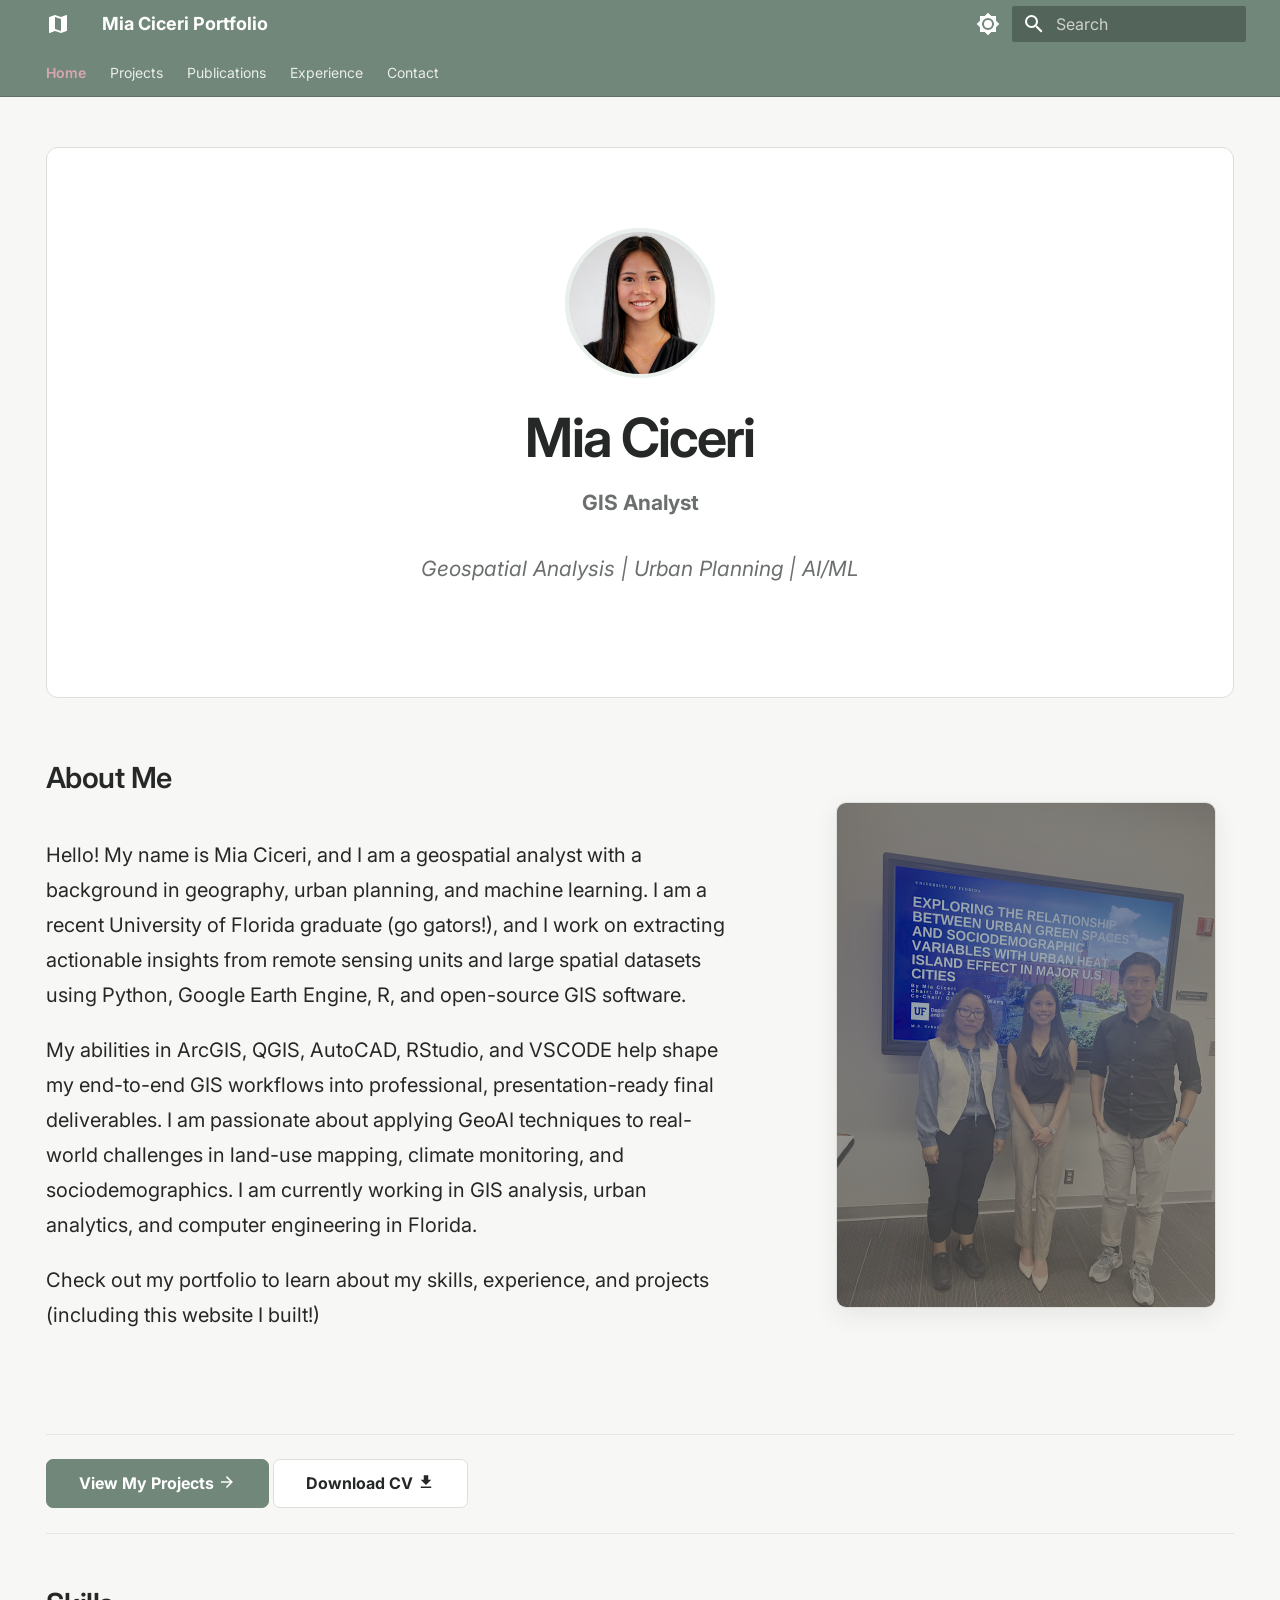
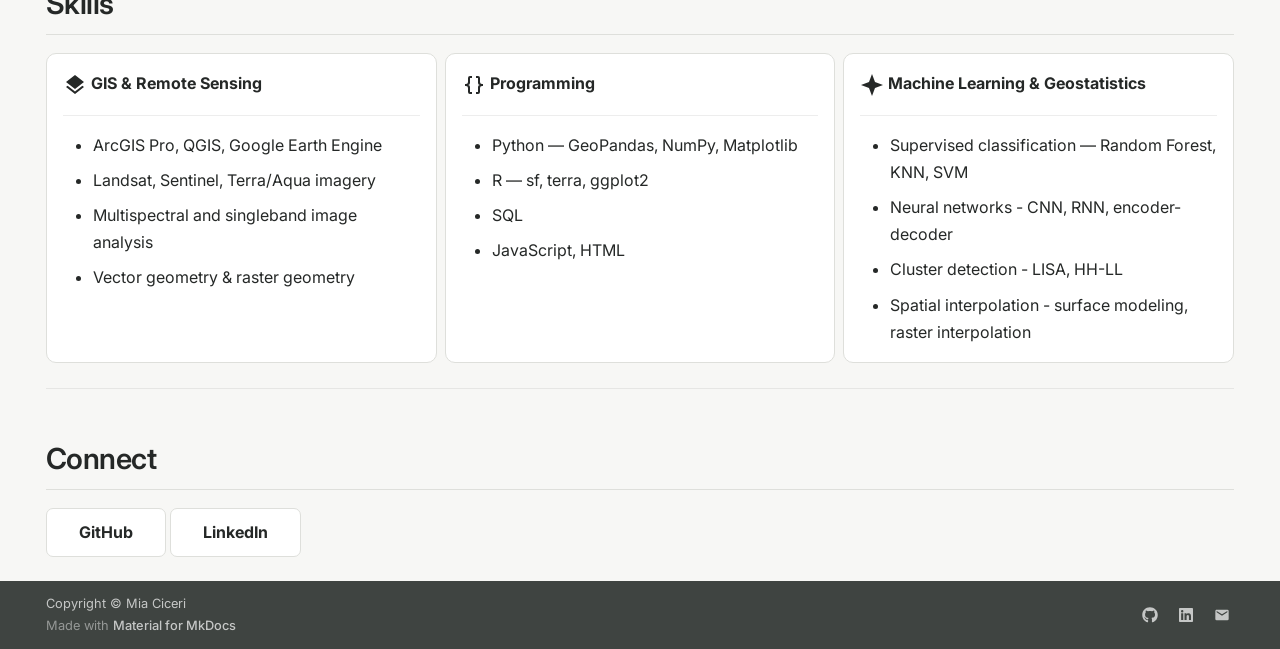
<file: index.html>
<!doctype html>
<html lang="en" class="no-js">
  <head>
    
      <meta charset="utf-8">
      <meta name="viewport" content="width=device-width,initial-scale=1">
      
        <meta name="description" content="Portfolio of Mia Ciceri — GIS, Remote Sensing, and Spatial Data Science">
      
      
        <meta name="author" content="Mia Ciceri">
      
      
      
      
        <link rel="next" href="projects/">
      
      
        
      
      
      <link rel="icon" href="assets/images/favicon.png">
      <meta name="generator" content="mkdocs-1.6.1, mkdocs-material-9.7.7">
    
    
      
        <title>Mia Ciceri Portfolio</title>
      
    
    
      <link rel="stylesheet" href="assets/stylesheets/main.ec1eaa64.min.css">
      
        
        <link rel="stylesheet" href="assets/stylesheets/palette.ab4e12ef.min.css">
      
      


    
    
      
    
    
      
        
        
        <link rel="preconnect" href="https://fonts.gstatic.com" crossorigin>
        <link rel="stylesheet" href="https://fonts.googleapis.com/css?family=Inter:300,300i,400,400i,700,700i%7CJetBrains+Mono:400,400i,700,700i&display=fallback">
        <style>:root{--md-text-font:"Inter";--md-code-font:"JetBrains Mono"}</style>
      
    
    
      <link rel="stylesheet" href="assets/css/extra.css">
    
    <script>__md_scope=new URL(".",location),__md_hash=e=>[...e].reduce(((e,_)=>(e<<5)-e+_.charCodeAt(0)),0),__md_get=(e,_=localStorage,t=__md_scope)=>JSON.parse(_.getItem(t.pathname+"."+e)),__md_set=(e,_,t=localStorage,a=__md_scope)=>{try{t.setItem(a.pathname+"."+e,JSON.stringify(_))}catch(e){}}</script>
    
      

    
    
  </head>
  
  
    
    
      
    
    
    
    
    <body dir="ltr" data-md-color-scheme="default" data-md-color-primary="custom" data-md-color-accent="custom">
  
    
    <input class="md-toggle" data-md-toggle="drawer" type="checkbox" id="__drawer" autocomplete="off">
    <input class="md-toggle" data-md-toggle="search" type="checkbox" id="__search" autocomplete="off">
    <label class="md-overlay" for="__drawer"></label>
    <div data-md-component="skip">
      
        
        <a href="#about-me" class="md-skip">
          Skip to content
        </a>
      
    </div>
    <div data-md-component="announce">
      
    </div>
    
    
      

<header class="md-header" data-md-component="header">
  <nav class="md-header__inner md-grid" aria-label="Header">
    <a href="." title="Mia Ciceri Portfolio" class="md-header__button md-logo" aria-label="Mia Ciceri Portfolio" data-md-component="logo">
      
  
  <svg xmlns="http://www.w3.org/2000/svg" viewBox="0 0 24 24"><path d="m15 19-6-2.11V5l6 2.11M20.5 3h-.16L15 5.1 9 3 3.36 4.9c-.21.07-.36.25-.36.48V20.5a.5.5 0 0 0 .5.5c.05 0 .11 0 .16-.03L9 18.9l6 2.1 5.64-1.9c.21-.1.36-.25.36-.48V3.5a.5.5 0 0 0-.5-.5"/></svg>

    </a>
    <label class="md-header__button md-icon" for="__drawer">
      
      <svg xmlns="http://www.w3.org/2000/svg" viewBox="0 0 24 24"><path d="M3 6h18v2H3zm0 5h18v2H3zm0 5h18v2H3z"/></svg>
    </label>
    <div class="md-header__title" data-md-component="header-title">
      <div class="md-header__ellipsis">
        <div class="md-header__topic">
          <span class="md-ellipsis">
            Mia Ciceri Portfolio
          </span>
        </div>
        <div class="md-header__topic" data-md-component="header-topic">
          <span class="md-ellipsis">
            
              Home
            
          </span>
        </div>
      </div>
    </div>
    
      
        <form class="md-header__option" data-md-component="palette">
  
    
    
    
    <input class="md-option" data-md-color-media="" data-md-color-scheme="default" data-md-color-primary="custom" data-md-color-accent="custom"  aria-label="Switch to dark mode"  type="radio" name="__palette" id="__palette_0">
    
      <label class="md-header__button md-icon" title="Switch to dark mode" for="__palette_1" hidden>
        <svg xmlns="http://www.w3.org/2000/svg" viewBox="0 0 24 24"><path d="M12 8a4 4 0 0 0-4 4 4 4 0 0 0 4 4 4 4 0 0 0 4-4 4 4 0 0 0-4-4m0 10a6 6 0 0 1-6-6 6 6 0 0 1 6-6 6 6 0 0 1 6 6 6 6 0 0 1-6 6m8-9.31V4h-4.69L12 .69 8.69 4H4v4.69L.69 12 4 15.31V20h4.69L12 23.31 15.31 20H20v-4.69L23.31 12z"/></svg>
      </label>
    
  
    
    
    
    <input class="md-option" data-md-color-media="" data-md-color-scheme="slate" data-md-color-primary="custom" data-md-color-accent="custom"  aria-label="Switch to light mode"  type="radio" name="__palette" id="__palette_1">
    
      <label class="md-header__button md-icon" title="Switch to light mode" for="__palette_0" hidden>
        <svg xmlns="http://www.w3.org/2000/svg" viewBox="0 0 24 24"><path d="M12 18c-.89 0-1.74-.2-2.5-.55C11.56 16.5 13 14.42 13 12s-1.44-4.5-3.5-5.45C10.26 6.2 11.11 6 12 6a6 6 0 0 1 6 6 6 6 0 0 1-6 6m8-9.31V4h-4.69L12 .69 8.69 4H4v4.69L.69 12 4 15.31V20h4.69L12 23.31 15.31 20H20v-4.69L23.31 12z"/></svg>
      </label>
    
  
</form>
      
    
    
      <script>var palette=__md_get("__palette");if(palette&&palette.color){if("(prefers-color-scheme)"===palette.color.media){var media=matchMedia("(prefers-color-scheme: light)"),input=document.querySelector(media.matches?"[data-md-color-media='(prefers-color-scheme: light)']":"[data-md-color-media='(prefers-color-scheme: dark)']");palette.color.media=input.getAttribute("data-md-color-media"),palette.color.scheme=input.getAttribute("data-md-color-scheme"),palette.color.primary=input.getAttribute("data-md-color-primary"),palette.color.accent=input.getAttribute("data-md-color-accent")}for(var[key,value]of Object.entries(palette.color))document.body.setAttribute("data-md-color-"+key,value)}</script>
    
    
    
      
      
        <label class="md-header__button md-icon" for="__search">
          
          <svg xmlns="http://www.w3.org/2000/svg" viewBox="0 0 24 24"><path d="M9.5 3A6.5 6.5 0 0 1 16 9.5c0 1.61-.59 3.09-1.56 4.23l.27.27h.79l5 5-1.5 1.5-5-5v-.79l-.27-.27A6.52 6.52 0 0 1 9.5 16 6.5 6.5 0 0 1 3 9.5 6.5 6.5 0 0 1 9.5 3m0 2C7 5 5 7 5 9.5S7 14 9.5 14 14 12 14 9.5 12 5 9.5 5"/></svg>
        </label>
        <div class="md-search" data-md-component="search" role="dialog">
  <label class="md-search__overlay" for="__search"></label>
  <div class="md-search__inner" role="search">
    <form class="md-search__form" name="search">
      <input type="text" class="md-search__input" name="query" aria-label="Search" placeholder="Search" autocapitalize="off" autocorrect="off" autocomplete="off" spellcheck="false" data-md-component="search-query" required>
      <label class="md-search__icon md-icon" for="__search">
        
        <svg xmlns="http://www.w3.org/2000/svg" viewBox="0 0 24 24"><path d="M9.5 3A6.5 6.5 0 0 1 16 9.5c0 1.61-.59 3.09-1.56 4.23l.27.27h.79l5 5-1.5 1.5-5-5v-.79l-.27-.27A6.52 6.52 0 0 1 9.5 16 6.5 6.5 0 0 1 3 9.5 6.5 6.5 0 0 1 9.5 3m0 2C7 5 5 7 5 9.5S7 14 9.5 14 14 12 14 9.5 12 5 9.5 5"/></svg>
        
        <svg xmlns="http://www.w3.org/2000/svg" viewBox="0 0 24 24"><path d="M20 11v2H8l5.5 5.5-1.42 1.42L4.16 12l7.92-7.92L13.5 5.5 8 11z"/></svg>
      </label>
      <nav class="md-search__options" aria-label="Search">
        
        <button type="reset" class="md-search__icon md-icon" title="Clear" aria-label="Clear" tabindex="-1">
          
          <svg xmlns="http://www.w3.org/2000/svg" viewBox="0 0 24 24"><path d="M19 6.41 17.59 5 12 10.59 6.41 5 5 6.41 10.59 12 5 17.59 6.41 19 12 13.41 17.59 19 19 17.59 13.41 12z"/></svg>
        </button>
      </nav>
      
    </form>
    <div class="md-search__output">
      <div class="md-search__scrollwrap" tabindex="0" data-md-scrollfix>
        <div class="md-search-result" data-md-component="search-result">
          <div class="md-search-result__meta">
            Initializing search
          </div>
          <ol class="md-search-result__list" role="presentation"></ol>
        </div>
      </div>
    </div>
  </div>
</div>
      
    
    
  </nav>
  
</header>
    
    <div class="md-container" data-md-component="container">
      
      
        
          
            
<nav class="md-tabs" aria-label="Tabs" data-md-component="tabs">
  <div class="md-grid">
    <ul class="md-tabs__list">
      
        
  
  
  
    
  
  
    <li class="md-tabs__item md-tabs__item--active">
      <a href="." class="md-tabs__link">
        
  
  
    
  
  Home

      </a>
    </li>
  

      
        
  
  
  
  
    
    
      <li class="md-tabs__item">
        <a href="projects/" class="md-tabs__link">
          
  
  
  Projects

        </a>
      </li>
    
  

      
        
  
  
  
  
    <li class="md-tabs__item">
      <a href="publications/" class="md-tabs__link">
        
  
  
    
  
  Publications

      </a>
    </li>
  

      
        
  
  
  
  
    <li class="md-tabs__item">
      <a href="experience/" class="md-tabs__link">
        
  
  
    
  
  Experience

      </a>
    </li>
  

      
        
  
  
  
  
    <li class="md-tabs__item">
      <a href="contact/" class="md-tabs__link">
        
  
  
    
  
  Contact

      </a>
    </li>
  

      
    </ul>
  </div>
</nav>
          
        
      
      <main class="md-main" data-md-component="main">
        <div class="md-main__inner md-grid">
          
            
              
                
              
              <div class="md-sidebar md-sidebar--primary" data-md-component="sidebar" data-md-type="navigation" hidden>
                <div class="md-sidebar__scrollwrap">
                  <div class="md-sidebar__inner">
                    


  


<nav class="md-nav md-nav--primary md-nav--lifted" aria-label="Navigation" data-md-level="0">
  <label class="md-nav__title" for="__drawer">
    <a href="." title="Mia Ciceri Portfolio" class="md-nav__button md-logo" aria-label="Mia Ciceri Portfolio" data-md-component="logo">
      
  
  <svg xmlns="http://www.w3.org/2000/svg" viewBox="0 0 24 24"><path d="m15 19-6-2.11V5l6 2.11M20.5 3h-.16L15 5.1 9 3 3.36 4.9c-.21.07-.36.25-.36.48V20.5a.5.5 0 0 0 .5.5c.05 0 .11 0 .16-.03L9 18.9l6 2.1 5.64-1.9c.21-.1.36-.25.36-.48V3.5a.5.5 0 0 0-.5-.5"/></svg>

    </a>
    Mia Ciceri Portfolio
  </label>
  
  <ul class="md-nav__list" data-md-scrollfix>
    
      
      
  
  
    
  
  
  
    <li class="md-nav__item md-nav__item--active">
      
      <input class="md-nav__toggle md-toggle" type="checkbox" id="__toc">
      
      
      
        <label class="md-nav__link md-nav__link--active" for="__toc">
          
  
  
  <span class="md-ellipsis">
    
  
    Home
  

    
  </span>
  
  

          <span class="md-nav__icon md-icon"></span>
        </label>
      
      <a href="." class="md-nav__link md-nav__link--active">
        
  
  
  <span class="md-ellipsis">
    
  
    Home
  

    
  </span>
  
  

      </a>
      
        

<nav class="md-nav md-nav--secondary" aria-label="Table of contents">
  
  
  
  
    <label class="md-nav__title" for="__toc">
      <span class="md-nav__icon md-icon"></span>
      Table of contents
    </label>
    <ul class="md-nav__list" data-md-component="toc" data-md-scrollfix>
      
        <li class="md-nav__item">
  <a href="#about-me" class="md-nav__link">
    <span class="md-ellipsis">
      
        About Me
      
    </span>
  </a>
  
</li>
      
        <li class="md-nav__item">
  <a href="#skills" class="md-nav__link">
    <span class="md-ellipsis">
      
        Skills
      
    </span>
  </a>
  
</li>
      
        <li class="md-nav__item">
  <a href="#connect" class="md-nav__link">
    <span class="md-ellipsis">
      
        Connect
      
    </span>
  </a>
  
</li>
      
    </ul>
  
</nav>
      
    </li>
  

    
      
      
  
  
  
  
    
    
    
    
      
      
    
    
    <li class="md-nav__item md-nav__item--nested">
      
        
        
        <input class="md-nav__toggle md-toggle " type="checkbox" id="__nav_2" >
        
          
          <label class="md-nav__link" for="__nav_2" id="__nav_2_label" tabindex="0">
            
  
  
  <span class="md-ellipsis">
    
  
    Projects
  

    
  </span>
  
  

            <span class="md-nav__icon md-icon"></span>
          </label>
        
        <nav class="md-nav" data-md-level="1" aria-labelledby="__nav_2_label" aria-expanded="false">
          <label class="md-nav__title" for="__nav_2">
            <span class="md-nav__icon md-icon"></span>
            
  
    Projects
  

          </label>
          <ul class="md-nav__list" data-md-scrollfix>
            
              
                
  
  
  
  
    <li class="md-nav__item">
      <a href="projects/" class="md-nav__link">
        
  
  
  <span class="md-ellipsis">
    
  
    All Projects
  

    
  </span>
  
  

      </a>
    </li>
  

              
            
              
                
  
  
  
  
    <li class="md-nav__item">
      <a href="projects/urp6224.md" class="md-nav__link">
        
  
  
  <span class="md-ellipsis">
    
  
    Urban Greenery and Urban Heat Island Effect
  

    
  </span>
  
  

      </a>
    </li>
  

              
            
              
                
  
  
  
  
    <li class="md-nav__item">
      <a href="projects/gis6116/" class="md-nav__link">
        
  
  
  <span class="md-ellipsis">
    
  
    Minimum Critical Area Analysis
  

    
  </span>
  
  

      </a>
    </li>
  

              
            
              
                
  
  
  
  
    <li class="md-nav__item">
      <a href="projects/sur3323/" class="md-nav__link">
        
  
  
  <span class="md-ellipsis">
    
  
    Subdivision Boundary Survey
  

    
  </span>
  
  

      </a>
    </li>
  

              
            
              
                
  
  
  
  
    <li class="md-nav__item">
      <a href="projects/sample-project/" class="md-nav__link">
        
  
  
  <span class="md-ellipsis">
    
  
    Sample Project
  

    
  </span>
  
  

      </a>
    </li>
  

              
            
              
                
  
  
  
  
    <li class="md-nav__item">
      <a href="projects/sample-notebook/" class="md-nav__link">
        
  
  
  <span class="md-ellipsis">
    
  
    Sample Notebook
  

    
  </span>
  
  

      </a>
    </li>
  

              
            
          </ul>
        </nav>
      
    </li>
  

    
      
      
  
  
  
  
    <li class="md-nav__item">
      <a href="publications/" class="md-nav__link">
        
  
  
  <span class="md-ellipsis">
    
  
    Publications
  

    
  </span>
  
  

      </a>
    </li>
  

    
      
      
  
  
  
  
    <li class="md-nav__item">
      <a href="experience/" class="md-nav__link">
        
  
  
  <span class="md-ellipsis">
    
  
    Experience
  

    
  </span>
  
  

      </a>
    </li>
  

    
      
      
  
  
  
  
    <li class="md-nav__item">
      <a href="contact/" class="md-nav__link">
        
  
  
  <span class="md-ellipsis">
    
  
    Contact
  

    
  </span>
  
  

      </a>
    </li>
  

    
  </ul>
</nav>
                  </div>
                </div>
              </div>
            
            
              
                
              
              <div class="md-sidebar md-sidebar--secondary" data-md-component="sidebar" data-md-type="toc" hidden>
                <div class="md-sidebar__scrollwrap">
                  <div class="md-sidebar__inner">
                    

<nav class="md-nav md-nav--secondary" aria-label="Table of contents">
  
  
  
  
    <label class="md-nav__title" for="__toc">
      <span class="md-nav__icon md-icon"></span>
      Table of contents
    </label>
    <ul class="md-nav__list" data-md-component="toc" data-md-scrollfix>
      
        <li class="md-nav__item">
  <a href="#about-me" class="md-nav__link">
    <span class="md-ellipsis">
      
        About Me
      
    </span>
  </a>
  
</li>
      
        <li class="md-nav__item">
  <a href="#skills" class="md-nav__link">
    <span class="md-ellipsis">
      
        Skills
      
    </span>
  </a>
  
</li>
      
        <li class="md-nav__item">
  <a href="#connect" class="md-nav__link">
    <span class="md-ellipsis">
      
        Connect
      
    </span>
  </a>
  
</li>
      
    </ul>
  
</nav>
                  </div>
                </div>
              </div>
            
          
          
            <div class="md-content" data-md-component="content">
              
              <article class="md-content__inner md-typeset">
                
                  
  




<!--
CHECKLIST FOR THIS PAGE:
- [ ] Edit the skill cards to match your actual skills (add, remove, or rename cards as needed)
- [ ] Update GitHub and LinkedIn links in the Connect section
- [ ] Add your CV PDF to docs/assets/ and update the filename in the Download CV button
-->

<div class="hero">
  <img src="assets/images/profile.png" alt="[Mia Ciceri]" class="profile-photo">
  <h1>Mia Ciceri</h1>
  <p><strong>GIS Analyst</strong></p>
  <p><em>Geospatial Analysis | Urban Planning | AI/ML</em></p>
</div>

<div class="about-section">
<div class="about-text">
<h2 id="about-me">About Me</h2>
<p>
    Hello! My name is Mia Ciceri, and I am a geospatial analyst with a background in geography, urban planning, and machine learning. I am a recent University of Florida graduate (go gators!), and I work on extracting actionable insights from remote sensing units and large spatial datasets using Python, Google Earth Engine, R, and open-source GIS software.
  </p>
<p>
    My abilities in ArcGIS, QGIS, AutoCAD, RStudio, and VSCODE help shape my end-to-end GIS workflows into professional, presentation-ready final deliverables. I am passionate about applying GeoAI techniques to real-world challenges in land-use mapping, climate monitoring, and sociodemographics. I am currently working in GIS analysis, urban analytics, and computer engineering in Florida.
  </p>
<p>
    Check out my portfolio to learn about my skills, experience, and projects (including this website I built!)
  </p>
</div>
<div class="about-image">
  <img src="assets/images/about.png" alt="About">
</div>
</div>
<hr />
<p><a class="md-button md-button--primary" href="projects/">View My Projects <span class="twemoji"><svg xmlns="http://www.w3.org/2000/svg" viewBox="0 0 24 24"><path d="M4 11v2h12l-5.5 5.5 1.42 1.42L19.84 12l-7.92-7.92L10.5 5.5 16 11z"/></svg></span></a>
<a class="md-button" href="assets/CV.pdf">Download CV <span class="twemoji"><svg xmlns="http://www.w3.org/2000/svg" viewBox="0 0 24 24"><path d="M5 20h14v-2H5m14-9h-4V3H9v6H5l7 7z"/></svg></span></a></p>
<hr />
<h2 id="skills">Skills</h2>
<div class="grid cards">
<ul>
<li>
<p><span class="twemoji lg middle"><svg xmlns="http://www.w3.org/2000/svg" viewBox="0 0 24 24"><path d="m12 16 7.36-5.73L21 9l-9-7-9 7 1.63 1.27M12 18.54l-7.38-5.73L3 14.07l9 7 9-7-1.63-1.27z"/></svg></span> <strong>GIS &amp; Remote Sensing</strong></p>
<hr />
<ul>
<li>ArcGIS Pro, QGIS, Google Earth Engine</li>
<li>Landsat, Sentinel, Terra/Aqua imagery</li>
<li>Multispectral and singleband image analysis</li>
<li>Vector geometry &amp; raster geometry</li>
</ul>
</li>
<li>
<p><span class="twemoji lg middle"><svg xmlns="http://www.w3.org/2000/svg" viewBox="0 0 24 24"><path d="M8 3a2 2 0 0 0-2 2v4a2 2 0 0 1-2 2H3v2h1a2 2 0 0 1 2 2v4a2 2 0 0 0 2 2h2v-2H8v-5a2 2 0 0 0-2-2 2 2 0 0 0 2-2V5h2V3m6 0a2 2 0 0 1 2 2v4a2 2 0 0 0 2 2h1v2h-1a2 2 0 0 0-2 2v4a2 2 0 0 1-2 2h-2v-2h2v-5a2 2 0 0 1 2-2 2 2 0 0 1-2-2V5h-2V3z"/></svg></span> <strong>Programming</strong></p>
<hr />
<ul>
<li>Python — GeoPandas, NumPy, Matplotlib</li>
<li>R — sf, terra, ggplot2</li>
<li>SQL</li>
<li>JavaScript, HTML</li>
</ul>
</li>
<li>
<p><span class="twemoji lg middle"><svg xmlns="http://www.w3.org/2000/svg" viewBox="0 0 24 24"><path d="M12 1 9 9l-8 3 8 3 3 8 3-8 8-3-8-3z"/></svg></span> <strong>Machine Learning &amp; Geostatistics</strong></p>
<hr />
<ul>
<li>Supervised classification — Random Forest, KNN, SVM</li>
<li>Neural networks - CNN, RNN, encoder-decoder</li>
<li>Cluster detection - LISA, HH-LL</li>
<li>Spatial interpolation - surface modeling, raster interpolation</li>
</ul>
</li>
</ul>
</div>
<hr />
<h2 id="connect">Connect</h2>
<p><a class="md-button" href="https://github.com/miaciceri">GitHub</a>
<a class="md-button" href="https://linkedin.com/in/mia-ciceri">LinkedIn</a></p>







  
  




  



                
              </article>
            </div>
          
          
<script>var target=document.getElementById(location.hash.slice(1));target&&target.name&&(target.checked=target.name.startsWith("__tabbed_"))</script>
        </div>
        
          <button type="button" class="md-top md-icon" data-md-component="top" hidden>
  
  <svg xmlns="http://www.w3.org/2000/svg" viewBox="0 0 24 24"><path d="M13 20h-2V8l-5.5 5.5-1.42-1.42L12 4.16l7.92 7.92-1.42 1.42L13 8z"/></svg>
  Back to top
</button>
        
      </main>
      
        <footer class="md-footer">
  
  <div class="md-footer-meta md-typeset">
    <div class="md-footer-meta__inner md-grid">
      <div class="md-copyright">
  
    <div class="md-copyright__highlight">
      Copyright &copy; Mia Ciceri
    </div>
  
  
    Made with
    <a href="https://squidfunk.github.io/mkdocs-material/" target="_blank" rel="noopener">
      Material for MkDocs
    </a>
  
</div>
      
        
<div class="md-social">
  
    
    
    
    
      
      
    
    <a href="https://github.com/miaciceri" target="_blank" rel="noopener" title="github.com" class="md-social__link">
      <svg xmlns="http://www.w3.org/2000/svg" viewBox="0 0 512 512"><!--! Font Awesome Free 7.1.0 by @fontawesome - https://fontawesome.com License - https://fontawesome.com/license/free (Icons: CC BY 4.0, Fonts: SIL OFL 1.1, Code: MIT License) Copyright 2025 Fonticons, Inc.--><path d="M173.9 397.4c0 2-2.3 3.6-5.2 3.6-3.3.3-5.6-1.3-5.6-3.6 0-2 2.3-3.6 5.2-3.6 3-.3 5.6 1.3 5.6 3.6m-31.1-4.5c-.7 2 1.3 4.3 4.3 4.9 2.6 1 5.6 0 6.2-2s-1.3-4.3-4.3-5.2c-2.6-.7-5.5.3-6.2 2.3m44.2-1.7c-2.9.7-4.9 2.6-4.6 4.9.3 2 2.9 3.3 5.9 2.6 2.9-.7 4.9-2.6 4.6-4.6-.3-1.9-3-3.2-5.9-2.9M252.8 8C114.1 8 8 113.3 8 252c0 110.9 69.8 205.8 169.5 239.2 12.8 2.3 17.3-5.6 17.3-12.1 0-6.2-.3-40.4-.3-61.4 0 0-70 15-84.7-29.8 0 0-11.4-29.1-27.8-36.6 0 0-22.9-15.7 1.6-15.4 0 0 24.9 2 38.6 25.8 21.9 38.6 58.6 27.5 72.9 20.9 2.3-16 8.8-27.1 16-33.7-55.9-6.2-112.3-14.3-112.3-110.5 0-27.5 7.6-41.3 23.6-58.9-2.6-6.5-11.1-33.3 2.6-67.9 20.9-6.5 69 27 69 27 20-5.6 41.5-8.5 62.8-8.5s42.8 2.9 62.8 8.5c0 0 48.1-33.6 69-27 13.7 34.7 5.2 61.4 2.6 67.9 16 17.7 25.8 31.5 25.8 58.9 0 96.5-58.9 104.2-114.8 110.5 9.2 7.9 17 22.9 17 46.4 0 33.7-.3 75.4-.3 83.6 0 6.5 4.6 14.4 17.3 12.1C436.2 457.8 504 362.9 504 252 504 113.3 391.5 8 252.8 8M105.2 352.9c-1.3 1-1 3.3.7 5.2 1.6 1.6 3.9 2.3 5.2 1 1.3-1 1-3.3-.7-5.2-1.6-1.6-3.9-2.3-5.2-1m-10.8-8.1c-.7 1.3.3 2.9 2.3 3.9 1.6 1 3.6.7 4.3-.7.7-1.3-.3-2.9-2.3-3.9-2-.6-3.6-.3-4.3.7m32.4 35.6c-1.6 1.3-1 4.3 1.3 6.2 2.3 2.3 5.2 2.6 6.5 1 1.3-1.3.7-4.3-1.3-6.2-2.2-2.3-5.2-2.6-6.5-1m-11.4-14.7c-1.6 1-1.6 3.6 0 5.9s4.3 3.3 5.6 2.3c1.6-1.3 1.6-3.9 0-6.2-1.4-2.3-4-3.3-5.6-2"/></svg>
    </a>
  
    
    
    
    
      
      
    
    <a href="https://linkedin.com/in/miaciceri" target="_blank" rel="noopener" title="linkedin.com" class="md-social__link">
      <svg xmlns="http://www.w3.org/2000/svg" viewBox="0 0 448 512"><!--! Font Awesome Free 7.1.0 by @fontawesome - https://fontawesome.com License - https://fontawesome.com/license/free (Icons: CC BY 4.0, Fonts: SIL OFL 1.1, Code: MIT License) Copyright 2025 Fonticons, Inc.--><path d="M416 32H31.9C14.3 32 0 46.5 0 64.3v383.4C0 465.5 14.3 480 31.9 480H416c17.6 0 32-14.5 32-32.3V64.3c0-17.8-14.4-32.3-32-32.3M135.4 416H69V202.2h66.5V416zM102.2 96a38.5 38.5 0 1 1 0 77 38.5 38.5 0 1 1 0-77m282.1 320h-66.4V312c0-24.8-.5-56.7-34.5-56.7-34.6 0-39.9 27-39.9 54.9V416h-66.4V202.2h63.7v29.2h.9c8.9-16.8 30.6-34.5 62.9-34.5 67.2 0 79.7 44.3 79.7 101.9z"/></svg>
    </a>
  
    
    
    
    
    <a href="mailto:mljciceri@gmail.com" target="_blank" rel="noopener" title="" class="md-social__link">
      <svg xmlns="http://www.w3.org/2000/svg" viewBox="0 0 24 24"><path d="m20 8-8 5-8-5V6l8 5 8-5m0-2H4c-1.11 0-2 .89-2 2v12a2 2 0 0 0 2 2h16a2 2 0 0 0 2-2V6a2 2 0 0 0-2-2"/></svg>
    </a>
  
</div>
      
    </div>
  </div>
</footer>
      
    </div>
    <div class="md-dialog" data-md-component="dialog">
      <div class="md-dialog__inner md-typeset"></div>
    </div>
    
    
    
      
      
      <script id="__config" type="application/json">{"annotate": null, "base": ".", "features": ["navigation.tabs", "navigation.top", "navigation.instant", "navigation.tracking", "content.code.copy"], "search": "assets/javascripts/workers/search.2c215733.min.js", "tags": null, "translations": {"clipboard.copied": "Copied to clipboard", "clipboard.copy": "Copy to clipboard", "search.result.more.one": "1 more on this page", "search.result.more.other": "# more on this page", "search.result.none": "No matching documents", "search.result.one": "1 matching document", "search.result.other": "# matching documents", "search.result.placeholder": "Type to start searching", "search.result.term.missing": "Missing", "select.version": "Select version"}, "version": null}</script>
    
    
      <script src="assets/javascripts/bundle.d7400e89.min.js"></script>
      
    
  </body>
</html>
</file>
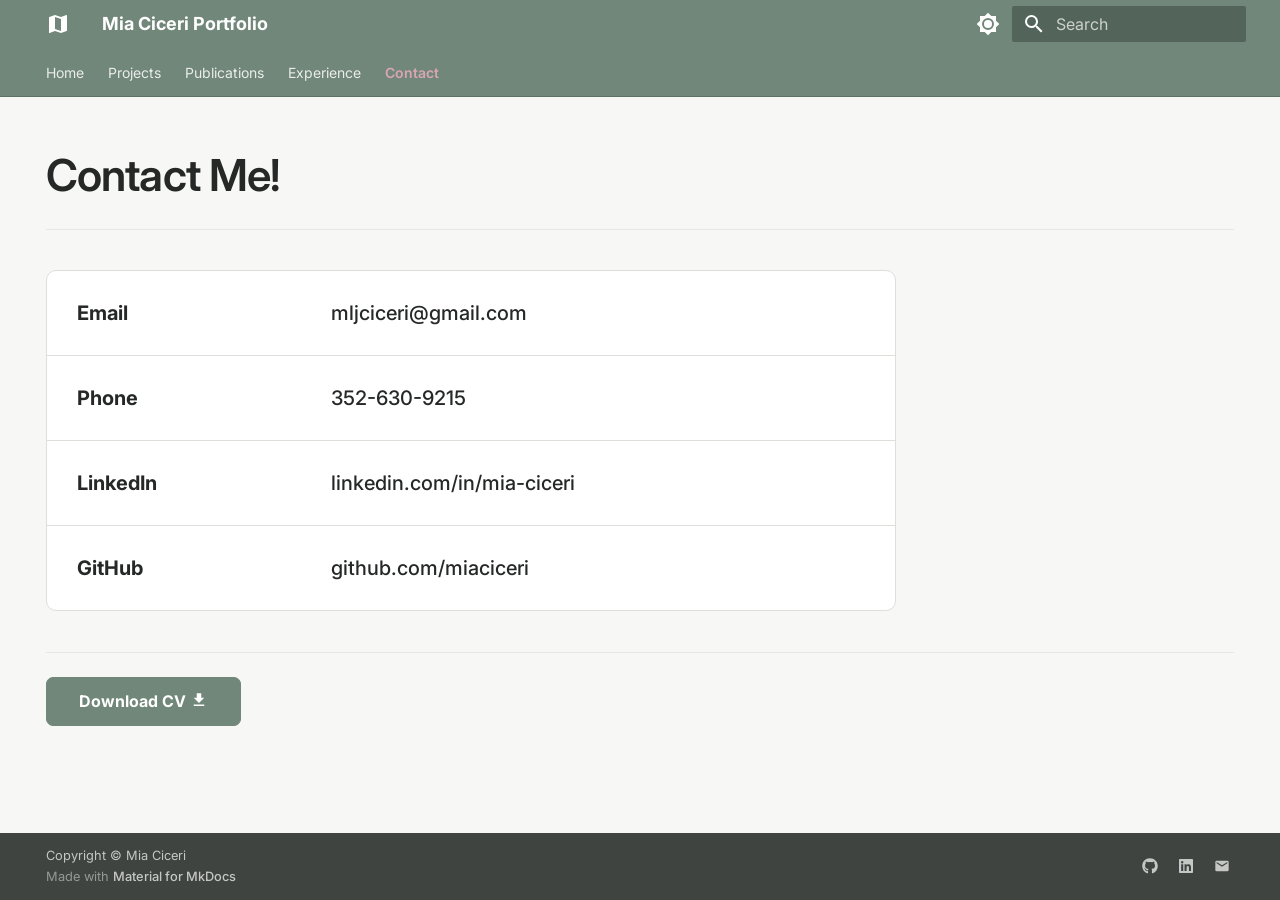
<file: contact/index.html>
<!doctype html>
<html lang="en" class="no-js">
  <head>
    
      <meta charset="utf-8">
      <meta name="viewport" content="width=device-width,initial-scale=1">
      
        <meta name="description" content="Portfolio of Mia Ciceri — GIS, Remote Sensing, and Spatial Data Science">
      
      
        <meta name="author" content="Mia Ciceri">
      
      
      
        <link rel="prev" href="../experience/">
      
      
      
        
      
      
      <link rel="icon" href="../assets/images/favicon.png">
      <meta name="generator" content="mkdocs-1.6.1, mkdocs-material-9.7.7">
    
    
      
        <title>Contact - Mia Ciceri Portfolio</title>
      
    
    
      <link rel="stylesheet" href="../assets/stylesheets/main.ec1eaa64.min.css">
      
        
        <link rel="stylesheet" href="../assets/stylesheets/palette.ab4e12ef.min.css">
      
      


    
    
      
    
    
      
        
        
        <link rel="preconnect" href="https://fonts.gstatic.com" crossorigin>
        <link rel="stylesheet" href="https://fonts.googleapis.com/css?family=Inter:300,300i,400,400i,700,700i%7CJetBrains+Mono:400,400i,700,700i&display=fallback">
        <style>:root{--md-text-font:"Inter";--md-code-font:"JetBrains Mono"}</style>
      
    
    
      <link rel="stylesheet" href="../assets/css/extra.css">
    
    <script>__md_scope=new URL("..",location),__md_hash=e=>[...e].reduce(((e,_)=>(e<<5)-e+_.charCodeAt(0)),0),__md_get=(e,_=localStorage,t=__md_scope)=>JSON.parse(_.getItem(t.pathname+"."+e)),__md_set=(e,_,t=localStorage,a=__md_scope)=>{try{t.setItem(a.pathname+"."+e,JSON.stringify(_))}catch(e){}}</script>
    
      

    
    
  </head>
  
  
    
    
      
    
    
    
    
    <body dir="ltr" data-md-color-scheme="default" data-md-color-primary="custom" data-md-color-accent="custom">
  
    
    <input class="md-toggle" data-md-toggle="drawer" type="checkbox" id="__drawer" autocomplete="off">
    <input class="md-toggle" data-md-toggle="search" type="checkbox" id="__search" autocomplete="off">
    <label class="md-overlay" for="__drawer"></label>
    <div data-md-component="skip">
      
        
        <a href="#contact-me" class="md-skip">
          Skip to content
        </a>
      
    </div>
    <div data-md-component="announce">
      
    </div>
    
    
      

<header class="md-header" data-md-component="header">
  <nav class="md-header__inner md-grid" aria-label="Header">
    <a href=".." title="Mia Ciceri Portfolio" class="md-header__button md-logo" aria-label="Mia Ciceri Portfolio" data-md-component="logo">
      
  
  <svg xmlns="http://www.w3.org/2000/svg" viewBox="0 0 24 24"><path d="m15 19-6-2.11V5l6 2.11M20.5 3h-.16L15 5.1 9 3 3.36 4.9c-.21.07-.36.25-.36.48V20.5a.5.5 0 0 0 .5.5c.05 0 .11 0 .16-.03L9 18.9l6 2.1 5.64-1.9c.21-.1.36-.25.36-.48V3.5a.5.5 0 0 0-.5-.5"/></svg>

    </a>
    <label class="md-header__button md-icon" for="__drawer">
      
      <svg xmlns="http://www.w3.org/2000/svg" viewBox="0 0 24 24"><path d="M3 6h18v2H3zm0 5h18v2H3zm0 5h18v2H3z"/></svg>
    </label>
    <div class="md-header__title" data-md-component="header-title">
      <div class="md-header__ellipsis">
        <div class="md-header__topic">
          <span class="md-ellipsis">
            Mia Ciceri Portfolio
          </span>
        </div>
        <div class="md-header__topic" data-md-component="header-topic">
          <span class="md-ellipsis">
            
              Contact
            
          </span>
        </div>
      </div>
    </div>
    
      
        <form class="md-header__option" data-md-component="palette">
  
    
    
    
    <input class="md-option" data-md-color-media="" data-md-color-scheme="default" data-md-color-primary="custom" data-md-color-accent="custom"  aria-label="Switch to dark mode"  type="radio" name="__palette" id="__palette_0">
    
      <label class="md-header__button md-icon" title="Switch to dark mode" for="__palette_1" hidden>
        <svg xmlns="http://www.w3.org/2000/svg" viewBox="0 0 24 24"><path d="M12 8a4 4 0 0 0-4 4 4 4 0 0 0 4 4 4 4 0 0 0 4-4 4 4 0 0 0-4-4m0 10a6 6 0 0 1-6-6 6 6 0 0 1 6-6 6 6 0 0 1 6 6 6 6 0 0 1-6 6m8-9.31V4h-4.69L12 .69 8.69 4H4v4.69L.69 12 4 15.31V20h4.69L12 23.31 15.31 20H20v-4.69L23.31 12z"/></svg>
      </label>
    
  
    
    
    
    <input class="md-option" data-md-color-media="" data-md-color-scheme="slate" data-md-color-primary="custom" data-md-color-accent="custom"  aria-label="Switch to light mode"  type="radio" name="__palette" id="__palette_1">
    
      <label class="md-header__button md-icon" title="Switch to light mode" for="__palette_0" hidden>
        <svg xmlns="http://www.w3.org/2000/svg" viewBox="0 0 24 24"><path d="M12 18c-.89 0-1.74-.2-2.5-.55C11.56 16.5 13 14.42 13 12s-1.44-4.5-3.5-5.45C10.26 6.2 11.11 6 12 6a6 6 0 0 1 6 6 6 6 0 0 1-6 6m8-9.31V4h-4.69L12 .69 8.69 4H4v4.69L.69 12 4 15.31V20h4.69L12 23.31 15.31 20H20v-4.69L23.31 12z"/></svg>
      </label>
    
  
</form>
      
    
    
      <script>var palette=__md_get("__palette");if(palette&&palette.color){if("(prefers-color-scheme)"===palette.color.media){var media=matchMedia("(prefers-color-scheme: light)"),input=document.querySelector(media.matches?"[data-md-color-media='(prefers-color-scheme: light)']":"[data-md-color-media='(prefers-color-scheme: dark)']");palette.color.media=input.getAttribute("data-md-color-media"),palette.color.scheme=input.getAttribute("data-md-color-scheme"),palette.color.primary=input.getAttribute("data-md-color-primary"),palette.color.accent=input.getAttribute("data-md-color-accent")}for(var[key,value]of Object.entries(palette.color))document.body.setAttribute("data-md-color-"+key,value)}</script>
    
    
    
      
      
        <label class="md-header__button md-icon" for="__search">
          
          <svg xmlns="http://www.w3.org/2000/svg" viewBox="0 0 24 24"><path d="M9.5 3A6.5 6.5 0 0 1 16 9.5c0 1.61-.59 3.09-1.56 4.23l.27.27h.79l5 5-1.5 1.5-5-5v-.79l-.27-.27A6.52 6.52 0 0 1 9.5 16 6.5 6.5 0 0 1 3 9.5 6.5 6.5 0 0 1 9.5 3m0 2C7 5 5 7 5 9.5S7 14 9.5 14 14 12 14 9.5 12 5 9.5 5"/></svg>
        </label>
        <div class="md-search" data-md-component="search" role="dialog">
  <label class="md-search__overlay" for="__search"></label>
  <div class="md-search__inner" role="search">
    <form class="md-search__form" name="search">
      <input type="text" class="md-search__input" name="query" aria-label="Search" placeholder="Search" autocapitalize="off" autocorrect="off" autocomplete="off" spellcheck="false" data-md-component="search-query" required>
      <label class="md-search__icon md-icon" for="__search">
        
        <svg xmlns="http://www.w3.org/2000/svg" viewBox="0 0 24 24"><path d="M9.5 3A6.5 6.5 0 0 1 16 9.5c0 1.61-.59 3.09-1.56 4.23l.27.27h.79l5 5-1.5 1.5-5-5v-.79l-.27-.27A6.52 6.52 0 0 1 9.5 16 6.5 6.5 0 0 1 3 9.5 6.5 6.5 0 0 1 9.5 3m0 2C7 5 5 7 5 9.5S7 14 9.5 14 14 12 14 9.5 12 5 9.5 5"/></svg>
        
        <svg xmlns="http://www.w3.org/2000/svg" viewBox="0 0 24 24"><path d="M20 11v2H8l5.5 5.5-1.42 1.42L4.16 12l7.92-7.92L13.5 5.5 8 11z"/></svg>
      </label>
      <nav class="md-search__options" aria-label="Search">
        
        <button type="reset" class="md-search__icon md-icon" title="Clear" aria-label="Clear" tabindex="-1">
          
          <svg xmlns="http://www.w3.org/2000/svg" viewBox="0 0 24 24"><path d="M19 6.41 17.59 5 12 10.59 6.41 5 5 6.41 10.59 12 5 17.59 6.41 19 12 13.41 17.59 19 19 17.59 13.41 12z"/></svg>
        </button>
      </nav>
      
    </form>
    <div class="md-search__output">
      <div class="md-search__scrollwrap" tabindex="0" data-md-scrollfix>
        <div class="md-search-result" data-md-component="search-result">
          <div class="md-search-result__meta">
            Initializing search
          </div>
          <ol class="md-search-result__list" role="presentation"></ol>
        </div>
      </div>
    </div>
  </div>
</div>
      
    
    
  </nav>
  
</header>
    
    <div class="md-container" data-md-component="container">
      
      
        
          
            
<nav class="md-tabs" aria-label="Tabs" data-md-component="tabs">
  <div class="md-grid">
    <ul class="md-tabs__list">
      
        
  
  
  
  
    <li class="md-tabs__item">
      <a href=".." class="md-tabs__link">
        
  
  
    
  
  Home

      </a>
    </li>
  

      
        
  
  
  
  
    
    
      <li class="md-tabs__item">
        <a href="../projects/" class="md-tabs__link">
          
  
  
  Projects

        </a>
      </li>
    
  

      
        
  
  
  
  
    <li class="md-tabs__item">
      <a href="../publications/" class="md-tabs__link">
        
  
  
    
  
  Publications

      </a>
    </li>
  

      
        
  
  
  
  
    <li class="md-tabs__item">
      <a href="../experience/" class="md-tabs__link">
        
  
  
    
  
  Experience

      </a>
    </li>
  

      
        
  
  
  
    
  
  
    <li class="md-tabs__item md-tabs__item--active">
      <a href="./" class="md-tabs__link">
        
  
  
    
  
  Contact

      </a>
    </li>
  

      
    </ul>
  </div>
</nav>
          
        
      
      <main class="md-main" data-md-component="main">
        <div class="md-main__inner md-grid">
          
            
              
                
              
              <div class="md-sidebar md-sidebar--primary" data-md-component="sidebar" data-md-type="navigation" hidden>
                <div class="md-sidebar__scrollwrap">
                  <div class="md-sidebar__inner">
                    


  


<nav class="md-nav md-nav--primary md-nav--lifted" aria-label="Navigation" data-md-level="0">
  <label class="md-nav__title" for="__drawer">
    <a href=".." title="Mia Ciceri Portfolio" class="md-nav__button md-logo" aria-label="Mia Ciceri Portfolio" data-md-component="logo">
      
  
  <svg xmlns="http://www.w3.org/2000/svg" viewBox="0 0 24 24"><path d="m15 19-6-2.11V5l6 2.11M20.5 3h-.16L15 5.1 9 3 3.36 4.9c-.21.07-.36.25-.36.48V20.5a.5.5 0 0 0 .5.5c.05 0 .11 0 .16-.03L9 18.9l6 2.1 5.64-1.9c.21-.1.36-.25.36-.48V3.5a.5.5 0 0 0-.5-.5"/></svg>

    </a>
    Mia Ciceri Portfolio
  </label>
  
  <ul class="md-nav__list" data-md-scrollfix>
    
      
      
  
  
  
  
    <li class="md-nav__item">
      <a href=".." class="md-nav__link">
        
  
  
  <span class="md-ellipsis">
    
  
    Home
  

    
  </span>
  
  

      </a>
    </li>
  

    
      
      
  
  
  
  
    
    
    
    
      
      
    
    
    <li class="md-nav__item md-nav__item--nested">
      
        
        
        <input class="md-nav__toggle md-toggle " type="checkbox" id="__nav_2" >
        
          
          <label class="md-nav__link" for="__nav_2" id="__nav_2_label" tabindex="0">
            
  
  
  <span class="md-ellipsis">
    
  
    Projects
  

    
  </span>
  
  

            <span class="md-nav__icon md-icon"></span>
          </label>
        
        <nav class="md-nav" data-md-level="1" aria-labelledby="__nav_2_label" aria-expanded="false">
          <label class="md-nav__title" for="__nav_2">
            <span class="md-nav__icon md-icon"></span>
            
  
    Projects
  

          </label>
          <ul class="md-nav__list" data-md-scrollfix>
            
              
                
  
  
  
  
    <li class="md-nav__item">
      <a href="../projects/" class="md-nav__link">
        
  
  
  <span class="md-ellipsis">
    
  
    All Projects
  

    
  </span>
  
  

      </a>
    </li>
  

              
            
              
                
  
  
  
  
    <li class="md-nav__item">
      <a href="../projects/urp6224.md" class="md-nav__link">
        
  
  
  <span class="md-ellipsis">
    
  
    Urban Greenery and Urban Heat Island Effect
  

    
  </span>
  
  

      </a>
    </li>
  

              
            
              
                
  
  
  
  
    <li class="md-nav__item">
      <a href="../projects/gis6116/" class="md-nav__link">
        
  
  
  <span class="md-ellipsis">
    
  
    Minimum Critical Area Analysis
  

    
  </span>
  
  

      </a>
    </li>
  

              
            
              
                
  
  
  
  
    <li class="md-nav__item">
      <a href="../projects/sur3323/" class="md-nav__link">
        
  
  
  <span class="md-ellipsis">
    
  
    Subdivision Boundary Survey
  

    
  </span>
  
  

      </a>
    </li>
  

              
            
              
                
  
  
  
  
    <li class="md-nav__item">
      <a href="../projects/sample-project/" class="md-nav__link">
        
  
  
  <span class="md-ellipsis">
    
  
    Sample Project
  

    
  </span>
  
  

      </a>
    </li>
  

              
            
              
                
  
  
  
  
    <li class="md-nav__item">
      <a href="../projects/sample-notebook/" class="md-nav__link">
        
  
  
  <span class="md-ellipsis">
    
  
    Sample Notebook
  

    
  </span>
  
  

      </a>
    </li>
  

              
            
          </ul>
        </nav>
      
    </li>
  

    
      
      
  
  
  
  
    <li class="md-nav__item">
      <a href="../publications/" class="md-nav__link">
        
  
  
  <span class="md-ellipsis">
    
  
    Publications
  

    
  </span>
  
  

      </a>
    </li>
  

    
      
      
  
  
  
  
    <li class="md-nav__item">
      <a href="../experience/" class="md-nav__link">
        
  
  
  <span class="md-ellipsis">
    
  
    Experience
  

    
  </span>
  
  

      </a>
    </li>
  

    
      
      
  
  
    
  
  
  
    <li class="md-nav__item md-nav__item--active">
      
      <input class="md-nav__toggle md-toggle" type="checkbox" id="__toc">
      
      
        
      
      
      <a href="./" class="md-nav__link md-nav__link--active">
        
  
  
  <span class="md-ellipsis">
    
  
    Contact
  

    
  </span>
  
  

      </a>
      
    </li>
  

    
  </ul>
</nav>
                  </div>
                </div>
              </div>
            
            
              
                
              
              <div class="md-sidebar md-sidebar--secondary" data-md-component="sidebar" data-md-type="toc" hidden>
                <div class="md-sidebar__scrollwrap">
                  <div class="md-sidebar__inner">
                    

<nav class="md-nav md-nav--secondary" aria-label="Table of contents">
  
  
  
    
  
  
</nav>
                  </div>
                </div>
              </div>
            
          
          
            <div class="md-content" data-md-component="content">
              
              <article class="md-content__inner md-typeset">
                
                  
  




<h1 id="contact-me">Contact Me!</h1>
<hr />
<table class="contact-table">
  <tr>
    <td><strong>Email</strong></td>
    <td><a href="mailto:mljciceri@gmail.com">mljciceri@gmail.com</a></td>
  </tr>
  <tr>
    <td><strong>Phone</strong></td>
    <td><a href="tel:352-630-9215">352-630-9215</a></td>
  </tr>
  <tr>
    <td><strong>LinkedIn</strong></td>
    <td><a href="https://linkedin.com/in/mia-ciceri">linkedin.com/in/mia-ciceri</a></td>
  </tr>
  <tr>
    <td><strong>GitHub</strong></td>
    <td><a href="https://github.com/miaciceri">github.com/miaciceri</a></td>
  </tr>
</table>

<hr />
<p><a class="md-button md-button--primary" href="../assets/CV.pdf">Download CV <span class="twemoji"><svg xmlns="http://www.w3.org/2000/svg" viewBox="0 0 24 24"><path d="M5 20h14v-2H5m14-9h-4V3H9v6H5l7 7z"/></svg></span></a></p>







  
  




  



                
              </article>
            </div>
          
          
<script>var target=document.getElementById(location.hash.slice(1));target&&target.name&&(target.checked=target.name.startsWith("__tabbed_"))</script>
        </div>
        
          <button type="button" class="md-top md-icon" data-md-component="top" hidden>
  
  <svg xmlns="http://www.w3.org/2000/svg" viewBox="0 0 24 24"><path d="M13 20h-2V8l-5.5 5.5-1.42-1.42L12 4.16l7.92 7.92-1.42 1.42L13 8z"/></svg>
  Back to top
</button>
        
      </main>
      
        <footer class="md-footer">
  
  <div class="md-footer-meta md-typeset">
    <div class="md-footer-meta__inner md-grid">
      <div class="md-copyright">
  
    <div class="md-copyright__highlight">
      Copyright &copy; Mia Ciceri
    </div>
  
  
    Made with
    <a href="https://squidfunk.github.io/mkdocs-material/" target="_blank" rel="noopener">
      Material for MkDocs
    </a>
  
</div>
      
        
<div class="md-social">
  
    
    
    
    
      
      
    
    <a href="https://github.com/miaciceri" target="_blank" rel="noopener" title="github.com" class="md-social__link">
      <svg xmlns="http://www.w3.org/2000/svg" viewBox="0 0 512 512"><!--! Font Awesome Free 7.1.0 by @fontawesome - https://fontawesome.com License - https://fontawesome.com/license/free (Icons: CC BY 4.0, Fonts: SIL OFL 1.1, Code: MIT License) Copyright 2025 Fonticons, Inc.--><path d="M173.9 397.4c0 2-2.3 3.6-5.2 3.6-3.3.3-5.6-1.3-5.6-3.6 0-2 2.3-3.6 5.2-3.6 3-.3 5.6 1.3 5.6 3.6m-31.1-4.5c-.7 2 1.3 4.3 4.3 4.9 2.6 1 5.6 0 6.2-2s-1.3-4.3-4.3-5.2c-2.6-.7-5.5.3-6.2 2.3m44.2-1.7c-2.9.7-4.9 2.6-4.6 4.9.3 2 2.9 3.3 5.9 2.6 2.9-.7 4.9-2.6 4.6-4.6-.3-1.9-3-3.2-5.9-2.9M252.8 8C114.1 8 8 113.3 8 252c0 110.9 69.8 205.8 169.5 239.2 12.8 2.3 17.3-5.6 17.3-12.1 0-6.2-.3-40.4-.3-61.4 0 0-70 15-84.7-29.8 0 0-11.4-29.1-27.8-36.6 0 0-22.9-15.7 1.6-15.4 0 0 24.9 2 38.6 25.8 21.9 38.6 58.6 27.5 72.9 20.9 2.3-16 8.8-27.1 16-33.7-55.9-6.2-112.3-14.3-112.3-110.5 0-27.5 7.6-41.3 23.6-58.9-2.6-6.5-11.1-33.3 2.6-67.9 20.9-6.5 69 27 69 27 20-5.6 41.5-8.5 62.8-8.5s42.8 2.9 62.8 8.5c0 0 48.1-33.6 69-27 13.7 34.7 5.2 61.4 2.6 67.9 16 17.7 25.8 31.5 25.8 58.9 0 96.5-58.9 104.2-114.8 110.5 9.2 7.9 17 22.9 17 46.4 0 33.7-.3 75.4-.3 83.6 0 6.5 4.6 14.4 17.3 12.1C436.2 457.8 504 362.9 504 252 504 113.3 391.5 8 252.8 8M105.2 352.9c-1.3 1-1 3.3.7 5.2 1.6 1.6 3.9 2.3 5.2 1 1.3-1 1-3.3-.7-5.2-1.6-1.6-3.9-2.3-5.2-1m-10.8-8.1c-.7 1.3.3 2.9 2.3 3.9 1.6 1 3.6.7 4.3-.7.7-1.3-.3-2.9-2.3-3.9-2-.6-3.6-.3-4.3.7m32.4 35.6c-1.6 1.3-1 4.3 1.3 6.2 2.3 2.3 5.2 2.6 6.5 1 1.3-1.3.7-4.3-1.3-6.2-2.2-2.3-5.2-2.6-6.5-1m-11.4-14.7c-1.6 1-1.6 3.6 0 5.9s4.3 3.3 5.6 2.3c1.6-1.3 1.6-3.9 0-6.2-1.4-2.3-4-3.3-5.6-2"/></svg>
    </a>
  
    
    
    
    
      
      
    
    <a href="https://linkedin.com/in/miaciceri" target="_blank" rel="noopener" title="linkedin.com" class="md-social__link">
      <svg xmlns="http://www.w3.org/2000/svg" viewBox="0 0 448 512"><!--! Font Awesome Free 7.1.0 by @fontawesome - https://fontawesome.com License - https://fontawesome.com/license/free (Icons: CC BY 4.0, Fonts: SIL OFL 1.1, Code: MIT License) Copyright 2025 Fonticons, Inc.--><path d="M416 32H31.9C14.3 32 0 46.5 0 64.3v383.4C0 465.5 14.3 480 31.9 480H416c17.6 0 32-14.5 32-32.3V64.3c0-17.8-14.4-32.3-32-32.3M135.4 416H69V202.2h66.5V416zM102.2 96a38.5 38.5 0 1 1 0 77 38.5 38.5 0 1 1 0-77m282.1 320h-66.4V312c0-24.8-.5-56.7-34.5-56.7-34.6 0-39.9 27-39.9 54.9V416h-66.4V202.2h63.7v29.2h.9c8.9-16.8 30.6-34.5 62.9-34.5 67.2 0 79.7 44.3 79.7 101.9z"/></svg>
    </a>
  
    
    
    
    
    <a href="mailto:mljciceri@gmail.com" target="_blank" rel="noopener" title="" class="md-social__link">
      <svg xmlns="http://www.w3.org/2000/svg" viewBox="0 0 24 24"><path d="m20 8-8 5-8-5V6l8 5 8-5m0-2H4c-1.11 0-2 .89-2 2v12a2 2 0 0 0 2 2h16a2 2 0 0 0 2-2V6a2 2 0 0 0-2-2"/></svg>
    </a>
  
</div>
      
    </div>
  </div>
</footer>
      
    </div>
    <div class="md-dialog" data-md-component="dialog">
      <div class="md-dialog__inner md-typeset"></div>
    </div>
    
    
    
      
      
      <script id="__config" type="application/json">{"annotate": null, "base": "..", "features": ["navigation.tabs", "navigation.top", "navigation.instant", "navigation.tracking", "content.code.copy"], "search": "../assets/javascripts/workers/search.2c215733.min.js", "tags": null, "translations": {"clipboard.copied": "Copied to clipboard", "clipboard.copy": "Copy to clipboard", "search.result.more.one": "1 more on this page", "search.result.more.other": "# more on this page", "search.result.none": "No matching documents", "search.result.one": "1 matching document", "search.result.other": "# matching documents", "search.result.placeholder": "Type to start searching", "search.result.term.missing": "Missing", "select.version": "Select version"}, "version": null}</script>
    
    
      <script src="../assets/javascripts/bundle.d7400e89.min.js"></script>
      
    
  </body>
</html>
</file>
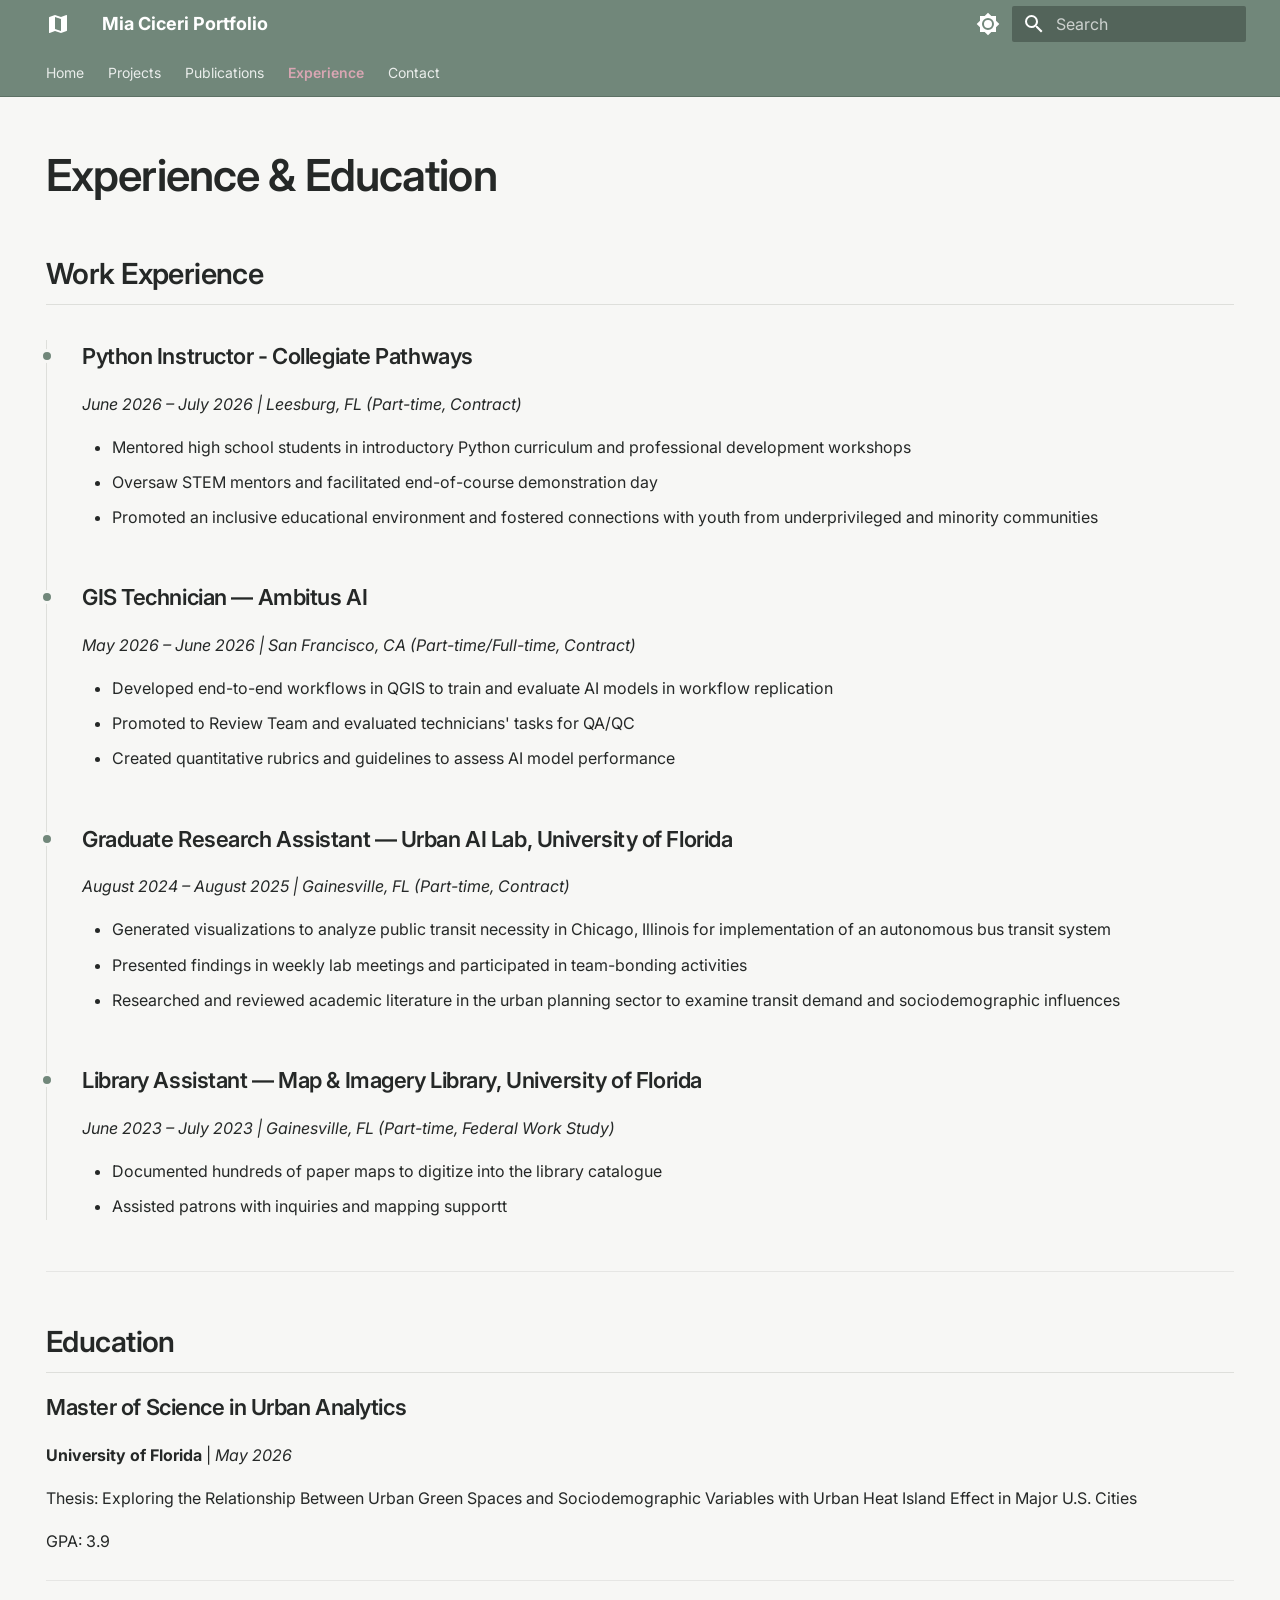
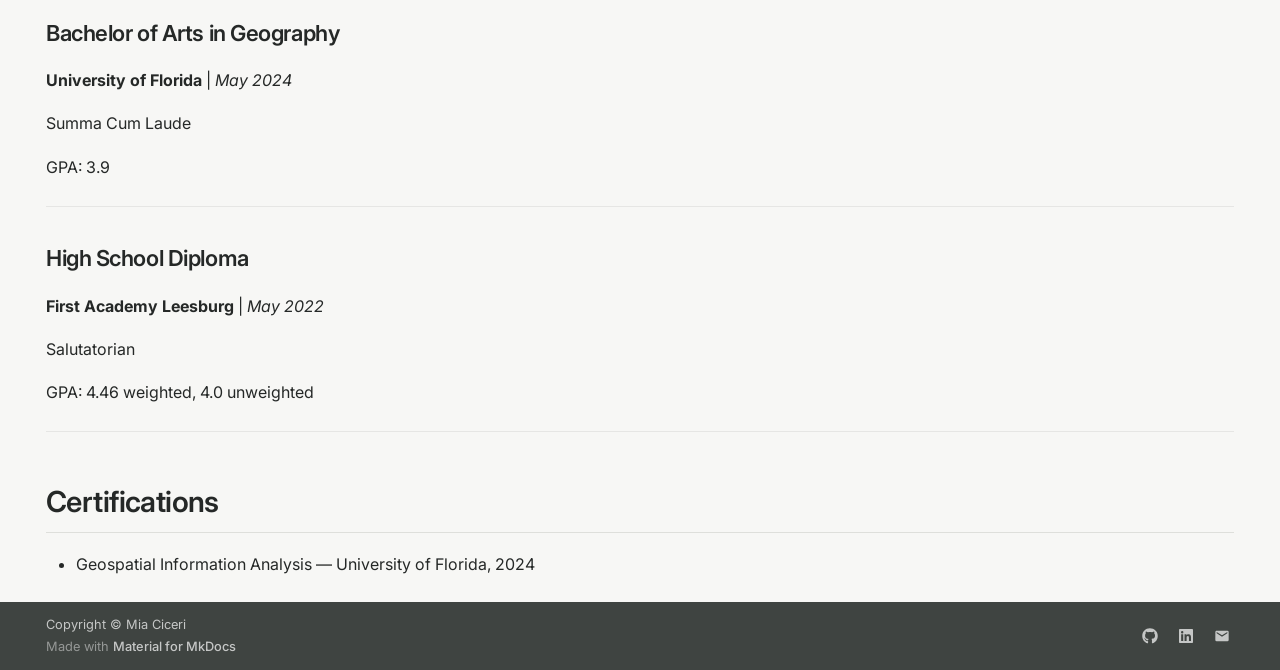
<file: experience/index.html>
<!doctype html>
<html lang="en" class="no-js">
  <head>
    
      <meta charset="utf-8">
      <meta name="viewport" content="width=device-width,initial-scale=1">
      
        <meta name="description" content="Portfolio of Mia Ciceri — GIS, Remote Sensing, and Spatial Data Science">
      
      
        <meta name="author" content="Mia Ciceri">
      
      
      
        <link rel="prev" href="../publications/">
      
      
        <link rel="next" href="../contact/">
      
      
        
      
      
      <link rel="icon" href="../assets/images/favicon.png">
      <meta name="generator" content="mkdocs-1.6.1, mkdocs-material-9.7.7">
    
    
      
        <title>Experience - Mia Ciceri Portfolio</title>
      
    
    
      <link rel="stylesheet" href="../assets/stylesheets/main.ec1eaa64.min.css">
      
        
        <link rel="stylesheet" href="../assets/stylesheets/palette.ab4e12ef.min.css">
      
      


    
    
      
    
    
      
        
        
        <link rel="preconnect" href="https://fonts.gstatic.com" crossorigin>
        <link rel="stylesheet" href="https://fonts.googleapis.com/css?family=Inter:300,300i,400,400i,700,700i%7CJetBrains+Mono:400,400i,700,700i&display=fallback">
        <style>:root{--md-text-font:"Inter";--md-code-font:"JetBrains Mono"}</style>
      
    
    
      <link rel="stylesheet" href="../assets/css/extra.css">
    
    <script>__md_scope=new URL("..",location),__md_hash=e=>[...e].reduce(((e,_)=>(e<<5)-e+_.charCodeAt(0)),0),__md_get=(e,_=localStorage,t=__md_scope)=>JSON.parse(_.getItem(t.pathname+"."+e)),__md_set=(e,_,t=localStorage,a=__md_scope)=>{try{t.setItem(a.pathname+"."+e,JSON.stringify(_))}catch(e){}}</script>
    
      

    
    
  </head>
  
  
    
    
      
    
    
    
    
    <body dir="ltr" data-md-color-scheme="default" data-md-color-primary="custom" data-md-color-accent="custom">
  
    
    <input class="md-toggle" data-md-toggle="drawer" type="checkbox" id="__drawer" autocomplete="off">
    <input class="md-toggle" data-md-toggle="search" type="checkbox" id="__search" autocomplete="off">
    <label class="md-overlay" for="__drawer"></label>
    <div data-md-component="skip">
      
        
        <a href="#experience-education" class="md-skip">
          Skip to content
        </a>
      
    </div>
    <div data-md-component="announce">
      
    </div>
    
    
      

<header class="md-header" data-md-component="header">
  <nav class="md-header__inner md-grid" aria-label="Header">
    <a href=".." title="Mia Ciceri Portfolio" class="md-header__button md-logo" aria-label="Mia Ciceri Portfolio" data-md-component="logo">
      
  
  <svg xmlns="http://www.w3.org/2000/svg" viewBox="0 0 24 24"><path d="m15 19-6-2.11V5l6 2.11M20.5 3h-.16L15 5.1 9 3 3.36 4.9c-.21.07-.36.25-.36.48V20.5a.5.5 0 0 0 .5.5c.05 0 .11 0 .16-.03L9 18.9l6 2.1 5.64-1.9c.21-.1.36-.25.36-.48V3.5a.5.5 0 0 0-.5-.5"/></svg>

    </a>
    <label class="md-header__button md-icon" for="__drawer">
      
      <svg xmlns="http://www.w3.org/2000/svg" viewBox="0 0 24 24"><path d="M3 6h18v2H3zm0 5h18v2H3zm0 5h18v2H3z"/></svg>
    </label>
    <div class="md-header__title" data-md-component="header-title">
      <div class="md-header__ellipsis">
        <div class="md-header__topic">
          <span class="md-ellipsis">
            Mia Ciceri Portfolio
          </span>
        </div>
        <div class="md-header__topic" data-md-component="header-topic">
          <span class="md-ellipsis">
            
              Experience
            
          </span>
        </div>
      </div>
    </div>
    
      
        <form class="md-header__option" data-md-component="palette">
  
    
    
    
    <input class="md-option" data-md-color-media="" data-md-color-scheme="default" data-md-color-primary="custom" data-md-color-accent="custom"  aria-label="Switch to dark mode"  type="radio" name="__palette" id="__palette_0">
    
      <label class="md-header__button md-icon" title="Switch to dark mode" for="__palette_1" hidden>
        <svg xmlns="http://www.w3.org/2000/svg" viewBox="0 0 24 24"><path d="M12 8a4 4 0 0 0-4 4 4 4 0 0 0 4 4 4 4 0 0 0 4-4 4 4 0 0 0-4-4m0 10a6 6 0 0 1-6-6 6 6 0 0 1 6-6 6 6 0 0 1 6 6 6 6 0 0 1-6 6m8-9.31V4h-4.69L12 .69 8.69 4H4v4.69L.69 12 4 15.31V20h4.69L12 23.31 15.31 20H20v-4.69L23.31 12z"/></svg>
      </label>
    
  
    
    
    
    <input class="md-option" data-md-color-media="" data-md-color-scheme="slate" data-md-color-primary="custom" data-md-color-accent="custom"  aria-label="Switch to light mode"  type="radio" name="__palette" id="__palette_1">
    
      <label class="md-header__button md-icon" title="Switch to light mode" for="__palette_0" hidden>
        <svg xmlns="http://www.w3.org/2000/svg" viewBox="0 0 24 24"><path d="M12 18c-.89 0-1.74-.2-2.5-.55C11.56 16.5 13 14.42 13 12s-1.44-4.5-3.5-5.45C10.26 6.2 11.11 6 12 6a6 6 0 0 1 6 6 6 6 0 0 1-6 6m8-9.31V4h-4.69L12 .69 8.69 4H4v4.69L.69 12 4 15.31V20h4.69L12 23.31 15.31 20H20v-4.69L23.31 12z"/></svg>
      </label>
    
  
</form>
      
    
    
      <script>var palette=__md_get("__palette");if(palette&&palette.color){if("(prefers-color-scheme)"===palette.color.media){var media=matchMedia("(prefers-color-scheme: light)"),input=document.querySelector(media.matches?"[data-md-color-media='(prefers-color-scheme: light)']":"[data-md-color-media='(prefers-color-scheme: dark)']");palette.color.media=input.getAttribute("data-md-color-media"),palette.color.scheme=input.getAttribute("data-md-color-scheme"),palette.color.primary=input.getAttribute("data-md-color-primary"),palette.color.accent=input.getAttribute("data-md-color-accent")}for(var[key,value]of Object.entries(palette.color))document.body.setAttribute("data-md-color-"+key,value)}</script>
    
    
    
      
      
        <label class="md-header__button md-icon" for="__search">
          
          <svg xmlns="http://www.w3.org/2000/svg" viewBox="0 0 24 24"><path d="M9.5 3A6.5 6.5 0 0 1 16 9.5c0 1.61-.59 3.09-1.56 4.23l.27.27h.79l5 5-1.5 1.5-5-5v-.79l-.27-.27A6.52 6.52 0 0 1 9.5 16 6.5 6.5 0 0 1 3 9.5 6.5 6.5 0 0 1 9.5 3m0 2C7 5 5 7 5 9.5S7 14 9.5 14 14 12 14 9.5 12 5 9.5 5"/></svg>
        </label>
        <div class="md-search" data-md-component="search" role="dialog">
  <label class="md-search__overlay" for="__search"></label>
  <div class="md-search__inner" role="search">
    <form class="md-search__form" name="search">
      <input type="text" class="md-search__input" name="query" aria-label="Search" placeholder="Search" autocapitalize="off" autocorrect="off" autocomplete="off" spellcheck="false" data-md-component="search-query" required>
      <label class="md-search__icon md-icon" for="__search">
        
        <svg xmlns="http://www.w3.org/2000/svg" viewBox="0 0 24 24"><path d="M9.5 3A6.5 6.5 0 0 1 16 9.5c0 1.61-.59 3.09-1.56 4.23l.27.27h.79l5 5-1.5 1.5-5-5v-.79l-.27-.27A6.52 6.52 0 0 1 9.5 16 6.5 6.5 0 0 1 3 9.5 6.5 6.5 0 0 1 9.5 3m0 2C7 5 5 7 5 9.5S7 14 9.5 14 14 12 14 9.5 12 5 9.5 5"/></svg>
        
        <svg xmlns="http://www.w3.org/2000/svg" viewBox="0 0 24 24"><path d="M20 11v2H8l5.5 5.5-1.42 1.42L4.16 12l7.92-7.92L13.5 5.5 8 11z"/></svg>
      </label>
      <nav class="md-search__options" aria-label="Search">
        
        <button type="reset" class="md-search__icon md-icon" title="Clear" aria-label="Clear" tabindex="-1">
          
          <svg xmlns="http://www.w3.org/2000/svg" viewBox="0 0 24 24"><path d="M19 6.41 17.59 5 12 10.59 6.41 5 5 6.41 10.59 12 5 17.59 6.41 19 12 13.41 17.59 19 19 17.59 13.41 12z"/></svg>
        </button>
      </nav>
      
    </form>
    <div class="md-search__output">
      <div class="md-search__scrollwrap" tabindex="0" data-md-scrollfix>
        <div class="md-search-result" data-md-component="search-result">
          <div class="md-search-result__meta">
            Initializing search
          </div>
          <ol class="md-search-result__list" role="presentation"></ol>
        </div>
      </div>
    </div>
  </div>
</div>
      
    
    
  </nav>
  
</header>
    
    <div class="md-container" data-md-component="container">
      
      
        
          
            
<nav class="md-tabs" aria-label="Tabs" data-md-component="tabs">
  <div class="md-grid">
    <ul class="md-tabs__list">
      
        
  
  
  
  
    <li class="md-tabs__item">
      <a href=".." class="md-tabs__link">
        
  
  
    
  
  Home

      </a>
    </li>
  

      
        
  
  
  
  
    
    
      <li class="md-tabs__item">
        <a href="../projects/" class="md-tabs__link">
          
  
  
  Projects

        </a>
      </li>
    
  

      
        
  
  
  
  
    <li class="md-tabs__item">
      <a href="../publications/" class="md-tabs__link">
        
  
  
    
  
  Publications

      </a>
    </li>
  

      
        
  
  
  
    
  
  
    <li class="md-tabs__item md-tabs__item--active">
      <a href="./" class="md-tabs__link">
        
  
  
    
  
  Experience

      </a>
    </li>
  

      
        
  
  
  
  
    <li class="md-tabs__item">
      <a href="../contact/" class="md-tabs__link">
        
  
  
    
  
  Contact

      </a>
    </li>
  

      
    </ul>
  </div>
</nav>
          
        
      
      <main class="md-main" data-md-component="main">
        <div class="md-main__inner md-grid">
          
            
              
                
              
              <div class="md-sidebar md-sidebar--primary" data-md-component="sidebar" data-md-type="navigation" hidden>
                <div class="md-sidebar__scrollwrap">
                  <div class="md-sidebar__inner">
                    


  


<nav class="md-nav md-nav--primary md-nav--lifted" aria-label="Navigation" data-md-level="0">
  <label class="md-nav__title" for="__drawer">
    <a href=".." title="Mia Ciceri Portfolio" class="md-nav__button md-logo" aria-label="Mia Ciceri Portfolio" data-md-component="logo">
      
  
  <svg xmlns="http://www.w3.org/2000/svg" viewBox="0 0 24 24"><path d="m15 19-6-2.11V5l6 2.11M20.5 3h-.16L15 5.1 9 3 3.36 4.9c-.21.07-.36.25-.36.48V20.5a.5.5 0 0 0 .5.5c.05 0 .11 0 .16-.03L9 18.9l6 2.1 5.64-1.9c.21-.1.36-.25.36-.48V3.5a.5.5 0 0 0-.5-.5"/></svg>

    </a>
    Mia Ciceri Portfolio
  </label>
  
  <ul class="md-nav__list" data-md-scrollfix>
    
      
      
  
  
  
  
    <li class="md-nav__item">
      <a href=".." class="md-nav__link">
        
  
  
  <span class="md-ellipsis">
    
  
    Home
  

    
  </span>
  
  

      </a>
    </li>
  

    
      
      
  
  
  
  
    
    
    
    
      
      
    
    
    <li class="md-nav__item md-nav__item--nested">
      
        
        
        <input class="md-nav__toggle md-toggle " type="checkbox" id="__nav_2" >
        
          
          <label class="md-nav__link" for="__nav_2" id="__nav_2_label" tabindex="0">
            
  
  
  <span class="md-ellipsis">
    
  
    Projects
  

    
  </span>
  
  

            <span class="md-nav__icon md-icon"></span>
          </label>
        
        <nav class="md-nav" data-md-level="1" aria-labelledby="__nav_2_label" aria-expanded="false">
          <label class="md-nav__title" for="__nav_2">
            <span class="md-nav__icon md-icon"></span>
            
  
    Projects
  

          </label>
          <ul class="md-nav__list" data-md-scrollfix>
            
              
                
  
  
  
  
    <li class="md-nav__item">
      <a href="../projects/" class="md-nav__link">
        
  
  
  <span class="md-ellipsis">
    
  
    All Projects
  

    
  </span>
  
  

      </a>
    </li>
  

              
            
              
                
  
  
  
  
    <li class="md-nav__item">
      <a href="../projects/urp6224.md" class="md-nav__link">
        
  
  
  <span class="md-ellipsis">
    
  
    Urban Greenery and Urban Heat Island Effect
  

    
  </span>
  
  

      </a>
    </li>
  

              
            
              
                
  
  
  
  
    <li class="md-nav__item">
      <a href="../projects/gis6116/" class="md-nav__link">
        
  
  
  <span class="md-ellipsis">
    
  
    Minimum Critical Area Analysis
  

    
  </span>
  
  

      </a>
    </li>
  

              
            
              
                
  
  
  
  
    <li class="md-nav__item">
      <a href="../projects/sur3323/" class="md-nav__link">
        
  
  
  <span class="md-ellipsis">
    
  
    Subdivision Boundary Survey
  

    
  </span>
  
  

      </a>
    </li>
  

              
            
              
                
  
  
  
  
    <li class="md-nav__item">
      <a href="../projects/sample-project/" class="md-nav__link">
        
  
  
  <span class="md-ellipsis">
    
  
    Sample Project
  

    
  </span>
  
  

      </a>
    </li>
  

              
            
              
                
  
  
  
  
    <li class="md-nav__item">
      <a href="../projects/sample-notebook/" class="md-nav__link">
        
  
  
  <span class="md-ellipsis">
    
  
    Sample Notebook
  

    
  </span>
  
  

      </a>
    </li>
  

              
            
          </ul>
        </nav>
      
    </li>
  

    
      
      
  
  
  
  
    <li class="md-nav__item">
      <a href="../publications/" class="md-nav__link">
        
  
  
  <span class="md-ellipsis">
    
  
    Publications
  

    
  </span>
  
  

      </a>
    </li>
  

    
      
      
  
  
    
  
  
  
    <li class="md-nav__item md-nav__item--active">
      
      <input class="md-nav__toggle md-toggle" type="checkbox" id="__toc">
      
      
        
      
      
        <label class="md-nav__link md-nav__link--active" for="__toc">
          
  
  
  <span class="md-ellipsis">
    
  
    Experience
  

    
  </span>
  
  

          <span class="md-nav__icon md-icon"></span>
        </label>
      
      <a href="./" class="md-nav__link md-nav__link--active">
        
  
  
  <span class="md-ellipsis">
    
  
    Experience
  

    
  </span>
  
  

      </a>
      
        

<nav class="md-nav md-nav--secondary" aria-label="Table of contents">
  
  
  
    
  
  
    <label class="md-nav__title" for="__toc">
      <span class="md-nav__icon md-icon"></span>
      Table of contents
    </label>
    <ul class="md-nav__list" data-md-component="toc" data-md-scrollfix>
      
        <li class="md-nav__item">
  <a href="#work-experience" class="md-nav__link">
    <span class="md-ellipsis">
      
        Work Experience
      
    </span>
  </a>
  
    <nav class="md-nav" aria-label="Work Experience">
      <ul class="md-nav__list">
        
          <li class="md-nav__item">
  <a href="#python-instructor-collegiate-pathways" class="md-nav__link">
    <span class="md-ellipsis">
      
        Python Instructor - Collegiate Pathways
      
    </span>
  </a>
  
</li>
        
          <li class="md-nav__item">
  <a href="#gis-technician-ambitus-ai" class="md-nav__link">
    <span class="md-ellipsis">
      
        GIS Technician — Ambitus AI
      
    </span>
  </a>
  
</li>
        
          <li class="md-nav__item">
  <a href="#graduate-research-assistant-urban-ai-lab-university-of-florida" class="md-nav__link">
    <span class="md-ellipsis">
      
        Graduate Research Assistant — Urban AI Lab, University of Florida
      
    </span>
  </a>
  
</li>
        
          <li class="md-nav__item">
  <a href="#library-assistant-map-imagery-library-university-of-florida" class="md-nav__link">
    <span class="md-ellipsis">
      
        Library Assistant — Map &amp; Imagery Library, University of Florida
      
    </span>
  </a>
  
</li>
        
      </ul>
    </nav>
  
</li>
      
        <li class="md-nav__item">
  <a href="#education" class="md-nav__link">
    <span class="md-ellipsis">
      
        Education
      
    </span>
  </a>
  
    <nav class="md-nav" aria-label="Education">
      <ul class="md-nav__list">
        
          <li class="md-nav__item">
  <a href="#master-of-science-in-urban-analytics" class="md-nav__link">
    <span class="md-ellipsis">
      
        Master of Science in Urban Analytics
      
    </span>
  </a>
  
</li>
        
          <li class="md-nav__item">
  <a href="#bachelor-of-arts-in-geography" class="md-nav__link">
    <span class="md-ellipsis">
      
        Bachelor of Arts in Geography
      
    </span>
  </a>
  
</li>
        
          <li class="md-nav__item">
  <a href="#high-school-diploma" class="md-nav__link">
    <span class="md-ellipsis">
      
        High School Diploma
      
    </span>
  </a>
  
</li>
        
      </ul>
    </nav>
  
</li>
      
        <li class="md-nav__item">
  <a href="#certifications" class="md-nav__link">
    <span class="md-ellipsis">
      
        Certifications
      
    </span>
  </a>
  
</li>
      
    </ul>
  
</nav>
      
    </li>
  

    
      
      
  
  
  
  
    <li class="md-nav__item">
      <a href="../contact/" class="md-nav__link">
        
  
  
  <span class="md-ellipsis">
    
  
    Contact
  

    
  </span>
  
  

      </a>
    </li>
  

    
  </ul>
</nav>
                  </div>
                </div>
              </div>
            
            
              
                
              
              <div class="md-sidebar md-sidebar--secondary" data-md-component="sidebar" data-md-type="toc" hidden>
                <div class="md-sidebar__scrollwrap">
                  <div class="md-sidebar__inner">
                    

<nav class="md-nav md-nav--secondary" aria-label="Table of contents">
  
  
  
    
  
  
    <label class="md-nav__title" for="__toc">
      <span class="md-nav__icon md-icon"></span>
      Table of contents
    </label>
    <ul class="md-nav__list" data-md-component="toc" data-md-scrollfix>
      
        <li class="md-nav__item">
  <a href="#work-experience" class="md-nav__link">
    <span class="md-ellipsis">
      
        Work Experience
      
    </span>
  </a>
  
    <nav class="md-nav" aria-label="Work Experience">
      <ul class="md-nav__list">
        
          <li class="md-nav__item">
  <a href="#python-instructor-collegiate-pathways" class="md-nav__link">
    <span class="md-ellipsis">
      
        Python Instructor - Collegiate Pathways
      
    </span>
  </a>
  
</li>
        
          <li class="md-nav__item">
  <a href="#gis-technician-ambitus-ai" class="md-nav__link">
    <span class="md-ellipsis">
      
        GIS Technician — Ambitus AI
      
    </span>
  </a>
  
</li>
        
          <li class="md-nav__item">
  <a href="#graduate-research-assistant-urban-ai-lab-university-of-florida" class="md-nav__link">
    <span class="md-ellipsis">
      
        Graduate Research Assistant — Urban AI Lab, University of Florida
      
    </span>
  </a>
  
</li>
        
          <li class="md-nav__item">
  <a href="#library-assistant-map-imagery-library-university-of-florida" class="md-nav__link">
    <span class="md-ellipsis">
      
        Library Assistant — Map &amp; Imagery Library, University of Florida
      
    </span>
  </a>
  
</li>
        
      </ul>
    </nav>
  
</li>
      
        <li class="md-nav__item">
  <a href="#education" class="md-nav__link">
    <span class="md-ellipsis">
      
        Education
      
    </span>
  </a>
  
    <nav class="md-nav" aria-label="Education">
      <ul class="md-nav__list">
        
          <li class="md-nav__item">
  <a href="#master-of-science-in-urban-analytics" class="md-nav__link">
    <span class="md-ellipsis">
      
        Master of Science in Urban Analytics
      
    </span>
  </a>
  
</li>
        
          <li class="md-nav__item">
  <a href="#bachelor-of-arts-in-geography" class="md-nav__link">
    <span class="md-ellipsis">
      
        Bachelor of Arts in Geography
      
    </span>
  </a>
  
</li>
        
          <li class="md-nav__item">
  <a href="#high-school-diploma" class="md-nav__link">
    <span class="md-ellipsis">
      
        High School Diploma
      
    </span>
  </a>
  
</li>
        
      </ul>
    </nav>
  
</li>
      
        <li class="md-nav__item">
  <a href="#certifications" class="md-nav__link">
    <span class="md-ellipsis">
      
        Certifications
      
    </span>
  </a>
  
</li>
      
    </ul>
  
</nav>
                  </div>
                </div>
              </div>
            
          
          
            <div class="md-content" data-md-component="content">
              
              <article class="md-content__inner md-typeset">
                
                  
  




<h1 id="experience-education">Experience &amp; Education</h1>
<h2 id="work-experience">Work Experience</h2>
<div class="timeline">
<div class="timeline-entry">
<h3 id="python-instructor-collegiate-pathways">Python Instructor - Collegiate Pathways</h3>
<p><em>June 2026 – July 2026 | Leesburg, FL (Part-time, Contract)</em></p>
<ul>
<li>Mentored high school students in introductory Python curriculum and professional development workshops</li>
<li>Oversaw STEM mentors and facilitated end-of-course demonstration day</li>
<li>Promoted an inclusive educational environment and fostered connections with youth from underprivileged and minority communities</li>
</ul>
</div>
<div class="timeline-entry">
<h3 id="gis-technician-ambitus-ai">GIS Technician — Ambitus AI</h3>
<p><em>May 2026 – June 2026 | San Francisco, CA (Part-time/Full-time, Contract)</em></p>
<ul>
<li>Developed end-to-end workflows in QGIS to train and evaluate AI models in workflow replication</li>
<li>Promoted to Review Team and evaluated technicians' tasks for QA/QC</li>
<li>Created quantitative rubrics and guidelines to assess AI model performance</li>
</ul>
</div>
<div class="timeline-entry">
<h3 id="graduate-research-assistant-urban-ai-lab-university-of-florida">Graduate Research Assistant — Urban AI Lab, University of Florida</h3>
<p><em>August 2024 – August 2025 | Gainesville, FL (Part-time, Contract)</em></p>
<ul>
<li>Generated visualizations to analyze public transit necessity in Chicago, Illinois for implementation of an autonomous bus transit system</li>
<li>Presented findings in weekly lab meetings and participated in team-bonding activities</li>
<li>Researched and reviewed academic literature in the urban planning sector to examine transit demand and sociodemographic influences</li>
</ul>
</div>
<div class="timeline-entry">
<h3 id="library-assistant-map-imagery-library-university-of-florida">Library Assistant — Map &amp; Imagery Library, University of Florida</h3>
<p><em>June 2023 – July 2023 | Gainesville, FL (Part-time, Federal Work Study)</em></p>
<ul>
<li>Documented hundreds of paper maps to digitize into the library catalogue</li>
<li>Assisted patrons with inquiries and mapping supportt</li>
</ul>
</div>
</div>
<hr />
<h2 id="education">Education</h2>
<h3 id="master-of-science-in-urban-analytics">Master of Science in Urban Analytics</h3>
<p><strong>University of Florida</strong> | <em>May 2026</em></p>
<p>Thesis: Exploring the Relationship Between Urban Green Spaces and Sociodemographic Variables with Urban Heat Island Effect in Major U.S. Cities</p>
<p>GPA: 3.9</p>
<hr />
<h3 id="bachelor-of-arts-in-geography">Bachelor of Arts in Geography</h3>
<p><strong>University of Florida</strong> | <em>May 2024</em></p>
<p>Summa Cum Laude</p>
<p>GPA: 3.9</p>
<hr />
<h3 id="high-school-diploma">High School Diploma</h3>
<p><strong>First Academy Leesburg</strong> | <em>May 2022</em></p>
<p>Salutatorian</p>
<p>GPA: 4.46 weighted, 4.0 unweighted</p>
<hr />
<h2 id="certifications">Certifications</h2>
<ul>
<li>Geospatial Information Analysis — University of Florida, 2024</li>
</ul>







  
  




  



                
              </article>
            </div>
          
          
<script>var target=document.getElementById(location.hash.slice(1));target&&target.name&&(target.checked=target.name.startsWith("__tabbed_"))</script>
        </div>
        
          <button type="button" class="md-top md-icon" data-md-component="top" hidden>
  
  <svg xmlns="http://www.w3.org/2000/svg" viewBox="0 0 24 24"><path d="M13 20h-2V8l-5.5 5.5-1.42-1.42L12 4.16l7.92 7.92-1.42 1.42L13 8z"/></svg>
  Back to top
</button>
        
      </main>
      
        <footer class="md-footer">
  
  <div class="md-footer-meta md-typeset">
    <div class="md-footer-meta__inner md-grid">
      <div class="md-copyright">
  
    <div class="md-copyright__highlight">
      Copyright &copy; Mia Ciceri
    </div>
  
  
    Made with
    <a href="https://squidfunk.github.io/mkdocs-material/" target="_blank" rel="noopener">
      Material for MkDocs
    </a>
  
</div>
      
        
<div class="md-social">
  
    
    
    
    
      
      
    
    <a href="https://github.com/miaciceri" target="_blank" rel="noopener" title="github.com" class="md-social__link">
      <svg xmlns="http://www.w3.org/2000/svg" viewBox="0 0 512 512"><!--! Font Awesome Free 7.1.0 by @fontawesome - https://fontawesome.com License - https://fontawesome.com/license/free (Icons: CC BY 4.0, Fonts: SIL OFL 1.1, Code: MIT License) Copyright 2025 Fonticons, Inc.--><path d="M173.9 397.4c0 2-2.3 3.6-5.2 3.6-3.3.3-5.6-1.3-5.6-3.6 0-2 2.3-3.6 5.2-3.6 3-.3 5.6 1.3 5.6 3.6m-31.1-4.5c-.7 2 1.3 4.3 4.3 4.9 2.6 1 5.6 0 6.2-2s-1.3-4.3-4.3-5.2c-2.6-.7-5.5.3-6.2 2.3m44.2-1.7c-2.9.7-4.9 2.6-4.6 4.9.3 2 2.9 3.3 5.9 2.6 2.9-.7 4.9-2.6 4.6-4.6-.3-1.9-3-3.2-5.9-2.9M252.8 8C114.1 8 8 113.3 8 252c0 110.9 69.8 205.8 169.5 239.2 12.8 2.3 17.3-5.6 17.3-12.1 0-6.2-.3-40.4-.3-61.4 0 0-70 15-84.7-29.8 0 0-11.4-29.1-27.8-36.6 0 0-22.9-15.7 1.6-15.4 0 0 24.9 2 38.6 25.8 21.9 38.6 58.6 27.5 72.9 20.9 2.3-16 8.8-27.1 16-33.7-55.9-6.2-112.3-14.3-112.3-110.5 0-27.5 7.6-41.3 23.6-58.9-2.6-6.5-11.1-33.3 2.6-67.9 20.9-6.5 69 27 69 27 20-5.6 41.5-8.5 62.8-8.5s42.8 2.9 62.8 8.5c0 0 48.1-33.6 69-27 13.7 34.7 5.2 61.4 2.6 67.9 16 17.7 25.8 31.5 25.8 58.9 0 96.5-58.9 104.2-114.8 110.5 9.2 7.9 17 22.9 17 46.4 0 33.7-.3 75.4-.3 83.6 0 6.5 4.6 14.4 17.3 12.1C436.2 457.8 504 362.9 504 252 504 113.3 391.5 8 252.8 8M105.2 352.9c-1.3 1-1 3.3.7 5.2 1.6 1.6 3.9 2.3 5.2 1 1.3-1 1-3.3-.7-5.2-1.6-1.6-3.9-2.3-5.2-1m-10.8-8.1c-.7 1.3.3 2.9 2.3 3.9 1.6 1 3.6.7 4.3-.7.7-1.3-.3-2.9-2.3-3.9-2-.6-3.6-.3-4.3.7m32.4 35.6c-1.6 1.3-1 4.3 1.3 6.2 2.3 2.3 5.2 2.6 6.5 1 1.3-1.3.7-4.3-1.3-6.2-2.2-2.3-5.2-2.6-6.5-1m-11.4-14.7c-1.6 1-1.6 3.6 0 5.9s4.3 3.3 5.6 2.3c1.6-1.3 1.6-3.9 0-6.2-1.4-2.3-4-3.3-5.6-2"/></svg>
    </a>
  
    
    
    
    
      
      
    
    <a href="https://linkedin.com/in/miaciceri" target="_blank" rel="noopener" title="linkedin.com" class="md-social__link">
      <svg xmlns="http://www.w3.org/2000/svg" viewBox="0 0 448 512"><!--! Font Awesome Free 7.1.0 by @fontawesome - https://fontawesome.com License - https://fontawesome.com/license/free (Icons: CC BY 4.0, Fonts: SIL OFL 1.1, Code: MIT License) Copyright 2025 Fonticons, Inc.--><path d="M416 32H31.9C14.3 32 0 46.5 0 64.3v383.4C0 465.5 14.3 480 31.9 480H416c17.6 0 32-14.5 32-32.3V64.3c0-17.8-14.4-32.3-32-32.3M135.4 416H69V202.2h66.5V416zM102.2 96a38.5 38.5 0 1 1 0 77 38.5 38.5 0 1 1 0-77m282.1 320h-66.4V312c0-24.8-.5-56.7-34.5-56.7-34.6 0-39.9 27-39.9 54.9V416h-66.4V202.2h63.7v29.2h.9c8.9-16.8 30.6-34.5 62.9-34.5 67.2 0 79.7 44.3 79.7 101.9z"/></svg>
    </a>
  
    
    
    
    
    <a href="mailto:mljciceri@gmail.com" target="_blank" rel="noopener" title="" class="md-social__link">
      <svg xmlns="http://www.w3.org/2000/svg" viewBox="0 0 24 24"><path d="m20 8-8 5-8-5V6l8 5 8-5m0-2H4c-1.11 0-2 .89-2 2v12a2 2 0 0 0 2 2h16a2 2 0 0 0 2-2V6a2 2 0 0 0-2-2"/></svg>
    </a>
  
</div>
      
    </div>
  </div>
</footer>
      
    </div>
    <div class="md-dialog" data-md-component="dialog">
      <div class="md-dialog__inner md-typeset"></div>
    </div>
    
    
    
      
      
      <script id="__config" type="application/json">{"annotate": null, "base": "..", "features": ["navigation.tabs", "navigation.top", "navigation.instant", "navigation.tracking", "content.code.copy"], "search": "../assets/javascripts/workers/search.2c215733.min.js", "tags": null, "translations": {"clipboard.copied": "Copied to clipboard", "clipboard.copy": "Copy to clipboard", "search.result.more.one": "1 more on this page", "search.result.more.other": "# more on this page", "search.result.none": "No matching documents", "search.result.one": "1 matching document", "search.result.other": "# matching documents", "search.result.placeholder": "Type to start searching", "search.result.term.missing": "Missing", "select.version": "Select version"}, "version": null}</script>
    
    
      <script src="../assets/javascripts/bundle.d7400e89.min.js"></script>
      
    
  </body>
</html>
</file>
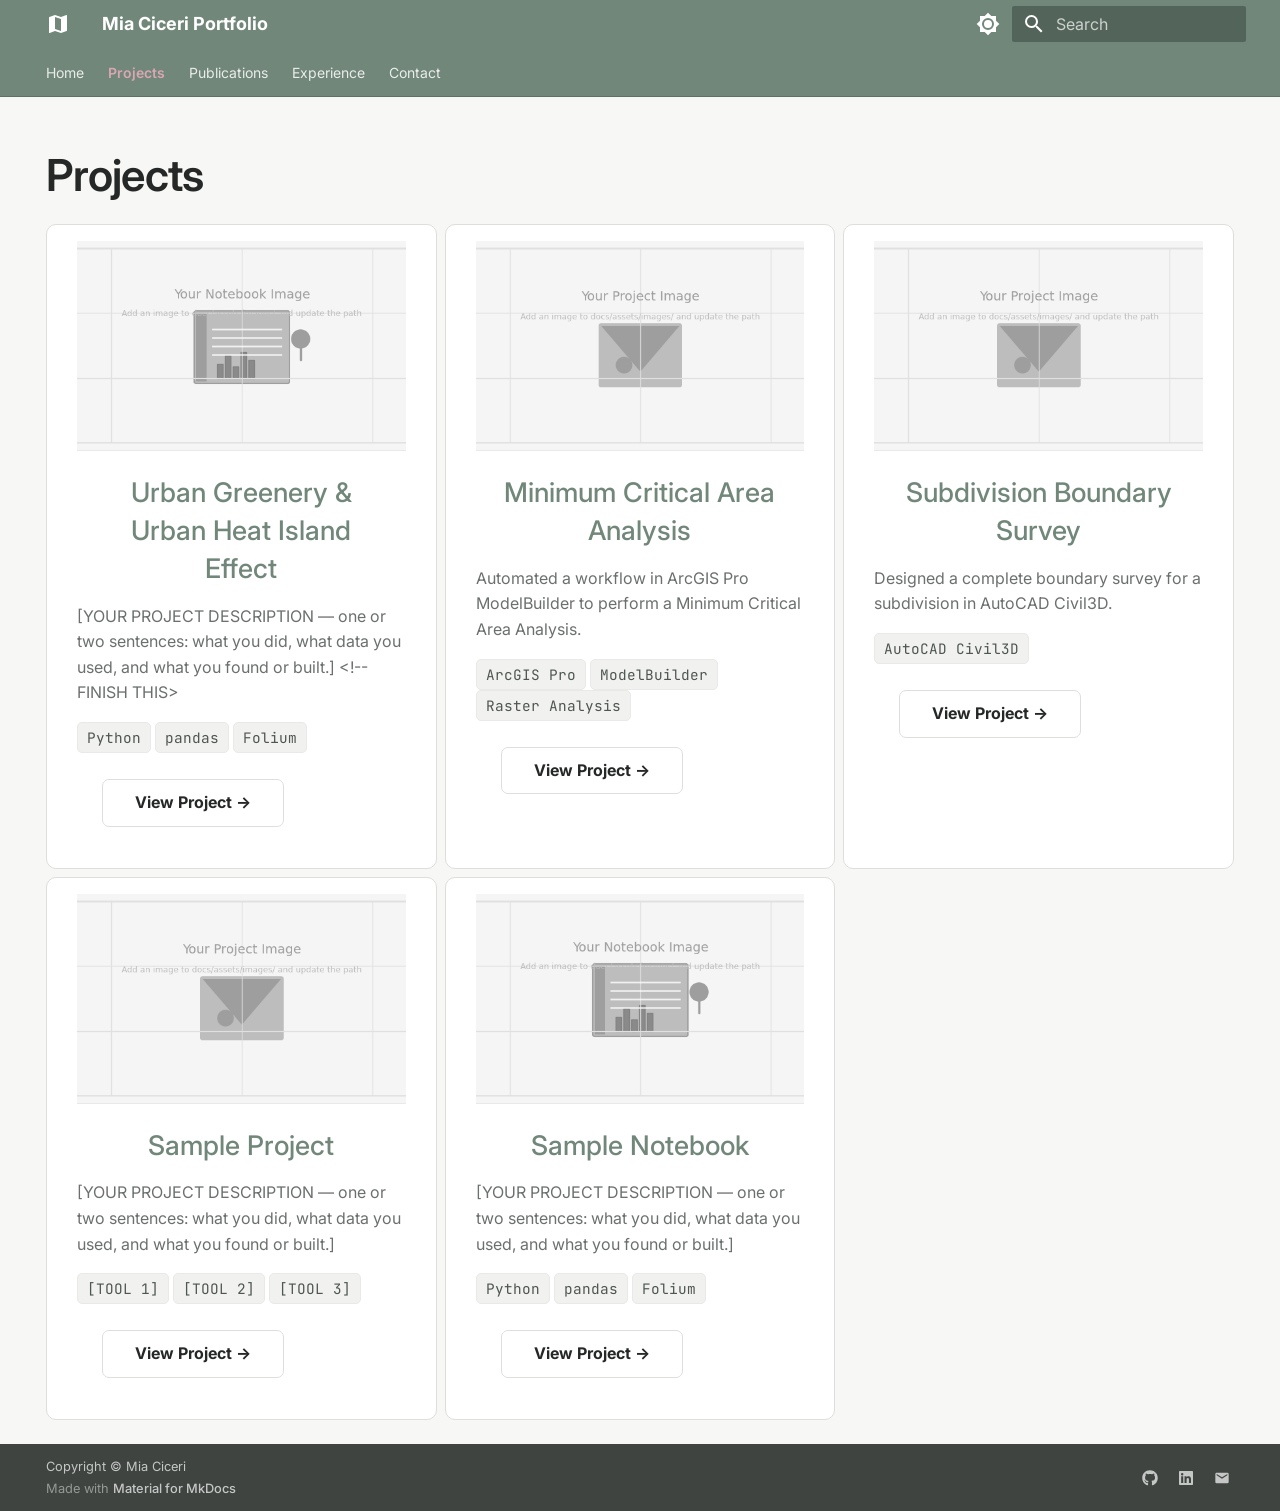
<file: projects/index.html>
<!doctype html>
<html lang="en" class="no-js">
  <head>
    
      <meta charset="utf-8">
      <meta name="viewport" content="width=device-width,initial-scale=1">
      
        <meta name="description" content="Portfolio of Mia Ciceri — GIS, Remote Sensing, and Spatial Data Science">
      
      
        <meta name="author" content="Mia Ciceri">
      
      
      
        <link rel="prev" href="..">
      
      
        <link rel="next" href="gis6116/">
      
      
        
      
      
      <link rel="icon" href="../assets/images/favicon.png">
      <meta name="generator" content="mkdocs-1.6.1, mkdocs-material-9.7.7">
    
    
      
        <title>All Projects - Mia Ciceri Portfolio</title>
      
    
    
      <link rel="stylesheet" href="../assets/stylesheets/main.ec1eaa64.min.css">
      
        
        <link rel="stylesheet" href="../assets/stylesheets/palette.ab4e12ef.min.css">
      
      


    
    
      
    
    
      
        
        
        <link rel="preconnect" href="https://fonts.gstatic.com" crossorigin>
        <link rel="stylesheet" href="https://fonts.googleapis.com/css?family=Inter:300,300i,400,400i,700,700i%7CJetBrains+Mono:400,400i,700,700i&display=fallback">
        <style>:root{--md-text-font:"Inter";--md-code-font:"JetBrains Mono"}</style>
      
    
    
      <link rel="stylesheet" href="../assets/css/extra.css">
    
    <script>__md_scope=new URL("..",location),__md_hash=e=>[...e].reduce(((e,_)=>(e<<5)-e+_.charCodeAt(0)),0),__md_get=(e,_=localStorage,t=__md_scope)=>JSON.parse(_.getItem(t.pathname+"."+e)),__md_set=(e,_,t=localStorage,a=__md_scope)=>{try{t.setItem(a.pathname+"."+e,JSON.stringify(_))}catch(e){}}</script>
    
      

    
    
  </head>
  
  
    
    
      
    
    
    
    
    <body dir="ltr" data-md-color-scheme="default" data-md-color-primary="custom" data-md-color-accent="custom">
  
    
    <input class="md-toggle" data-md-toggle="drawer" type="checkbox" id="__drawer" autocomplete="off">
    <input class="md-toggle" data-md-toggle="search" type="checkbox" id="__search" autocomplete="off">
    <label class="md-overlay" for="__drawer"></label>
    <div data-md-component="skip">
      
        
        <a href="#projects" class="md-skip">
          Skip to content
        </a>
      
    </div>
    <div data-md-component="announce">
      
    </div>
    
    
      

<header class="md-header" data-md-component="header">
  <nav class="md-header__inner md-grid" aria-label="Header">
    <a href=".." title="Mia Ciceri Portfolio" class="md-header__button md-logo" aria-label="Mia Ciceri Portfolio" data-md-component="logo">
      
  
  <svg xmlns="http://www.w3.org/2000/svg" viewBox="0 0 24 24"><path d="m15 19-6-2.11V5l6 2.11M20.5 3h-.16L15 5.1 9 3 3.36 4.9c-.21.07-.36.25-.36.48V20.5a.5.5 0 0 0 .5.5c.05 0 .11 0 .16-.03L9 18.9l6 2.1 5.64-1.9c.21-.1.36-.25.36-.48V3.5a.5.5 0 0 0-.5-.5"/></svg>

    </a>
    <label class="md-header__button md-icon" for="__drawer">
      
      <svg xmlns="http://www.w3.org/2000/svg" viewBox="0 0 24 24"><path d="M3 6h18v2H3zm0 5h18v2H3zm0 5h18v2H3z"/></svg>
    </label>
    <div class="md-header__title" data-md-component="header-title">
      <div class="md-header__ellipsis">
        <div class="md-header__topic">
          <span class="md-ellipsis">
            Mia Ciceri Portfolio
          </span>
        </div>
        <div class="md-header__topic" data-md-component="header-topic">
          <span class="md-ellipsis">
            
              All Projects
            
          </span>
        </div>
      </div>
    </div>
    
      
        <form class="md-header__option" data-md-component="palette">
  
    
    
    
    <input class="md-option" data-md-color-media="" data-md-color-scheme="default" data-md-color-primary="custom" data-md-color-accent="custom"  aria-label="Switch to dark mode"  type="radio" name="__palette" id="__palette_0">
    
      <label class="md-header__button md-icon" title="Switch to dark mode" for="__palette_1" hidden>
        <svg xmlns="http://www.w3.org/2000/svg" viewBox="0 0 24 24"><path d="M12 8a4 4 0 0 0-4 4 4 4 0 0 0 4 4 4 4 0 0 0 4-4 4 4 0 0 0-4-4m0 10a6 6 0 0 1-6-6 6 6 0 0 1 6-6 6 6 0 0 1 6 6 6 6 0 0 1-6 6m8-9.31V4h-4.69L12 .69 8.69 4H4v4.69L.69 12 4 15.31V20h4.69L12 23.31 15.31 20H20v-4.69L23.31 12z"/></svg>
      </label>
    
  
    
    
    
    <input class="md-option" data-md-color-media="" data-md-color-scheme="slate" data-md-color-primary="custom" data-md-color-accent="custom"  aria-label="Switch to light mode"  type="radio" name="__palette" id="__palette_1">
    
      <label class="md-header__button md-icon" title="Switch to light mode" for="__palette_0" hidden>
        <svg xmlns="http://www.w3.org/2000/svg" viewBox="0 0 24 24"><path d="M12 18c-.89 0-1.74-.2-2.5-.55C11.56 16.5 13 14.42 13 12s-1.44-4.5-3.5-5.45C10.26 6.2 11.11 6 12 6a6 6 0 0 1 6 6 6 6 0 0 1-6 6m8-9.31V4h-4.69L12 .69 8.69 4H4v4.69L.69 12 4 15.31V20h4.69L12 23.31 15.31 20H20v-4.69L23.31 12z"/></svg>
      </label>
    
  
</form>
      
    
    
      <script>var palette=__md_get("__palette");if(palette&&palette.color){if("(prefers-color-scheme)"===palette.color.media){var media=matchMedia("(prefers-color-scheme: light)"),input=document.querySelector(media.matches?"[data-md-color-media='(prefers-color-scheme: light)']":"[data-md-color-media='(prefers-color-scheme: dark)']");palette.color.media=input.getAttribute("data-md-color-media"),palette.color.scheme=input.getAttribute("data-md-color-scheme"),palette.color.primary=input.getAttribute("data-md-color-primary"),palette.color.accent=input.getAttribute("data-md-color-accent")}for(var[key,value]of Object.entries(palette.color))document.body.setAttribute("data-md-color-"+key,value)}</script>
    
    
    
      
      
        <label class="md-header__button md-icon" for="__search">
          
          <svg xmlns="http://www.w3.org/2000/svg" viewBox="0 0 24 24"><path d="M9.5 3A6.5 6.5 0 0 1 16 9.5c0 1.61-.59 3.09-1.56 4.23l.27.27h.79l5 5-1.5 1.5-5-5v-.79l-.27-.27A6.52 6.52 0 0 1 9.5 16 6.5 6.5 0 0 1 3 9.5 6.5 6.5 0 0 1 9.5 3m0 2C7 5 5 7 5 9.5S7 14 9.5 14 14 12 14 9.5 12 5 9.5 5"/></svg>
        </label>
        <div class="md-search" data-md-component="search" role="dialog">
  <label class="md-search__overlay" for="__search"></label>
  <div class="md-search__inner" role="search">
    <form class="md-search__form" name="search">
      <input type="text" class="md-search__input" name="query" aria-label="Search" placeholder="Search" autocapitalize="off" autocorrect="off" autocomplete="off" spellcheck="false" data-md-component="search-query" required>
      <label class="md-search__icon md-icon" for="__search">
        
        <svg xmlns="http://www.w3.org/2000/svg" viewBox="0 0 24 24"><path d="M9.5 3A6.5 6.5 0 0 1 16 9.5c0 1.61-.59 3.09-1.56 4.23l.27.27h.79l5 5-1.5 1.5-5-5v-.79l-.27-.27A6.52 6.52 0 0 1 9.5 16 6.5 6.5 0 0 1 3 9.5 6.5 6.5 0 0 1 9.5 3m0 2C7 5 5 7 5 9.5S7 14 9.5 14 14 12 14 9.5 12 5 9.5 5"/></svg>
        
        <svg xmlns="http://www.w3.org/2000/svg" viewBox="0 0 24 24"><path d="M20 11v2H8l5.5 5.5-1.42 1.42L4.16 12l7.92-7.92L13.5 5.5 8 11z"/></svg>
      </label>
      <nav class="md-search__options" aria-label="Search">
        
        <button type="reset" class="md-search__icon md-icon" title="Clear" aria-label="Clear" tabindex="-1">
          
          <svg xmlns="http://www.w3.org/2000/svg" viewBox="0 0 24 24"><path d="M19 6.41 17.59 5 12 10.59 6.41 5 5 6.41 10.59 12 5 17.59 6.41 19 12 13.41 17.59 19 19 17.59 13.41 12z"/></svg>
        </button>
      </nav>
      
    </form>
    <div class="md-search__output">
      <div class="md-search__scrollwrap" tabindex="0" data-md-scrollfix>
        <div class="md-search-result" data-md-component="search-result">
          <div class="md-search-result__meta">
            Initializing search
          </div>
          <ol class="md-search-result__list" role="presentation"></ol>
        </div>
      </div>
    </div>
  </div>
</div>
      
    
    
  </nav>
  
</header>
    
    <div class="md-container" data-md-component="container">
      
      
        
          
            
<nav class="md-tabs" aria-label="Tabs" data-md-component="tabs">
  <div class="md-grid">
    <ul class="md-tabs__list">
      
        
  
  
  
  
    <li class="md-tabs__item">
      <a href=".." class="md-tabs__link">
        
  
  
    
  
  Home

      </a>
    </li>
  

      
        
  
  
  
    
  
  
    
    
      <li class="md-tabs__item md-tabs__item--active">
        <a href="./" class="md-tabs__link">
          
  
  
  Projects

        </a>
      </li>
    
  

      
        
  
  
  
  
    <li class="md-tabs__item">
      <a href="../publications/" class="md-tabs__link">
        
  
  
    
  
  Publications

      </a>
    </li>
  

      
        
  
  
  
  
    <li class="md-tabs__item">
      <a href="../experience/" class="md-tabs__link">
        
  
  
    
  
  Experience

      </a>
    </li>
  

      
        
  
  
  
  
    <li class="md-tabs__item">
      <a href="../contact/" class="md-tabs__link">
        
  
  
    
  
  Contact

      </a>
    </li>
  

      
    </ul>
  </div>
</nav>
          
        
      
      <main class="md-main" data-md-component="main">
        <div class="md-main__inner md-grid">
          
            
              
                
              
              <div class="md-sidebar md-sidebar--primary" data-md-component="sidebar" data-md-type="navigation" hidden>
                <div class="md-sidebar__scrollwrap">
                  <div class="md-sidebar__inner">
                    


  


<nav class="md-nav md-nav--primary md-nav--lifted" aria-label="Navigation" data-md-level="0">
  <label class="md-nav__title" for="__drawer">
    <a href=".." title="Mia Ciceri Portfolio" class="md-nav__button md-logo" aria-label="Mia Ciceri Portfolio" data-md-component="logo">
      
  
  <svg xmlns="http://www.w3.org/2000/svg" viewBox="0 0 24 24"><path d="m15 19-6-2.11V5l6 2.11M20.5 3h-.16L15 5.1 9 3 3.36 4.9c-.21.07-.36.25-.36.48V20.5a.5.5 0 0 0 .5.5c.05 0 .11 0 .16-.03L9 18.9l6 2.1 5.64-1.9c.21-.1.36-.25.36-.48V3.5a.5.5 0 0 0-.5-.5"/></svg>

    </a>
    Mia Ciceri Portfolio
  </label>
  
  <ul class="md-nav__list" data-md-scrollfix>
    
      
      
  
  
  
  
    <li class="md-nav__item">
      <a href=".." class="md-nav__link">
        
  
  
  <span class="md-ellipsis">
    
  
    Home
  

    
  </span>
  
  

      </a>
    </li>
  

    
      
      
  
  
    
  
  
  
    
    
    
    
      
        
        
      
      
    
    
    <li class="md-nav__item md-nav__item--active md-nav__item--section md-nav__item--nested">
      
        
        
        <input class="md-nav__toggle md-toggle " type="checkbox" id="__nav_2" checked>
        
          
          <label class="md-nav__link" for="__nav_2" id="__nav_2_label" tabindex="">
            
  
  
  <span class="md-ellipsis">
    
  
    Projects
  

    
  </span>
  
  

            <span class="md-nav__icon md-icon"></span>
          </label>
        
        <nav class="md-nav" data-md-level="1" aria-labelledby="__nav_2_label" aria-expanded="true">
          <label class="md-nav__title" for="__nav_2">
            <span class="md-nav__icon md-icon"></span>
            
  
    Projects
  

          </label>
          <ul class="md-nav__list" data-md-scrollfix>
            
              
                
  
  
    
  
  
  
    <li class="md-nav__item md-nav__item--active">
      
      <input class="md-nav__toggle md-toggle" type="checkbox" id="__toc">
      
      
        
      
      
      <a href="./" class="md-nav__link md-nav__link--active">
        
  
  
  <span class="md-ellipsis">
    
  
    All Projects
  

    
  </span>
  
  

      </a>
      
    </li>
  

              
            
              
                
  
  
  
  
    <li class="md-nav__item">
      <a href="urp6224.md" class="md-nav__link">
        
  
  
  <span class="md-ellipsis">
    
  
    Urban Greenery and Urban Heat Island Effect
  

    
  </span>
  
  

      </a>
    </li>
  

              
            
              
                
  
  
  
  
    <li class="md-nav__item">
      <a href="gis6116/" class="md-nav__link">
        
  
  
  <span class="md-ellipsis">
    
  
    Minimum Critical Area Analysis
  

    
  </span>
  
  

      </a>
    </li>
  

              
            
              
                
  
  
  
  
    <li class="md-nav__item">
      <a href="sur3323/" class="md-nav__link">
        
  
  
  <span class="md-ellipsis">
    
  
    Subdivision Boundary Survey
  

    
  </span>
  
  

      </a>
    </li>
  

              
            
              
                
  
  
  
  
    <li class="md-nav__item">
      <a href="sample-project/" class="md-nav__link">
        
  
  
  <span class="md-ellipsis">
    
  
    Sample Project
  

    
  </span>
  
  

      </a>
    </li>
  

              
            
              
                
  
  
  
  
    <li class="md-nav__item">
      <a href="sample-notebook/" class="md-nav__link">
        
  
  
  <span class="md-ellipsis">
    
  
    Sample Notebook
  

    
  </span>
  
  

      </a>
    </li>
  

              
            
          </ul>
        </nav>
      
    </li>
  

    
      
      
  
  
  
  
    <li class="md-nav__item">
      <a href="../publications/" class="md-nav__link">
        
  
  
  <span class="md-ellipsis">
    
  
    Publications
  

    
  </span>
  
  

      </a>
    </li>
  

    
      
      
  
  
  
  
    <li class="md-nav__item">
      <a href="../experience/" class="md-nav__link">
        
  
  
  <span class="md-ellipsis">
    
  
    Experience
  

    
  </span>
  
  

      </a>
    </li>
  

    
      
      
  
  
  
  
    <li class="md-nav__item">
      <a href="../contact/" class="md-nav__link">
        
  
  
  <span class="md-ellipsis">
    
  
    Contact
  

    
  </span>
  
  

      </a>
    </li>
  

    
  </ul>
</nav>
                  </div>
                </div>
              </div>
            
            
              
                
              
              <div class="md-sidebar md-sidebar--secondary" data-md-component="sidebar" data-md-type="toc" hidden>
                <div class="md-sidebar__scrollwrap">
                  <div class="md-sidebar__inner">
                    

<nav class="md-nav md-nav--secondary" aria-label="Table of contents">
  
  
  
    
  
  
</nav>
                  </div>
                </div>
              </div>
            
          
          
            <div class="md-content" data-md-component="content">
              
              <article class="md-content__inner md-typeset">
                
                  
  




<!--
CHECKLIST FOR THIS PAGE:
- [ ] Replace the two placeholder cards (marked [YOUR PROJECT ...]) with your real projects
- [ ] For each project: add a thumbnail image to docs/assets/images/ and update the path below
- [ ] For each project: create a project page by copying sample-project.md
- [ ] For each project: add a nav entry in mkdocs.yml (see the comments there)
- [ ] Delete placeholder cards you don't need yet
-->

<h1 id="projects">Projects</h1>
<div class="grid">
<div class="project-card">
<p><img alt="" src="../assets/images/placeholder-notebook.png" /></p>
<p><strong><a href="urp6224/">Urban Greenery &amp; Urban Heat Island Effect</a></strong></p>
<p>[YOUR PROJECT DESCRIPTION — one or two sentences: what you did, what data you used,
and what you found or built.] &lt;!-- FINISH THIS&gt;</p>
<p><code>Python</code> <code>pandas</code> <code>Folium</code></p>
<p><a class="md-button" href="urp6224/">View Project →</a></p>
</div>
<div class="project-card">
<p><img alt="" src="../assets/images/placeholder-project.png" /></p>
<p><strong><a href="gis6116/">Minimum Critical Area Analysis</a></strong></p>
<p>Automated a workflow in ArcGIS Pro ModelBuilder to perform a Minimum Critical Area Analysis.</p>
<p><code>ArcGIS Pro</code> <code>ModelBuilder</code> <code>Raster Analysis</code></p>
<p><a class="md-button" href="gis6116/">View Project →</a></p>
</div>
<div class="project-card">
<p><img alt="" src="../assets/images/placeholder-project.png" /></p>
<p><strong><a href="sur3323/">Subdivision Boundary Survey</a></strong></p>
<p>Designed a complete boundary survey for a subdivision in AutoCAD Civil3D.</p>
<p><code>AutoCAD Civil3D</code></p>
<p><a class="md-button" href="sur3323/">View Project →</a></p>
</div>
<div class="project-card">
<p><img alt="" src="../assets/images/placeholder-project.png" /></p>
<p><strong><a href="sample-project/">Sample Project</a></strong></p>
<p>[YOUR PROJECT DESCRIPTION — one or two sentences: what you did, what data you used,
and what you found or built.]</p>
<p><code>[TOOL 1]</code> <code>[TOOL 2]</code> <code>[TOOL 3]</code></p>
<p><a class="md-button" href="sample-project/">View Project →</a></p>
</div>
<div class="project-card">
<p><img alt="" src="../assets/images/placeholder-notebook.png" /></p>
<p><strong><a href="sample-notebook/">Sample Notebook</a></strong></p>
<p>[YOUR PROJECT DESCRIPTION — one or two sentences: what you did, what data you used,
and what you found or built.]</p>
<p><code>Python</code> <code>pandas</code> <code>Folium</code></p>
<p><a class="md-button" href="sample-notebook/">View Project →</a></p>
</div>
</div>







  
  




  



                
              </article>
            </div>
          
          
<script>var target=document.getElementById(location.hash.slice(1));target&&target.name&&(target.checked=target.name.startsWith("__tabbed_"))</script>
        </div>
        
          <button type="button" class="md-top md-icon" data-md-component="top" hidden>
  
  <svg xmlns="http://www.w3.org/2000/svg" viewBox="0 0 24 24"><path d="M13 20h-2V8l-5.5 5.5-1.42-1.42L12 4.16l7.92 7.92-1.42 1.42L13 8z"/></svg>
  Back to top
</button>
        
      </main>
      
        <footer class="md-footer">
  
  <div class="md-footer-meta md-typeset">
    <div class="md-footer-meta__inner md-grid">
      <div class="md-copyright">
  
    <div class="md-copyright__highlight">
      Copyright &copy; Mia Ciceri
    </div>
  
  
    Made with
    <a href="https://squidfunk.github.io/mkdocs-material/" target="_blank" rel="noopener">
      Material for MkDocs
    </a>
  
</div>
      
        
<div class="md-social">
  
    
    
    
    
      
      
    
    <a href="https://github.com/miaciceri" target="_blank" rel="noopener" title="github.com" class="md-social__link">
      <svg xmlns="http://www.w3.org/2000/svg" viewBox="0 0 512 512"><!--! Font Awesome Free 7.1.0 by @fontawesome - https://fontawesome.com License - https://fontawesome.com/license/free (Icons: CC BY 4.0, Fonts: SIL OFL 1.1, Code: MIT License) Copyright 2025 Fonticons, Inc.--><path d="M173.9 397.4c0 2-2.3 3.6-5.2 3.6-3.3.3-5.6-1.3-5.6-3.6 0-2 2.3-3.6 5.2-3.6 3-.3 5.6 1.3 5.6 3.6m-31.1-4.5c-.7 2 1.3 4.3 4.3 4.9 2.6 1 5.6 0 6.2-2s-1.3-4.3-4.3-5.2c-2.6-.7-5.5.3-6.2 2.3m44.2-1.7c-2.9.7-4.9 2.6-4.6 4.9.3 2 2.9 3.3 5.9 2.6 2.9-.7 4.9-2.6 4.6-4.6-.3-1.9-3-3.2-5.9-2.9M252.8 8C114.1 8 8 113.3 8 252c0 110.9 69.8 205.8 169.5 239.2 12.8 2.3 17.3-5.6 17.3-12.1 0-6.2-.3-40.4-.3-61.4 0 0-70 15-84.7-29.8 0 0-11.4-29.1-27.8-36.6 0 0-22.9-15.7 1.6-15.4 0 0 24.9 2 38.6 25.8 21.9 38.6 58.6 27.5 72.9 20.9 2.3-16 8.8-27.1 16-33.7-55.9-6.2-112.3-14.3-112.3-110.5 0-27.5 7.6-41.3 23.6-58.9-2.6-6.5-11.1-33.3 2.6-67.9 20.9-6.5 69 27 69 27 20-5.6 41.5-8.5 62.8-8.5s42.8 2.9 62.8 8.5c0 0 48.1-33.6 69-27 13.7 34.7 5.2 61.4 2.6 67.9 16 17.7 25.8 31.5 25.8 58.9 0 96.5-58.9 104.2-114.8 110.5 9.2 7.9 17 22.9 17 46.4 0 33.7-.3 75.4-.3 83.6 0 6.5 4.6 14.4 17.3 12.1C436.2 457.8 504 362.9 504 252 504 113.3 391.5 8 252.8 8M105.2 352.9c-1.3 1-1 3.3.7 5.2 1.6 1.6 3.9 2.3 5.2 1 1.3-1 1-3.3-.7-5.2-1.6-1.6-3.9-2.3-5.2-1m-10.8-8.1c-.7 1.3.3 2.9 2.3 3.9 1.6 1 3.6.7 4.3-.7.7-1.3-.3-2.9-2.3-3.9-2-.6-3.6-.3-4.3.7m32.4 35.6c-1.6 1.3-1 4.3 1.3 6.2 2.3 2.3 5.2 2.6 6.5 1 1.3-1.3.7-4.3-1.3-6.2-2.2-2.3-5.2-2.6-6.5-1m-11.4-14.7c-1.6 1-1.6 3.6 0 5.9s4.3 3.3 5.6 2.3c1.6-1.3 1.6-3.9 0-6.2-1.4-2.3-4-3.3-5.6-2"/></svg>
    </a>
  
    
    
    
    
      
      
    
    <a href="https://linkedin.com/in/miaciceri" target="_blank" rel="noopener" title="linkedin.com" class="md-social__link">
      <svg xmlns="http://www.w3.org/2000/svg" viewBox="0 0 448 512"><!--! Font Awesome Free 7.1.0 by @fontawesome - https://fontawesome.com License - https://fontawesome.com/license/free (Icons: CC BY 4.0, Fonts: SIL OFL 1.1, Code: MIT License) Copyright 2025 Fonticons, Inc.--><path d="M416 32H31.9C14.3 32 0 46.5 0 64.3v383.4C0 465.5 14.3 480 31.9 480H416c17.6 0 32-14.5 32-32.3V64.3c0-17.8-14.4-32.3-32-32.3M135.4 416H69V202.2h66.5V416zM102.2 96a38.5 38.5 0 1 1 0 77 38.5 38.5 0 1 1 0-77m282.1 320h-66.4V312c0-24.8-.5-56.7-34.5-56.7-34.6 0-39.9 27-39.9 54.9V416h-66.4V202.2h63.7v29.2h.9c8.9-16.8 30.6-34.5 62.9-34.5 67.2 0 79.7 44.3 79.7 101.9z"/></svg>
    </a>
  
    
    
    
    
    <a href="mailto:mljciceri@gmail.com" target="_blank" rel="noopener" title="" class="md-social__link">
      <svg xmlns="http://www.w3.org/2000/svg" viewBox="0 0 24 24"><path d="m20 8-8 5-8-5V6l8 5 8-5m0-2H4c-1.11 0-2 .89-2 2v12a2 2 0 0 0 2 2h16a2 2 0 0 0 2-2V6a2 2 0 0 0-2-2"/></svg>
    </a>
  
</div>
      
    </div>
  </div>
</footer>
      
    </div>
    <div class="md-dialog" data-md-component="dialog">
      <div class="md-dialog__inner md-typeset"></div>
    </div>
    
    
    
      
      
      <script id="__config" type="application/json">{"annotate": null, "base": "..", "features": ["navigation.tabs", "navigation.top", "navigation.instant", "navigation.tracking", "content.code.copy"], "search": "../assets/javascripts/workers/search.2c215733.min.js", "tags": null, "translations": {"clipboard.copied": "Copied to clipboard", "clipboard.copy": "Copy to clipboard", "search.result.more.one": "1 more on this page", "search.result.more.other": "# more on this page", "search.result.none": "No matching documents", "search.result.one": "1 matching document", "search.result.other": "# matching documents", "search.result.placeholder": "Type to start searching", "search.result.term.missing": "Missing", "select.version": "Select version"}, "version": null}</script>
    
    
      <script src="../assets/javascripts/bundle.d7400e89.min.js"></script>
      
    
  </body>
</html>
</file>
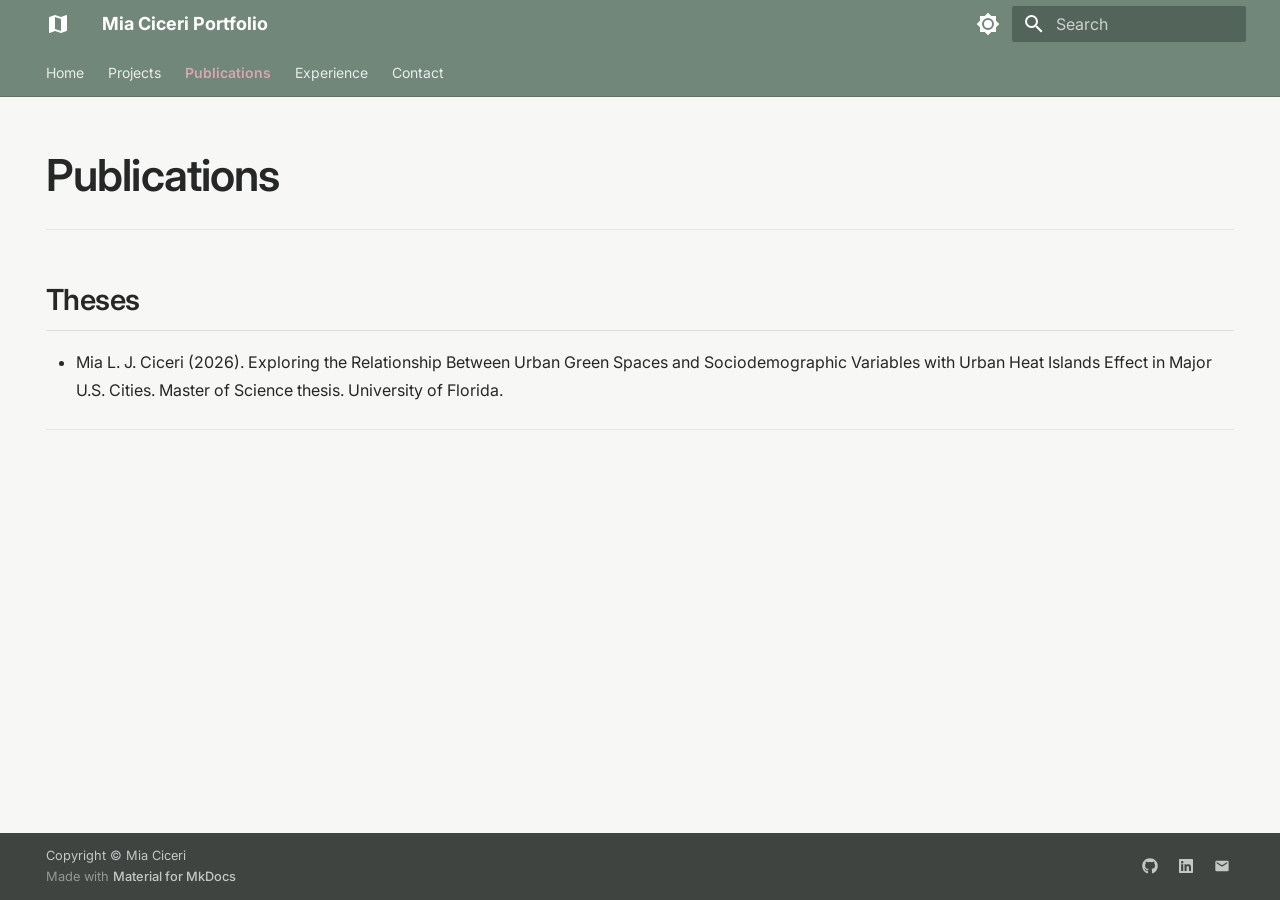
<file: publications/index.html>
<!doctype html>
<html lang="en" class="no-js">
  <head>
    
      <meta charset="utf-8">
      <meta name="viewport" content="width=device-width,initial-scale=1">
      
        <meta name="description" content="Portfolio of Mia Ciceri — GIS, Remote Sensing, and Spatial Data Science">
      
      
        <meta name="author" content="Mia Ciceri">
      
      
      
        <link rel="prev" href="../projects/sample-notebook/">
      
      
        <link rel="next" href="../experience/">
      
      
        
      
      
      <link rel="icon" href="../assets/images/favicon.png">
      <meta name="generator" content="mkdocs-1.6.1, mkdocs-material-9.7.7">
    
    
      
        <title>Publications - Mia Ciceri Portfolio</title>
      
    
    
      <link rel="stylesheet" href="../assets/stylesheets/main.ec1eaa64.min.css">
      
        
        <link rel="stylesheet" href="../assets/stylesheets/palette.ab4e12ef.min.css">
      
      


    
    
      
    
    
      
        
        
        <link rel="preconnect" href="https://fonts.gstatic.com" crossorigin>
        <link rel="stylesheet" href="https://fonts.googleapis.com/css?family=Inter:300,300i,400,400i,700,700i%7CJetBrains+Mono:400,400i,700,700i&display=fallback">
        <style>:root{--md-text-font:"Inter";--md-code-font:"JetBrains Mono"}</style>
      
    
    
      <link rel="stylesheet" href="../assets/css/extra.css">
    
    <script>__md_scope=new URL("..",location),__md_hash=e=>[...e].reduce(((e,_)=>(e<<5)-e+_.charCodeAt(0)),0),__md_get=(e,_=localStorage,t=__md_scope)=>JSON.parse(_.getItem(t.pathname+"."+e)),__md_set=(e,_,t=localStorage,a=__md_scope)=>{try{t.setItem(a.pathname+"."+e,JSON.stringify(_))}catch(e){}}</script>
    
      

    
    
  </head>
  
  
    
    
      
    
    
    
    
    <body dir="ltr" data-md-color-scheme="default" data-md-color-primary="custom" data-md-color-accent="custom">
  
    
    <input class="md-toggle" data-md-toggle="drawer" type="checkbox" id="__drawer" autocomplete="off">
    <input class="md-toggle" data-md-toggle="search" type="checkbox" id="__search" autocomplete="off">
    <label class="md-overlay" for="__drawer"></label>
    <div data-md-component="skip">
      
        
        <a href="#publications" class="md-skip">
          Skip to content
        </a>
      
    </div>
    <div data-md-component="announce">
      
    </div>
    
    
      

<header class="md-header" data-md-component="header">
  <nav class="md-header__inner md-grid" aria-label="Header">
    <a href=".." title="Mia Ciceri Portfolio" class="md-header__button md-logo" aria-label="Mia Ciceri Portfolio" data-md-component="logo">
      
  
  <svg xmlns="http://www.w3.org/2000/svg" viewBox="0 0 24 24"><path d="m15 19-6-2.11V5l6 2.11M20.5 3h-.16L15 5.1 9 3 3.36 4.9c-.21.07-.36.25-.36.48V20.5a.5.5 0 0 0 .5.5c.05 0 .11 0 .16-.03L9 18.9l6 2.1 5.64-1.9c.21-.1.36-.25.36-.48V3.5a.5.5 0 0 0-.5-.5"/></svg>

    </a>
    <label class="md-header__button md-icon" for="__drawer">
      
      <svg xmlns="http://www.w3.org/2000/svg" viewBox="0 0 24 24"><path d="M3 6h18v2H3zm0 5h18v2H3zm0 5h18v2H3z"/></svg>
    </label>
    <div class="md-header__title" data-md-component="header-title">
      <div class="md-header__ellipsis">
        <div class="md-header__topic">
          <span class="md-ellipsis">
            Mia Ciceri Portfolio
          </span>
        </div>
        <div class="md-header__topic" data-md-component="header-topic">
          <span class="md-ellipsis">
            
              Publications
            
          </span>
        </div>
      </div>
    </div>
    
      
        <form class="md-header__option" data-md-component="palette">
  
    
    
    
    <input class="md-option" data-md-color-media="" data-md-color-scheme="default" data-md-color-primary="custom" data-md-color-accent="custom"  aria-label="Switch to dark mode"  type="radio" name="__palette" id="__palette_0">
    
      <label class="md-header__button md-icon" title="Switch to dark mode" for="__palette_1" hidden>
        <svg xmlns="http://www.w3.org/2000/svg" viewBox="0 0 24 24"><path d="M12 8a4 4 0 0 0-4 4 4 4 0 0 0 4 4 4 4 0 0 0 4-4 4 4 0 0 0-4-4m0 10a6 6 0 0 1-6-6 6 6 0 0 1 6-6 6 6 0 0 1 6 6 6 6 0 0 1-6 6m8-9.31V4h-4.69L12 .69 8.69 4H4v4.69L.69 12 4 15.31V20h4.69L12 23.31 15.31 20H20v-4.69L23.31 12z"/></svg>
      </label>
    
  
    
    
    
    <input class="md-option" data-md-color-media="" data-md-color-scheme="slate" data-md-color-primary="custom" data-md-color-accent="custom"  aria-label="Switch to light mode"  type="radio" name="__palette" id="__palette_1">
    
      <label class="md-header__button md-icon" title="Switch to light mode" for="__palette_0" hidden>
        <svg xmlns="http://www.w3.org/2000/svg" viewBox="0 0 24 24"><path d="M12 18c-.89 0-1.74-.2-2.5-.55C11.56 16.5 13 14.42 13 12s-1.44-4.5-3.5-5.45C10.26 6.2 11.11 6 12 6a6 6 0 0 1 6 6 6 6 0 0 1-6 6m8-9.31V4h-4.69L12 .69 8.69 4H4v4.69L.69 12 4 15.31V20h4.69L12 23.31 15.31 20H20v-4.69L23.31 12z"/></svg>
      </label>
    
  
</form>
      
    
    
      <script>var palette=__md_get("__palette");if(palette&&palette.color){if("(prefers-color-scheme)"===palette.color.media){var media=matchMedia("(prefers-color-scheme: light)"),input=document.querySelector(media.matches?"[data-md-color-media='(prefers-color-scheme: light)']":"[data-md-color-media='(prefers-color-scheme: dark)']");palette.color.media=input.getAttribute("data-md-color-media"),palette.color.scheme=input.getAttribute("data-md-color-scheme"),palette.color.primary=input.getAttribute("data-md-color-primary"),palette.color.accent=input.getAttribute("data-md-color-accent")}for(var[key,value]of Object.entries(palette.color))document.body.setAttribute("data-md-color-"+key,value)}</script>
    
    
    
      
      
        <label class="md-header__button md-icon" for="__search">
          
          <svg xmlns="http://www.w3.org/2000/svg" viewBox="0 0 24 24"><path d="M9.5 3A6.5 6.5 0 0 1 16 9.5c0 1.61-.59 3.09-1.56 4.23l.27.27h.79l5 5-1.5 1.5-5-5v-.79l-.27-.27A6.52 6.52 0 0 1 9.5 16 6.5 6.5 0 0 1 3 9.5 6.5 6.5 0 0 1 9.5 3m0 2C7 5 5 7 5 9.5S7 14 9.5 14 14 12 14 9.5 12 5 9.5 5"/></svg>
        </label>
        <div class="md-search" data-md-component="search" role="dialog">
  <label class="md-search__overlay" for="__search"></label>
  <div class="md-search__inner" role="search">
    <form class="md-search__form" name="search">
      <input type="text" class="md-search__input" name="query" aria-label="Search" placeholder="Search" autocapitalize="off" autocorrect="off" autocomplete="off" spellcheck="false" data-md-component="search-query" required>
      <label class="md-search__icon md-icon" for="__search">
        
        <svg xmlns="http://www.w3.org/2000/svg" viewBox="0 0 24 24"><path d="M9.5 3A6.5 6.5 0 0 1 16 9.5c0 1.61-.59 3.09-1.56 4.23l.27.27h.79l5 5-1.5 1.5-5-5v-.79l-.27-.27A6.52 6.52 0 0 1 9.5 16 6.5 6.5 0 0 1 3 9.5 6.5 6.5 0 0 1 9.5 3m0 2C7 5 5 7 5 9.5S7 14 9.5 14 14 12 14 9.5 12 5 9.5 5"/></svg>
        
        <svg xmlns="http://www.w3.org/2000/svg" viewBox="0 0 24 24"><path d="M20 11v2H8l5.5 5.5-1.42 1.42L4.16 12l7.92-7.92L13.5 5.5 8 11z"/></svg>
      </label>
      <nav class="md-search__options" aria-label="Search">
        
        <button type="reset" class="md-search__icon md-icon" title="Clear" aria-label="Clear" tabindex="-1">
          
          <svg xmlns="http://www.w3.org/2000/svg" viewBox="0 0 24 24"><path d="M19 6.41 17.59 5 12 10.59 6.41 5 5 6.41 10.59 12 5 17.59 6.41 19 12 13.41 17.59 19 19 17.59 13.41 12z"/></svg>
        </button>
      </nav>
      
    </form>
    <div class="md-search__output">
      <div class="md-search__scrollwrap" tabindex="0" data-md-scrollfix>
        <div class="md-search-result" data-md-component="search-result">
          <div class="md-search-result__meta">
            Initializing search
          </div>
          <ol class="md-search-result__list" role="presentation"></ol>
        </div>
      </div>
    </div>
  </div>
</div>
      
    
    
  </nav>
  
</header>
    
    <div class="md-container" data-md-component="container">
      
      
        
          
            
<nav class="md-tabs" aria-label="Tabs" data-md-component="tabs">
  <div class="md-grid">
    <ul class="md-tabs__list">
      
        
  
  
  
  
    <li class="md-tabs__item">
      <a href=".." class="md-tabs__link">
        
  
  
    
  
  Home

      </a>
    </li>
  

      
        
  
  
  
  
    
    
      <li class="md-tabs__item">
        <a href="../projects/" class="md-tabs__link">
          
  
  
  Projects

        </a>
      </li>
    
  

      
        
  
  
  
    
  
  
    <li class="md-tabs__item md-tabs__item--active">
      <a href="./" class="md-tabs__link">
        
  
  
    
  
  Publications

      </a>
    </li>
  

      
        
  
  
  
  
    <li class="md-tabs__item">
      <a href="../experience/" class="md-tabs__link">
        
  
  
    
  
  Experience

      </a>
    </li>
  

      
        
  
  
  
  
    <li class="md-tabs__item">
      <a href="../contact/" class="md-tabs__link">
        
  
  
    
  
  Contact

      </a>
    </li>
  

      
    </ul>
  </div>
</nav>
          
        
      
      <main class="md-main" data-md-component="main">
        <div class="md-main__inner md-grid">
          
            
              
                
              
              <div class="md-sidebar md-sidebar--primary" data-md-component="sidebar" data-md-type="navigation" hidden>
                <div class="md-sidebar__scrollwrap">
                  <div class="md-sidebar__inner">
                    


  


<nav class="md-nav md-nav--primary md-nav--lifted" aria-label="Navigation" data-md-level="0">
  <label class="md-nav__title" for="__drawer">
    <a href=".." title="Mia Ciceri Portfolio" class="md-nav__button md-logo" aria-label="Mia Ciceri Portfolio" data-md-component="logo">
      
  
  <svg xmlns="http://www.w3.org/2000/svg" viewBox="0 0 24 24"><path d="m15 19-6-2.11V5l6 2.11M20.5 3h-.16L15 5.1 9 3 3.36 4.9c-.21.07-.36.25-.36.48V20.5a.5.5 0 0 0 .5.5c.05 0 .11 0 .16-.03L9 18.9l6 2.1 5.64-1.9c.21-.1.36-.25.36-.48V3.5a.5.5 0 0 0-.5-.5"/></svg>

    </a>
    Mia Ciceri Portfolio
  </label>
  
  <ul class="md-nav__list" data-md-scrollfix>
    
      
      
  
  
  
  
    <li class="md-nav__item">
      <a href=".." class="md-nav__link">
        
  
  
  <span class="md-ellipsis">
    
  
    Home
  

    
  </span>
  
  

      </a>
    </li>
  

    
      
      
  
  
  
  
    
    
    
    
      
      
    
    
    <li class="md-nav__item md-nav__item--nested">
      
        
        
        <input class="md-nav__toggle md-toggle " type="checkbox" id="__nav_2" >
        
          
          <label class="md-nav__link" for="__nav_2" id="__nav_2_label" tabindex="0">
            
  
  
  <span class="md-ellipsis">
    
  
    Projects
  

    
  </span>
  
  

            <span class="md-nav__icon md-icon"></span>
          </label>
        
        <nav class="md-nav" data-md-level="1" aria-labelledby="__nav_2_label" aria-expanded="false">
          <label class="md-nav__title" for="__nav_2">
            <span class="md-nav__icon md-icon"></span>
            
  
    Projects
  

          </label>
          <ul class="md-nav__list" data-md-scrollfix>
            
              
                
  
  
  
  
    <li class="md-nav__item">
      <a href="../projects/" class="md-nav__link">
        
  
  
  <span class="md-ellipsis">
    
  
    All Projects
  

    
  </span>
  
  

      </a>
    </li>
  

              
            
              
                
  
  
  
  
    <li class="md-nav__item">
      <a href="../projects/urp6224.md" class="md-nav__link">
        
  
  
  <span class="md-ellipsis">
    
  
    Urban Greenery and Urban Heat Island Effect
  

    
  </span>
  
  

      </a>
    </li>
  

              
            
              
                
  
  
  
  
    <li class="md-nav__item">
      <a href="../projects/gis6116/" class="md-nav__link">
        
  
  
  <span class="md-ellipsis">
    
  
    Minimum Critical Area Analysis
  

    
  </span>
  
  

      </a>
    </li>
  

              
            
              
                
  
  
  
  
    <li class="md-nav__item">
      <a href="../projects/sur3323/" class="md-nav__link">
        
  
  
  <span class="md-ellipsis">
    
  
    Subdivision Boundary Survey
  

    
  </span>
  
  

      </a>
    </li>
  

              
            
              
                
  
  
  
  
    <li class="md-nav__item">
      <a href="../projects/sample-project/" class="md-nav__link">
        
  
  
  <span class="md-ellipsis">
    
  
    Sample Project
  

    
  </span>
  
  

      </a>
    </li>
  

              
            
              
                
  
  
  
  
    <li class="md-nav__item">
      <a href="../projects/sample-notebook/" class="md-nav__link">
        
  
  
  <span class="md-ellipsis">
    
  
    Sample Notebook
  

    
  </span>
  
  

      </a>
    </li>
  

              
            
          </ul>
        </nav>
      
    </li>
  

    
      
      
  
  
    
  
  
  
    <li class="md-nav__item md-nav__item--active">
      
      <input class="md-nav__toggle md-toggle" type="checkbox" id="__toc">
      
      
        
      
      
        <label class="md-nav__link md-nav__link--active" for="__toc">
          
  
  
  <span class="md-ellipsis">
    
  
    Publications
  

    
  </span>
  
  

          <span class="md-nav__icon md-icon"></span>
        </label>
      
      <a href="./" class="md-nav__link md-nav__link--active">
        
  
  
  <span class="md-ellipsis">
    
  
    Publications
  

    
  </span>
  
  

      </a>
      
        

<nav class="md-nav md-nav--secondary" aria-label="Table of contents">
  
  
  
    
  
  
    <label class="md-nav__title" for="__toc">
      <span class="md-nav__icon md-icon"></span>
      Table of contents
    </label>
    <ul class="md-nav__list" data-md-component="toc" data-md-scrollfix>
      
        <li class="md-nav__item">
  <a href="#theses" class="md-nav__link">
    <span class="md-ellipsis">
      
        Theses
      
    </span>
  </a>
  
</li>
      
    </ul>
  
</nav>
      
    </li>
  

    
      
      
  
  
  
  
    <li class="md-nav__item">
      <a href="../experience/" class="md-nav__link">
        
  
  
  <span class="md-ellipsis">
    
  
    Experience
  

    
  </span>
  
  

      </a>
    </li>
  

    
      
      
  
  
  
  
    <li class="md-nav__item">
      <a href="../contact/" class="md-nav__link">
        
  
  
  <span class="md-ellipsis">
    
  
    Contact
  

    
  </span>
  
  

      </a>
    </li>
  

    
  </ul>
</nav>
                  </div>
                </div>
              </div>
            
            
              
                
              
              <div class="md-sidebar md-sidebar--secondary" data-md-component="sidebar" data-md-type="toc" hidden>
                <div class="md-sidebar__scrollwrap">
                  <div class="md-sidebar__inner">
                    

<nav class="md-nav md-nav--secondary" aria-label="Table of contents">
  
  
  
    
  
  
    <label class="md-nav__title" for="__toc">
      <span class="md-nav__icon md-icon"></span>
      Table of contents
    </label>
    <ul class="md-nav__list" data-md-component="toc" data-md-scrollfix>
      
        <li class="md-nav__item">
  <a href="#theses" class="md-nav__link">
    <span class="md-ellipsis">
      
        Theses
      
    </span>
  </a>
  
</li>
      
    </ul>
  
</nav>
                  </div>
                </div>
              </div>
            
          
          
            <div class="md-content" data-md-component="content">
              
              <article class="md-content__inner md-typeset">
                
                  
  




<h1 id="publications">Publications</h1>
<hr />
<h2 id="theses">Theses</h2>
<ul>
<li>Mia L. J. Ciceri (2026). Exploring the Relationship Between Urban Green Spaces and Sociodemographic Variables with Urban Heat Islands Effect in Major U.S. Cities. Master of Science thesis. University of Florida.</li>
</ul>
<hr />







  
  




  



                
              </article>
            </div>
          
          
<script>var target=document.getElementById(location.hash.slice(1));target&&target.name&&(target.checked=target.name.startsWith("__tabbed_"))</script>
        </div>
        
          <button type="button" class="md-top md-icon" data-md-component="top" hidden>
  
  <svg xmlns="http://www.w3.org/2000/svg" viewBox="0 0 24 24"><path d="M13 20h-2V8l-5.5 5.5-1.42-1.42L12 4.16l7.92 7.92-1.42 1.42L13 8z"/></svg>
  Back to top
</button>
        
      </main>
      
        <footer class="md-footer">
  
  <div class="md-footer-meta md-typeset">
    <div class="md-footer-meta__inner md-grid">
      <div class="md-copyright">
  
    <div class="md-copyright__highlight">
      Copyright &copy; Mia Ciceri
    </div>
  
  
    Made with
    <a href="https://squidfunk.github.io/mkdocs-material/" target="_blank" rel="noopener">
      Material for MkDocs
    </a>
  
</div>
      
        
<div class="md-social">
  
    
    
    
    
      
      
    
    <a href="https://github.com/miaciceri" target="_blank" rel="noopener" title="github.com" class="md-social__link">
      <svg xmlns="http://www.w3.org/2000/svg" viewBox="0 0 512 512"><!--! Font Awesome Free 7.1.0 by @fontawesome - https://fontawesome.com License - https://fontawesome.com/license/free (Icons: CC BY 4.0, Fonts: SIL OFL 1.1, Code: MIT License) Copyright 2025 Fonticons, Inc.--><path d="M173.9 397.4c0 2-2.3 3.6-5.2 3.6-3.3.3-5.6-1.3-5.6-3.6 0-2 2.3-3.6 5.2-3.6 3-.3 5.6 1.3 5.6 3.6m-31.1-4.5c-.7 2 1.3 4.3 4.3 4.9 2.6 1 5.6 0 6.2-2s-1.3-4.3-4.3-5.2c-2.6-.7-5.5.3-6.2 2.3m44.2-1.7c-2.9.7-4.9 2.6-4.6 4.9.3 2 2.9 3.3 5.9 2.6 2.9-.7 4.9-2.6 4.6-4.6-.3-1.9-3-3.2-5.9-2.9M252.8 8C114.1 8 8 113.3 8 252c0 110.9 69.8 205.8 169.5 239.2 12.8 2.3 17.3-5.6 17.3-12.1 0-6.2-.3-40.4-.3-61.4 0 0-70 15-84.7-29.8 0 0-11.4-29.1-27.8-36.6 0 0-22.9-15.7 1.6-15.4 0 0 24.9 2 38.6 25.8 21.9 38.6 58.6 27.5 72.9 20.9 2.3-16 8.8-27.1 16-33.7-55.9-6.2-112.3-14.3-112.3-110.5 0-27.5 7.6-41.3 23.6-58.9-2.6-6.5-11.1-33.3 2.6-67.9 20.9-6.5 69 27 69 27 20-5.6 41.5-8.5 62.8-8.5s42.8 2.9 62.8 8.5c0 0 48.1-33.6 69-27 13.7 34.7 5.2 61.4 2.6 67.9 16 17.7 25.8 31.5 25.8 58.9 0 96.5-58.9 104.2-114.8 110.5 9.2 7.9 17 22.9 17 46.4 0 33.7-.3 75.4-.3 83.6 0 6.5 4.6 14.4 17.3 12.1C436.2 457.8 504 362.9 504 252 504 113.3 391.5 8 252.8 8M105.2 352.9c-1.3 1-1 3.3.7 5.2 1.6 1.6 3.9 2.3 5.2 1 1.3-1 1-3.3-.7-5.2-1.6-1.6-3.9-2.3-5.2-1m-10.8-8.1c-.7 1.3.3 2.9 2.3 3.9 1.6 1 3.6.7 4.3-.7.7-1.3-.3-2.9-2.3-3.9-2-.6-3.6-.3-4.3.7m32.4 35.6c-1.6 1.3-1 4.3 1.3 6.2 2.3 2.3 5.2 2.6 6.5 1 1.3-1.3.7-4.3-1.3-6.2-2.2-2.3-5.2-2.6-6.5-1m-11.4-14.7c-1.6 1-1.6 3.6 0 5.9s4.3 3.3 5.6 2.3c1.6-1.3 1.6-3.9 0-6.2-1.4-2.3-4-3.3-5.6-2"/></svg>
    </a>
  
    
    
    
    
      
      
    
    <a href="https://linkedin.com/in/miaciceri" target="_blank" rel="noopener" title="linkedin.com" class="md-social__link">
      <svg xmlns="http://www.w3.org/2000/svg" viewBox="0 0 448 512"><!--! Font Awesome Free 7.1.0 by @fontawesome - https://fontawesome.com License - https://fontawesome.com/license/free (Icons: CC BY 4.0, Fonts: SIL OFL 1.1, Code: MIT License) Copyright 2025 Fonticons, Inc.--><path d="M416 32H31.9C14.3 32 0 46.5 0 64.3v383.4C0 465.5 14.3 480 31.9 480H416c17.6 0 32-14.5 32-32.3V64.3c0-17.8-14.4-32.3-32-32.3M135.4 416H69V202.2h66.5V416zM102.2 96a38.5 38.5 0 1 1 0 77 38.5 38.5 0 1 1 0-77m282.1 320h-66.4V312c0-24.8-.5-56.7-34.5-56.7-34.6 0-39.9 27-39.9 54.9V416h-66.4V202.2h63.7v29.2h.9c8.9-16.8 30.6-34.5 62.9-34.5 67.2 0 79.7 44.3 79.7 101.9z"/></svg>
    </a>
  
    
    
    
    
    <a href="mailto:mljciceri@gmail.com" target="_blank" rel="noopener" title="" class="md-social__link">
      <svg xmlns="http://www.w3.org/2000/svg" viewBox="0 0 24 24"><path d="m20 8-8 5-8-5V6l8 5 8-5m0-2H4c-1.11 0-2 .89-2 2v12a2 2 0 0 0 2 2h16a2 2 0 0 0 2-2V6a2 2 0 0 0-2-2"/></svg>
    </a>
  
</div>
      
    </div>
  </div>
</footer>
      
    </div>
    <div class="md-dialog" data-md-component="dialog">
      <div class="md-dialog__inner md-typeset"></div>
    </div>
    
    
    
      
      
      <script id="__config" type="application/json">{"annotate": null, "base": "..", "features": ["navigation.tabs", "navigation.top", "navigation.instant", "navigation.tracking", "content.code.copy"], "search": "../assets/javascripts/workers/search.2c215733.min.js", "tags": null, "translations": {"clipboard.copied": "Copied to clipboard", "clipboard.copy": "Copy to clipboard", "search.result.more.one": "1 more on this page", "search.result.more.other": "# more on this page", "search.result.none": "No matching documents", "search.result.one": "1 matching document", "search.result.other": "# matching documents", "search.result.placeholder": "Type to start searching", "search.result.term.missing": "Missing", "select.version": "Select version"}, "version": null}</script>
    
    
      <script src="../assets/javascripts/bundle.d7400e89.min.js"></script>
      
    
  </body>
</html>
</file>
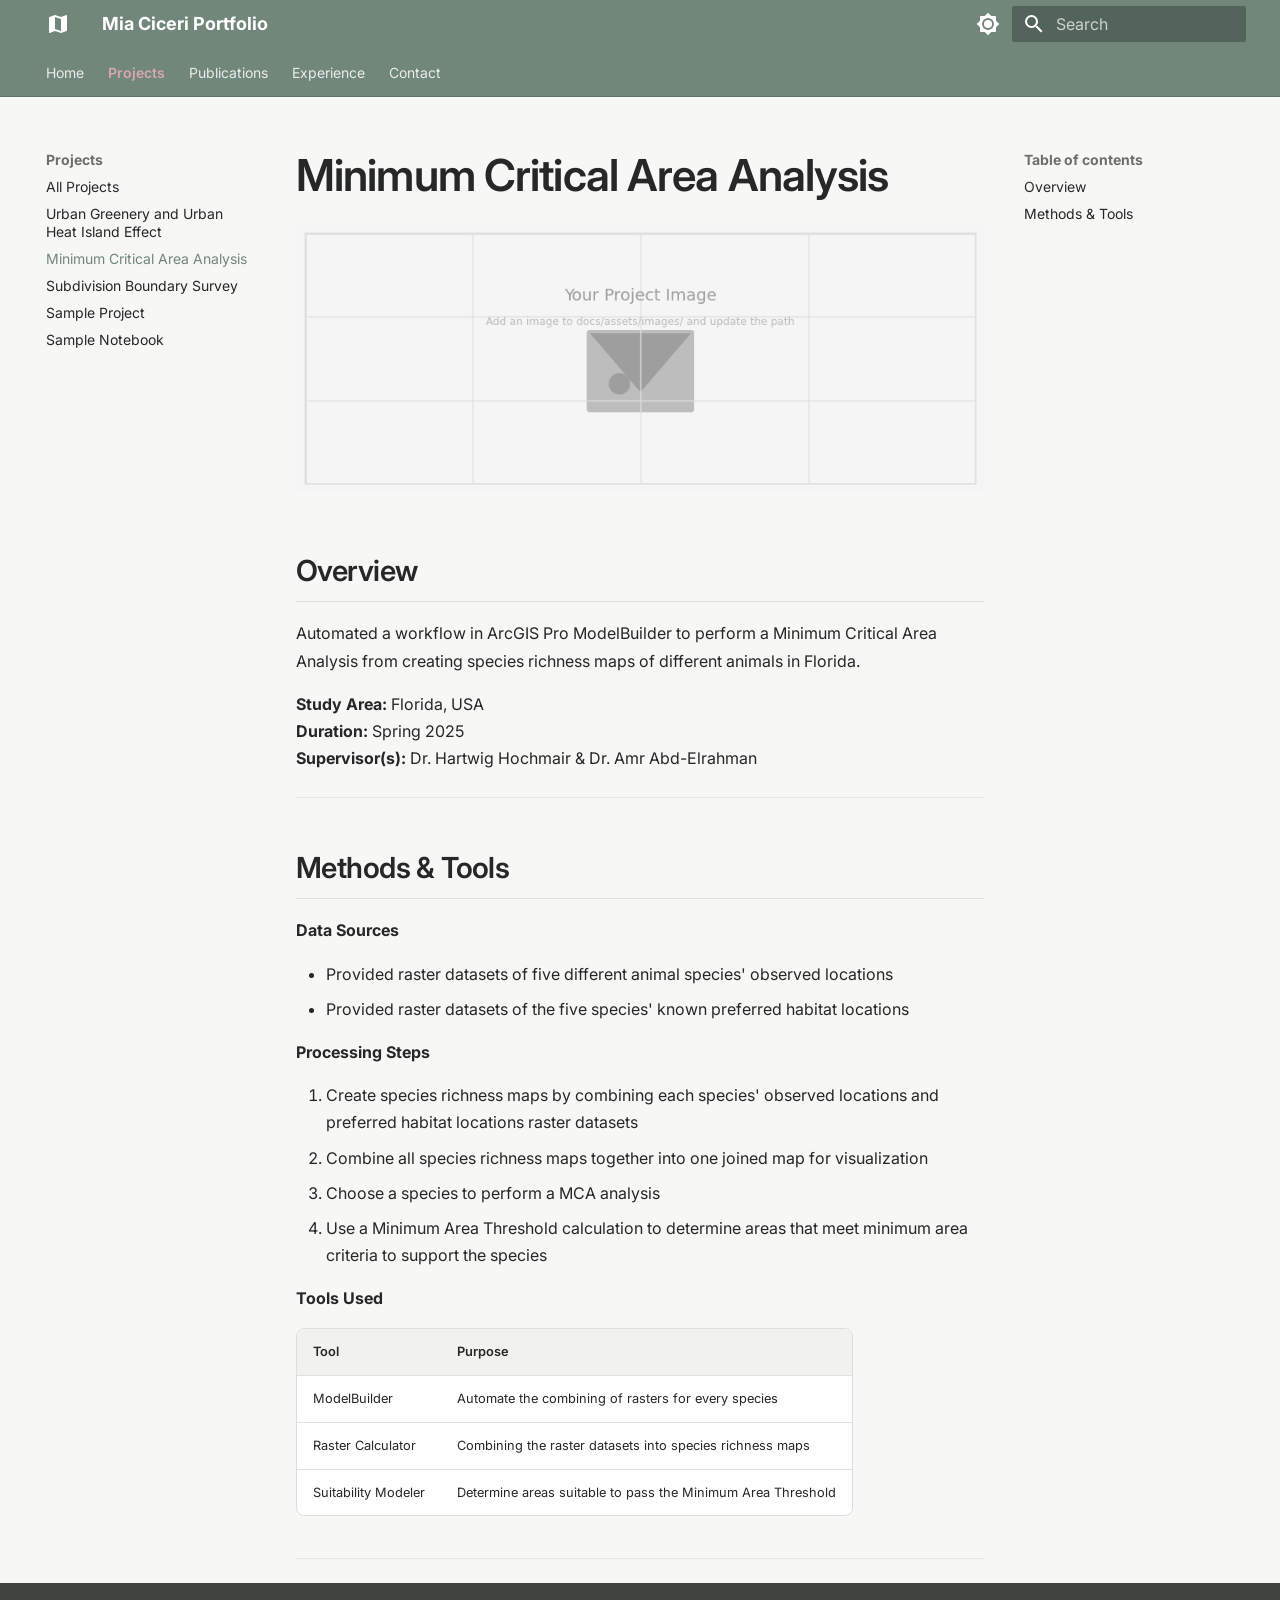
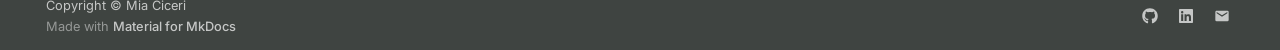
<file: projects/gis6116/index.html>
<!doctype html>
<html lang="en" class="no-js">
  <head>
    
      <meta charset="utf-8">
      <meta name="viewport" content="width=device-width,initial-scale=1">
      
        <meta name="description" content="Portfolio of Mia Ciceri — GIS, Remote Sensing, and Spatial Data Science">
      
      
        <meta name="author" content="Mia Ciceri">
      
      
      
        <link rel="prev" href="../">
      
      
        <link rel="next" href="../sur3323/">
      
      
        
      
      
      <link rel="icon" href="../../assets/images/favicon.png">
      <meta name="generator" content="mkdocs-1.6.1, mkdocs-material-9.7.7">
    
    
      
        <title>Minimum Critical Area Analysis - Mia Ciceri Portfolio</title>
      
    
    
      <link rel="stylesheet" href="../../assets/stylesheets/main.ec1eaa64.min.css">
      
        
        <link rel="stylesheet" href="../../assets/stylesheets/palette.ab4e12ef.min.css">
      
      


    
    
      
    
    
      
        
        
        <link rel="preconnect" href="https://fonts.gstatic.com" crossorigin>
        <link rel="stylesheet" href="https://fonts.googleapis.com/css?family=Inter:300,300i,400,400i,700,700i%7CJetBrains+Mono:400,400i,700,700i&display=fallback">
        <style>:root{--md-text-font:"Inter";--md-code-font:"JetBrains Mono"}</style>
      
    
    
      <link rel="stylesheet" href="../../assets/css/extra.css">
    
    <script>__md_scope=new URL("../..",location),__md_hash=e=>[...e].reduce(((e,_)=>(e<<5)-e+_.charCodeAt(0)),0),__md_get=(e,_=localStorage,t=__md_scope)=>JSON.parse(_.getItem(t.pathname+"."+e)),__md_set=(e,_,t=localStorage,a=__md_scope)=>{try{t.setItem(a.pathname+"."+e,JSON.stringify(_))}catch(e){}}</script>
    
      

    
    
  </head>
  
  
    
    
      
    
    
    
    
    <body dir="ltr" data-md-color-scheme="default" data-md-color-primary="custom" data-md-color-accent="custom">
  
    
    <input class="md-toggle" data-md-toggle="drawer" type="checkbox" id="__drawer" autocomplete="off">
    <input class="md-toggle" data-md-toggle="search" type="checkbox" id="__search" autocomplete="off">
    <label class="md-overlay" for="__drawer"></label>
    <div data-md-component="skip">
      
        
        <a href="#minimum-critical-area-analysis" class="md-skip">
          Skip to content
        </a>
      
    </div>
    <div data-md-component="announce">
      
    </div>
    
    
      

<header class="md-header" data-md-component="header">
  <nav class="md-header__inner md-grid" aria-label="Header">
    <a href="../.." title="Mia Ciceri Portfolio" class="md-header__button md-logo" aria-label="Mia Ciceri Portfolio" data-md-component="logo">
      
  
  <svg xmlns="http://www.w3.org/2000/svg" viewBox="0 0 24 24"><path d="m15 19-6-2.11V5l6 2.11M20.5 3h-.16L15 5.1 9 3 3.36 4.9c-.21.07-.36.25-.36.48V20.5a.5.5 0 0 0 .5.5c.05 0 .11 0 .16-.03L9 18.9l6 2.1 5.64-1.9c.21-.1.36-.25.36-.48V3.5a.5.5 0 0 0-.5-.5"/></svg>

    </a>
    <label class="md-header__button md-icon" for="__drawer">
      
      <svg xmlns="http://www.w3.org/2000/svg" viewBox="0 0 24 24"><path d="M3 6h18v2H3zm0 5h18v2H3zm0 5h18v2H3z"/></svg>
    </label>
    <div class="md-header__title" data-md-component="header-title">
      <div class="md-header__ellipsis">
        <div class="md-header__topic">
          <span class="md-ellipsis">
            Mia Ciceri Portfolio
          </span>
        </div>
        <div class="md-header__topic" data-md-component="header-topic">
          <span class="md-ellipsis">
            
              Minimum Critical Area Analysis
            
          </span>
        </div>
      </div>
    </div>
    
      
        <form class="md-header__option" data-md-component="palette">
  
    
    
    
    <input class="md-option" data-md-color-media="" data-md-color-scheme="default" data-md-color-primary="custom" data-md-color-accent="custom"  aria-label="Switch to dark mode"  type="radio" name="__palette" id="__palette_0">
    
      <label class="md-header__button md-icon" title="Switch to dark mode" for="__palette_1" hidden>
        <svg xmlns="http://www.w3.org/2000/svg" viewBox="0 0 24 24"><path d="M12 8a4 4 0 0 0-4 4 4 4 0 0 0 4 4 4 4 0 0 0 4-4 4 4 0 0 0-4-4m0 10a6 6 0 0 1-6-6 6 6 0 0 1 6-6 6 6 0 0 1 6 6 6 6 0 0 1-6 6m8-9.31V4h-4.69L12 .69 8.69 4H4v4.69L.69 12 4 15.31V20h4.69L12 23.31 15.31 20H20v-4.69L23.31 12z"/></svg>
      </label>
    
  
    
    
    
    <input class="md-option" data-md-color-media="" data-md-color-scheme="slate" data-md-color-primary="custom" data-md-color-accent="custom"  aria-label="Switch to light mode"  type="radio" name="__palette" id="__palette_1">
    
      <label class="md-header__button md-icon" title="Switch to light mode" for="__palette_0" hidden>
        <svg xmlns="http://www.w3.org/2000/svg" viewBox="0 0 24 24"><path d="M12 18c-.89 0-1.74-.2-2.5-.55C11.56 16.5 13 14.42 13 12s-1.44-4.5-3.5-5.45C10.26 6.2 11.11 6 12 6a6 6 0 0 1 6 6 6 6 0 0 1-6 6m8-9.31V4h-4.69L12 .69 8.69 4H4v4.69L.69 12 4 15.31V20h4.69L12 23.31 15.31 20H20v-4.69L23.31 12z"/></svg>
      </label>
    
  
</form>
      
    
    
      <script>var palette=__md_get("__palette");if(palette&&palette.color){if("(prefers-color-scheme)"===palette.color.media){var media=matchMedia("(prefers-color-scheme: light)"),input=document.querySelector(media.matches?"[data-md-color-media='(prefers-color-scheme: light)']":"[data-md-color-media='(prefers-color-scheme: dark)']");palette.color.media=input.getAttribute("data-md-color-media"),palette.color.scheme=input.getAttribute("data-md-color-scheme"),palette.color.primary=input.getAttribute("data-md-color-primary"),palette.color.accent=input.getAttribute("data-md-color-accent")}for(var[key,value]of Object.entries(palette.color))document.body.setAttribute("data-md-color-"+key,value)}</script>
    
    
    
      
      
        <label class="md-header__button md-icon" for="__search">
          
          <svg xmlns="http://www.w3.org/2000/svg" viewBox="0 0 24 24"><path d="M9.5 3A6.5 6.5 0 0 1 16 9.5c0 1.61-.59 3.09-1.56 4.23l.27.27h.79l5 5-1.5 1.5-5-5v-.79l-.27-.27A6.52 6.52 0 0 1 9.5 16 6.5 6.5 0 0 1 3 9.5 6.5 6.5 0 0 1 9.5 3m0 2C7 5 5 7 5 9.5S7 14 9.5 14 14 12 14 9.5 12 5 9.5 5"/></svg>
        </label>
        <div class="md-search" data-md-component="search" role="dialog">
  <label class="md-search__overlay" for="__search"></label>
  <div class="md-search__inner" role="search">
    <form class="md-search__form" name="search">
      <input type="text" class="md-search__input" name="query" aria-label="Search" placeholder="Search" autocapitalize="off" autocorrect="off" autocomplete="off" spellcheck="false" data-md-component="search-query" required>
      <label class="md-search__icon md-icon" for="__search">
        
        <svg xmlns="http://www.w3.org/2000/svg" viewBox="0 0 24 24"><path d="M9.5 3A6.5 6.5 0 0 1 16 9.5c0 1.61-.59 3.09-1.56 4.23l.27.27h.79l5 5-1.5 1.5-5-5v-.79l-.27-.27A6.52 6.52 0 0 1 9.5 16 6.5 6.5 0 0 1 3 9.5 6.5 6.5 0 0 1 9.5 3m0 2C7 5 5 7 5 9.5S7 14 9.5 14 14 12 14 9.5 12 5 9.5 5"/></svg>
        
        <svg xmlns="http://www.w3.org/2000/svg" viewBox="0 0 24 24"><path d="M20 11v2H8l5.5 5.5-1.42 1.42L4.16 12l7.92-7.92L13.5 5.5 8 11z"/></svg>
      </label>
      <nav class="md-search__options" aria-label="Search">
        
        <button type="reset" class="md-search__icon md-icon" title="Clear" aria-label="Clear" tabindex="-1">
          
          <svg xmlns="http://www.w3.org/2000/svg" viewBox="0 0 24 24"><path d="M19 6.41 17.59 5 12 10.59 6.41 5 5 6.41 10.59 12 5 17.59 6.41 19 12 13.41 17.59 19 19 17.59 13.41 12z"/></svg>
        </button>
      </nav>
      
    </form>
    <div class="md-search__output">
      <div class="md-search__scrollwrap" tabindex="0" data-md-scrollfix>
        <div class="md-search-result" data-md-component="search-result">
          <div class="md-search-result__meta">
            Initializing search
          </div>
          <ol class="md-search-result__list" role="presentation"></ol>
        </div>
      </div>
    </div>
  </div>
</div>
      
    
    
  </nav>
  
</header>
    
    <div class="md-container" data-md-component="container">
      
      
        
          
            
<nav class="md-tabs" aria-label="Tabs" data-md-component="tabs">
  <div class="md-grid">
    <ul class="md-tabs__list">
      
        
  
  
  
  
    <li class="md-tabs__item">
      <a href="../.." class="md-tabs__link">
        
  
  
    
  
  Home

      </a>
    </li>
  

      
        
  
  
  
    
  
  
    
    
      <li class="md-tabs__item md-tabs__item--active">
        <a href="../" class="md-tabs__link">
          
  
  
  Projects

        </a>
      </li>
    
  

      
        
  
  
  
  
    <li class="md-tabs__item">
      <a href="../../publications/" class="md-tabs__link">
        
  
  
    
  
  Publications

      </a>
    </li>
  

      
        
  
  
  
  
    <li class="md-tabs__item">
      <a href="../../experience/" class="md-tabs__link">
        
  
  
    
  
  Experience

      </a>
    </li>
  

      
        
  
  
  
  
    <li class="md-tabs__item">
      <a href="../../contact/" class="md-tabs__link">
        
  
  
    
  
  Contact

      </a>
    </li>
  

      
    </ul>
  </div>
</nav>
          
        
      
      <main class="md-main" data-md-component="main">
        <div class="md-main__inner md-grid">
          
            
              
              <div class="md-sidebar md-sidebar--primary" data-md-component="sidebar" data-md-type="navigation" >
                <div class="md-sidebar__scrollwrap">
                  <div class="md-sidebar__inner">
                    


  


<nav class="md-nav md-nav--primary md-nav--lifted" aria-label="Navigation" data-md-level="0">
  <label class="md-nav__title" for="__drawer">
    <a href="../.." title="Mia Ciceri Portfolio" class="md-nav__button md-logo" aria-label="Mia Ciceri Portfolio" data-md-component="logo">
      
  
  <svg xmlns="http://www.w3.org/2000/svg" viewBox="0 0 24 24"><path d="m15 19-6-2.11V5l6 2.11M20.5 3h-.16L15 5.1 9 3 3.36 4.9c-.21.07-.36.25-.36.48V20.5a.5.5 0 0 0 .5.5c.05 0 .11 0 .16-.03L9 18.9l6 2.1 5.64-1.9c.21-.1.36-.25.36-.48V3.5a.5.5 0 0 0-.5-.5"/></svg>

    </a>
    Mia Ciceri Portfolio
  </label>
  
  <ul class="md-nav__list" data-md-scrollfix>
    
      
      
  
  
  
  
    <li class="md-nav__item">
      <a href="../.." class="md-nav__link">
        
  
  
  <span class="md-ellipsis">
    
  
    Home
  

    
  </span>
  
  

      </a>
    </li>
  

    
      
      
  
  
    
  
  
  
    
    
    
    
      
        
        
      
      
    
    
    <li class="md-nav__item md-nav__item--active md-nav__item--section md-nav__item--nested">
      
        
        
        <input class="md-nav__toggle md-toggle " type="checkbox" id="__nav_2" checked>
        
          
          <label class="md-nav__link" for="__nav_2" id="__nav_2_label" tabindex="">
            
  
  
  <span class="md-ellipsis">
    
  
    Projects
  

    
  </span>
  
  

            <span class="md-nav__icon md-icon"></span>
          </label>
        
        <nav class="md-nav" data-md-level="1" aria-labelledby="__nav_2_label" aria-expanded="true">
          <label class="md-nav__title" for="__nav_2">
            <span class="md-nav__icon md-icon"></span>
            
  
    Projects
  

          </label>
          <ul class="md-nav__list" data-md-scrollfix>
            
              
                
  
  
  
  
    <li class="md-nav__item">
      <a href="../" class="md-nav__link">
        
  
  
  <span class="md-ellipsis">
    
  
    All Projects
  

    
  </span>
  
  

      </a>
    </li>
  

              
            
              
                
  
  
  
  
    <li class="md-nav__item">
      <a href="../urp6224.md" class="md-nav__link">
        
  
  
  <span class="md-ellipsis">
    
  
    Urban Greenery and Urban Heat Island Effect
  

    
  </span>
  
  

      </a>
    </li>
  

              
            
              
                
  
  
    
  
  
  
    <li class="md-nav__item md-nav__item--active">
      
      <input class="md-nav__toggle md-toggle" type="checkbox" id="__toc">
      
      
        
      
      
        <label class="md-nav__link md-nav__link--active" for="__toc">
          
  
  
  <span class="md-ellipsis">
    
  
    Minimum Critical Area Analysis
  

    
  </span>
  
  

          <span class="md-nav__icon md-icon"></span>
        </label>
      
      <a href="./" class="md-nav__link md-nav__link--active">
        
  
  
  <span class="md-ellipsis">
    
  
    Minimum Critical Area Analysis
  

    
  </span>
  
  

      </a>
      
        

<nav class="md-nav md-nav--secondary" aria-label="Table of contents">
  
  
  
    
  
  
    <label class="md-nav__title" for="__toc">
      <span class="md-nav__icon md-icon"></span>
      Table of contents
    </label>
    <ul class="md-nav__list" data-md-component="toc" data-md-scrollfix>
      
        <li class="md-nav__item">
  <a href="#overview" class="md-nav__link">
    <span class="md-ellipsis">
      
        Overview
      
    </span>
  </a>
  
</li>
      
        <li class="md-nav__item">
  <a href="#methods-tools" class="md-nav__link">
    <span class="md-ellipsis">
      
        Methods &amp; Tools
      
    </span>
  </a>
  
</li>
      
    </ul>
  
</nav>
      
    </li>
  

              
            
              
                
  
  
  
  
    <li class="md-nav__item">
      <a href="../sur3323/" class="md-nav__link">
        
  
  
  <span class="md-ellipsis">
    
  
    Subdivision Boundary Survey
  

    
  </span>
  
  

      </a>
    </li>
  

              
            
              
                
  
  
  
  
    <li class="md-nav__item">
      <a href="../sample-project/" class="md-nav__link">
        
  
  
  <span class="md-ellipsis">
    
  
    Sample Project
  

    
  </span>
  
  

      </a>
    </li>
  

              
            
              
                
  
  
  
  
    <li class="md-nav__item">
      <a href="../sample-notebook/" class="md-nav__link">
        
  
  
  <span class="md-ellipsis">
    
  
    Sample Notebook
  

    
  </span>
  
  

      </a>
    </li>
  

              
            
          </ul>
        </nav>
      
    </li>
  

    
      
      
  
  
  
  
    <li class="md-nav__item">
      <a href="../../publications/" class="md-nav__link">
        
  
  
  <span class="md-ellipsis">
    
  
    Publications
  

    
  </span>
  
  

      </a>
    </li>
  

    
      
      
  
  
  
  
    <li class="md-nav__item">
      <a href="../../experience/" class="md-nav__link">
        
  
  
  <span class="md-ellipsis">
    
  
    Experience
  

    
  </span>
  
  

      </a>
    </li>
  

    
      
      
  
  
  
  
    <li class="md-nav__item">
      <a href="../../contact/" class="md-nav__link">
        
  
  
  <span class="md-ellipsis">
    
  
    Contact
  

    
  </span>
  
  

      </a>
    </li>
  

    
  </ul>
</nav>
                  </div>
                </div>
              </div>
            
            
              
              <div class="md-sidebar md-sidebar--secondary" data-md-component="sidebar" data-md-type="toc" >
                <div class="md-sidebar__scrollwrap">
                  <div class="md-sidebar__inner">
                    

<nav class="md-nav md-nav--secondary" aria-label="Table of contents">
  
  
  
    
  
  
    <label class="md-nav__title" for="__toc">
      <span class="md-nav__icon md-icon"></span>
      Table of contents
    </label>
    <ul class="md-nav__list" data-md-component="toc" data-md-scrollfix>
      
        <li class="md-nav__item">
  <a href="#overview" class="md-nav__link">
    <span class="md-ellipsis">
      
        Overview
      
    </span>
  </a>
  
</li>
      
        <li class="md-nav__item">
  <a href="#methods-tools" class="md-nav__link">
    <span class="md-ellipsis">
      
        Methods &amp; Tools
      
    </span>
  </a>
  
</li>
      
    </ul>
  
</nav>
                  </div>
                </div>
              </div>
            
          
          
            <div class="md-content" data-md-component="content">
              
              <article class="md-content__inner md-typeset">
                
                  



<!--
CHECKLIST FOR THIS PAGE (copy this file for each new project):
- [ ] Replace the hero image with your own (add to docs/assets/images/)
-->

<h1 id="minimum-critical-area-analysis">Minimum Critical Area Analysis</h1>
<p><img alt="Project overview image" src="../../assets/images/placeholder-project.png" /></p>
<h2 id="overview">Overview</h2>
<p>Automated a workflow in ArcGIS Pro ModelBuilder to perform a Minimum Critical Area Analysis from creating species richness maps of different animals in Florida.</p>
<p><strong>Study Area:</strong> Florida, USA<br />
<strong>Duration:</strong> Spring 2025<br />
<strong>Supervisor(s):</strong> Dr. Hartwig Hochmair &amp; Dr. Amr Abd-Elrahman</p>
<hr />
<h2 id="methods-tools">Methods &amp; Tools</h2>
<p><strong>Data Sources</strong></p>
<ul>
<li>Provided raster datasets of five different animal species' observed locations</li>
<li>Provided raster datasets of the five species' known preferred habitat locations</li>
</ul>
<p><strong>Processing Steps</strong></p>
<ol>
<li>Create species richness maps by combining each species' observed locations and preferred habitat locations raster datasets</li>
<li>Combine all species richness maps together into one joined map for visualization</li>
<li>Choose a species to perform a MCA analysis</li>
<li>Use a Minimum Area Threshold calculation to determine areas that meet minimum area criteria to support the species</li>
</ol>
<p><strong>Tools Used</strong></p>
<table>
<thead>
<tr>
<th>Tool</th>
<th>Purpose</th>
</tr>
</thead>
<tbody>
<tr>
<td>ModelBuilder</td>
<td>Automate the combining of rasters for every species</td>
</tr>
<tr>
<td>Raster Calculator</td>
<td>Combining the raster datasets into species richness maps</td>
</tr>
<tr>
<td>Suitability Modeler</td>
<td>Determine areas suitable to pass the Minimum Area Threshold</td>
</tr>
</tbody>
</table>
<hr />












                
              </article>
            </div>
          
          
<script>var target=document.getElementById(location.hash.slice(1));target&&target.name&&(target.checked=target.name.startsWith("__tabbed_"))</script>
        </div>
        
          <button type="button" class="md-top md-icon" data-md-component="top" hidden>
  
  <svg xmlns="http://www.w3.org/2000/svg" viewBox="0 0 24 24"><path d="M13 20h-2V8l-5.5 5.5-1.42-1.42L12 4.16l7.92 7.92-1.42 1.42L13 8z"/></svg>
  Back to top
</button>
        
      </main>
      
        <footer class="md-footer">
  
  <div class="md-footer-meta md-typeset">
    <div class="md-footer-meta__inner md-grid">
      <div class="md-copyright">
  
    <div class="md-copyright__highlight">
      Copyright &copy; Mia Ciceri
    </div>
  
  
    Made with
    <a href="https://squidfunk.github.io/mkdocs-material/" target="_blank" rel="noopener">
      Material for MkDocs
    </a>
  
</div>
      
        
<div class="md-social">
  
    
    
    
    
      
      
    
    <a href="https://github.com/miaciceri" target="_blank" rel="noopener" title="github.com" class="md-social__link">
      <svg xmlns="http://www.w3.org/2000/svg" viewBox="0 0 512 512"><!--! Font Awesome Free 7.1.0 by @fontawesome - https://fontawesome.com License - https://fontawesome.com/license/free (Icons: CC BY 4.0, Fonts: SIL OFL 1.1, Code: MIT License) Copyright 2025 Fonticons, Inc.--><path d="M173.9 397.4c0 2-2.3 3.6-5.2 3.6-3.3.3-5.6-1.3-5.6-3.6 0-2 2.3-3.6 5.2-3.6 3-.3 5.6 1.3 5.6 3.6m-31.1-4.5c-.7 2 1.3 4.3 4.3 4.9 2.6 1 5.6 0 6.2-2s-1.3-4.3-4.3-5.2c-2.6-.7-5.5.3-6.2 2.3m44.2-1.7c-2.9.7-4.9 2.6-4.6 4.9.3 2 2.9 3.3 5.9 2.6 2.9-.7 4.9-2.6 4.6-4.6-.3-1.9-3-3.2-5.9-2.9M252.8 8C114.1 8 8 113.3 8 252c0 110.9 69.8 205.8 169.5 239.2 12.8 2.3 17.3-5.6 17.3-12.1 0-6.2-.3-40.4-.3-61.4 0 0-70 15-84.7-29.8 0 0-11.4-29.1-27.8-36.6 0 0-22.9-15.7 1.6-15.4 0 0 24.9 2 38.6 25.8 21.9 38.6 58.6 27.5 72.9 20.9 2.3-16 8.8-27.1 16-33.7-55.9-6.2-112.3-14.3-112.3-110.5 0-27.5 7.6-41.3 23.6-58.9-2.6-6.5-11.1-33.3 2.6-67.9 20.9-6.5 69 27 69 27 20-5.6 41.5-8.5 62.8-8.5s42.8 2.9 62.8 8.5c0 0 48.1-33.6 69-27 13.7 34.7 5.2 61.4 2.6 67.9 16 17.7 25.8 31.5 25.8 58.9 0 96.5-58.9 104.2-114.8 110.5 9.2 7.9 17 22.9 17 46.4 0 33.7-.3 75.4-.3 83.6 0 6.5 4.6 14.4 17.3 12.1C436.2 457.8 504 362.9 504 252 504 113.3 391.5 8 252.8 8M105.2 352.9c-1.3 1-1 3.3.7 5.2 1.6 1.6 3.9 2.3 5.2 1 1.3-1 1-3.3-.7-5.2-1.6-1.6-3.9-2.3-5.2-1m-10.8-8.1c-.7 1.3.3 2.9 2.3 3.9 1.6 1 3.6.7 4.3-.7.7-1.3-.3-2.9-2.3-3.9-2-.6-3.6-.3-4.3.7m32.4 35.6c-1.6 1.3-1 4.3 1.3 6.2 2.3 2.3 5.2 2.6 6.5 1 1.3-1.3.7-4.3-1.3-6.2-2.2-2.3-5.2-2.6-6.5-1m-11.4-14.7c-1.6 1-1.6 3.6 0 5.9s4.3 3.3 5.6 2.3c1.6-1.3 1.6-3.9 0-6.2-1.4-2.3-4-3.3-5.6-2"/></svg>
    </a>
  
    
    
    
    
      
      
    
    <a href="https://linkedin.com/in/miaciceri" target="_blank" rel="noopener" title="linkedin.com" class="md-social__link">
      <svg xmlns="http://www.w3.org/2000/svg" viewBox="0 0 448 512"><!--! Font Awesome Free 7.1.0 by @fontawesome - https://fontawesome.com License - https://fontawesome.com/license/free (Icons: CC BY 4.0, Fonts: SIL OFL 1.1, Code: MIT License) Copyright 2025 Fonticons, Inc.--><path d="M416 32H31.9C14.3 32 0 46.5 0 64.3v383.4C0 465.5 14.3 480 31.9 480H416c17.6 0 32-14.5 32-32.3V64.3c0-17.8-14.4-32.3-32-32.3M135.4 416H69V202.2h66.5V416zM102.2 96a38.5 38.5 0 1 1 0 77 38.5 38.5 0 1 1 0-77m282.1 320h-66.4V312c0-24.8-.5-56.7-34.5-56.7-34.6 0-39.9 27-39.9 54.9V416h-66.4V202.2h63.7v29.2h.9c8.9-16.8 30.6-34.5 62.9-34.5 67.2 0 79.7 44.3 79.7 101.9z"/></svg>
    </a>
  
    
    
    
    
    <a href="mailto:mljciceri@gmail.com" target="_blank" rel="noopener" title="" class="md-social__link">
      <svg xmlns="http://www.w3.org/2000/svg" viewBox="0 0 24 24"><path d="m20 8-8 5-8-5V6l8 5 8-5m0-2H4c-1.11 0-2 .89-2 2v12a2 2 0 0 0 2 2h16a2 2 0 0 0 2-2V6a2 2 0 0 0-2-2"/></svg>
    </a>
  
</div>
      
    </div>
  </div>
</footer>
      
    </div>
    <div class="md-dialog" data-md-component="dialog">
      <div class="md-dialog__inner md-typeset"></div>
    </div>
    
    
    
      
      
      <script id="__config" type="application/json">{"annotate": null, "base": "../..", "features": ["navigation.tabs", "navigation.top", "navigation.instant", "navigation.tracking", "content.code.copy"], "search": "../../assets/javascripts/workers/search.2c215733.min.js", "tags": null, "translations": {"clipboard.copied": "Copied to clipboard", "clipboard.copy": "Copy to clipboard", "search.result.more.one": "1 more on this page", "search.result.more.other": "# more on this page", "search.result.none": "No matching documents", "search.result.one": "1 matching document", "search.result.other": "# matching documents", "search.result.placeholder": "Type to start searching", "search.result.term.missing": "Missing", "select.version": "Select version"}, "version": null}</script>
    
    
      <script src="../../assets/javascripts/bundle.d7400e89.min.js"></script>
      
    
  </body>
</html>
</file>
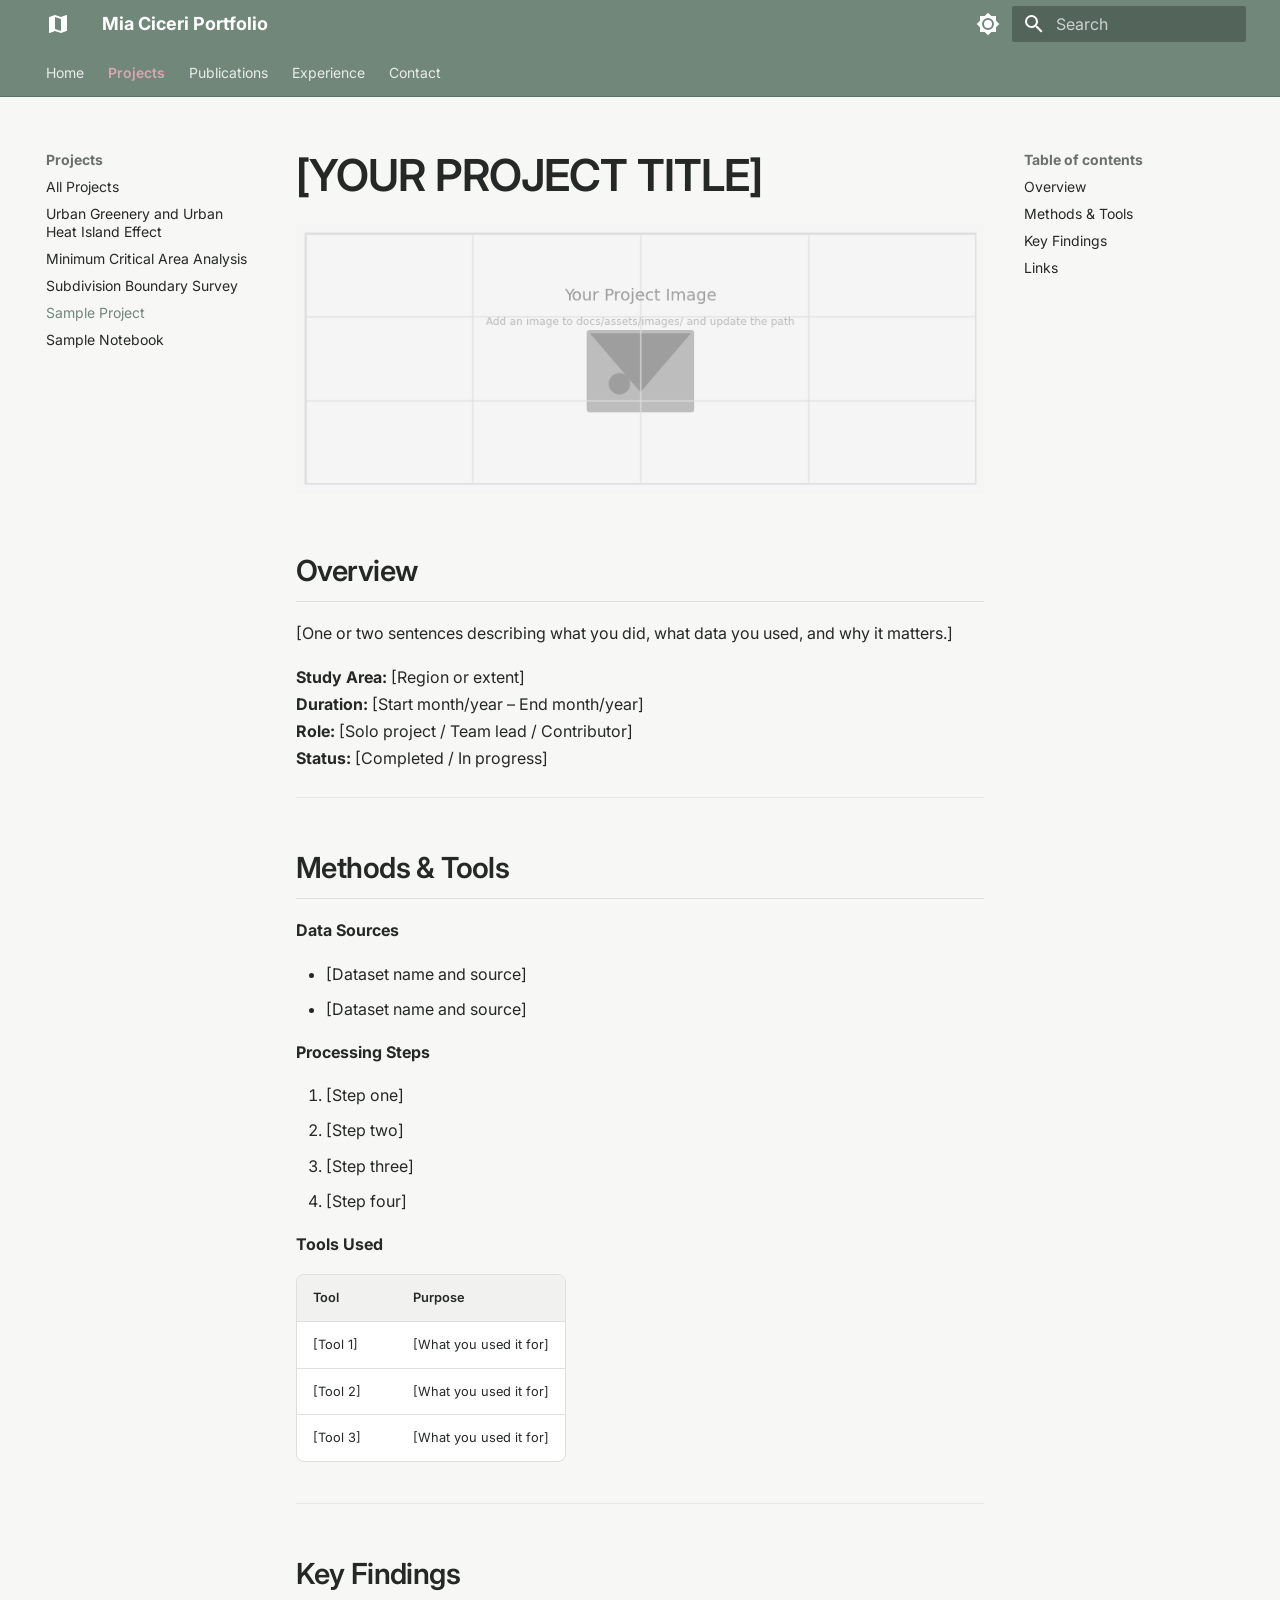
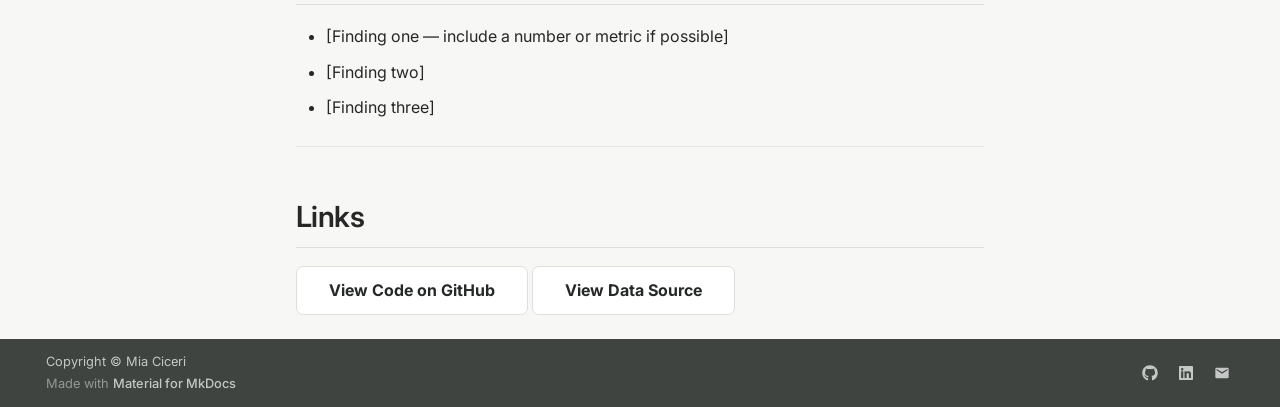
<file: projects/sample-project/index.html>
<!doctype html>
<html lang="en" class="no-js">
  <head>
    
      <meta charset="utf-8">
      <meta name="viewport" content="width=device-width,initial-scale=1">
      
        <meta name="description" content="Portfolio of Mia Ciceri — GIS, Remote Sensing, and Spatial Data Science">
      
      
        <meta name="author" content="Mia Ciceri">
      
      
      
        <link rel="prev" href="../sur3323/">
      
      
        <link rel="next" href="../sample-notebook/">
      
      
        
      
      
      <link rel="icon" href="../../assets/images/favicon.png">
      <meta name="generator" content="mkdocs-1.6.1, mkdocs-material-9.7.7">
    
    
      
        <title>Sample Project - Mia Ciceri Portfolio</title>
      
    
    
      <link rel="stylesheet" href="../../assets/stylesheets/main.ec1eaa64.min.css">
      
        
        <link rel="stylesheet" href="../../assets/stylesheets/palette.ab4e12ef.min.css">
      
      


    
    
      
    
    
      
        
        
        <link rel="preconnect" href="https://fonts.gstatic.com" crossorigin>
        <link rel="stylesheet" href="https://fonts.googleapis.com/css?family=Inter:300,300i,400,400i,700,700i%7CJetBrains+Mono:400,400i,700,700i&display=fallback">
        <style>:root{--md-text-font:"Inter";--md-code-font:"JetBrains Mono"}</style>
      
    
    
      <link rel="stylesheet" href="../../assets/css/extra.css">
    
    <script>__md_scope=new URL("../..",location),__md_hash=e=>[...e].reduce(((e,_)=>(e<<5)-e+_.charCodeAt(0)),0),__md_get=(e,_=localStorage,t=__md_scope)=>JSON.parse(_.getItem(t.pathname+"."+e)),__md_set=(e,_,t=localStorage,a=__md_scope)=>{try{t.setItem(a.pathname+"."+e,JSON.stringify(_))}catch(e){}}</script>
    
      

    
    
  </head>
  
  
    
    
      
    
    
    
    
    <body dir="ltr" data-md-color-scheme="default" data-md-color-primary="custom" data-md-color-accent="custom">
  
    
    <input class="md-toggle" data-md-toggle="drawer" type="checkbox" id="__drawer" autocomplete="off">
    <input class="md-toggle" data-md-toggle="search" type="checkbox" id="__search" autocomplete="off">
    <label class="md-overlay" for="__drawer"></label>
    <div data-md-component="skip">
      
        
        <a href="#your-project-title" class="md-skip">
          Skip to content
        </a>
      
    </div>
    <div data-md-component="announce">
      
    </div>
    
    
      

<header class="md-header" data-md-component="header">
  <nav class="md-header__inner md-grid" aria-label="Header">
    <a href="../.." title="Mia Ciceri Portfolio" class="md-header__button md-logo" aria-label="Mia Ciceri Portfolio" data-md-component="logo">
      
  
  <svg xmlns="http://www.w3.org/2000/svg" viewBox="0 0 24 24"><path d="m15 19-6-2.11V5l6 2.11M20.5 3h-.16L15 5.1 9 3 3.36 4.9c-.21.07-.36.25-.36.48V20.5a.5.5 0 0 0 .5.5c.05 0 .11 0 .16-.03L9 18.9l6 2.1 5.64-1.9c.21-.1.36-.25.36-.48V3.5a.5.5 0 0 0-.5-.5"/></svg>

    </a>
    <label class="md-header__button md-icon" for="__drawer">
      
      <svg xmlns="http://www.w3.org/2000/svg" viewBox="0 0 24 24"><path d="M3 6h18v2H3zm0 5h18v2H3zm0 5h18v2H3z"/></svg>
    </label>
    <div class="md-header__title" data-md-component="header-title">
      <div class="md-header__ellipsis">
        <div class="md-header__topic">
          <span class="md-ellipsis">
            Mia Ciceri Portfolio
          </span>
        </div>
        <div class="md-header__topic" data-md-component="header-topic">
          <span class="md-ellipsis">
            
              Sample Project
            
          </span>
        </div>
      </div>
    </div>
    
      
        <form class="md-header__option" data-md-component="palette">
  
    
    
    
    <input class="md-option" data-md-color-media="" data-md-color-scheme="default" data-md-color-primary="custom" data-md-color-accent="custom"  aria-label="Switch to dark mode"  type="radio" name="__palette" id="__palette_0">
    
      <label class="md-header__button md-icon" title="Switch to dark mode" for="__palette_1" hidden>
        <svg xmlns="http://www.w3.org/2000/svg" viewBox="0 0 24 24"><path d="M12 8a4 4 0 0 0-4 4 4 4 0 0 0 4 4 4 4 0 0 0 4-4 4 4 0 0 0-4-4m0 10a6 6 0 0 1-6-6 6 6 0 0 1 6-6 6 6 0 0 1 6 6 6 6 0 0 1-6 6m8-9.31V4h-4.69L12 .69 8.69 4H4v4.69L.69 12 4 15.31V20h4.69L12 23.31 15.31 20H20v-4.69L23.31 12z"/></svg>
      </label>
    
  
    
    
    
    <input class="md-option" data-md-color-media="" data-md-color-scheme="slate" data-md-color-primary="custom" data-md-color-accent="custom"  aria-label="Switch to light mode"  type="radio" name="__palette" id="__palette_1">
    
      <label class="md-header__button md-icon" title="Switch to light mode" for="__palette_0" hidden>
        <svg xmlns="http://www.w3.org/2000/svg" viewBox="0 0 24 24"><path d="M12 18c-.89 0-1.74-.2-2.5-.55C11.56 16.5 13 14.42 13 12s-1.44-4.5-3.5-5.45C10.26 6.2 11.11 6 12 6a6 6 0 0 1 6 6 6 6 0 0 1-6 6m8-9.31V4h-4.69L12 .69 8.69 4H4v4.69L.69 12 4 15.31V20h4.69L12 23.31 15.31 20H20v-4.69L23.31 12z"/></svg>
      </label>
    
  
</form>
      
    
    
      <script>var palette=__md_get("__palette");if(palette&&palette.color){if("(prefers-color-scheme)"===palette.color.media){var media=matchMedia("(prefers-color-scheme: light)"),input=document.querySelector(media.matches?"[data-md-color-media='(prefers-color-scheme: light)']":"[data-md-color-media='(prefers-color-scheme: dark)']");palette.color.media=input.getAttribute("data-md-color-media"),palette.color.scheme=input.getAttribute("data-md-color-scheme"),palette.color.primary=input.getAttribute("data-md-color-primary"),palette.color.accent=input.getAttribute("data-md-color-accent")}for(var[key,value]of Object.entries(palette.color))document.body.setAttribute("data-md-color-"+key,value)}</script>
    
    
    
      
      
        <label class="md-header__button md-icon" for="__search">
          
          <svg xmlns="http://www.w3.org/2000/svg" viewBox="0 0 24 24"><path d="M9.5 3A6.5 6.5 0 0 1 16 9.5c0 1.61-.59 3.09-1.56 4.23l.27.27h.79l5 5-1.5 1.5-5-5v-.79l-.27-.27A6.52 6.52 0 0 1 9.5 16 6.5 6.5 0 0 1 3 9.5 6.5 6.5 0 0 1 9.5 3m0 2C7 5 5 7 5 9.5S7 14 9.5 14 14 12 14 9.5 12 5 9.5 5"/></svg>
        </label>
        <div class="md-search" data-md-component="search" role="dialog">
  <label class="md-search__overlay" for="__search"></label>
  <div class="md-search__inner" role="search">
    <form class="md-search__form" name="search">
      <input type="text" class="md-search__input" name="query" aria-label="Search" placeholder="Search" autocapitalize="off" autocorrect="off" autocomplete="off" spellcheck="false" data-md-component="search-query" required>
      <label class="md-search__icon md-icon" for="__search">
        
        <svg xmlns="http://www.w3.org/2000/svg" viewBox="0 0 24 24"><path d="M9.5 3A6.5 6.5 0 0 1 16 9.5c0 1.61-.59 3.09-1.56 4.23l.27.27h.79l5 5-1.5 1.5-5-5v-.79l-.27-.27A6.52 6.52 0 0 1 9.5 16 6.5 6.5 0 0 1 3 9.5 6.5 6.5 0 0 1 9.5 3m0 2C7 5 5 7 5 9.5S7 14 9.5 14 14 12 14 9.5 12 5 9.5 5"/></svg>
        
        <svg xmlns="http://www.w3.org/2000/svg" viewBox="0 0 24 24"><path d="M20 11v2H8l5.5 5.5-1.42 1.42L4.16 12l7.92-7.92L13.5 5.5 8 11z"/></svg>
      </label>
      <nav class="md-search__options" aria-label="Search">
        
        <button type="reset" class="md-search__icon md-icon" title="Clear" aria-label="Clear" tabindex="-1">
          
          <svg xmlns="http://www.w3.org/2000/svg" viewBox="0 0 24 24"><path d="M19 6.41 17.59 5 12 10.59 6.41 5 5 6.41 10.59 12 5 17.59 6.41 19 12 13.41 17.59 19 19 17.59 13.41 12z"/></svg>
        </button>
      </nav>
      
    </form>
    <div class="md-search__output">
      <div class="md-search__scrollwrap" tabindex="0" data-md-scrollfix>
        <div class="md-search-result" data-md-component="search-result">
          <div class="md-search-result__meta">
            Initializing search
          </div>
          <ol class="md-search-result__list" role="presentation"></ol>
        </div>
      </div>
    </div>
  </div>
</div>
      
    
    
  </nav>
  
</header>
    
    <div class="md-container" data-md-component="container">
      
      
        
          
            
<nav class="md-tabs" aria-label="Tabs" data-md-component="tabs">
  <div class="md-grid">
    <ul class="md-tabs__list">
      
        
  
  
  
  
    <li class="md-tabs__item">
      <a href="../.." class="md-tabs__link">
        
  
  
    
  
  Home

      </a>
    </li>
  

      
        
  
  
  
    
  
  
    
    
      <li class="md-tabs__item md-tabs__item--active">
        <a href="../" class="md-tabs__link">
          
  
  
  Projects

        </a>
      </li>
    
  

      
        
  
  
  
  
    <li class="md-tabs__item">
      <a href="../../publications/" class="md-tabs__link">
        
  
  
    
  
  Publications

      </a>
    </li>
  

      
        
  
  
  
  
    <li class="md-tabs__item">
      <a href="../../experience/" class="md-tabs__link">
        
  
  
    
  
  Experience

      </a>
    </li>
  

      
        
  
  
  
  
    <li class="md-tabs__item">
      <a href="../../contact/" class="md-tabs__link">
        
  
  
    
  
  Contact

      </a>
    </li>
  

      
    </ul>
  </div>
</nav>
          
        
      
      <main class="md-main" data-md-component="main">
        <div class="md-main__inner md-grid">
          
            
              
              <div class="md-sidebar md-sidebar--primary" data-md-component="sidebar" data-md-type="navigation" >
                <div class="md-sidebar__scrollwrap">
                  <div class="md-sidebar__inner">
                    


  


<nav class="md-nav md-nav--primary md-nav--lifted" aria-label="Navigation" data-md-level="0">
  <label class="md-nav__title" for="__drawer">
    <a href="../.." title="Mia Ciceri Portfolio" class="md-nav__button md-logo" aria-label="Mia Ciceri Portfolio" data-md-component="logo">
      
  
  <svg xmlns="http://www.w3.org/2000/svg" viewBox="0 0 24 24"><path d="m15 19-6-2.11V5l6 2.11M20.5 3h-.16L15 5.1 9 3 3.36 4.9c-.21.07-.36.25-.36.48V20.5a.5.5 0 0 0 .5.5c.05 0 .11 0 .16-.03L9 18.9l6 2.1 5.64-1.9c.21-.1.36-.25.36-.48V3.5a.5.5 0 0 0-.5-.5"/></svg>

    </a>
    Mia Ciceri Portfolio
  </label>
  
  <ul class="md-nav__list" data-md-scrollfix>
    
      
      
  
  
  
  
    <li class="md-nav__item">
      <a href="../.." class="md-nav__link">
        
  
  
  <span class="md-ellipsis">
    
  
    Home
  

    
  </span>
  
  

      </a>
    </li>
  

    
      
      
  
  
    
  
  
  
    
    
    
    
      
        
        
      
      
    
    
    <li class="md-nav__item md-nav__item--active md-nav__item--section md-nav__item--nested">
      
        
        
        <input class="md-nav__toggle md-toggle " type="checkbox" id="__nav_2" checked>
        
          
          <label class="md-nav__link" for="__nav_2" id="__nav_2_label" tabindex="">
            
  
  
  <span class="md-ellipsis">
    
  
    Projects
  

    
  </span>
  
  

            <span class="md-nav__icon md-icon"></span>
          </label>
        
        <nav class="md-nav" data-md-level="1" aria-labelledby="__nav_2_label" aria-expanded="true">
          <label class="md-nav__title" for="__nav_2">
            <span class="md-nav__icon md-icon"></span>
            
  
    Projects
  

          </label>
          <ul class="md-nav__list" data-md-scrollfix>
            
              
                
  
  
  
  
    <li class="md-nav__item">
      <a href="../" class="md-nav__link">
        
  
  
  <span class="md-ellipsis">
    
  
    All Projects
  

    
  </span>
  
  

      </a>
    </li>
  

              
            
              
                
  
  
  
  
    <li class="md-nav__item">
      <a href="../urp6224.md" class="md-nav__link">
        
  
  
  <span class="md-ellipsis">
    
  
    Urban Greenery and Urban Heat Island Effect
  

    
  </span>
  
  

      </a>
    </li>
  

              
            
              
                
  
  
  
  
    <li class="md-nav__item">
      <a href="../gis6116/" class="md-nav__link">
        
  
  
  <span class="md-ellipsis">
    
  
    Minimum Critical Area Analysis
  

    
  </span>
  
  

      </a>
    </li>
  

              
            
              
                
  
  
  
  
    <li class="md-nav__item">
      <a href="../sur3323/" class="md-nav__link">
        
  
  
  <span class="md-ellipsis">
    
  
    Subdivision Boundary Survey
  

    
  </span>
  
  

      </a>
    </li>
  

              
            
              
                
  
  
    
  
  
  
    <li class="md-nav__item md-nav__item--active">
      
      <input class="md-nav__toggle md-toggle" type="checkbox" id="__toc">
      
      
        
      
      
        <label class="md-nav__link md-nav__link--active" for="__toc">
          
  
  
  <span class="md-ellipsis">
    
  
    Sample Project
  

    
  </span>
  
  

          <span class="md-nav__icon md-icon"></span>
        </label>
      
      <a href="./" class="md-nav__link md-nav__link--active">
        
  
  
  <span class="md-ellipsis">
    
  
    Sample Project
  

    
  </span>
  
  

      </a>
      
        

<nav class="md-nav md-nav--secondary" aria-label="Table of contents">
  
  
  
    
  
  
    <label class="md-nav__title" for="__toc">
      <span class="md-nav__icon md-icon"></span>
      Table of contents
    </label>
    <ul class="md-nav__list" data-md-component="toc" data-md-scrollfix>
      
        <li class="md-nav__item">
  <a href="#overview" class="md-nav__link">
    <span class="md-ellipsis">
      
        Overview
      
    </span>
  </a>
  
</li>
      
        <li class="md-nav__item">
  <a href="#methods-tools" class="md-nav__link">
    <span class="md-ellipsis">
      
        Methods &amp; Tools
      
    </span>
  </a>
  
</li>
      
        <li class="md-nav__item">
  <a href="#key-findings" class="md-nav__link">
    <span class="md-ellipsis">
      
        Key Findings
      
    </span>
  </a>
  
</li>
      
        <li class="md-nav__item">
  <a href="#links" class="md-nav__link">
    <span class="md-ellipsis">
      
        Links
      
    </span>
  </a>
  
</li>
      
    </ul>
  
</nav>
      
    </li>
  

              
            
              
                
  
  
  
  
    <li class="md-nav__item">
      <a href="../sample-notebook/" class="md-nav__link">
        
  
  
  <span class="md-ellipsis">
    
  
    Sample Notebook
  

    
  </span>
  
  

      </a>
    </li>
  

              
            
          </ul>
        </nav>
      
    </li>
  

    
      
      
  
  
  
  
    <li class="md-nav__item">
      <a href="../../publications/" class="md-nav__link">
        
  
  
  <span class="md-ellipsis">
    
  
    Publications
  

    
  </span>
  
  

      </a>
    </li>
  

    
      
      
  
  
  
  
    <li class="md-nav__item">
      <a href="../../experience/" class="md-nav__link">
        
  
  
  <span class="md-ellipsis">
    
  
    Experience
  

    
  </span>
  
  

      </a>
    </li>
  

    
      
      
  
  
  
  
    <li class="md-nav__item">
      <a href="../../contact/" class="md-nav__link">
        
  
  
  <span class="md-ellipsis">
    
  
    Contact
  

    
  </span>
  
  

      </a>
    </li>
  

    
  </ul>
</nav>
                  </div>
                </div>
              </div>
            
            
              
              <div class="md-sidebar md-sidebar--secondary" data-md-component="sidebar" data-md-type="toc" >
                <div class="md-sidebar__scrollwrap">
                  <div class="md-sidebar__inner">
                    

<nav class="md-nav md-nav--secondary" aria-label="Table of contents">
  
  
  
    
  
  
    <label class="md-nav__title" for="__toc">
      <span class="md-nav__icon md-icon"></span>
      Table of contents
    </label>
    <ul class="md-nav__list" data-md-component="toc" data-md-scrollfix>
      
        <li class="md-nav__item">
  <a href="#overview" class="md-nav__link">
    <span class="md-ellipsis">
      
        Overview
      
    </span>
  </a>
  
</li>
      
        <li class="md-nav__item">
  <a href="#methods-tools" class="md-nav__link">
    <span class="md-ellipsis">
      
        Methods &amp; Tools
      
    </span>
  </a>
  
</li>
      
        <li class="md-nav__item">
  <a href="#key-findings" class="md-nav__link">
    <span class="md-ellipsis">
      
        Key Findings
      
    </span>
  </a>
  
</li>
      
        <li class="md-nav__item">
  <a href="#links" class="md-nav__link">
    <span class="md-ellipsis">
      
        Links
      
    </span>
  </a>
  
</li>
      
    </ul>
  
</nav>
                  </div>
                </div>
              </div>
            
          
          
            <div class="md-content" data-md-component="content">
              
              <article class="md-content__inner md-typeset">
                
                  



<!--
CHECKLIST FOR THIS PAGE (copy this file for each new project):
- [ ] Replace [YOUR PROJECT TITLE] with your project title
- [ ] Replace the hero image with your own (add to docs/assets/images/)
- [ ] Update the Overview section
- [ ] Update the Methods & Tools section
- [ ] Update the Key Findings section
- [ ] Update the Links section
- [ ] Add a card for this project on docs/projects/index.md
- [ ] Add a nav entry in mkdocs.yml
-->

<h1 id="your-project-title">[YOUR PROJECT TITLE]</h1>
<p><img alt="Project overview image" src="../../assets/images/placeholder-project.png" /></p>
<h2 id="overview">Overview</h2>
<p>[One or two sentences describing what you did, what data you used, and why it matters.]</p>
<p><strong>Study Area:</strong> [Region or extent]<br />
<strong>Duration:</strong> [Start month/year – End month/year]<br />
<strong>Role:</strong> [Solo project / Team lead / Contributor]<br />
<strong>Status:</strong> [Completed / In progress]</p>
<hr />
<h2 id="methods-tools">Methods &amp; Tools</h2>
<p><strong>Data Sources</strong></p>
<ul>
<li>[Dataset name and source]</li>
<li>[Dataset name and source]</li>
</ul>
<p><strong>Processing Steps</strong></p>
<ol>
<li>[Step one]</li>
<li>[Step two]</li>
<li>[Step three]</li>
<li>[Step four]</li>
</ol>
<p><strong>Tools Used</strong></p>
<table>
<thead>
<tr>
<th>Tool</th>
<th>Purpose</th>
</tr>
</thead>
<tbody>
<tr>
<td>[Tool 1]</td>
<td>[What you used it for]</td>
</tr>
<tr>
<td>[Tool 2]</td>
<td>[What you used it for]</td>
</tr>
<tr>
<td>[Tool 3]</td>
<td>[What you used it for]</td>
</tr>
</tbody>
</table>
<hr />
<h2 id="key-findings">Key Findings</h2>
<ul>
<li>[Finding one — include a number or metric if possible]</li>
<li>[Finding two]</li>
<li>[Finding three]</li>
</ul>
<hr />
<h2 id="links">Links</h2>
<p><a class="md-button" href="https://github.com/[YOUR-GITHUB-USERNAME]/[YOUR-REPO-NAME]">View Code on GitHub</a>
<a class="md-button" href="https://example.com">View Data Source</a></p>












                
              </article>
            </div>
          
          
<script>var target=document.getElementById(location.hash.slice(1));target&&target.name&&(target.checked=target.name.startsWith("__tabbed_"))</script>
        </div>
        
          <button type="button" class="md-top md-icon" data-md-component="top" hidden>
  
  <svg xmlns="http://www.w3.org/2000/svg" viewBox="0 0 24 24"><path d="M13 20h-2V8l-5.5 5.5-1.42-1.42L12 4.16l7.92 7.92-1.42 1.42L13 8z"/></svg>
  Back to top
</button>
        
      </main>
      
        <footer class="md-footer">
  
  <div class="md-footer-meta md-typeset">
    <div class="md-footer-meta__inner md-grid">
      <div class="md-copyright">
  
    <div class="md-copyright__highlight">
      Copyright &copy; Mia Ciceri
    </div>
  
  
    Made with
    <a href="https://squidfunk.github.io/mkdocs-material/" target="_blank" rel="noopener">
      Material for MkDocs
    </a>
  
</div>
      
        
<div class="md-social">
  
    
    
    
    
      
      
    
    <a href="https://github.com/miaciceri" target="_blank" rel="noopener" title="github.com" class="md-social__link">
      <svg xmlns="http://www.w3.org/2000/svg" viewBox="0 0 512 512"><!--! Font Awesome Free 7.1.0 by @fontawesome - https://fontawesome.com License - https://fontawesome.com/license/free (Icons: CC BY 4.0, Fonts: SIL OFL 1.1, Code: MIT License) Copyright 2025 Fonticons, Inc.--><path d="M173.9 397.4c0 2-2.3 3.6-5.2 3.6-3.3.3-5.6-1.3-5.6-3.6 0-2 2.3-3.6 5.2-3.6 3-.3 5.6 1.3 5.6 3.6m-31.1-4.5c-.7 2 1.3 4.3 4.3 4.9 2.6 1 5.6 0 6.2-2s-1.3-4.3-4.3-5.2c-2.6-.7-5.5.3-6.2 2.3m44.2-1.7c-2.9.7-4.9 2.6-4.6 4.9.3 2 2.9 3.3 5.9 2.6 2.9-.7 4.9-2.6 4.6-4.6-.3-1.9-3-3.2-5.9-2.9M252.8 8C114.1 8 8 113.3 8 252c0 110.9 69.8 205.8 169.5 239.2 12.8 2.3 17.3-5.6 17.3-12.1 0-6.2-.3-40.4-.3-61.4 0 0-70 15-84.7-29.8 0 0-11.4-29.1-27.8-36.6 0 0-22.9-15.7 1.6-15.4 0 0 24.9 2 38.6 25.8 21.9 38.6 58.6 27.5 72.9 20.9 2.3-16 8.8-27.1 16-33.7-55.9-6.2-112.3-14.3-112.3-110.5 0-27.5 7.6-41.3 23.6-58.9-2.6-6.5-11.1-33.3 2.6-67.9 20.9-6.5 69 27 69 27 20-5.6 41.5-8.5 62.8-8.5s42.8 2.9 62.8 8.5c0 0 48.1-33.6 69-27 13.7 34.7 5.2 61.4 2.6 67.9 16 17.7 25.8 31.5 25.8 58.9 0 96.5-58.9 104.2-114.8 110.5 9.2 7.9 17 22.9 17 46.4 0 33.7-.3 75.4-.3 83.6 0 6.5 4.6 14.4 17.3 12.1C436.2 457.8 504 362.9 504 252 504 113.3 391.5 8 252.8 8M105.2 352.9c-1.3 1-1 3.3.7 5.2 1.6 1.6 3.9 2.3 5.2 1 1.3-1 1-3.3-.7-5.2-1.6-1.6-3.9-2.3-5.2-1m-10.8-8.1c-.7 1.3.3 2.9 2.3 3.9 1.6 1 3.6.7 4.3-.7.7-1.3-.3-2.9-2.3-3.9-2-.6-3.6-.3-4.3.7m32.4 35.6c-1.6 1.3-1 4.3 1.3 6.2 2.3 2.3 5.2 2.6 6.5 1 1.3-1.3.7-4.3-1.3-6.2-2.2-2.3-5.2-2.6-6.5-1m-11.4-14.7c-1.6 1-1.6 3.6 0 5.9s4.3 3.3 5.6 2.3c1.6-1.3 1.6-3.9 0-6.2-1.4-2.3-4-3.3-5.6-2"/></svg>
    </a>
  
    
    
    
    
      
      
    
    <a href="https://linkedin.com/in/miaciceri" target="_blank" rel="noopener" title="linkedin.com" class="md-social__link">
      <svg xmlns="http://www.w3.org/2000/svg" viewBox="0 0 448 512"><!--! Font Awesome Free 7.1.0 by @fontawesome - https://fontawesome.com License - https://fontawesome.com/license/free (Icons: CC BY 4.0, Fonts: SIL OFL 1.1, Code: MIT License) Copyright 2025 Fonticons, Inc.--><path d="M416 32H31.9C14.3 32 0 46.5 0 64.3v383.4C0 465.5 14.3 480 31.9 480H416c17.6 0 32-14.5 32-32.3V64.3c0-17.8-14.4-32.3-32-32.3M135.4 416H69V202.2h66.5V416zM102.2 96a38.5 38.5 0 1 1 0 77 38.5 38.5 0 1 1 0-77m282.1 320h-66.4V312c0-24.8-.5-56.7-34.5-56.7-34.6 0-39.9 27-39.9 54.9V416h-66.4V202.2h63.7v29.2h.9c8.9-16.8 30.6-34.5 62.9-34.5 67.2 0 79.7 44.3 79.7 101.9z"/></svg>
    </a>
  
    
    
    
    
    <a href="mailto:mljciceri@gmail.com" target="_blank" rel="noopener" title="" class="md-social__link">
      <svg xmlns="http://www.w3.org/2000/svg" viewBox="0 0 24 24"><path d="m20 8-8 5-8-5V6l8 5 8-5m0-2H4c-1.11 0-2 .89-2 2v12a2 2 0 0 0 2 2h16a2 2 0 0 0 2-2V6a2 2 0 0 0-2-2"/></svg>
    </a>
  
</div>
      
    </div>
  </div>
</footer>
      
    </div>
    <div class="md-dialog" data-md-component="dialog">
      <div class="md-dialog__inner md-typeset"></div>
    </div>
    
    
    
      
      
      <script id="__config" type="application/json">{"annotate": null, "base": "../..", "features": ["navigation.tabs", "navigation.top", "navigation.instant", "navigation.tracking", "content.code.copy"], "search": "../../assets/javascripts/workers/search.2c215733.min.js", "tags": null, "translations": {"clipboard.copied": "Copied to clipboard", "clipboard.copy": "Copy to clipboard", "search.result.more.one": "1 more on this page", "search.result.more.other": "# more on this page", "search.result.none": "No matching documents", "search.result.one": "1 matching document", "search.result.other": "# matching documents", "search.result.placeholder": "Type to start searching", "search.result.term.missing": "Missing", "select.version": "Select version"}, "version": null}</script>
    
    
      <script src="../../assets/javascripts/bundle.d7400e89.min.js"></script>
      
    
  </body>
</html>
</file>
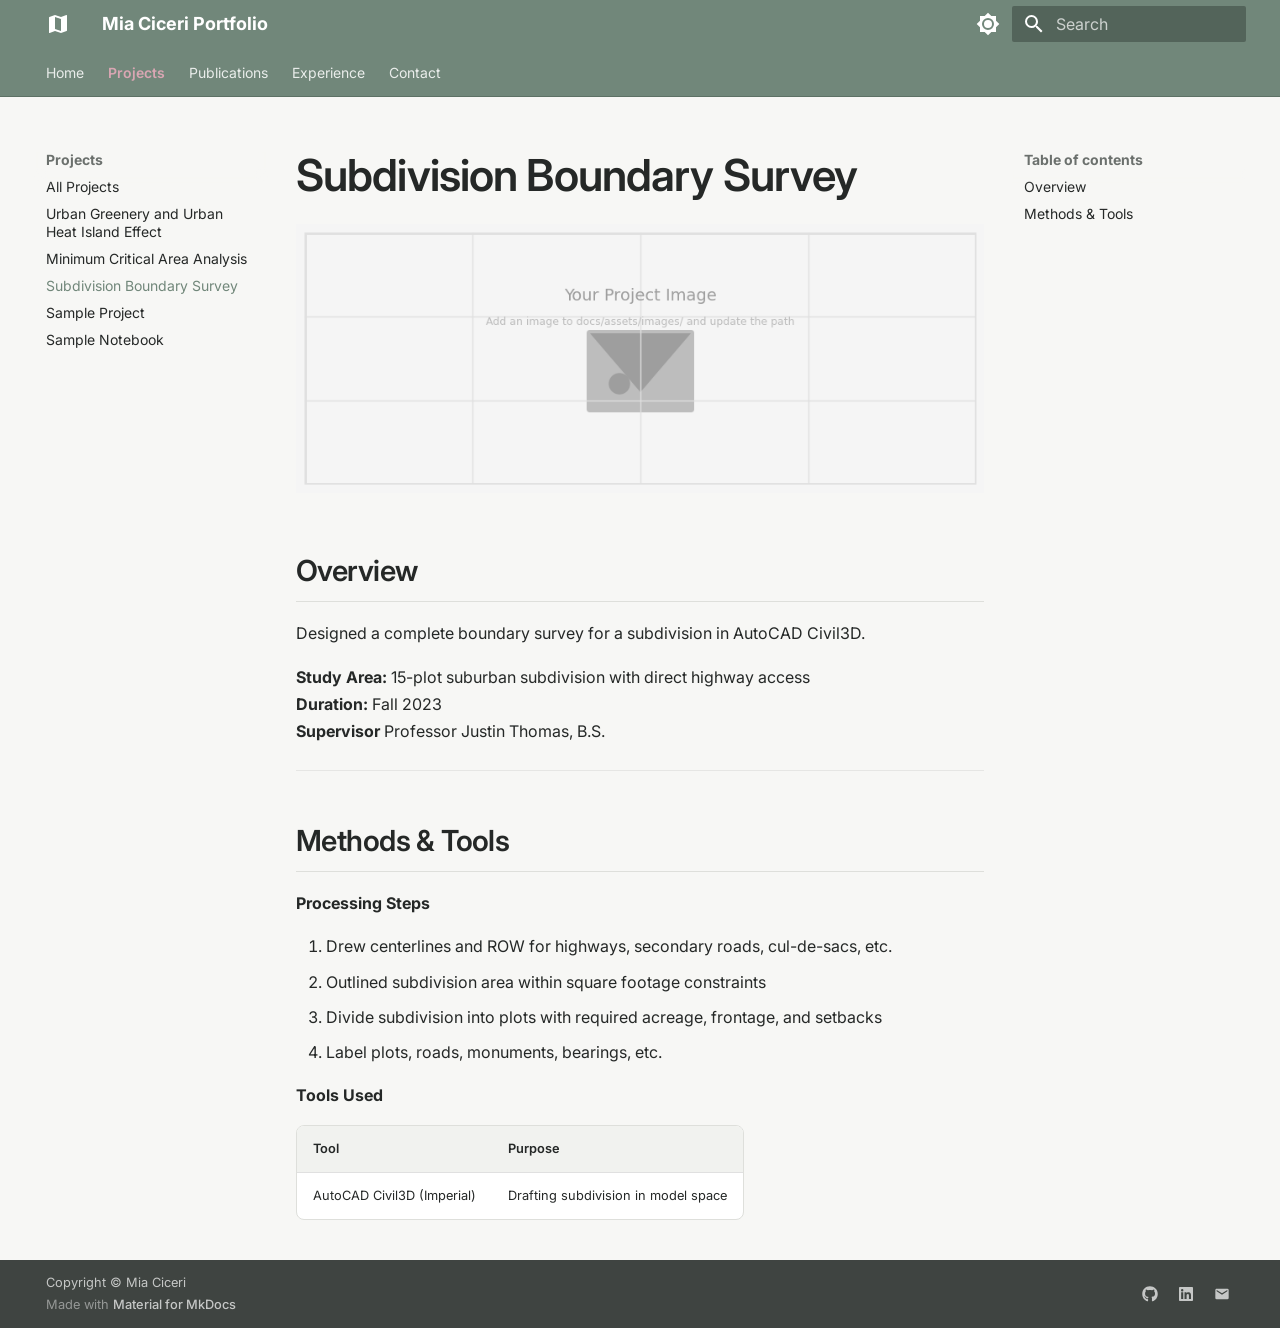
<file: projects/sur3323/index.html>
<!doctype html>
<html lang="en" class="no-js">
  <head>
    
      <meta charset="utf-8">
      <meta name="viewport" content="width=device-width,initial-scale=1">
      
        <meta name="description" content="Portfolio of Mia Ciceri — GIS, Remote Sensing, and Spatial Data Science">
      
      
        <meta name="author" content="Mia Ciceri">
      
      
      
        <link rel="prev" href="../gis6116/">
      
      
        <link rel="next" href="../sample-project/">
      
      
        
      
      
      <link rel="icon" href="../../assets/images/favicon.png">
      <meta name="generator" content="mkdocs-1.6.1, mkdocs-material-9.7.7">
    
    
      
        <title>Subdivision Boundary Survey - Mia Ciceri Portfolio</title>
      
    
    
      <link rel="stylesheet" href="../../assets/stylesheets/main.ec1eaa64.min.css">
      
        
        <link rel="stylesheet" href="../../assets/stylesheets/palette.ab4e12ef.min.css">
      
      


    
    
      
    
    
      
        
        
        <link rel="preconnect" href="https://fonts.gstatic.com" crossorigin>
        <link rel="stylesheet" href="https://fonts.googleapis.com/css?family=Inter:300,300i,400,400i,700,700i%7CJetBrains+Mono:400,400i,700,700i&display=fallback">
        <style>:root{--md-text-font:"Inter";--md-code-font:"JetBrains Mono"}</style>
      
    
    
      <link rel="stylesheet" href="../../assets/css/extra.css">
    
    <script>__md_scope=new URL("../..",location),__md_hash=e=>[...e].reduce(((e,_)=>(e<<5)-e+_.charCodeAt(0)),0),__md_get=(e,_=localStorage,t=__md_scope)=>JSON.parse(_.getItem(t.pathname+"."+e)),__md_set=(e,_,t=localStorage,a=__md_scope)=>{try{t.setItem(a.pathname+"."+e,JSON.stringify(_))}catch(e){}}</script>
    
      

    
    
  </head>
  
  
    
    
      
    
    
    
    
    <body dir="ltr" data-md-color-scheme="default" data-md-color-primary="custom" data-md-color-accent="custom">
  
    
    <input class="md-toggle" data-md-toggle="drawer" type="checkbox" id="__drawer" autocomplete="off">
    <input class="md-toggle" data-md-toggle="search" type="checkbox" id="__search" autocomplete="off">
    <label class="md-overlay" for="__drawer"></label>
    <div data-md-component="skip">
      
        
        <a href="#subdivision-boundary-survey" class="md-skip">
          Skip to content
        </a>
      
    </div>
    <div data-md-component="announce">
      
    </div>
    
    
      

<header class="md-header" data-md-component="header">
  <nav class="md-header__inner md-grid" aria-label="Header">
    <a href="../.." title="Mia Ciceri Portfolio" class="md-header__button md-logo" aria-label="Mia Ciceri Portfolio" data-md-component="logo">
      
  
  <svg xmlns="http://www.w3.org/2000/svg" viewBox="0 0 24 24"><path d="m15 19-6-2.11V5l6 2.11M20.5 3h-.16L15 5.1 9 3 3.36 4.9c-.21.07-.36.25-.36.48V20.5a.5.5 0 0 0 .5.5c.05 0 .11 0 .16-.03L9 18.9l6 2.1 5.64-1.9c.21-.1.36-.25.36-.48V3.5a.5.5 0 0 0-.5-.5"/></svg>

    </a>
    <label class="md-header__button md-icon" for="__drawer">
      
      <svg xmlns="http://www.w3.org/2000/svg" viewBox="0 0 24 24"><path d="M3 6h18v2H3zm0 5h18v2H3zm0 5h18v2H3z"/></svg>
    </label>
    <div class="md-header__title" data-md-component="header-title">
      <div class="md-header__ellipsis">
        <div class="md-header__topic">
          <span class="md-ellipsis">
            Mia Ciceri Portfolio
          </span>
        </div>
        <div class="md-header__topic" data-md-component="header-topic">
          <span class="md-ellipsis">
            
              Subdivision Boundary Survey
            
          </span>
        </div>
      </div>
    </div>
    
      
        <form class="md-header__option" data-md-component="palette">
  
    
    
    
    <input class="md-option" data-md-color-media="" data-md-color-scheme="default" data-md-color-primary="custom" data-md-color-accent="custom"  aria-label="Switch to dark mode"  type="radio" name="__palette" id="__palette_0">
    
      <label class="md-header__button md-icon" title="Switch to dark mode" for="__palette_1" hidden>
        <svg xmlns="http://www.w3.org/2000/svg" viewBox="0 0 24 24"><path d="M12 8a4 4 0 0 0-4 4 4 4 0 0 0 4 4 4 4 0 0 0 4-4 4 4 0 0 0-4-4m0 10a6 6 0 0 1-6-6 6 6 0 0 1 6-6 6 6 0 0 1 6 6 6 6 0 0 1-6 6m8-9.31V4h-4.69L12 .69 8.69 4H4v4.69L.69 12 4 15.31V20h4.69L12 23.31 15.31 20H20v-4.69L23.31 12z"/></svg>
      </label>
    
  
    
    
    
    <input class="md-option" data-md-color-media="" data-md-color-scheme="slate" data-md-color-primary="custom" data-md-color-accent="custom"  aria-label="Switch to light mode"  type="radio" name="__palette" id="__palette_1">
    
      <label class="md-header__button md-icon" title="Switch to light mode" for="__palette_0" hidden>
        <svg xmlns="http://www.w3.org/2000/svg" viewBox="0 0 24 24"><path d="M12 18c-.89 0-1.74-.2-2.5-.55C11.56 16.5 13 14.42 13 12s-1.44-4.5-3.5-5.45C10.26 6.2 11.11 6 12 6a6 6 0 0 1 6 6 6 6 0 0 1-6 6m8-9.31V4h-4.69L12 .69 8.69 4H4v4.69L.69 12 4 15.31V20h4.69L12 23.31 15.31 20H20v-4.69L23.31 12z"/></svg>
      </label>
    
  
</form>
      
    
    
      <script>var palette=__md_get("__palette");if(palette&&palette.color){if("(prefers-color-scheme)"===palette.color.media){var media=matchMedia("(prefers-color-scheme: light)"),input=document.querySelector(media.matches?"[data-md-color-media='(prefers-color-scheme: light)']":"[data-md-color-media='(prefers-color-scheme: dark)']");palette.color.media=input.getAttribute("data-md-color-media"),palette.color.scheme=input.getAttribute("data-md-color-scheme"),palette.color.primary=input.getAttribute("data-md-color-primary"),palette.color.accent=input.getAttribute("data-md-color-accent")}for(var[key,value]of Object.entries(palette.color))document.body.setAttribute("data-md-color-"+key,value)}</script>
    
    
    
      
      
        <label class="md-header__button md-icon" for="__search">
          
          <svg xmlns="http://www.w3.org/2000/svg" viewBox="0 0 24 24"><path d="M9.5 3A6.5 6.5 0 0 1 16 9.5c0 1.61-.59 3.09-1.56 4.23l.27.27h.79l5 5-1.5 1.5-5-5v-.79l-.27-.27A6.52 6.52 0 0 1 9.5 16 6.5 6.5 0 0 1 3 9.5 6.5 6.5 0 0 1 9.5 3m0 2C7 5 5 7 5 9.5S7 14 9.5 14 14 12 14 9.5 12 5 9.5 5"/></svg>
        </label>
        <div class="md-search" data-md-component="search" role="dialog">
  <label class="md-search__overlay" for="__search"></label>
  <div class="md-search__inner" role="search">
    <form class="md-search__form" name="search">
      <input type="text" class="md-search__input" name="query" aria-label="Search" placeholder="Search" autocapitalize="off" autocorrect="off" autocomplete="off" spellcheck="false" data-md-component="search-query" required>
      <label class="md-search__icon md-icon" for="__search">
        
        <svg xmlns="http://www.w3.org/2000/svg" viewBox="0 0 24 24"><path d="M9.5 3A6.5 6.5 0 0 1 16 9.5c0 1.61-.59 3.09-1.56 4.23l.27.27h.79l5 5-1.5 1.5-5-5v-.79l-.27-.27A6.52 6.52 0 0 1 9.5 16 6.5 6.5 0 0 1 3 9.5 6.5 6.5 0 0 1 9.5 3m0 2C7 5 5 7 5 9.5S7 14 9.5 14 14 12 14 9.5 12 5 9.5 5"/></svg>
        
        <svg xmlns="http://www.w3.org/2000/svg" viewBox="0 0 24 24"><path d="M20 11v2H8l5.5 5.5-1.42 1.42L4.16 12l7.92-7.92L13.5 5.5 8 11z"/></svg>
      </label>
      <nav class="md-search__options" aria-label="Search">
        
        <button type="reset" class="md-search__icon md-icon" title="Clear" aria-label="Clear" tabindex="-1">
          
          <svg xmlns="http://www.w3.org/2000/svg" viewBox="0 0 24 24"><path d="M19 6.41 17.59 5 12 10.59 6.41 5 5 6.41 10.59 12 5 17.59 6.41 19 12 13.41 17.59 19 19 17.59 13.41 12z"/></svg>
        </button>
      </nav>
      
    </form>
    <div class="md-search__output">
      <div class="md-search__scrollwrap" tabindex="0" data-md-scrollfix>
        <div class="md-search-result" data-md-component="search-result">
          <div class="md-search-result__meta">
            Initializing search
          </div>
          <ol class="md-search-result__list" role="presentation"></ol>
        </div>
      </div>
    </div>
  </div>
</div>
      
    
    
  </nav>
  
</header>
    
    <div class="md-container" data-md-component="container">
      
      
        
          
            
<nav class="md-tabs" aria-label="Tabs" data-md-component="tabs">
  <div class="md-grid">
    <ul class="md-tabs__list">
      
        
  
  
  
  
    <li class="md-tabs__item">
      <a href="../.." class="md-tabs__link">
        
  
  
    
  
  Home

      </a>
    </li>
  

      
        
  
  
  
    
  
  
    
    
      <li class="md-tabs__item md-tabs__item--active">
        <a href="../" class="md-tabs__link">
          
  
  
  Projects

        </a>
      </li>
    
  

      
        
  
  
  
  
    <li class="md-tabs__item">
      <a href="../../publications/" class="md-tabs__link">
        
  
  
    
  
  Publications

      </a>
    </li>
  

      
        
  
  
  
  
    <li class="md-tabs__item">
      <a href="../../experience/" class="md-tabs__link">
        
  
  
    
  
  Experience

      </a>
    </li>
  

      
        
  
  
  
  
    <li class="md-tabs__item">
      <a href="../../contact/" class="md-tabs__link">
        
  
  
    
  
  Contact

      </a>
    </li>
  

      
    </ul>
  </div>
</nav>
          
        
      
      <main class="md-main" data-md-component="main">
        <div class="md-main__inner md-grid">
          
            
              
              <div class="md-sidebar md-sidebar--primary" data-md-component="sidebar" data-md-type="navigation" >
                <div class="md-sidebar__scrollwrap">
                  <div class="md-sidebar__inner">
                    


  


<nav class="md-nav md-nav--primary md-nav--lifted" aria-label="Navigation" data-md-level="0">
  <label class="md-nav__title" for="__drawer">
    <a href="../.." title="Mia Ciceri Portfolio" class="md-nav__button md-logo" aria-label="Mia Ciceri Portfolio" data-md-component="logo">
      
  
  <svg xmlns="http://www.w3.org/2000/svg" viewBox="0 0 24 24"><path d="m15 19-6-2.11V5l6 2.11M20.5 3h-.16L15 5.1 9 3 3.36 4.9c-.21.07-.36.25-.36.48V20.5a.5.5 0 0 0 .5.5c.05 0 .11 0 .16-.03L9 18.9l6 2.1 5.64-1.9c.21-.1.36-.25.36-.48V3.5a.5.5 0 0 0-.5-.5"/></svg>

    </a>
    Mia Ciceri Portfolio
  </label>
  
  <ul class="md-nav__list" data-md-scrollfix>
    
      
      
  
  
  
  
    <li class="md-nav__item">
      <a href="../.." class="md-nav__link">
        
  
  
  <span class="md-ellipsis">
    
  
    Home
  

    
  </span>
  
  

      </a>
    </li>
  

    
      
      
  
  
    
  
  
  
    
    
    
    
      
        
        
      
      
    
    
    <li class="md-nav__item md-nav__item--active md-nav__item--section md-nav__item--nested">
      
        
        
        <input class="md-nav__toggle md-toggle " type="checkbox" id="__nav_2" checked>
        
          
          <label class="md-nav__link" for="__nav_2" id="__nav_2_label" tabindex="">
            
  
  
  <span class="md-ellipsis">
    
  
    Projects
  

    
  </span>
  
  

            <span class="md-nav__icon md-icon"></span>
          </label>
        
        <nav class="md-nav" data-md-level="1" aria-labelledby="__nav_2_label" aria-expanded="true">
          <label class="md-nav__title" for="__nav_2">
            <span class="md-nav__icon md-icon"></span>
            
  
    Projects
  

          </label>
          <ul class="md-nav__list" data-md-scrollfix>
            
              
                
  
  
  
  
    <li class="md-nav__item">
      <a href="../" class="md-nav__link">
        
  
  
  <span class="md-ellipsis">
    
  
    All Projects
  

    
  </span>
  
  

      </a>
    </li>
  

              
            
              
                
  
  
  
  
    <li class="md-nav__item">
      <a href="../urp6224.md" class="md-nav__link">
        
  
  
  <span class="md-ellipsis">
    
  
    Urban Greenery and Urban Heat Island Effect
  

    
  </span>
  
  

      </a>
    </li>
  

              
            
              
                
  
  
  
  
    <li class="md-nav__item">
      <a href="../gis6116/" class="md-nav__link">
        
  
  
  <span class="md-ellipsis">
    
  
    Minimum Critical Area Analysis
  

    
  </span>
  
  

      </a>
    </li>
  

              
            
              
                
  
  
    
  
  
  
    <li class="md-nav__item md-nav__item--active">
      
      <input class="md-nav__toggle md-toggle" type="checkbox" id="__toc">
      
      
        
      
      
        <label class="md-nav__link md-nav__link--active" for="__toc">
          
  
  
  <span class="md-ellipsis">
    
  
    Subdivision Boundary Survey
  

    
  </span>
  
  

          <span class="md-nav__icon md-icon"></span>
        </label>
      
      <a href="./" class="md-nav__link md-nav__link--active">
        
  
  
  <span class="md-ellipsis">
    
  
    Subdivision Boundary Survey
  

    
  </span>
  
  

      </a>
      
        

<nav class="md-nav md-nav--secondary" aria-label="Table of contents">
  
  
  
    
  
  
    <label class="md-nav__title" for="__toc">
      <span class="md-nav__icon md-icon"></span>
      Table of contents
    </label>
    <ul class="md-nav__list" data-md-component="toc" data-md-scrollfix>
      
        <li class="md-nav__item">
  <a href="#overview" class="md-nav__link">
    <span class="md-ellipsis">
      
        Overview
      
    </span>
  </a>
  
</li>
      
        <li class="md-nav__item">
  <a href="#methods-tools" class="md-nav__link">
    <span class="md-ellipsis">
      
        Methods &amp; Tools
      
    </span>
  </a>
  
</li>
      
    </ul>
  
</nav>
      
    </li>
  

              
            
              
                
  
  
  
  
    <li class="md-nav__item">
      <a href="../sample-project/" class="md-nav__link">
        
  
  
  <span class="md-ellipsis">
    
  
    Sample Project
  

    
  </span>
  
  

      </a>
    </li>
  

              
            
              
                
  
  
  
  
    <li class="md-nav__item">
      <a href="../sample-notebook/" class="md-nav__link">
        
  
  
  <span class="md-ellipsis">
    
  
    Sample Notebook
  

    
  </span>
  
  

      </a>
    </li>
  

              
            
          </ul>
        </nav>
      
    </li>
  

    
      
      
  
  
  
  
    <li class="md-nav__item">
      <a href="../../publications/" class="md-nav__link">
        
  
  
  <span class="md-ellipsis">
    
  
    Publications
  

    
  </span>
  
  

      </a>
    </li>
  

    
      
      
  
  
  
  
    <li class="md-nav__item">
      <a href="../../experience/" class="md-nav__link">
        
  
  
  <span class="md-ellipsis">
    
  
    Experience
  

    
  </span>
  
  

      </a>
    </li>
  

    
      
      
  
  
  
  
    <li class="md-nav__item">
      <a href="../../contact/" class="md-nav__link">
        
  
  
  <span class="md-ellipsis">
    
  
    Contact
  

    
  </span>
  
  

      </a>
    </li>
  

    
  </ul>
</nav>
                  </div>
                </div>
              </div>
            
            
              
              <div class="md-sidebar md-sidebar--secondary" data-md-component="sidebar" data-md-type="toc" >
                <div class="md-sidebar__scrollwrap">
                  <div class="md-sidebar__inner">
                    

<nav class="md-nav md-nav--secondary" aria-label="Table of contents">
  
  
  
    
  
  
    <label class="md-nav__title" for="__toc">
      <span class="md-nav__icon md-icon"></span>
      Table of contents
    </label>
    <ul class="md-nav__list" data-md-component="toc" data-md-scrollfix>
      
        <li class="md-nav__item">
  <a href="#overview" class="md-nav__link">
    <span class="md-ellipsis">
      
        Overview
      
    </span>
  </a>
  
</li>
      
        <li class="md-nav__item">
  <a href="#methods-tools" class="md-nav__link">
    <span class="md-ellipsis">
      
        Methods &amp; Tools
      
    </span>
  </a>
  
</li>
      
    </ul>
  
</nav>
                  </div>
                </div>
              </div>
            
          
          
            <div class="md-content" data-md-component="content">
              
              <article class="md-content__inner md-typeset">
                
                  



<!--
CHECKLIST FOR THIS PAGE (copy this file for each new project):
- [ ] Replace the hero image with your own (add to docs/assets/images/)
- [ ] Add a card for this project on docs/projects/index.md
- [ ] Add a nav entry in mkdocs.yml
-->

<h1 id="subdivision-boundary-survey">Subdivision Boundary Survey</h1>
<p><img alt="Project overview image" src="../../assets/images/placeholder-project.png" /></p>
<h2 id="overview">Overview</h2>
<p>Designed a complete boundary survey for a subdivision in AutoCAD Civil3D.</p>
<p><strong>Study Area:</strong> 15-plot suburban subdivision with direct highway access<br />
<strong>Duration:</strong> Fall 2023<br />
<strong>Supervisor</strong> Professor Justin Thomas, B.S.</p>
<hr />
<h2 id="methods-tools">Methods &amp; Tools</h2>
<p><strong>Processing Steps</strong></p>
<ol>
<li>Drew centerlines and ROW for highways, secondary roads, cul-de-sacs, etc.</li>
<li>Outlined subdivision area within square footage constraints</li>
<li>Divide subdivision into plots with required acreage, frontage, and setbacks</li>
<li>Label plots, roads, monuments, bearings, etc.</li>
</ol>
<p><strong>Tools Used</strong></p>
<table>
<thead>
<tr>
<th>Tool</th>
<th>Purpose</th>
</tr>
</thead>
<tbody>
<tr>
<td>AutoCAD Civil3D (Imperial)</td>
<td>Drafting subdivision in model space</td>
</tr>
</tbody>
</table>












                
              </article>
            </div>
          
          
<script>var target=document.getElementById(location.hash.slice(1));target&&target.name&&(target.checked=target.name.startsWith("__tabbed_"))</script>
        </div>
        
          <button type="button" class="md-top md-icon" data-md-component="top" hidden>
  
  <svg xmlns="http://www.w3.org/2000/svg" viewBox="0 0 24 24"><path d="M13 20h-2V8l-5.5 5.5-1.42-1.42L12 4.16l7.92 7.92-1.42 1.42L13 8z"/></svg>
  Back to top
</button>
        
      </main>
      
        <footer class="md-footer">
  
  <div class="md-footer-meta md-typeset">
    <div class="md-footer-meta__inner md-grid">
      <div class="md-copyright">
  
    <div class="md-copyright__highlight">
      Copyright &copy; Mia Ciceri
    </div>
  
  
    Made with
    <a href="https://squidfunk.github.io/mkdocs-material/" target="_blank" rel="noopener">
      Material for MkDocs
    </a>
  
</div>
      
        
<div class="md-social">
  
    
    
    
    
      
      
    
    <a href="https://github.com/miaciceri" target="_blank" rel="noopener" title="github.com" class="md-social__link">
      <svg xmlns="http://www.w3.org/2000/svg" viewBox="0 0 512 512"><!--! Font Awesome Free 7.1.0 by @fontawesome - https://fontawesome.com License - https://fontawesome.com/license/free (Icons: CC BY 4.0, Fonts: SIL OFL 1.1, Code: MIT License) Copyright 2025 Fonticons, Inc.--><path d="M173.9 397.4c0 2-2.3 3.6-5.2 3.6-3.3.3-5.6-1.3-5.6-3.6 0-2 2.3-3.6 5.2-3.6 3-.3 5.6 1.3 5.6 3.6m-31.1-4.5c-.7 2 1.3 4.3 4.3 4.9 2.6 1 5.6 0 6.2-2s-1.3-4.3-4.3-5.2c-2.6-.7-5.5.3-6.2 2.3m44.2-1.7c-2.9.7-4.9 2.6-4.6 4.9.3 2 2.9 3.3 5.9 2.6 2.9-.7 4.9-2.6 4.6-4.6-.3-1.9-3-3.2-5.9-2.9M252.8 8C114.1 8 8 113.3 8 252c0 110.9 69.8 205.8 169.5 239.2 12.8 2.3 17.3-5.6 17.3-12.1 0-6.2-.3-40.4-.3-61.4 0 0-70 15-84.7-29.8 0 0-11.4-29.1-27.8-36.6 0 0-22.9-15.7 1.6-15.4 0 0 24.9 2 38.6 25.8 21.9 38.6 58.6 27.5 72.9 20.9 2.3-16 8.8-27.1 16-33.7-55.9-6.2-112.3-14.3-112.3-110.5 0-27.5 7.6-41.3 23.6-58.9-2.6-6.5-11.1-33.3 2.6-67.9 20.9-6.5 69 27 69 27 20-5.6 41.5-8.5 62.8-8.5s42.8 2.9 62.8 8.5c0 0 48.1-33.6 69-27 13.7 34.7 5.2 61.4 2.6 67.9 16 17.7 25.8 31.5 25.8 58.9 0 96.5-58.9 104.2-114.8 110.5 9.2 7.9 17 22.9 17 46.4 0 33.7-.3 75.4-.3 83.6 0 6.5 4.6 14.4 17.3 12.1C436.2 457.8 504 362.9 504 252 504 113.3 391.5 8 252.8 8M105.2 352.9c-1.3 1-1 3.3.7 5.2 1.6 1.6 3.9 2.3 5.2 1 1.3-1 1-3.3-.7-5.2-1.6-1.6-3.9-2.3-5.2-1m-10.8-8.1c-.7 1.3.3 2.9 2.3 3.9 1.6 1 3.6.7 4.3-.7.7-1.3-.3-2.9-2.3-3.9-2-.6-3.6-.3-4.3.7m32.4 35.6c-1.6 1.3-1 4.3 1.3 6.2 2.3 2.3 5.2 2.6 6.5 1 1.3-1.3.7-4.3-1.3-6.2-2.2-2.3-5.2-2.6-6.5-1m-11.4-14.7c-1.6 1-1.6 3.6 0 5.9s4.3 3.3 5.6 2.3c1.6-1.3 1.6-3.9 0-6.2-1.4-2.3-4-3.3-5.6-2"/></svg>
    </a>
  
    
    
    
    
      
      
    
    <a href="https://linkedin.com/in/miaciceri" target="_blank" rel="noopener" title="linkedin.com" class="md-social__link">
      <svg xmlns="http://www.w3.org/2000/svg" viewBox="0 0 448 512"><!--! Font Awesome Free 7.1.0 by @fontawesome - https://fontawesome.com License - https://fontawesome.com/license/free (Icons: CC BY 4.0, Fonts: SIL OFL 1.1, Code: MIT License) Copyright 2025 Fonticons, Inc.--><path d="M416 32H31.9C14.3 32 0 46.5 0 64.3v383.4C0 465.5 14.3 480 31.9 480H416c17.6 0 32-14.5 32-32.3V64.3c0-17.8-14.4-32.3-32-32.3M135.4 416H69V202.2h66.5V416zM102.2 96a38.5 38.5 0 1 1 0 77 38.5 38.5 0 1 1 0-77m282.1 320h-66.4V312c0-24.8-.5-56.7-34.5-56.7-34.6 0-39.9 27-39.9 54.9V416h-66.4V202.2h63.7v29.2h.9c8.9-16.8 30.6-34.5 62.9-34.5 67.2 0 79.7 44.3 79.7 101.9z"/></svg>
    </a>
  
    
    
    
    
    <a href="mailto:mljciceri@gmail.com" target="_blank" rel="noopener" title="" class="md-social__link">
      <svg xmlns="http://www.w3.org/2000/svg" viewBox="0 0 24 24"><path d="m20 8-8 5-8-5V6l8 5 8-5m0-2H4c-1.11 0-2 .89-2 2v12a2 2 0 0 0 2 2h16a2 2 0 0 0 2-2V6a2 2 0 0 0-2-2"/></svg>
    </a>
  
</div>
      
    </div>
  </div>
</footer>
      
    </div>
    <div class="md-dialog" data-md-component="dialog">
      <div class="md-dialog__inner md-typeset"></div>
    </div>
    
    
    
      
      
      <script id="__config" type="application/json">{"annotate": null, "base": "../..", "features": ["navigation.tabs", "navigation.top", "navigation.instant", "navigation.tracking", "content.code.copy"], "search": "../../assets/javascripts/workers/search.2c215733.min.js", "tags": null, "translations": {"clipboard.copied": "Copied to clipboard", "clipboard.copy": "Copy to clipboard", "search.result.more.one": "1 more on this page", "search.result.more.other": "# more on this page", "search.result.none": "No matching documents", "search.result.one": "1 matching document", "search.result.other": "# matching documents", "search.result.placeholder": "Type to start searching", "search.result.term.missing": "Missing", "select.version": "Select version"}, "version": null}</script>
    
    
      <script src="../../assets/javascripts/bundle.d7400e89.min.js"></script>
      
    
  </body>
</html>
</file>
<file: assets/css/extra.css>
/* ============================================================
   MIA CICERI — GIS PORTFOLIO
   Minimal / Professional / Modern
   ============================================================ */


/* ------------------------------------------------------------
   COLOR SYSTEM
   ------------------------------------------------------------ */

:root {
  --accent: #71877a;
  --accent-dark: #586b61;
  --accent-light: #e9efeb;

  --text: #252827;
  --text-muted: #6b706d;

  --background: #f7f7f5;
  --surface: #ffffff;

  --border: #dedfdb;
  --border-light: #e9eae7;

  --code-bg: #f1f2ef;
  --code-text: #4f5652;
}


/* DARK MODE */

[data-md-color-scheme="slate"] {
  --accent: #9bb5a7;
  --accent-dark: #b2c7bc;
  --accent-light: #29352f;

  --text: #e7e9e7;
  --text-muted: #a8ada9;

  --background: #181b19;
  --surface: #202421;

  --border: #353a36;
  --border-light: #2c302d;

  --code-bg: #252a27;
  --code-text: #c6cdc8;
}


/* ------------------------------------------------------------
   MATERIAL THEME VARIABLES
   ------------------------------------------------------------ */

[data-md-color-scheme="default"] {
  --md-default-bg-color: var(--background);
  --md-default-fg-color: var(--text);
  --md-default-fg-color--light: var(--text-muted);

  --md-primary-fg-color: var(--surface);
  --md-primary-bg-color: var(--surface);

  --md-accent-fg-color: var(--accent);
  --md-typeset-a-color: var(--accent);
}

[data-md-color-scheme="slate"] {
  --md-default-bg-color: var(--background);
  --md-default-fg-color: var(--text);
  --md-default-fg-color--light: var(--text-muted);

  --md-primary-fg-color: var(--surface);
  --md-primary-bg-color: var(--surface);

  --md-accent-fg-color: var(--accent);
  --md-typeset-a-color: var(--accent);
}


/* ------------------------------------------------------------
   PAGE
   ------------------------------------------------------------ */

body {
  background: var(--background);
}

.md-main {
  background: var(--background);
}

.md-content {
  max-width: 100%;
}

.md-typeset {
  color: var(--text);
  line-height: 1.7;
}

/* ============================================================
   HEADER + NAVIGATION TABS
   ============================================================ */

.md-header {
  background: var(--sage) !important;
  color: #ffffff !important;
  box-shadow: none;
}

/* Navigation bar */
.md-tabs {
  background: var(--sage) !important;
  border-bottom: 1px solid var(--sage-dark);
}

/* Home / Projects / Publications / Experience / Contact */
.md-tabs__link {
  color: rgba(255, 255, 255, 0.88) !important;
  opacity: 1 !important;
  transition:
    color 0.2s ease,
    background-color 0.2s ease;
}

/* Hover */
.md-tabs__link:hover {
  color: #ffffff !important;
  background-color: rgba(255, 255, 255, 0.10);
}

/* Current page */
.md-tabs__item--active .md-tabs__link,
.md-tabs__link--active {
  color: var(--rose) !important;
  opacity: 1 !important;
  font-weight: 600;
}

/* Small indicator underneath current page */
.md-tabs__item--active::after {
  background-color: var(--rose) !important;
  height: 3px;
}

/* ------------------------------------------------------------
   LINKS
   ------------------------------------------------------------ */

.md-typeset a {
  color: var(--accent);
  font-weight: 500;
  transition: color 0.2s ease;
}

.md-typeset a:hover {
  color: var(--accent-dark);
}


/* ------------------------------------------------------------
   HEADINGS
   ------------------------------------------------------------ */

.md-typeset h1,
.md-typeset h2,
.md-typeset h3,
.md-typeset h4 {
  color: var(--text);
  font-weight: 600;
  letter-spacing: -0.02em;
}

.md-typeset h1 {
  font-size: 2.2rem;
  margin-bottom: 1rem;
}

.md-typeset h2 {
  font-size: 1.45rem;
  border-bottom: 1px solid var(--border);
  padding-bottom: 0.45rem;
  margin-top: 2.5rem;
}

.md-typeset h3 {
  font-size: 1.1rem;
}


/* ------------------------------------------------------------
   HERO
   ------------------------------------------------------------ */

.hero {
  text-align: center;

  padding: 4rem 2rem;

  background: var(--surface);

  border: 1px solid var(--border);
  border-radius: 12px;

  margin-bottom: 3rem;
}

.hero h1 {
  margin: 0 0 0.6rem 0;

  font-size: 2.7rem;
  font-weight: 650;

  letter-spacing: -0.035em;
}

.hero p {
  max-width: 680px;
  margin: 0 auto 1.5rem auto;

  color: var(--text-muted);

  font-size: 1.05rem;
}


/* ------------------------------------------------------------
   BUTTONS
   ------------------------------------------------------------ */

.md-button {
  border-radius: 7px !important;

  border: 1px solid var(--border) !important;

  color: var(--text) !important;

  background: var(--surface) !important;

  box-shadow: none !important;

  transition:
    background 0.2s ease,
    border-color 0.2s ease,
    transform 0.2s ease;
}

.md-button:hover {
  border-color: var(--accent) !important;
  color: var(--accent-dark) !important;
  transform: translateY(-1px);
}

.md-button--primary {
  background: var(--accent) !important;
  border-color: var(--accent) !important;
  color: #ffffff !important;
}

.md-button--primary:hover {
  background: var(--accent-dark) !important;
  border-color: var(--accent-dark) !important;
  color: #ffffff !important;
}


/* ------------------------------------------------------------
   PROFILE PHOTO
   ------------------------------------------------------------ */

.profile-photo {
  width: 150px;
  height: 150px;

  object-fit: cover;

  display: block;

  margin: 0 auto 1.25rem auto;

  border-radius: 50%;

  border: 4px solid var(--accent-light);
}


/* ------------------------------------------------------------
   ABOUT SECTION
   ------------------------------------------------------------ */

.about-section {
  display: grid;
  grid-template-columns: minmax(0, 1.25fr) minmax(280px, 0.75fr);
  gap: 4rem;
  align-items: center;
  margin: 2.5rem 0 4rem 0;
}

.about-text {
  min-width: 0;
}

.about-text h2 {
  margin-top: 0;
  margin-bottom: 1.5rem;
  padding-bottom: 0.5rem;
  border-bottom: 2px solid var(--sage-light);
}

.about-text p {
  margin: 0 0 1rem 0;
  color: var(--ink);
  font-size: 1rem;
  line-height: 1.75;
}

.about-image {
  display: flex;
  justify-content: center;
  align-items: center;
}

.about-image img {
  width: 380px;
  max-width: 100%;
  height: auto;
  display: block;
  border-radius: 10px;
  border: 1px solid var(--border);
  box-shadow: 0 8px 24px rgba(40, 50, 45, 0.08);
}


/* ------------------------------------------------------------
   CARDS
   ------------------------------------------------------------ */

.md-typeset .grid.cards > ul > li,
.project-card {
  background: var(--surface);

  border: 1px solid var(--border);

  border-radius: 10px;

  box-shadow: none;

  transition:
    transform 0.2s ease,
    border-color 0.2s ease,
    box-shadow 0.2s ease;
}

.md-typeset .grid.cards > ul > li:hover,
.project-card:hover {
  transform: translateY(-3px);

  border-color: var(--accent);

  box-shadow: 0 8px 20px rgba(30, 40, 35, 0.07);
}


/* ------------------------------------------------------------
   PROJECT CARDS
   ------------------------------------------------------------ */

.project-card {
  padding: 0 0 1.25rem 0;
  overflow: hidden;
}

.project-card img {
  width: 100%;
  height: 210px;
  object-fit: cover;
  display: block;
  margin-bottom: 1.15rem;
  border-bottom: 1px solid var(--border-light);
}

/* Project titles — match the sample project titles */
.project-card strong {
  display: block;
  padding: 0 1.25rem;
  margin-bottom: 0.5rem;
  color: var(--text);
  font-size: 1.35rem;
  font-weight: 500;
  line-height: 1.4;
  text-align: center;
}

/* Keep each tool together */
.project-card code {
  white-space: nowrap;
  display: inline-block;
}

/* Project descriptions */
.project-card p {
  padding: 0 1.5rem;
  color: var(--text-muted);
  line-height: 1.6;
}


/* ------------------------------------------------------------
   PROJECT TAGS
   ------------------------------------------------------------ */

.project-card code {
  background: var(--code-bg);

  color: var(--code-text);

  border: 1px solid var(--border);

  border-radius: 5px;

  padding: 0.15rem 0.45rem;

  font-size: 0.72rem;
}


/* ------------------------------------------------------------
   PROJECT BUTTONS
   ------------------------------------------------------------ */

.project-card .md-button {
  margin-left: 1.25rem;

  margin-top: 0.5rem;
}


/* ------------------------------------------------------------
   TIMELINE
   ------------------------------------------------------------ */

.timeline {
  padding-left: 1.75rem;

  border-left: 1px solid var(--border);
}

.timeline-entry {
  position: relative;

  margin-bottom: 2.5rem;
}

.timeline-entry::before {
  content: "";

  position: absolute;

  left: -2.08rem;
  top: 0.45rem;

  width: 0.7rem;
  height: 0.7rem;

  border-radius: 50%;

  background: var(--accent);

  border: 3px solid var(--background);
}


/* ------------------------------------------------------------
   TABLES
   ------------------------------------------------------------ */

.md-typeset table:not([class]) {
  border: 1px solid var(--border);

  border-radius: 8px;

  overflow: hidden;

  background: var(--surface);
}

.md-typeset table:not([class]) th {
  background: var(--code-bg);

  color: var(--text);

  font-weight: 600;
}

/* ============================================================
   CONTACT TABLE
   ============================================================ */

.contact-table {
  width: 100%;
  max-width: 850px;
  margin: 2rem 0;

  font-size: 1rem;

  border-collapse: separate;
  border-spacing: 0;

  background: var(--surface);

  border: 1px solid var(--border);
  border-radius: 10px;
  overflow: hidden;
}

.contact-table td {
  padding: 1.25rem 1.5rem;

  border-bottom: 1px solid var(--border);
}

.contact-table tr:last-child td {
  border-bottom: none;
}

.contact-table td:first-child {
  width: 30%;

  color: var(--sage-dark);

  font-weight: 500;
}

.contact-table a {
  color: var(--sage-dark);
  font-size: 1rem;
}

.contact-table a:hover {
  color: var(--rose);
}

/* ------------------------------------------------------------
   CODE
   ------------------------------------------------------------ */

.md-typeset code {
  background: var(--code-bg);

  color: var(--code-text);

  border: 1px solid var(--border-light);

  border-radius: 5px;
}

.md-typeset pre {
  border: 1px solid var(--border);

  border-radius: 8px;
}


/* ------------------------------------------------------------
   ADMONITIONS
   ------------------------------------------------------------ */

.md-typeset .admonition,
.md-typeset details {
  border-radius: 8px;

  border: 1px solid var(--border);

  box-shadow: none;
}


/* ------------------------------------------------------------
   FOOTER
   ------------------------------------------------------------ */

.md-footer,
.md-footer-meta {
  background-color: #3F4441 !important;
  color: #F5F5F2 !important;
}


/* ------------------------------------------------------------
   MOBILE
   ------------------------------------------------------------ */

@media screen and (max-width: 800px) {

  .hero {
    padding: 3rem 1.25rem;
  }

  .hero h1 {
    font-size: 2.1rem;
  }

  .about-section {
    grid-template-columns: 1fr;

    gap: 2rem;

    margin-top: 2rem;
  }

  .about-image {
    order: -1;
  }

  .about-image img {
    max-width: 360px;
  }

}

/* ============================================================
   FINAL HEADER + NAVIGATION OVERRIDE
   ============================================================ */

.md-header,
.md-header__inner,
.md-tabs {
  background-color: #71877A !important;
}

/* Header */
.md-header {
  box-shadow: none !important;
  color: #FFFFFF !important;
}

/* Site title */
.md-header__title {
  color: #FFFFFF !important;
}

/* Header icons */
.md-header .md-header__button,
.md-header .md-icon {
  color: #FFFFFF !important;
}

/* Navigation bar */
.md-tabs {
  border-bottom: 1px solid #5D7165 !important;
}

/* Navigation items */
.md-tabs__link {
  color: #FFFFFF !important;
  opacity: 0.85 !important;
}

/* Hover */
.md-tabs__link:hover {
  color: #FFFFFF !important;
  opacity: 1 !important;
}

/* Current page */
.md-tabs__item--active .md-tabs__link {
  color: #D9A6B3 !important;
  opacity: 1 !important;
  font-weight: 600 !important;
}

/* Current page indicator */
.md-tabs__item--active::after {
  background-color: #D9A6B3 !important;
}
</file>
<file: assets/stylesheets/main.ec1eaa64.min.css>
@charset "UTF-8";html{-webkit-text-size-adjust:none;-moz-text-size-adjust:none;text-size-adjust:none;box-sizing:border-box}*,:after,:before{box-sizing:inherit}@media (prefers-reduced-motion){*,:after,:before{transition:none!important}}body{margin:0}a,button,input,label{-webkit-tap-highlight-color:transparent}a{color:inherit;text-decoration:none}hr{border:0;box-sizing:initial;display:block;height:.05rem;overflow:visible;padding:0}small{font-size:80%}sub,sup{line-height:1em}img{border-style:none}table{border-collapse:initial;border-spacing:0}td,th{font-weight:400;vertical-align:top}button{background:#0000;border:0;font-family:inherit;font-size:inherit;margin:0;padding:0}input{border:0;outline:none}:root{--md-primary-fg-color:#4051b5;--md-primary-fg-color--light:#5d6cc0;--md-primary-fg-color--dark:#303fa1;--md-primary-bg-color:#fff;--md-primary-bg-color--light:#ffffffb3;--md-accent-fg-color:#526cfe;--md-accent-fg-color--transparent:#526cfe1a;--md-accent-bg-color:#fff;--md-accent-bg-color--light:#ffffffb3}[data-md-color-scheme=default]{color-scheme:light}[data-md-color-scheme=default] img[src$="#gh-dark-mode-only"],[data-md-color-scheme=default] img[src$="#only-dark"]{display:none}:root,[data-md-color-scheme=default]{--md-hue:225deg;--md-default-fg-color:#000000de;--md-default-fg-color--light:#0000008a;--md-default-fg-color--lighter:#00000052;--md-default-fg-color--lightest:#00000012;--md-default-bg-color:#fff;--md-default-bg-color--light:#ffffffb3;--md-default-bg-color--lighter:#ffffff4d;--md-default-bg-color--lightest:#ffffff1f;--md-code-fg-color:#36464e;--md-code-bg-color:#f5f5f5;--md-code-bg-color--light:#f5f5f5b3;--md-code-bg-color--lighter:#f5f5f54d;--md-code-hl-color:#4287ff;--md-code-hl-color--light:#4287ff1a;--md-code-hl-number-color:#d52a2a;--md-code-hl-special-color:#db1457;--md-code-hl-function-color:#a846b9;--md-code-hl-constant-color:#6e59d9;--md-code-hl-keyword-color:#3f6ec6;--md-code-hl-string-color:#1c7d4d;--md-code-hl-name-color:var(--md-code-fg-color);--md-code-hl-operator-color:var(--md-default-fg-color--light);--md-code-hl-punctuation-color:var(--md-default-fg-color--light);--md-code-hl-comment-color:var(--md-default-fg-color--light);--md-code-hl-generic-color:var(--md-default-fg-color--light);--md-code-hl-variable-color:var(--md-default-fg-color--light);--md-typeset-color:var(--md-default-fg-color);--md-typeset-a-color:var(--md-primary-fg-color);--md-typeset-del-color:#f5503d26;--md-typeset-ins-color:#0bd57026;--md-typeset-kbd-color:#fafafa;--md-typeset-kbd-accent-color:#fff;--md-typeset-kbd-border-color:#b8b8b8;--md-typeset-mark-color:#ffff0080;--md-typeset-table-color:#0000001f;--md-typeset-table-color--light:rgba(0,0,0,.035);--md-admonition-fg-color:var(--md-default-fg-color);--md-admonition-bg-color:var(--md-default-bg-color);--md-warning-fg-color:#000000de;--md-warning-bg-color:#ff9;--md-footer-fg-color:#fff;--md-footer-fg-color--light:#ffffffb3;--md-footer-fg-color--lighter:#ffffff73;--md-footer-bg-color:#000000de;--md-footer-bg-color--dark:#00000052;--md-shadow-z1:0 0.2rem 0.5rem #0000000d,0 0 0.05rem #0000001a;--md-shadow-z2:0 0.2rem 0.5rem #0000001a,0 0 0.05rem #00000040;--md-shadow-z3:0 0.2rem 0.5rem #0003,0 0 0.05rem #00000059}.md-icon svg{fill:currentcolor;display:block;height:1.2rem;width:1.2rem}body{-webkit-font-smoothing:antialiased;-moz-osx-font-smoothing:grayscale;--md-text-font-family:var(--md-text-font,_),-apple-system,BlinkMacSystemFont,Helvetica,Arial,sans-serif;--md-code-font-family:var(--md-code-font,_),SFMono-Regular,Consolas,Menlo,monospace}aside,body,input{font-feature-settings:"kern","liga";color:var(--md-typeset-color);font-family:var(--md-text-font-family)}code,kbd,pre{font-feature-settings:"kern";font-family:var(--md-code-font-family)}:root{--md-typeset-table-sort-icon:url('data:image/svg+xml;charset=utf-8,<svg xmlns="http://www.w3.org/2000/svg" viewBox="0 0 24 24"><path d="m18 21-4-4h3V7h-3l4-4 4 4h-3v10h3M2 19v-2h10v2M2 13v-2h7v2M2 7V5h4v2z"/></svg>');--md-typeset-table-sort-icon--asc:url('data:image/svg+xml;charset=utf-8,<svg xmlns="http://www.w3.org/2000/svg" viewBox="0 0 24 24"><path d="M19 17h3l-4 4-4-4h3V3h2M2 17h10v2H2M6 5v2H2V5m0 6h7v2H2z"/></svg>');--md-typeset-table-sort-icon--desc:url('data:image/svg+xml;charset=utf-8,<svg xmlns="http://www.w3.org/2000/svg" viewBox="0 0 24 24"><path d="M19 7h3l-4-4-4 4h3v14h2M2 17h10v2H2M6 5v2H2V5m0 6h7v2H2z"/></svg>')}.md-typeset{-webkit-print-color-adjust:exact;color-adjust:exact;font-size:.8rem;line-height:1.6;overflow-wrap:break-word}@media print{.md-typeset{font-size:.68rem}}.md-typeset blockquote,.md-typeset dl,.md-typeset figure,.md-typeset ol,.md-typeset pre,.md-typeset ul{margin-bottom:1em;margin-top:1em}.md-typeset h1{color:var(--md-default-fg-color--light);font-size:2em;line-height:1.3;margin:0 0 1.25em}.md-typeset h1,.md-typeset h2{font-weight:300;letter-spacing:-.01em}.md-typeset h2{font-size:1.5625em;line-height:1.4;margin:1.6em 0 .64em}.md-typeset h3{font-size:1.25em;font-weight:400;letter-spacing:-.01em;line-height:1.5;margin:1.6em 0 .8em}.md-typeset h2+h3{margin-top:.8em}.md-typeset h4{font-weight:700;letter-spacing:-.01em;margin:1em 0}.md-typeset h5,.md-typeset h6{color:var(--md-default-fg-color--light);font-size:.8em;font-weight:700;letter-spacing:-.01em;margin:1.25em 0}.md-typeset h5{text-transform:uppercase}.md-typeset h5 code{text-transform:none}.md-typeset hr{border-bottom:.05rem solid var(--md-default-fg-color--lightest);display:flow-root;margin:1.5em 0}.md-typeset a{color:var(--md-typeset-a-color);word-break:break-word}.md-typeset a,.md-typeset a:before{transition:color 125ms}.md-typeset a:focus,.md-typeset a:hover{color:var(--md-accent-fg-color)}.md-typeset a:focus code,.md-typeset a:hover code{background-color:var(--md-accent-fg-color--transparent);color:var(--md-accent-fg-color)}.md-typeset a code{color:var(--md-typeset-a-color)}.md-typeset a.focus-visible{outline-color:var(--md-accent-fg-color);outline-offset:.2rem}.md-typeset code,.md-typeset kbd,.md-typeset pre{color:var(--md-code-fg-color);direction:ltr;font-variant-ligatures:none;transition:background-color 125ms}@media print{.md-typeset code,.md-typeset kbd,.md-typeset pre{white-space:pre-wrap}}.md-typeset code{background-color:var(--md-code-bg-color);border-radius:.1rem;-webkit-box-decoration-break:clone;box-decoration-break:clone;font-size:.85em;padding:0 .2941176471em;transition:color 125ms,background-color 125ms;word-break:break-word}.md-typeset code:not(.focus-visible){-webkit-tap-highlight-color:transparent;outline:none}.md-typeset pre{display:flow-root;line-height:1.4;position:relative}.md-typeset pre>code{-webkit-box-decoration-break:slice;box-decoration-break:slice;box-shadow:none;display:block;margin:0;outline-color:var(--md-accent-fg-color);overflow:auto;padding:.7720588235em 1.1764705882em;scrollbar-color:var(--md-default-fg-color--lighter) #0000;scrollbar-width:thin;touch-action:auto;word-break:normal}.md-typeset pre>code:hover{scrollbar-color:var(--md-accent-fg-color) #0000}.md-typeset pre>code::-webkit-scrollbar{height:.2rem;width:.2rem}.md-typeset pre>code::-webkit-scrollbar-thumb{background-color:var(--md-default-fg-color--lighter)}.md-typeset pre>code::-webkit-scrollbar-thumb:hover{background-color:var(--md-accent-fg-color)}.md-typeset kbd{background-color:var(--md-typeset-kbd-color);border-radius:.1rem;box-shadow:0 .1rem 0 .05rem var(--md-typeset-kbd-border-color),0 .1rem 0 var(--md-typeset-kbd-border-color),0 -.1rem .2rem var(--md-typeset-kbd-accent-color) inset;color:var(--md-default-fg-color);display:inline-block;font-size:.75em;padding:0 .6666666667em;vertical-align:text-top;word-break:break-word}.md-typeset mark{background-color:var(--md-typeset-mark-color);-webkit-box-decoration-break:clone;box-decoration-break:clone;color:inherit;word-break:break-word}.md-typeset abbr{cursor:help;text-decoration:none}.md-typeset [data-preview],.md-typeset abbr{border-bottom:.05rem dotted var(--md-default-fg-color--light)}.md-typeset small{opacity:.75}[dir=ltr] .md-typeset sub,[dir=ltr] .md-typeset sup{margin-left:.078125em}[dir=rtl] .md-typeset sub,[dir=rtl] .md-typeset sup{margin-right:.078125em}[dir=ltr] .md-typeset blockquote{padding-left:.6rem}[dir=rtl] .md-typeset blockquote{padding-right:.6rem}[dir=ltr] .md-typeset blockquote{border-left:.2rem solid var(--md-default-fg-color--lighter)}[dir=rtl] .md-typeset blockquote{border-right:.2rem solid var(--md-default-fg-color--lighter)}.md-typeset blockquote{color:var(--md-default-fg-color--light);margin-left:0;margin-right:0}.md-typeset ul{list-style-type:disc}.md-typeset ul[type]{list-style-type:revert-layer}[dir=ltr] .md-typeset ol,[dir=ltr] .md-typeset ul{margin-left:.625em}[dir=rtl] .md-typeset ol,[dir=rtl] .md-typeset ul{margin-right:.625em}.md-typeset ol,.md-typeset ul{padding:0}.md-typeset ol:not([hidden]),.md-typeset ul:not([hidden]){display:flow-root}.md-typeset ol ol,.md-typeset ul ol{list-style-type:lower-alpha}.md-typeset ol ol ol,.md-typeset ul ol ol{list-style-type:lower-roman}.md-typeset ol ol ol ol,.md-typeset ul ol ol ol{list-style-type:upper-alpha}.md-typeset ol ol ol ol ol,.md-typeset ul ol ol ol ol{list-style-type:upper-roman}.md-typeset ol[type],.md-typeset ul[type]{list-style-type:revert-layer}[dir=ltr] .md-typeset ol li,[dir=ltr] .md-typeset ul li{margin-left:1.25em}[dir=rtl] .md-typeset ol li,[dir=rtl] .md-typeset ul li{margin-right:1.25em}.md-typeset ol li,.md-typeset ul li{margin-bottom:.5em}.md-typeset ol li blockquote,.md-typeset ol li p,.md-typeset ul li blockquote,.md-typeset ul li p{margin:.5em 0}.md-typeset ol li:last-child,.md-typeset ul li:last-child{margin-bottom:0}[dir=ltr] .md-typeset ol li ol,[dir=ltr] .md-typeset ol li ul,[dir=ltr] .md-typeset ul li ol,[dir=ltr] .md-typeset ul li ul{margin-left:.625em}[dir=rtl] .md-typeset ol li ol,[dir=rtl] .md-typeset ol li ul,[dir=rtl] .md-typeset ul li ol,[dir=rtl] .md-typeset ul li ul{margin-right:.625em}.md-typeset ol li ol,.md-typeset ol li ul,.md-typeset ul li ol,.md-typeset ul li ul{margin-bottom:.5em;margin-top:.5em}[dir=ltr] .md-typeset dd{margin-left:1.875em}[dir=rtl] .md-typeset dd{margin-right:1.875em}.md-typeset dd{margin-bottom:1.5em;margin-top:1em}.md-typeset img,.md-typeset svg,.md-typeset video{height:auto;max-width:100%}.md-typeset img[align=left]{margin:1em 1em 1em 0}.md-typeset img[align=right]{margin:1em 0 1em 1em}.md-typeset img[align]:only-child{margin-top:0}.md-typeset figure{display:flow-root;margin:1em auto;max-width:100%;text-align:center;width:fit-content}.md-typeset figure img{display:block;margin:0 auto}.md-typeset figcaption{font-style:italic;margin:1em auto;max-width:24rem}.md-typeset iframe{max-width:100%}.md-typeset table:not([class]){background-color:var(--md-default-bg-color);border:.05rem solid var(--md-typeset-table-color);border-radius:.1rem;display:inline-block;font-size:.64rem;max-width:100%;overflow:auto;touch-action:auto}@media print{.md-typeset table:not([class]){display:table}}.md-typeset table:not([class])+*{margin-top:1.5em}.md-typeset table:not([class]) td>:first-child,.md-typeset table:not([class]) th>:first-child{margin-top:0}.md-typeset table:not([class]) td>:last-child,.md-typeset table:not([class]) th>:last-child{margin-bottom:0}.md-typeset table:not([class]) td:not([align]),.md-typeset table:not([class]) th:not([align]){text-align:left}[dir=rtl] .md-typeset table:not([class]) td:not([align]),[dir=rtl] .md-typeset table:not([class]) th:not([align]){text-align:right}.md-typeset table:not([class]) th{font-weight:700;min-width:5rem;padding:.9375em 1.25em;vertical-align:top}.md-typeset table:not([class]) td{border-top:.05rem solid var(--md-typeset-table-color);padding:.9375em 1.25em;vertical-align:top}.md-typeset table:not([class]) tbody tr{transition:background-color 125ms}.md-typeset table:not([class]) tbody tr:hover{background-color:var(--md-typeset-table-color--light);box-shadow:0 .05rem 0 var(--md-default-bg-color) inset}.md-typeset table:not([class]) a{word-break:normal}.md-typeset table th[role=columnheader]{cursor:pointer}[dir=ltr] .md-typeset table th[role=columnheader]:after{margin-left:.5em}[dir=rtl] .md-typeset table th[role=columnheader]:after{margin-right:.5em}.md-typeset table th[role=columnheader]:after{content:"";display:inline-block;height:1.2em;-webkit-mask-image:var(--md-typeset-table-sort-icon);mask-image:var(--md-typeset-table-sort-icon);-webkit-mask-repeat:no-repeat;mask-repeat:no-repeat;-webkit-mask-size:contain;mask-size:contain;transition:background-color 125ms;vertical-align:text-bottom;width:1.2em}.md-typeset table th[role=columnheader]:hover:after{background-color:var(--md-default-fg-color--lighter)}.md-typeset table th[role=columnheader][aria-sort=ascending]:after{background-color:var(--md-default-fg-color--light);-webkit-mask-image:var(--md-typeset-table-sort-icon--asc);mask-image:var(--md-typeset-table-sort-icon--asc)}.md-typeset table th[role=columnheader][aria-sort=descending]:after{background-color:var(--md-default-fg-color--light);-webkit-mask-image:var(--md-typeset-table-sort-icon--desc);mask-image:var(--md-typeset-table-sort-icon--desc)}.md-typeset__scrollwrap{margin:1em -.8rem;overflow-x:auto;touch-action:auto}.md-typeset__table{display:inline-block;margin-bottom:.5em;padding:0 .8rem}@media print{.md-typeset__table{display:block}}html .md-typeset__table table{display:table;margin:0;overflow:hidden;width:100%}@media screen and (max-width:44.984375em){.md-content__inner>pre{margin:1em -.8rem}.md-content__inner>pre code{border-radius:0}}.md-typeset .md-author{border-radius:100%;display:block;flex-shrink:0;height:1.6rem;overflow:hidden;position:relative;transition:color 125ms,transform 125ms;width:1.6rem}.md-typeset .md-author img{display:block}.md-typeset .md-author--more{background:var(--md-default-fg-color--lightest);color:var(--md-default-fg-color--lighter);font-size:.6rem;font-weight:700;line-height:1.6rem;text-align:center}.md-typeset .md-author--long{height:2.4rem;width:2.4rem}.md-typeset a.md-author{transform:scale(1)}.md-typeset a.md-author img{border-radius:100%;filter:grayscale(100%) opacity(75%);transition:filter 125ms}.md-typeset a.md-author:focus,.md-typeset a.md-author:hover{transform:scale(1.1);z-index:1}.md-typeset a.md-author:focus img,.md-typeset a.md-author:hover img{filter:grayscale(0)}.md-banner{background-color:var(--md-footer-bg-color);color:var(--md-footer-fg-color);overflow:auto}@media print{.md-banner{display:none}}.md-banner--warning{background-color:var(--md-warning-bg-color);color:var(--md-warning-fg-color)}.md-banner__inner{font-size:.7rem;margin:.6rem auto;padding:0 .8rem}[dir=ltr] .md-banner__button{float:right}[dir=rtl] .md-banner__button{float:left}.md-banner__button{color:inherit;cursor:pointer;transition:opacity .25s}.no-js .md-banner__button{display:none}.md-banner__button:hover{opacity:.7}html{font-size:125%;height:100%;overflow-x:hidden}@media screen and (min-width:100em){html{font-size:137.5%}}@media screen and (min-width:125em){html{font-size:150%}}body{background-color:var(--md-default-bg-color);display:flex;flex-direction:column;font-size:.5rem;min-height:100%;position:relative;width:100%}@media print{body{display:block}}@media screen and (max-width:59.984375em){body[data-md-scrolllock]{position:fixed}}.md-grid{margin-left:auto;margin-right:auto;max-width:61rem}.md-container{display:flex;flex-direction:column;flex-grow:1}@media print{.md-container{display:block}}.md-main{flex-grow:1}.md-main__inner{display:flex;height:100%;margin-top:1.5rem}.md-ellipsis{overflow:hidden;text-overflow:ellipsis}.md-toggle{display:none}.md-option{height:0;opacity:0;position:absolute;width:0}.md-option:checked+label:not([hidden]){display:block}.md-option.focus-visible+label{outline-color:var(--md-accent-fg-color);outline-style:auto}.md-skip{background-color:var(--md-default-fg-color);border-radius:.1rem;color:var(--md-default-bg-color);font-size:.64rem;margin:.5rem;opacity:0;outline-color:var(--md-accent-fg-color);padding:.3rem .5rem;position:fixed;transform:translateY(.4rem);z-index:-1}.md-skip:focus{opacity:1;transform:translateY(0);transition:transform .25s cubic-bezier(.4,0,.2,1),opacity 175ms 75ms;z-index:10}@page{margin:25mm}:root{--md-clipboard-icon:url('data:image/svg+xml;charset=utf-8,<svg xmlns="http://www.w3.org/2000/svg" viewBox="0 0 24 24"><path d="M19 21H8V7h11m0-2H8a2 2 0 0 0-2 2v14a2 2 0 0 0 2 2h11a2 2 0 0 0 2-2V7a2 2 0 0 0-2-2m-3-4H4a2 2 0 0 0-2 2v14h2V3h12z"/></svg>')}.md-clipboard{border-radius:.1rem;color:var(--md-default-fg-color--lightest);cursor:pointer;height:1.5em;outline-color:var(--md-accent-fg-color);outline-offset:.1rem;transition:color .25s;width:1.5em;z-index:1}@media print{.md-clipboard{display:none}}.md-clipboard:not(.focus-visible){-webkit-tap-highlight-color:transparent;outline:none}:hover>.md-clipboard{color:var(--md-default-fg-color--light)}.md-clipboard:focus,.md-clipboard:hover{color:var(--md-accent-fg-color)}.md-clipboard:after{background-color:currentcolor;content:"";display:block;height:1.125em;margin:0 auto;-webkit-mask-image:var(--md-clipboard-icon);mask-image:var(--md-clipboard-icon);-webkit-mask-position:center;mask-position:center;-webkit-mask-repeat:no-repeat;mask-repeat:no-repeat;-webkit-mask-size:contain;mask-size:contain;width:1.125em}.md-clipboard--inline{cursor:pointer}.md-clipboard--inline code{transition:color .25s,background-color .25s}.md-clipboard--inline:focus code,.md-clipboard--inline:hover code{background-color:var(--md-accent-fg-color--transparent);color:var(--md-accent-fg-color)}:root{--md-code-select-icon:url('data:image/svg+xml;charset=utf-8,<svg xmlns="http://www.w3.org/2000/svg" viewBox="0 0 24 24"><path d="M19 19h-4v2h4c1.1 0 2-.9 2-2v-4h-2m0-12h-4v2h4v4h2V5c0-1.1-.9-2-2-2M5 5h4V3H5c-1.1 0-2 .9-2 2v4h2m0 6H3v4c0 1.1.9 2 2 2h4v-2H5zm2-4h2v2H7zm4 0h2v2h-2zm4 0h2v2h-2zM7 7h2v2H7zm4 0h2v2h-2zm4 0h2v2h-2zm-8 8h2v2H7zm4 0h2v2h-2zm4 0h2v2h-2z"/></svg>');--md-code-copy-icon:url('data:image/svg+xml;charset=utf-8,<svg xmlns="http://www.w3.org/2000/svg" viewBox="0 0 24 24"><path d="M19 21H8V7h11m0-2H8a2 2 0 0 0-2 2v14a2 2 0 0 0 2 2h11a2 2 0 0 0 2-2V7a2 2 0 0 0-2-2m-3-4H4a2 2 0 0 0-2 2v14h2V3h12z"/></svg>')}.md-typeset .md-code__content{display:grid}.md-code__nav{background-color:var(--md-code-bg-color--lighter);border-radius:.1rem;display:flex;gap:.2rem;padding:.2rem;position:absolute;right:.25em;top:.25em;transition:background-color .25s;z-index:1}:hover>.md-code__nav{background-color:var(--md-code-bg-color--light)}.md-code__button{color:var(--md-default-fg-color--lightest);cursor:pointer;display:block;height:1.5em;outline-color:var(--md-accent-fg-color);outline-offset:.1rem;transition:color .25s;width:1.5em}:hover>*>.md-code__button{color:var(--md-default-fg-color--light)}.md-code__button.focus-visible,.md-code__button:hover{color:var(--md-accent-fg-color)}.md-code__button--active{color:var(--md-default-fg-color)!important}.md-code__button:after{background-color:currentcolor;content:"";display:block;height:1.125em;margin:0 auto;-webkit-mask-position:center;mask-position:center;-webkit-mask-repeat:no-repeat;mask-repeat:no-repeat;-webkit-mask-size:contain;mask-size:contain;width:1.125em}.md-code__button[data-md-type=select]:after{-webkit-mask-image:var(--md-code-select-icon);mask-image:var(--md-code-select-icon)}.md-code__button[data-md-type=copy]:after{-webkit-mask-image:var(--md-code-copy-icon);mask-image:var(--md-code-copy-icon)}@keyframes consent{0%{opacity:0;transform:translateY(100%)}to{opacity:1;transform:translateY(0)}}@keyframes overlay{0%{opacity:0}to{opacity:1}}.md-consent__overlay{animation:overlay .25s both;-webkit-backdrop-filter:blur(.1rem);backdrop-filter:blur(.1rem);background-color:#0000008a;height:100%;opacity:1;position:fixed;top:0;width:100%;z-index:5}.md-consent__inner{animation:consent .5s cubic-bezier(.1,.7,.1,1) both;background-color:var(--md-default-bg-color);border:0;border-radius:.1rem;bottom:0;box-shadow:0 0 .2rem #0000001a,0 .2rem .4rem #0003;max-height:100%;overflow:auto;padding:0;position:fixed;width:100%;z-index:5}.md-consent__form{padding:.8rem}.md-consent__settings{display:none;margin:1em 0}input:checked+.md-consent__settings{display:block}.md-consent__controls{margin-bottom:.8rem}.md-typeset .md-consent__controls .md-button{display:inline}@media screen and (max-width:44.984375em){.md-typeset .md-consent__controls .md-button{display:block;margin-top:.4rem;text-align:center;width:100%}}.md-consent label{cursor:pointer}.md-content{flex-grow:1;min-width:0}.md-content__inner{margin:0 .8rem 1.2rem;padding-top:.6rem}@media screen and (min-width:76.25em){[dir=ltr] .md-sidebar--primary:not([hidden])~.md-content>.md-content__inner{margin-left:1.2rem}[dir=ltr] .md-sidebar--secondary:not([hidden])~.md-content>.md-content__inner,[dir=rtl] .md-sidebar--primary:not([hidden])~.md-content>.md-content__inner{margin-right:1.2rem}[dir=rtl] .md-sidebar--secondary:not([hidden])~.md-content>.md-content__inner{margin-left:1.2rem}}.md-content__inner:before{content:"";display:block;height:.4rem}.md-content__inner>:last-child{margin-bottom:0}[dir=ltr] .md-content__button{float:right}[dir=rtl] .md-content__button{float:left}[dir=ltr] .md-content__button{margin-left:.4rem}[dir=rtl] .md-content__button{margin-right:.4rem}.md-content__button{margin:.4rem 0;padding:0}@media print{.md-content__button{display:none}}.md-typeset .md-content__button{color:var(--md-default-fg-color--lighter)}.md-content__button svg{display:inline;vertical-align:top}[dir=rtl] .md-content__button svg{transform:scaleX(-1)}[dir=ltr] .md-dialog{right:.8rem}[dir=rtl] .md-dialog{left:.8rem}.md-dialog{background-color:var(--md-default-fg-color);border-radius:.1rem;bottom:.8rem;box-shadow:var(--md-shadow-z3);min-width:11.1rem;opacity:0;padding:.4rem .6rem;pointer-events:none;position:fixed;transform:translateY(100%);transition:transform 0ms .4s,opacity .4s;z-index:4}@media print{.md-dialog{display:none}}.md-dialog--active{opacity:1;pointer-events:auto;transform:translateY(0);transition:transform .4s cubic-bezier(.075,.85,.175,1),opacity .4s}.md-dialog__inner{color:var(--md-default-bg-color);font-size:.7rem}.md-feedback{margin:2em 0 1em;text-align:center}.md-feedback fieldset{border:none;margin:0;padding:0}.md-feedback__title{font-weight:700;margin:1em auto}.md-feedback__inner{position:relative}.md-feedback__list{display:flex;flex-wrap:wrap;place-content:baseline center;position:relative}.md-feedback__list:hover .md-icon:not(:disabled){color:var(--md-default-fg-color--lighter)}:disabled .md-feedback__list{min-height:1.8rem}.md-feedback__icon{color:var(--md-default-fg-color--light);cursor:pointer;flex-shrink:0;margin:0 .1rem;transition:color 125ms}.md-feedback__icon:not(:disabled).md-icon:hover{color:var(--md-accent-fg-color)}.md-feedback__icon:disabled{color:var(--md-default-fg-color--lightest);pointer-events:none}.md-feedback__note{opacity:0;position:relative;transform:translateY(.4rem);transition:transform .4s cubic-bezier(.1,.7,.1,1),opacity .15s}.md-feedback__note>*{margin:0 auto;max-width:16rem}:disabled .md-feedback__note{opacity:1;transform:translateY(0)}@media print{.md-feedback{display:none}}.md-footer{background-color:var(--md-footer-bg-color);color:var(--md-footer-fg-color)}@media print{.md-footer{display:none}}.md-footer__inner{justify-content:space-between;overflow:auto;padding:.2rem}.md-footer__inner:not([hidden]){display:flex}.md-footer__link{align-items:end;display:flex;flex-grow:0.01;margin-bottom:.4rem;margin-top:1rem;max-width:100%;outline-color:var(--md-accent-fg-color);overflow:hidden;transition:opacity .25s}.md-footer__link:focus,.md-footer__link:hover{opacity:.7}[dir=rtl] .md-footer__link svg{transform:scaleX(-1)}@media screen and (max-width:44.984375em){.md-footer__link--prev{flex-shrink:0}.md-footer__link--prev .md-footer__title{display:none}}[dir=ltr] .md-footer__link--next{margin-left:auto}[dir=rtl] .md-footer__link--next{margin-right:auto}.md-footer__link--next{text-align:right}[dir=rtl] .md-footer__link--next{text-align:left}.md-footer__title{flex-grow:1;font-size:.9rem;margin-bottom:.7rem;max-width:calc(100% - 2.4rem);padding:0 1rem;white-space:nowrap}.md-footer__button{margin:.2rem;padding:.4rem}.md-footer__direction{font-size:.64rem;opacity:.7}.md-footer-meta{background-color:var(--md-footer-bg-color--dark)}.md-footer-meta__inner{display:flex;flex-wrap:wrap;justify-content:space-between;padding:.2rem}html .md-footer-meta.md-typeset a{color:var(--md-footer-fg-color--light)}html .md-footer-meta.md-typeset a:focus,html .md-footer-meta.md-typeset a:hover{color:var(--md-footer-fg-color)}.md-copyright{color:var(--md-footer-fg-color--lighter);font-size:.64rem;margin:auto .6rem;padding:.4rem 0;width:100%}@media screen and (min-width:45em){.md-copyright{width:auto}}.md-copyright__highlight{color:var(--md-footer-fg-color--light)}.md-social{display:inline-flex;gap:.2rem;margin:0 .4rem;padding:.2rem 0 .6rem}@media screen and (min-width:45em){.md-social{padding:.6rem 0}}.md-social__link{display:inline-block;height:1.6rem;text-align:center;width:1.6rem}.md-social__link:before{line-height:1.9}.md-social__link svg{fill:currentcolor;max-height:.8rem;vertical-align:-25%}.md-typeset .md-button{border:.1rem solid;border-radius:.1rem;color:var(--md-primary-fg-color);cursor:pointer;display:inline-block;font-weight:700;padding:.625em 2em;transition:color 125ms,background-color 125ms,border-color 125ms}.md-typeset .md-button--primary{background-color:var(--md-primary-fg-color);border-color:var(--md-primary-fg-color);color:var(--md-primary-bg-color)}.md-typeset .md-button:focus,.md-typeset .md-button:hover{background-color:var(--md-accent-fg-color);border-color:var(--md-accent-fg-color);color:var(--md-accent-bg-color)}[dir=ltr] .md-typeset .md-input{border-top-left-radius:.1rem}[dir=ltr] .md-typeset .md-input,[dir=rtl] .md-typeset .md-input{border-top-right-radius:.1rem}[dir=rtl] .md-typeset .md-input{border-top-left-radius:.1rem}.md-typeset .md-input{border-bottom:.1rem solid var(--md-default-fg-color--lighter);box-shadow:var(--md-shadow-z1);font-size:.8rem;height:1.8rem;padding:0 .6rem;transition:border .25s,box-shadow .25s}.md-typeset .md-input:focus,.md-typeset .md-input:hover{border-bottom-color:var(--md-accent-fg-color);box-shadow:var(--md-shadow-z2)}.md-typeset .md-input--stretch{width:100%}.md-header{background-color:var(--md-primary-fg-color);box-shadow:0 0 .2rem #0000,0 .2rem .4rem #0000;color:var(--md-primary-bg-color);display:block;left:0;position:sticky;right:0;top:0;z-index:4}@media print{.md-header{display:none}}.md-header[hidden]{transform:translateY(-100%);transition:transform .25s cubic-bezier(.8,0,.6,1),box-shadow .25s}.md-header--shadow{box-shadow:0 0 .2rem #0000001a,0 .2rem .4rem #0003;transition:transform .25s cubic-bezier(.1,.7,.1,1),box-shadow .25s}.md-header__inner{align-items:center;display:flex;padding:0 .2rem}.md-header__button{color:currentcolor;cursor:pointer;margin:.2rem;outline-color:var(--md-accent-fg-color);padding:.4rem;position:relative;transition:opacity .25s;vertical-align:middle;z-index:1}.md-header__button:hover{opacity:.7}.md-header__button:not([hidden]){display:inline-block}.md-header__button:not(.focus-visible){-webkit-tap-highlight-color:transparent;outline:none}.md-header__button.md-logo{margin:.2rem;padding:.4rem}@media screen and (max-width:76.234375em){.md-header__button.md-logo{display:none}}.md-header__button.md-logo img,.md-header__button.md-logo svg{fill:currentcolor;display:block;height:1.2rem;width:auto}@media screen and (min-width:60em){.md-header__button[for=__search]{display:none}}.no-js .md-header__button[for=__search]{display:none}[dir=rtl] .md-header__button[for=__search] svg{transform:scaleX(-1)}@media screen and (min-width:76.25em){.md-header__button[for=__drawer]{display:none}}.md-header__topic{display:flex;max-width:100%;position:absolute;transition:transform .4s cubic-bezier(.1,.7,.1,1),opacity .15s;white-space:nowrap}.md-header__topic+.md-header__topic{opacity:0;pointer-events:none;transform:translateX(1.25rem);transition:transform .4s cubic-bezier(1,.7,.1,.1),opacity .15s;z-index:-1}[dir=rtl] .md-header__topic+.md-header__topic{transform:translateX(-1.25rem)}.md-header__topic:first-child{font-weight:700}[dir=ltr] .md-header__title{margin-left:1rem;margin-right:.4rem}[dir=rtl] .md-header__title{margin-left:.4rem;margin-right:1rem}.md-header__title{flex-grow:1;font-size:.9rem;height:2.4rem;line-height:2.4rem}.md-header__title--active .md-header__topic{opacity:0;pointer-events:none;transform:translateX(-1.25rem);transition:transform .4s cubic-bezier(1,.7,.1,.1),opacity .15s;z-index:-1}[dir=rtl] .md-header__title--active .md-header__topic{transform:translateX(1.25rem)}.md-header__title--active .md-header__topic+.md-header__topic{opacity:1;pointer-events:auto;transform:translateX(0);transition:transform .4s cubic-bezier(.1,.7,.1,1),opacity .15s;z-index:0}.md-header__title>.md-header__ellipsis{height:100%;position:relative;width:100%}.md-header__option{display:flex;flex-shrink:0;max-width:100%;transition:max-width 0ms .25s,opacity .25s .25s;white-space:nowrap}[data-md-toggle=search]:checked~.md-header .md-header__option{max-width:0;opacity:0;transition:max-width 0ms,opacity 0ms}.md-header__option>input{bottom:0}.md-header__source{display:none}@media screen and (min-width:60em){[dir=ltr] .md-header__source{margin-left:1rem}[dir=rtl] .md-header__source{margin-right:1rem}.md-header__source{display:block;max-width:11.7rem;width:11.7rem}}@media screen and (min-width:76.25em){[dir=ltr] .md-header__source{margin-left:1.4rem}[dir=rtl] .md-header__source{margin-right:1.4rem}}.md-meta{color:var(--md-default-fg-color--light);font-size:.7rem;line-height:1.3}.md-meta__list{display:inline-flex;flex-wrap:wrap;list-style:none;margin:0;padding:0}.md-meta__item:not(:last-child):after{content:"·";margin-left:.2rem;margin-right:.2rem}.md-meta__link{color:var(--md-typeset-a-color)}.md-meta__link:focus,.md-meta__link:hover{color:var(--md-accent-fg-color)}.md-draft{background-color:#ff1744;border-radius:.125em;color:#fff;display:inline-block;font-weight:700;padding-left:.5714285714em;padding-right:.5714285714em}:root{--md-nav-icon--prev:url('data:image/svg+xml;charset=utf-8,<svg xmlns="http://www.w3.org/2000/svg" viewBox="0 0 24 24"><path d="M20 11v2H8l5.5 5.5-1.42 1.42L4.16 12l7.92-7.92L13.5 5.5 8 11z"/></svg>');--md-nav-icon--next:url('data:image/svg+xml;charset=utf-8,<svg xmlns="http://www.w3.org/2000/svg" viewBox="0 0 24 24"><path d="M8.59 16.58 13.17 12 8.59 7.41 10 6l6 6-6 6z"/></svg>');--md-toc-icon:url('data:image/svg+xml;charset=utf-8,<svg xmlns="http://www.w3.org/2000/svg" viewBox="0 0 24 24"><path d="M3 9h14V7H3zm0 4h14v-2H3zm0 4h14v-2H3zm16 0h2v-2h-2zm0-10v2h2V7zm0 6h2v-2h-2z"/></svg>')}.md-nav{font-size:.7rem;line-height:1.3}.md-nav__title{color:var(--md-default-fg-color--light);display:block;font-weight:700;overflow:hidden;padding:0 .6rem;text-overflow:ellipsis}.md-nav__title .md-nav__button{display:none}.md-nav__title .md-nav__button img{height:100%;width:auto}.md-nav__title .md-nav__button.md-logo img,.md-nav__title .md-nav__button.md-logo svg{fill:currentcolor;display:block;height:2.4rem;max-width:100%;object-fit:contain;width:auto}.md-nav__list{list-style:none;margin:0;padding:0}.md-nav__link{align-items:flex-start;display:flex;gap:.4rem;margin-top:.625em;scroll-snap-align:start;transition:color 125ms}.md-nav__link--passed,.md-nav__link--passed code{color:var(--md-default-fg-color--light)}.md-nav__item .md-nav__link--active,.md-nav__item .md-nav__link--active code{color:var(--md-typeset-a-color)}.md-nav__link .md-ellipsis{position:relative}.md-nav__link .md-ellipsis code{word-break:normal}[dir=ltr] .md-nav__link .md-icon:last-child{margin-left:auto}[dir=rtl] .md-nav__link .md-icon:last-child{margin-right:auto}.md-nav__link .md-typeset{font-size:.7rem;line-height:1.3}.md-nav__link svg{fill:currentcolor;flex-shrink:0;height:1.3em;position:relative}.md-nav__link[for]:focus,.md-nav__link[for]:hover,.md-nav__link[href]:focus,.md-nav__link[href]:hover{color:var(--md-accent-fg-color);cursor:pointer}.md-nav__link[for]:focus code,.md-nav__link[for]:hover code,.md-nav__link[href]:focus code,.md-nav__link[href]:hover code{background-color:var(--md-accent-fg-color--transparent);color:var(--md-accent-fg-color)}.md-nav__link.focus-visible{outline-color:var(--md-accent-fg-color);outline-offset:.2rem}.md-nav--primary .md-nav__link[for=__toc]{display:none}.md-nav--primary .md-nav__link[for=__toc] .md-icon:after{background-color:currentcolor;display:block;height:100%;-webkit-mask-image:var(--md-toc-icon);mask-image:var(--md-toc-icon);width:100%}.md-nav--primary .md-nav__link[for=__toc]~.md-nav{display:none}.md-nav__container>.md-nav__link{margin-top:0}.md-nav__container>.md-nav__link:first-child{flex-grow:1;min-width:0}.md-nav__icon{flex-shrink:0}.md-nav__source{display:none}@media screen and (max-width:76.234375em){.md-nav--primary,.md-nav--primary .md-nav{background-color:var(--md-default-bg-color);display:flex;flex-direction:column;height:100%;left:0;position:absolute;right:0;top:0;z-index:1}.md-nav--primary .md-nav__item,.md-nav--primary .md-nav__title{font-size:.8rem;line-height:1.5}.md-nav--primary .md-nav__title{background-color:var(--md-default-fg-color--lightest);color:var(--md-default-fg-color--light);cursor:pointer;height:5.6rem;line-height:2.4rem;padding:3rem .8rem .2rem;position:relative;white-space:nowrap}[dir=ltr] .md-nav--primary .md-nav__title .md-nav__icon{left:.4rem}[dir=rtl] .md-nav--primary .md-nav__title .md-nav__icon{right:.4rem}.md-nav--primary .md-nav__title .md-nav__icon{display:block;height:1.2rem;margin:.2rem;position:absolute;top:.4rem;width:1.2rem}.md-nav--primary .md-nav__title .md-nav__icon:after{background-color:currentcolor;content:"";display:block;height:100%;-webkit-mask-image:var(--md-nav-icon--prev);mask-image:var(--md-nav-icon--prev);-webkit-mask-position:center;mask-position:center;-webkit-mask-repeat:no-repeat;mask-repeat:no-repeat;-webkit-mask-size:contain;mask-size:contain;width:100%}.md-nav--primary .md-nav__title~.md-nav__list{background-color:var(--md-default-bg-color);box-shadow:0 .05rem 0 var(--md-default-fg-color--lightest) inset;overflow-y:auto;scroll-snap-type:y mandatory;touch-action:pan-y}.md-nav--primary .md-nav__title~.md-nav__list>:first-child{border-top:0}.md-nav--primary .md-nav__title[for=__drawer]{background-color:var(--md-primary-fg-color);color:var(--md-primary-bg-color);font-weight:700}.md-nav--primary .md-nav__title .md-logo{display:block;left:.2rem;margin:.2rem;padding:.4rem;position:absolute;right:.2rem;top:.2rem}.md-nav--primary .md-nav__list{flex:1}.md-nav--primary .md-nav__item{border-top:.05rem solid var(--md-default-fg-color--lightest)}.md-nav--primary .md-nav__item--active>.md-nav__link{color:var(--md-typeset-a-color)}.md-nav--primary .md-nav__item--active>.md-nav__link:focus,.md-nav--primary .md-nav__item--active>.md-nav__link:hover{color:var(--md-accent-fg-color)}.md-nav--primary .md-nav__link{margin-top:0;padding:.6rem .8rem}.md-nav--primary .md-nav__link svg{margin-top:.1em}.md-nav--primary .md-nav__link>.md-nav__link{padding:0}[dir=ltr] .md-nav--primary .md-nav__link .md-nav__icon{margin-right:-.2rem}[dir=rtl] .md-nav--primary .md-nav__link .md-nav__icon{margin-left:-.2rem}.md-nav--primary .md-nav__link .md-nav__icon{font-size:1.2rem;height:1.2rem;width:1.2rem}.md-nav--primary .md-nav__link .md-nav__icon:after{background-color:currentcolor;content:"";display:block;height:100%;-webkit-mask-image:var(--md-nav-icon--next);mask-image:var(--md-nav-icon--next);-webkit-mask-position:center;mask-position:center;-webkit-mask-repeat:no-repeat;mask-repeat:no-repeat;-webkit-mask-size:contain;mask-size:contain;width:100%}[dir=rtl] .md-nav--primary .md-nav__icon:after{transform:scale(-1)}.md-nav--primary .md-nav--secondary .md-nav{background-color:initial;position:static}[dir=ltr] .md-nav--primary .md-nav--secondary .md-nav .md-nav__link{padding-left:1.4rem}[dir=rtl] .md-nav--primary .md-nav--secondary .md-nav .md-nav__link{padding-right:1.4rem}[dir=ltr] .md-nav--primary .md-nav--secondary .md-nav .md-nav .md-nav__link{padding-left:2rem}[dir=rtl] .md-nav--primary .md-nav--secondary .md-nav .md-nav .md-nav__link{padding-right:2rem}[dir=ltr] .md-nav--primary .md-nav--secondary .md-nav .md-nav .md-nav .md-nav__link{padding-left:2.6rem}[dir=rtl] .md-nav--primary .md-nav--secondary .md-nav .md-nav .md-nav .md-nav__link{padding-right:2.6rem}[dir=ltr] .md-nav--primary .md-nav--secondary .md-nav .md-nav .md-nav .md-nav .md-nav__link{padding-left:3.2rem}[dir=rtl] .md-nav--primary .md-nav--secondary .md-nav .md-nav .md-nav .md-nav .md-nav__link{padding-right:3.2rem}.md-nav--secondary{background-color:initial}.md-nav__toggle~.md-nav{display:flex;opacity:0;transform:translateX(100%);transition:transform .25s cubic-bezier(.8,0,.6,1),opacity 125ms 50ms}[dir=rtl] .md-nav__toggle~.md-nav{transform:translateX(-100%)}.md-nav__toggle:checked~.md-nav{opacity:1;transform:translateX(0);transition:transform .25s cubic-bezier(.4,0,.2,1),opacity 125ms 125ms}.md-nav__toggle:checked~.md-nav>.md-nav__list{backface-visibility:hidden}}@media screen and (max-width:59.984375em){.md-nav--primary .md-nav__link[for=__toc]{display:flex}.md-nav--primary .md-nav__link[for=__toc] .md-icon:after{content:""}.md-nav--primary .md-nav__link[for=__toc]+.md-nav__link{display:none}.md-nav--primary .md-nav__link[for=__toc]~.md-nav{display:flex}.md-nav__source{background-color:var(--md-primary-fg-color--dark);color:var(--md-primary-bg-color);display:block;padding:0 .2rem}}@media screen and (min-width:60em) and (max-width:76.234375em){.md-nav--integrated .md-nav__link[for=__toc]{display:flex}.md-nav--integrated .md-nav__link[for=__toc] .md-icon:after{content:""}.md-nav--integrated .md-nav__link[for=__toc]+.md-nav__link{display:none}.md-nav--integrated .md-nav__link[for=__toc]~.md-nav{display:flex}}@media screen and (min-width:60em){.md-nav{margin-bottom:-.4rem}.md-nav--secondary .md-nav__title{background:var(--md-default-bg-color);box-shadow:0 0 .4rem .4rem var(--md-default-bg-color);position:sticky;top:0;z-index:1}.md-nav--secondary .md-nav__title[for=__toc]{scroll-snap-align:start}.md-nav--secondary .md-nav__title .md-nav__icon{display:none}[dir=ltr] .md-nav--secondary .md-nav__list{padding-left:.6rem}[dir=rtl] .md-nav--secondary .md-nav__list{padding-right:.6rem}.md-nav--secondary .md-nav__list{padding-bottom:.4rem}[dir=ltr] .md-nav--secondary .md-nav__item>.md-nav__link{margin-right:.4rem}[dir=rtl] .md-nav--secondary .md-nav__item>.md-nav__link{margin-left:.4rem}}@media screen and (min-width:76.25em){.md-nav{margin-bottom:-.4rem;transition:max-height .25s cubic-bezier(.86,0,.07,1)}.md-nav--primary .md-nav__title{background:var(--md-default-bg-color);box-shadow:0 0 .4rem .4rem var(--md-default-bg-color);position:sticky;top:0;z-index:1}.md-nav--primary .md-nav__title[for=__drawer]{scroll-snap-align:start}.md-nav--primary .md-nav__title .md-nav__icon{display:none}[dir=ltr] .md-nav--primary .md-nav__list{padding-left:.6rem}[dir=rtl] .md-nav--primary .md-nav__list{padding-right:.6rem}.md-nav--primary .md-nav__list{padding-bottom:.4rem}[dir=ltr] .md-nav--primary .md-nav__item>.md-nav__link{margin-right:.4rem}[dir=rtl] .md-nav--primary .md-nav__item>.md-nav__link{margin-left:.4rem}.md-nav__toggle~.md-nav{display:grid;grid-template-rows:minmax(.4rem,0fr);opacity:0;transition:grid-template-rows .25s cubic-bezier(.86,0,.07,1),opacity .25s,visibility 0ms .25s;visibility:collapse}.md-nav__toggle~.md-nav>.md-nav__list{overflow:hidden}.md-nav__toggle.md-toggle--indeterminate~.md-nav,.md-nav__toggle:checked~.md-nav{grid-template-rows:minmax(.4rem,1fr);opacity:1;transition:grid-template-rows .25s cubic-bezier(.86,0,.07,1),opacity .15s .1s,visibility 0ms;visibility:visible}.md-nav__toggle.md-toggle--indeterminate~.md-nav{transition:none}.md-nav__item--nested>.md-nav>.md-nav__title{display:none}.md-nav__item--section{display:block;margin:1.25em 0}.md-nav__item--section:last-child{margin-bottom:0}.md-nav__item--section>.md-nav__link{font-weight:700}.md-nav__item--section>.md-nav__link[for]{color:var(--md-default-fg-color--light)}.md-nav__item--section>.md-nav__link:not(.md-nav__container){pointer-events:none}.md-nav__item--section>.md-nav__link .md-icon,.md-nav__item--section>.md-nav__link>[for]{display:none}[dir=ltr] .md-nav__item--section>.md-nav{margin-left:-.6rem}[dir=rtl] .md-nav__item--section>.md-nav{margin-right:-.6rem}.md-nav__item--section>.md-nav{display:block;opacity:1;visibility:visible}.md-nav__item--section>.md-nav>.md-nav__list>.md-nav__item{padding:0}.md-nav__icon{border-radius:100%;height:.9rem;transition:background-color .25s;width:.9rem}.md-nav__icon:hover{background-color:var(--md-accent-fg-color--transparent)}.md-nav__icon:after{background-color:currentcolor;border-radius:100%;content:"";display:inline-block;height:100%;-webkit-mask-image:var(--md-nav-icon--next);mask-image:var(--md-nav-icon--next);-webkit-mask-position:center;mask-position:center;-webkit-mask-repeat:no-repeat;mask-repeat:no-repeat;-webkit-mask-size:contain;mask-size:contain;transition:transform .25s;vertical-align:-.1rem;width:100%}[dir=rtl] .md-nav__icon:after{transform:rotate(180deg)}.md-nav__item--nested .md-nav__toggle:checked~.md-nav__link .md-nav__icon:after,.md-nav__item--nested .md-toggle--indeterminate~.md-nav__link .md-nav__icon:after{transform:rotate(90deg)}.md-nav--lifted>.md-nav__list>.md-nav__item,.md-nav--lifted>.md-nav__title{display:none}.md-nav--lifted>.md-nav__list>.md-nav__item--active{display:block}.md-nav--lifted>.md-nav__list>.md-nav__item--active>.md-nav__link{background:var(--md-default-bg-color);box-shadow:0 0 .4rem .4rem var(--md-default-bg-color);margin-top:0;position:sticky;top:0;z-index:1}.md-nav--lifted>.md-nav__list>.md-nav__item--active>.md-nav__link:not(.md-nav__container){pointer-events:none}.md-nav--lifted>.md-nav__list>.md-nav__item--active.md-nav__item--section{margin:0}[dir=ltr] .md-nav--lifted>.md-nav__list>.md-nav__item>.md-nav:not(.md-nav--secondary){margin-left:-.6rem}[dir=rtl] .md-nav--lifted>.md-nav__list>.md-nav__item>.md-nav:not(.md-nav--secondary){margin-right:-.6rem}.md-nav--lifted>.md-nav__list>.md-nav__item>[for]{color:var(--md-default-fg-color--light)}.md-nav--lifted .md-nav[data-md-level="1"]{grid-template-rows:minmax(.4rem,1fr);opacity:1;visibility:visible}[dir=ltr] .md-nav--integrated>.md-nav__list>.md-nav__item--active .md-nav--secondary{border-left:.05rem solid var(--md-primary-fg-color)}[dir=rtl] .md-nav--integrated>.md-nav__list>.md-nav__item--active .md-nav--secondary{border-right:.05rem solid var(--md-primary-fg-color)}.md-nav--integrated>.md-nav__list>.md-nav__item--active .md-nav--secondary{display:block;margin-bottom:1.25em;opacity:1;visibility:visible}.md-nav--integrated>.md-nav__list>.md-nav__item--active .md-nav--secondary>.md-nav__list{overflow:visible;padding-bottom:0}.md-nav--integrated>.md-nav__list>.md-nav__item--active .md-nav--secondary>.md-nav__title{display:none}}.md-pagination{font-size:.8rem;font-weight:700;gap:.4rem}.md-pagination,.md-pagination>*{align-items:center;display:flex;justify-content:center}.md-pagination>*{border-radius:.2rem;height:1.8rem;min-width:1.8rem;text-align:center}.md-pagination__current{background-color:var(--md-default-fg-color--lightest);color:var(--md-default-fg-color--light)}.md-pagination__link{transition:color 125ms,background-color 125ms}.md-pagination__link:focus,.md-pagination__link:hover{background-color:var(--md-accent-fg-color--transparent);color:var(--md-accent-fg-color)}.md-pagination__link:focus svg,.md-pagination__link:hover svg{color:var(--md-accent-fg-color)}.md-pagination__link.focus-visible{outline-color:var(--md-accent-fg-color);outline-offset:.2rem}.md-pagination__link svg{fill:currentcolor;color:var(--md-default-fg-color--lighter);display:block;max-height:100%;width:1.2rem}:root{--md-path-icon:url('data:image/svg+xml;charset=utf-8,<svg xmlns="http://www.w3.org/2000/svg" viewBox="0 0 24 24"><path d="M8.59 16.58 13.17 12 8.59 7.41 10 6l6 6-6 6z"/></svg>')}.md-path{font-size:.7rem;margin:0 .8rem;overflow:auto;padding-top:1.2rem}.md-path:not([hidden]){display:block}@media screen and (min-width:76.25em){.md-path{margin:0 1.2rem}}.md-path__list{align-items:center;display:flex;gap:.2rem;list-style:none;margin:0;padding:0}.md-path__item:not(:first-child){display:inline-flex;gap:.2rem;white-space:nowrap}.md-path__item:not(:first-child):before{background-color:var(--md-default-fg-color--lighter);content:"";display:inline;height:.8rem;-webkit-mask-image:var(--md-path-icon);mask-image:var(--md-path-icon);width:.8rem}.md-path__link{align-items:center;color:var(--md-default-fg-color--light);display:flex}.md-path__link:focus,.md-path__link:hover{color:var(--md-accent-fg-color)}:root{--md-post-pin-icon:url('data:image/svg+xml;charset=utf-8,<svg xmlns="http://www.w3.org/2000/svg" viewBox="0 0 24 24"><path d="M16 12V4h1V2H7v2h1v8l-2 2v2h5.2v6h1.6v-6H18v-2z"/></svg>')}.md-post__back{border-bottom:.05rem solid var(--md-default-fg-color--lightest);margin-bottom:1.2rem;padding-bottom:1.2rem}@media screen and (max-width:76.234375em){.md-post__back{display:none}}[dir=rtl] .md-post__back svg{transform:scaleX(-1)}.md-post__authors{display:flex;flex-direction:column;gap:.6rem;margin:0 .6rem 1.2rem}.md-post .md-post__meta a{transition:color 125ms}.md-post .md-post__meta a:focus,.md-post .md-post__meta a:hover{color:var(--md-accent-fg-color)}.md-post__title{color:var(--md-default-fg-color--light);font-weight:700}.md-post--excerpt{margin-bottom:3.2rem}.md-post--excerpt .md-post__header{align-items:center;display:flex;gap:.6rem;min-height:1.6rem}.md-post--excerpt .md-post__authors{align-items:center;display:inline-flex;flex-direction:row;gap:.2rem;margin:0;min-height:2.4rem}[dir=ltr] .md-post--excerpt .md-post__meta .md-meta__list{margin-right:.4rem}[dir=rtl] .md-post--excerpt .md-post__meta .md-meta__list{margin-left:.4rem}.md-post--excerpt .md-post__content>:first-child{--md-scroll-margin:6rem;margin-top:0}.md-post>.md-nav--secondary{margin:1em 0}.md-pin{background:var(--md-default-fg-color--lightest);border-radius:1rem;margin-top:-.05rem;padding:.2rem}.md-pin:after{background-color:currentcolor;content:"";display:block;height:.6rem;margin:0 auto;-webkit-mask-image:var(--md-post-pin-icon);mask-image:var(--md-post-pin-icon);-webkit-mask-position:center;mask-position:center;-webkit-mask-repeat:no-repeat;mask-repeat:no-repeat;-webkit-mask-size:contain;mask-size:contain;width:.6rem}.md-profile{align-items:center;display:flex;font-size:.7rem;gap:.6rem;line-height:1.4;width:100%}.md-profile__description{flex-grow:1}.md-content--post{display:flex}@media screen and (max-width:76.234375em){.md-content--post{flex-flow:column-reverse}}.md-content--post>.md-content__inner{flex-grow:1;min-width:0}@media screen and (min-width:76.25em){[dir=ltr] .md-content--post>.md-content__inner{margin-left:1.2rem}[dir=rtl] .md-content--post>.md-content__inner{margin-right:1.2rem}}@media screen and (max-width:76.234375em){.md-sidebar.md-sidebar--post{padding:0;position:static;width:100%}.md-sidebar.md-sidebar--post .md-sidebar__scrollwrap{overflow:visible}.md-sidebar.md-sidebar--post .md-sidebar__inner{padding:0}.md-sidebar.md-sidebar--post .md-post__meta{margin-left:.6rem;margin-right:.6rem}.md-sidebar.md-sidebar--post .md-nav__item{border:none;display:inline}.md-sidebar.md-sidebar--post .md-nav__list{display:inline-flex;flex-wrap:wrap;gap:.6rem;padding-bottom:.6rem;padding-top:.6rem}.md-sidebar.md-sidebar--post .md-nav__link{padding:0}.md-sidebar.md-sidebar--post .md-nav{height:auto;margin-bottom:0;position:static}}:root{--md-progress-value:0;--md-progress-delay:400ms}.md-progress{background:var(--md-primary-bg-color);height:.075rem;opacity:min(clamp(0,var(--md-progress-value),1),clamp(0,100 - var(--md-progress-value),1));position:fixed;top:0;transform:scaleX(calc(var(--md-progress-value)*1%));transform-origin:left;transition:transform .5s cubic-bezier(.19,1,.22,1),opacity .25s var(--md-progress-delay);width:100%;z-index:4}:root{--md-search-result-icon:url('data:image/svg+xml;charset=utf-8,<svg xmlns="http://www.w3.org/2000/svg" viewBox="0 0 24 24"><path d="M14 2H6a2 2 0 0 0-2 2v16a2 2 0 0 0 2 2h7c-.41-.25-.8-.56-1.14-.9-.33-.33-.61-.7-.86-1.1H6V4h7v5h5v1.18c.71.16 1.39.43 2 .82V8zm6.31 16.9c1.33-2.11.69-4.9-1.4-6.22-2.11-1.33-4.91-.68-6.22 1.4-1.34 2.11-.69 4.89 1.4 6.22 1.46.93 3.32.93 4.79.02L22 23.39 23.39 22zm-3.81.1a2.5 2.5 0 0 1-2.5-2.5 2.5 2.5 0 0 1 2.5-2.5 2.5 2.5 0 0 1 2.5 2.5 2.5 2.5 0 0 1-2.5 2.5"/></svg>')}.md-search{position:relative}@media screen and (min-width:60em){.md-search{padding:.2rem 0}}.no-js .md-search{display:none}.md-search__overlay{opacity:0;z-index:1}@media screen and (max-width:59.984375em){[dir=ltr] .md-search__overlay{left:-2.2rem}[dir=rtl] .md-search__overlay{right:-2.2rem}.md-search__overlay{background-color:var(--md-default-bg-color);border-radius:1rem;height:2rem;overflow:hidden;pointer-events:none;position:absolute;top:-1rem;transform-origin:center;transition:transform .3s .1s,opacity .2s .2s;width:2rem}[data-md-toggle=search]:checked~.md-header .md-search__overlay{opacity:1;transition:transform .4s,opacity .1s}}@media screen and (min-width:60em){[dir=ltr] .md-search__overlay{left:0}[dir=rtl] .md-search__overlay{right:0}.md-search__overlay{background-color:#0000008a;cursor:pointer;height:0;position:fixed;top:0;transition:width 0ms .25s,height 0ms .25s,opacity .25s;width:0}[data-md-toggle=search]:checked~.md-header .md-search__overlay{height:200vh;opacity:1;transition:width 0ms,height 0ms,opacity .25s;width:100%}}@media screen and (max-width:29.984375em){[data-md-toggle=search]:checked~.md-header .md-search__overlay{transform:scale(45)}}@media screen and (min-width:30em) and (max-width:44.984375em){[data-md-toggle=search]:checked~.md-header .md-search__overlay{transform:scale(60)}}@media screen and (min-width:45em) and (max-width:59.984375em){[data-md-toggle=search]:checked~.md-header .md-search__overlay{transform:scale(75)}}.md-search__inner{backface-visibility:hidden}@media screen and (max-width:59.984375em){[dir=ltr] .md-search__inner{left:0}[dir=rtl] .md-search__inner{right:0}.md-search__inner{height:0;opacity:0;overflow:hidden;position:fixed;top:0;transform:translateX(5%);transition:width 0ms .3s,height 0ms .3s,transform .15s cubic-bezier(.4,0,.2,1) .15s,opacity .15s .15s;width:0;z-index:2}[dir=rtl] .md-search__inner{transform:translateX(-5%)}[data-md-toggle=search]:checked~.md-header .md-search__inner{height:100%;opacity:1;transform:translateX(0);transition:width 0ms 0ms,height 0ms 0ms,transform .15s cubic-bezier(.1,.7,.1,1) .15s,opacity .15s .15s;width:100%}}@media screen and (min-width:60em){[dir=ltr] .md-search__inner{float:right}[dir=rtl] .md-search__inner{float:left}.md-search__inner{padding:.1rem 0;position:relative;transition:width .25s cubic-bezier(.1,.7,.1,1);width:11.7rem}}@media screen and (min-width:60em) and (max-width:76.234375em){[data-md-toggle=search]:checked~.md-header .md-search__inner{width:23.4rem}}@media screen and (min-width:76.25em){[data-md-toggle=search]:checked~.md-header .md-search__inner{width:34.4rem}}.md-search__form{background-color:var(--md-default-bg-color);box-shadow:0 0 .6rem #0000;height:2.4rem;position:relative;transition:color .25s,background-color .25s;z-index:2}@media screen and (min-width:60em){.md-search__form{background-color:#00000042;border-radius:.1rem;height:1.8rem}.md-search__form:hover{background-color:#ffffff1f}}[data-md-toggle=search]:checked~.md-header .md-search__form{background-color:var(--md-default-bg-color);border-radius:.1rem .1rem 0 0;box-shadow:0 0 .6rem #00000012;color:var(--md-default-fg-color)}[dir=ltr] .md-search__input{padding-left:3.6rem;padding-right:2.2rem}[dir=rtl] .md-search__input{padding-left:2.2rem;padding-right:3.6rem}.md-search__input{background:#0000;font-size:.9rem;height:100%;position:relative;text-overflow:ellipsis;width:100%;z-index:2}.md-search__input::placeholder{transition:color .25s}.md-search__input::placeholder,.md-search__input~.md-search__icon{color:var(--md-default-fg-color--light)}.md-search__input::-ms-clear{display:none}@media screen and (max-width:59.984375em){.md-search__input{font-size:.9rem;height:2.4rem;width:100%}}@media screen and (min-width:60em){[dir=ltr] .md-search__input{padding-left:2.2rem}[dir=rtl] .md-search__input{padding-right:2.2rem}.md-search__input{color:inherit;font-size:.8rem}.md-search__input::placeholder{color:var(--md-primary-bg-color--light)}.md-search__input+.md-search__icon{color:var(--md-primary-bg-color)}[data-md-toggle=search]:checked~.md-header .md-search__input{text-overflow:clip}[data-md-toggle=search]:checked~.md-header .md-search__input+.md-search__icon{color:var(--md-default-fg-color--light)}[data-md-toggle=search]:checked~.md-header .md-search__input::placeholder{color:#0000}}.md-search__icon{cursor:pointer;display:inline-block;height:1.2rem;transition:color .25s,opacity .25s;width:1.2rem}.md-search__icon:hover{opacity:.7}[dir=ltr] .md-search__icon[for=__search]{left:.5rem}[dir=rtl] .md-search__icon[for=__search]{right:.5rem}.md-search__icon[for=__search]{position:absolute;top:.3rem;z-index:2}[dir=rtl] .md-search__icon[for=__search] svg{transform:scaleX(-1)}@media screen and (max-width:59.984375em){[dir=ltr] .md-search__icon[for=__search]{left:.8rem}[dir=rtl] .md-search__icon[for=__search]{right:.8rem}.md-search__icon[for=__search]{top:.6rem}.md-search__icon[for=__search] svg:first-child{display:none}}@media screen and (min-width:60em){.md-search__icon[for=__search]{pointer-events:none}.md-search__icon[for=__search] svg:last-child{display:none}}[dir=ltr] .md-search__options{right:.5rem}[dir=rtl] .md-search__options{left:.5rem}.md-search__options{pointer-events:none;position:absolute;top:.3rem;z-index:2}@media screen and (max-width:59.984375em){[dir=ltr] .md-search__options{right:.8rem}[dir=rtl] .md-search__options{left:.8rem}.md-search__options{top:.6rem}}[dir=ltr] .md-search__options>.md-icon{margin-left:.2rem}[dir=rtl] .md-search__options>.md-icon{margin-right:.2rem}.md-search__options>.md-icon{color:var(--md-default-fg-color--light);opacity:0;transform:scale(.75);transition:transform .15s cubic-bezier(.1,.7,.1,1),opacity .15s}.md-search__options>.md-icon:not(.focus-visible){-webkit-tap-highlight-color:transparent;outline:none}[data-md-toggle=search]:checked~.md-header .md-search__input:valid~.md-search__options>.md-icon{opacity:1;pointer-events:auto;transform:scale(1)}[data-md-toggle=search]:checked~.md-header .md-search__input:valid~.md-search__options>.md-icon:hover{opacity:.7}[dir=ltr] .md-search__suggest{padding-left:3.6rem;padding-right:2.2rem}[dir=rtl] .md-search__suggest{padding-left:2.2rem;padding-right:3.6rem}.md-search__suggest{align-items:center;color:var(--md-default-fg-color--lighter);display:flex;font-size:.9rem;height:100%;opacity:0;position:absolute;top:0;transition:opacity 50ms;white-space:pre;width:100%}@media screen and (min-width:60em){[dir=ltr] .md-search__suggest{padding-left:2.2rem}[dir=rtl] .md-search__suggest{padding-right:2.2rem}.md-search__suggest{font-size:.8rem}}[data-md-toggle=search]:checked~.md-header .md-search__suggest{opacity:1;transition:opacity .3s .1s}[dir=ltr] .md-search__output{border-bottom-left-radius:.1rem}[dir=ltr] .md-search__output,[dir=rtl] .md-search__output{border-bottom-right-radius:.1rem}[dir=rtl] .md-search__output{border-bottom-left-radius:.1rem}.md-search__output{overflow:hidden;position:absolute;width:100%;z-index:1}@media screen and (max-width:59.984375em){.md-search__output{bottom:0;top:2.4rem}}@media screen and (min-width:60em){.md-search__output{opacity:0;top:1.9rem;transition:opacity .4s}[data-md-toggle=search]:checked~.md-header .md-search__output{box-shadow:var(--md-shadow-z3);opacity:1}}.md-search__scrollwrap{backface-visibility:hidden;background-color:var(--md-default-bg-color);height:100%;overflow-y:auto;touch-action:pan-y}@media (-webkit-max-device-pixel-ratio:1),(max-resolution:1dppx){.md-search__scrollwrap{transform:translateZ(0)}}@media screen and (min-width:60em) and (max-width:76.234375em){.md-search__scrollwrap{width:23.4rem}}@media screen and (min-width:76.25em){.md-search__scrollwrap{width:34.4rem}}@media screen and (min-width:60em){.md-search__scrollwrap{max-height:0;scrollbar-color:var(--md-default-fg-color--lighter) #0000;scrollbar-width:thin}[data-md-toggle=search]:checked~.md-header .md-search__scrollwrap{max-height:75vh}.md-search__scrollwrap:hover{scrollbar-color:var(--md-accent-fg-color) #0000}.md-search__scrollwrap::-webkit-scrollbar{height:.2rem;width:.2rem}.md-search__scrollwrap::-webkit-scrollbar-thumb{background-color:var(--md-default-fg-color--lighter)}.md-search__scrollwrap::-webkit-scrollbar-thumb:hover{background-color:var(--md-accent-fg-color)}}.md-search-result{color:var(--md-default-fg-color);word-break:break-word}.md-search-result__meta{background-color:var(--md-default-fg-color--lightest);color:var(--md-default-fg-color--light);font-size:.64rem;line-height:1.8rem;padding:0 .8rem;scroll-snap-align:start}@media screen and (min-width:60em){[dir=ltr] .md-search-result__meta{padding-left:2.2rem}[dir=rtl] .md-search-result__meta{padding-right:2.2rem}}.md-search-result__list{list-style:none;margin:0;padding:0;-webkit-user-select:none;user-select:none}.md-search-result__item{box-shadow:0 -.05rem var(--md-default-fg-color--lightest)}.md-search-result__item:first-child{box-shadow:none}.md-search-result__link{display:block;outline:none;scroll-snap-align:start;transition:background-color .25s}.md-search-result__link:focus,.md-search-result__link:hover{background-color:var(--md-accent-fg-color--transparent)}.md-search-result__link:last-child p:last-child{margin-bottom:.6rem}.md-search-result__more>summary{cursor:pointer;display:block;outline:none;position:sticky;scroll-snap-align:start;top:0;z-index:1}.md-search-result__more>summary::marker{display:none}.md-search-result__more>summary::-webkit-details-marker{display:none}.md-search-result__more>summary>div{color:var(--md-typeset-a-color);font-size:.64rem;padding:.75em .8rem;transition:color .25s,background-color .25s}@media screen and (min-width:60em){[dir=ltr] .md-search-result__more>summary>div{padding-left:2.2rem}[dir=rtl] .md-search-result__more>summary>div{padding-right:2.2rem}}.md-search-result__more>summary:focus>div,.md-search-result__more>summary:hover>div{background-color:var(--md-accent-fg-color--transparent);color:var(--md-accent-fg-color)}.md-search-result__more[open]>summary{background-color:var(--md-default-bg-color)}.md-search-result__article{overflow:hidden;padding:0 .8rem;position:relative}@media screen and (min-width:60em){[dir=ltr] .md-search-result__article{padding-left:2.2rem}[dir=rtl] .md-search-result__article{padding-right:2.2rem}}[dir=ltr] .md-search-result__icon{left:0}[dir=rtl] .md-search-result__icon{right:0}.md-search-result__icon{color:var(--md-default-fg-color--light);height:1.2rem;margin:.5rem;position:absolute;width:1.2rem}@media screen and (max-width:59.984375em){.md-search-result__icon{display:none}}.md-search-result__icon:after{background-color:currentcolor;content:"";display:inline-block;height:100%;-webkit-mask-image:var(--md-search-result-icon);mask-image:var(--md-search-result-icon);-webkit-mask-position:center;mask-position:center;-webkit-mask-repeat:no-repeat;mask-repeat:no-repeat;-webkit-mask-size:contain;mask-size:contain;width:100%}[dir=rtl] .md-search-result__icon:after{transform:scaleX(-1)}.md-search-result .md-typeset{color:var(--md-default-fg-color--light);font-size:.64rem;line-height:1.6}.md-search-result .md-typeset h1{color:var(--md-default-fg-color);font-size:.8rem;font-weight:400;line-height:1.4;margin:.55rem 0}.md-search-result .md-typeset h1 mark{text-decoration:none}.md-search-result .md-typeset h2{color:var(--md-default-fg-color);font-size:.64rem;font-weight:700;line-height:1.6;margin:.5em 0}.md-search-result .md-typeset h2 mark{text-decoration:none}.md-search-result__terms{color:var(--md-default-fg-color);display:block;font-size:.64rem;font-style:italic;margin:.5em 0}.md-search-result mark{background-color:initial;color:var(--md-accent-fg-color);text-decoration:underline}.md-select{position:relative;z-index:1}.md-select__inner{background-color:var(--md-default-bg-color);border-radius:.1rem;box-shadow:var(--md-shadow-z2);color:var(--md-default-fg-color);left:50%;margin-top:.2rem;max-height:0;opacity:0;position:absolute;top:calc(100% - .2rem);transform:translate3d(-50%,.3rem,0);transition:transform .25s 375ms,opacity .25s .25s,max-height 0ms .5s}.md-select:focus-within .md-select__inner,.md-select:hover .md-select__inner{max-height:10rem;opacity:1;transform:translate3d(-50%,0,0);transition:transform .25s cubic-bezier(.1,.7,.1,1),opacity .25s,max-height 0ms}.md-select__inner:after{border-bottom:.2rem solid #0000;border-bottom-color:var(--md-default-bg-color);border-left:.2rem solid #0000;border-right:.2rem solid #0000;border-top:0;content:"";height:0;left:50%;margin-left:-.2rem;margin-top:-.2rem;position:absolute;top:0;width:0}.md-select__list{border-radius:.1rem;font-size:.8rem;list-style-type:none;margin:0;max-height:inherit;overflow:auto;padding:0}.md-select__item{line-height:1.8rem}[dir=ltr] .md-select__link{padding-left:.6rem;padding-right:1.2rem}[dir=rtl] .md-select__link{padding-left:1.2rem;padding-right:.6rem}.md-select__link{cursor:pointer;display:block;outline:none;scroll-snap-align:start;transition:background-color .25s,color .25s;width:100%}.md-select__link:focus,.md-select__link:hover{color:var(--md-accent-fg-color)}.md-select__link:focus{background-color:var(--md-default-fg-color--lightest)}.md-sidebar{align-self:flex-start;flex-shrink:0;padding:1.2rem 0;position:sticky;top:2.4rem;width:12.1rem}@media print{.md-sidebar{display:none}}@media screen and (max-width:76.234375em){[dir=ltr] .md-sidebar--primary{left:-12.1rem}[dir=rtl] .md-sidebar--primary{right:-12.1rem}.md-sidebar--primary{background-color:var(--md-default-bg-color);display:block;height:100%;position:fixed;top:0;transform:translateX(0);transition:transform .25s cubic-bezier(.4,0,.2,1),box-shadow .25s;width:12.1rem;z-index:5}[data-md-toggle=drawer]:checked~.md-container .md-sidebar--primary{box-shadow:var(--md-shadow-z3);transform:translateX(12.1rem)}[dir=rtl] [data-md-toggle=drawer]:checked~.md-container .md-sidebar--primary{transform:translateX(-12.1rem)}.md-sidebar--primary .md-sidebar__scrollwrap{bottom:0;left:0;margin:0;overflow:hidden;position:absolute;right:0;scroll-snap-type:none;top:0}}@media screen and (min-width:76.25em){.md-sidebar{height:0}.no-js .md-sidebar{height:auto}.md-header--lifted~.md-container .md-sidebar{top:4.8rem}}.md-sidebar--secondary{display:none;order:2}@media screen and (min-width:60em){.md-sidebar--secondary{height:0}.no-js .md-sidebar--secondary{height:auto}.md-sidebar--secondary:not([hidden]){display:block}.md-sidebar--secondary .md-sidebar__scrollwrap{touch-action:pan-y}}.md-sidebar__scrollwrap{backface-visibility:hidden;margin:0 .2rem;overflow-y:auto;scrollbar-color:var(--md-default-fg-color--lighter) #0000}@media screen and (min-width:60em){.md-sidebar__scrollwrap{scrollbar-gutter:stable;scrollbar-width:thin}}.md-sidebar__scrollwrap::-webkit-scrollbar{height:.2rem;width:.2rem}.md-sidebar__scrollwrap:focus-within,.md-sidebar__scrollwrap:hover{scrollbar-color:var(--md-accent-fg-color) #0000}.md-sidebar__scrollwrap:focus-within::-webkit-scrollbar-thumb,.md-sidebar__scrollwrap:hover::-webkit-scrollbar-thumb{background-color:var(--md-default-fg-color--lighter)}.md-sidebar__scrollwrap:focus-within::-webkit-scrollbar-thumb:hover,.md-sidebar__scrollwrap:hover::-webkit-scrollbar-thumb:hover{background-color:var(--md-accent-fg-color)}@supports selector(::-webkit-scrollbar){.md-sidebar__scrollwrap{scrollbar-gutter:auto}[dir=ltr] .md-sidebar__inner{padding-right:calc(100% - 11.5rem)}[dir=rtl] .md-sidebar__inner{padding-left:calc(100% - 11.5rem)}}@media screen and (max-width:76.234375em){.md-overlay{background-color:#0000008a;height:0;opacity:0;position:fixed;top:0;transition:width 0ms .25s,height 0ms .25s,opacity .25s;width:0;z-index:5}[data-md-toggle=drawer]:checked~.md-overlay{height:100%;opacity:1;transition:width 0ms,height 0ms,opacity .25s;width:100%}}@keyframes facts{0%{height:0}to{height:.65rem}}@keyframes fact{0%{opacity:0;transform:translateY(100%)}50%{opacity:0}to{opacity:1;transform:translateY(0)}}:root{--md-source-forks-icon:url('data:image/svg+xml;charset=utf-8,<svg xmlns="http://www.w3.org/2000/svg" viewBox="0 0 16 16"><path d="M5 5.372v.878c0 .414.336.75.75.75h4.5a.75.75 0 0 0 .75-.75v-.878a2.25 2.25 0 1 1 1.5 0v.878a2.25 2.25 0 0 1-2.25 2.25h-1.5v2.128a2.251 2.251 0 1 1-1.5 0V8.5h-1.5A2.25 2.25 0 0 1 3.5 6.25v-.878a2.25 2.25 0 1 1 1.5 0M5 3.25a.75.75 0 1 0-1.5 0 .75.75 0 0 0 1.5 0m6.75.75a.75.75 0 1 0 0-1.5.75.75 0 0 0 0 1.5m-3 8.75a.75.75 0 1 0-1.5 0 .75.75 0 0 0 1.5 0"/></svg>');--md-source-repositories-icon:url('data:image/svg+xml;charset=utf-8,<svg xmlns="http://www.w3.org/2000/svg" viewBox="0 0 16 16"><path d="M2 2.5A2.5 2.5 0 0 1 4.5 0h8.75a.75.75 0 0 1 .75.75v12.5a.75.75 0 0 1-.75.75h-2.5a.75.75 0 0 1 0-1.5h1.75v-2h-8a1 1 0 0 0-.714 1.7.75.75 0 1 1-1.072 1.05A2.5 2.5 0 0 1 2 11.5Zm10.5-1h-8a1 1 0 0 0-1 1v6.708A2.5 2.5 0 0 1 4.5 9h8ZM5 12.25a.25.25 0 0 1 .25-.25h3.5a.25.25 0 0 1 .25.25v3.25a.25.25 0 0 1-.4.2l-1.45-1.087a.25.25 0 0 0-.3 0L5.4 15.7a.25.25 0 0 1-.4-.2Z"/></svg>');--md-source-stars-icon:url('data:image/svg+xml;charset=utf-8,<svg xmlns="http://www.w3.org/2000/svg" viewBox="0 0 16 16"><path d="M8 .25a.75.75 0 0 1 .673.418l1.882 3.815 4.21.612a.75.75 0 0 1 .416 1.279l-3.046 2.97.719 4.192a.751.751 0 0 1-1.088.791L8 12.347l-3.766 1.98a.75.75 0 0 1-1.088-.79l.72-4.194L.818 6.374a.75.75 0 0 1 .416-1.28l4.21-.611L7.327.668A.75.75 0 0 1 8 .25m0 2.445L6.615 5.5a.75.75 0 0 1-.564.41l-3.097.45 2.24 2.184a.75.75 0 0 1 .216.664l-.528 3.084 2.769-1.456a.75.75 0 0 1 .698 0l2.77 1.456-.53-3.084a.75.75 0 0 1 .216-.664l2.24-2.183-3.096-.45a.75.75 0 0 1-.564-.41z"/></svg>');--md-source-version-icon:url('data:image/svg+xml;charset=utf-8,<svg xmlns="http://www.w3.org/2000/svg" viewBox="0 0 16 16"><path d="M1 7.775V2.75C1 1.784 1.784 1 2.75 1h5.025c.464 0 .91.184 1.238.513l6.25 6.25a1.75 1.75 0 0 1 0 2.474l-5.026 5.026a1.75 1.75 0 0 1-2.474 0l-6.25-6.25A1.75 1.75 0 0 1 1 7.775m1.5 0c0 .066.026.13.073.177l6.25 6.25a.25.25 0 0 0 .354 0l5.025-5.025a.25.25 0 0 0 0-.354l-6.25-6.25a.25.25 0 0 0-.177-.073H2.75a.25.25 0 0 0-.25.25ZM6 5a1 1 0 1 1 0 2 1 1 0 0 1 0-2"/></svg>')}.md-source{backface-visibility:hidden;display:block;font-size:.65rem;line-height:1.2;outline-color:var(--md-accent-fg-color);transition:opacity .25s;white-space:nowrap}.md-source:hover{opacity:.7}.md-source__icon{display:inline-block;height:2.4rem;vertical-align:middle;width:2rem}[dir=ltr] .md-source__icon svg{margin-left:.6rem}[dir=rtl] .md-source__icon svg{margin-right:.6rem}.md-source__icon svg{margin-top:.6rem}[dir=ltr] .md-source__icon+.md-source__repository{padding-left:2rem}[dir=rtl] .md-source__icon+.md-source__repository{padding-right:2rem}[dir=ltr] .md-source__icon+.md-source__repository{margin-left:-2rem}[dir=rtl] .md-source__icon+.md-source__repository{margin-right:-2rem}[dir=ltr] .md-source__repository{margin-left:.6rem}[dir=rtl] .md-source__repository{margin-right:.6rem}.md-source__repository{display:inline-block;max-width:calc(100% - 1.2rem);overflow:hidden;text-overflow:ellipsis;vertical-align:middle}.md-source__facts{display:flex;font-size:.55rem;gap:.4rem;list-style-type:none;margin:.1rem 0 0;opacity:.75;overflow:hidden;padding:0;width:100%}.md-source__repository--active .md-source__facts{animation:facts .25s ease-in}.md-source__fact{overflow:hidden;text-overflow:ellipsis}.md-source__repository--active .md-source__fact{animation:fact .4s ease-out}[dir=ltr] .md-source__fact:before{margin-right:.1rem}[dir=rtl] .md-source__fact:before{margin-left:.1rem}.md-source__fact:before{background-color:currentcolor;content:"";display:inline-block;height:.6rem;-webkit-mask-position:center;mask-position:center;-webkit-mask-repeat:no-repeat;mask-repeat:no-repeat;-webkit-mask-size:contain;mask-size:contain;vertical-align:text-top;width:.6rem}.md-source__fact:nth-child(1n+2){flex-shrink:0}.md-source__fact--version:before{-webkit-mask-image:var(--md-source-version-icon);mask-image:var(--md-source-version-icon)}.md-source__fact--stars:before{-webkit-mask-image:var(--md-source-stars-icon);mask-image:var(--md-source-stars-icon)}.md-source__fact--forks:before{-webkit-mask-image:var(--md-source-forks-icon);mask-image:var(--md-source-forks-icon)}.md-source__fact--repositories:before{-webkit-mask-image:var(--md-source-repositories-icon);mask-image:var(--md-source-repositories-icon)}.md-source-file{margin:1em 0}[dir=ltr] .md-source-file__fact{margin-right:.6rem}[dir=rtl] .md-source-file__fact{margin-left:.6rem}.md-source-file__fact{align-items:center;color:var(--md-default-fg-color--light);display:inline-flex;font-size:.68rem;gap:.3rem}.md-source-file__fact .md-icon{flex-shrink:0;margin-bottom:.05rem}[dir=ltr] .md-source-file__fact .md-author{float:left}[dir=rtl] .md-source-file__fact .md-author{float:right}.md-source-file__fact .md-author{margin-right:.2rem}.md-source-file__fact svg{width:.9rem}:root{--md-status:url('data:image/svg+xml;charset=utf-8,<svg xmlns="http://www.w3.org/2000/svg" viewBox="0 0 24 24"><path d="M11 9h2V7h-2m1 13c-4.41 0-8-3.59-8-8s3.59-8 8-8 8 3.59 8 8-3.59 8-8 8m0-18A10 10 0 0 0 2 12a10 10 0 0 0 10 10 10 10 0 0 0 10-10A10 10 0 0 0 12 2m-1 15h2v-6h-2z"/></svg>');--md-status--new:url('data:image/svg+xml;charset=utf-8,<svg xmlns="http://www.w3.org/2000/svg" viewBox="0 0 24 24"><path d="m23 12-2.44-2.78.34-3.68-3.61-.82-1.89-3.18L12 3 8.6 1.54 6.71 4.72l-3.61.81.34 3.68L1 12l2.44 2.78-.34 3.69 3.61.82 1.89 3.18L12 21l3.4 1.46 1.89-3.18 3.61-.82-.34-3.68zm-10 5h-2v-2h2zm0-4h-2V7h2z"/></svg>');--md-status--deprecated:url('data:image/svg+xml;charset=utf-8,<svg xmlns="http://www.w3.org/2000/svg" viewBox="0 0 24 24"><path d="M9 3v1H4v2h1v13a2 2 0 0 0 2 2h10a2 2 0 0 0 2-2V6h1V4h-5V3zm0 5h2v9H9zm4 0h2v9h-2z"/></svg>');--md-status--encrypted:url('data:image/svg+xml;charset=utf-8,<svg xmlns="http://www.w3.org/2000/svg" viewBox="0 0 24 24"><path d="M12 1 3 5v6c0 5.55 3.84 10.74 9 12 5.16-1.26 9-6.45 9-12V5zm0 6c1.4 0 2.8 1.1 2.8 2.5V11c.6 0 1.2.6 1.2 1.3v3.5c0 .6-.6 1.2-1.3 1.2H9.2c-.6 0-1.2-.6-1.2-1.3v-3.5c0-.6.6-1.2 1.2-1.2V9.5C9.2 8.1 10.6 7 12 7m0 1.2c-.8 0-1.5.5-1.5 1.3V11h3V9.5c0-.8-.7-1.3-1.5-1.3"/></svg>')}.md-status:after{background-color:var(--md-default-fg-color--light);content:"";display:inline-block;height:1.125em;-webkit-mask-image:var(--md-status);mask-image:var(--md-status);-webkit-mask-position:center;mask-position:center;-webkit-mask-repeat:no-repeat;mask-repeat:no-repeat;-webkit-mask-size:contain;mask-size:contain;vertical-align:text-bottom;width:1.125em}.md-status:hover:after{background-color:currentcolor}.md-status--new:after{-webkit-mask-image:var(--md-status--new);mask-image:var(--md-status--new)}.md-status--deprecated:after{-webkit-mask-image:var(--md-status--deprecated);mask-image:var(--md-status--deprecated)}.md-status--encrypted:after{-webkit-mask-image:var(--md-status--encrypted);mask-image:var(--md-status--encrypted)}.md-tabs{background-color:var(--md-primary-fg-color);color:var(--md-primary-bg-color);display:block;line-height:1.3;overflow:auto;width:100%;z-index:3}@media print{.md-tabs{display:none}}@media screen and (max-width:76.234375em){.md-tabs{display:none}}.md-tabs[hidden]{pointer-events:none}[dir=ltr] .md-tabs__list{margin-left:.2rem}[dir=rtl] .md-tabs__list{margin-right:.2rem}.md-tabs__list{contain:content;display:flex;list-style:none;margin:0;overflow:auto;padding:0;scrollbar-width:none;white-space:nowrap}.md-tabs__list::-webkit-scrollbar{display:none}.md-tabs__item{height:2.4rem;padding-left:.6rem;padding-right:.6rem}.md-tabs__item--active .md-tabs__link{color:inherit;opacity:1}.md-tabs__link{backface-visibility:hidden;display:flex;font-size:.7rem;margin-top:.8rem;opacity:.7;outline-color:var(--md-accent-fg-color);outline-offset:.2rem;transition:transform .4s cubic-bezier(.1,.7,.1,1),opacity .25s}.md-tabs__link:focus,.md-tabs__link:hover{color:inherit;opacity:1}[dir=ltr] .md-tabs__link svg{margin-right:.4rem}[dir=rtl] .md-tabs__link svg{margin-left:.4rem}.md-tabs__link svg{fill:currentcolor;height:1.3em}.md-tabs__item:nth-child(2) .md-tabs__link{transition-delay:20ms}.md-tabs__item:nth-child(3) .md-tabs__link{transition-delay:40ms}.md-tabs__item:nth-child(4) .md-tabs__link{transition-delay:60ms}.md-tabs__item:nth-child(5) .md-tabs__link{transition-delay:80ms}.md-tabs__item:nth-child(6) .md-tabs__link{transition-delay:.1s}.md-tabs__item:nth-child(7) .md-tabs__link{transition-delay:.12s}.md-tabs__item:nth-child(8) .md-tabs__link{transition-delay:.14s}.md-tabs__item:nth-child(9) .md-tabs__link{transition-delay:.16s}.md-tabs__item:nth-child(10) .md-tabs__link{transition-delay:.18s}.md-tabs__item:nth-child(11) .md-tabs__link{transition-delay:.2s}.md-tabs__item:nth-child(12) .md-tabs__link{transition-delay:.22s}.md-tabs__item:nth-child(13) .md-tabs__link{transition-delay:.24s}.md-tabs__item:nth-child(14) .md-tabs__link{transition-delay:.26s}.md-tabs__item:nth-child(15) .md-tabs__link{transition-delay:.28s}.md-tabs__item:nth-child(16) .md-tabs__link{transition-delay:.3s}.md-tabs[hidden] .md-tabs__link{opacity:0;transform:translateY(50%);transition:transform 0ms .1s,opacity .1s}:root{--md-tag-icon:url('data:image/svg+xml;charset=utf-8,<svg xmlns="http://www.w3.org/2000/svg" viewBox="0 0 24 24"><path d="m5.41 21 .71-4h-4l.35-2h4l1.06-6h-4l.35-2h4l.71-4h2l-.71 4h6l.71-4h2l-.71 4h4l-.35 2h-4l-1.06 6h4l-.35 2h-4l-.71 4h-2l.71-4h-6l-.71 4zM9.53 9l-1.06 6h6l1.06-6z"/></svg>')}.md-typeset .md-tags:not([hidden]){display:inline-flex;flex-wrap:wrap;gap:.5em;margin-bottom:.75em;margin-top:-.125em}.md-typeset .md-tag{align-items:center;background:var(--md-default-fg-color--lightest);border-radius:2.4rem;display:inline-flex;font-size:.64rem;font-size:min(.8em,.64rem);font-weight:700;gap:.5em;letter-spacing:normal;line-height:1.6;padding:.3125em .78125em}.md-typeset .md-tag[href]{-webkit-tap-highlight-color:transparent;color:inherit;outline:none;transition:color 125ms,background-color 125ms}.md-typeset .md-tag[href]:focus,.md-typeset .md-tag[href]:hover{background-color:var(--md-accent-fg-color);color:var(--md-accent-bg-color)}[id]>.md-typeset .md-tag{vertical-align:text-top}.md-typeset .md-tag-shadow{opacity:.5}.md-typeset .md-tag-icon:before{background-color:var(--md-default-fg-color--lighter);content:"";display:inline-block;height:1.2em;-webkit-mask-image:var(--md-tag-icon);mask-image:var(--md-tag-icon);-webkit-mask-position:center;mask-position:center;-webkit-mask-repeat:no-repeat;mask-repeat:no-repeat;-webkit-mask-size:contain;mask-size:contain;transition:background-color 125ms;vertical-align:text-bottom;width:1.2em}.md-typeset .md-tag-icon[href]:focus:before,.md-typeset .md-tag-icon[href]:hover:before{background-color:var(--md-accent-bg-color)}@keyframes pulse{0%{transform:scale(.95)}75%{transform:scale(1)}to{transform:scale(.95)}}:root{--md-annotation-bg-icon:url('data:image/svg+xml;charset=utf-8,<svg xmlns="http://www.w3.org/2000/svg" viewBox="0 0 24 24"><path d="M12 2A10 10 0 0 0 2 12a10 10 0 0 0 10 10 10 10 0 0 0 10-10A10 10 0 0 0 12 2"/></svg>');--md-annotation-icon:url('data:image/svg+xml;charset=utf-8,<svg xmlns="http://www.w3.org/2000/svg" viewBox="0 0 24 24"><path d="M17 13h-4v4h-2v-4H7v-2h4V7h2v4h4m-5-9A10 10 0 0 0 2 12a10 10 0 0 0 10 10 10 10 0 0 0 10-10A10 10 0 0 0 12 2"/></svg>')}.md-tooltip{backface-visibility:hidden;background-color:var(--md-default-bg-color);border-radius:.1rem;box-shadow:var(--md-shadow-z2);color:var(--md-default-fg-color);font-family:var(--md-text-font-family);left:clamp(var(--md-tooltip-0,0rem) + .8rem,var(--md-tooltip-x),100vw + var(--md-tooltip-0,0rem) + .8rem - var(--md-tooltip-width) - 2 * .8rem);max-width:calc(100vw - 1.6rem);opacity:0;position:absolute;top:var(--md-tooltip-y);transform:translateY(-.4rem);transition:transform 0ms .25s,opacity .25s,z-index .25s;width:var(--md-tooltip-width);z-index:0}.md-tooltip--active{opacity:1;transform:translateY(0);transition:transform .25s cubic-bezier(.1,.7,.1,1),opacity .25s,z-index 0ms;z-index:2}.md-tooltip--inline{font-weight:700;-webkit-user-select:none;user-select:none;width:auto}.md-tooltip--inline:not(.md-tooltip--active){transform:translateY(.2rem) scale(.9)}.md-tooltip--inline .md-tooltip__inner{font-size:.5rem;padding:.2rem .4rem}[hidden]+.md-tooltip--inline{display:none}.focus-visible>.md-tooltip,.md-tooltip:target{outline:var(--md-accent-fg-color) auto}.md-tooltip__inner{font-size:.64rem;padding:.8rem}.md-tooltip__inner.md-typeset>:first-child{margin-top:0}.md-tooltip__inner.md-typeset>:last-child{margin-bottom:0}.md-annotation{font-style:normal;font-weight:400;outline:none;text-align:initial;vertical-align:text-bottom;white-space:normal}[dir=rtl] .md-annotation{direction:rtl}code .md-annotation{font-family:var(--md-code-font-family);font-size:inherit}.md-annotation:not([hidden]){display:inline-block;line-height:1.25}.md-annotation__index{border-radius:.01px;cursor:pointer;display:inline-block;margin-left:.4ch;margin-right:.4ch;outline:none;overflow:hidden;position:relative;-webkit-user-select:none;user-select:none;vertical-align:text-top;z-index:0}.md-annotation .md-annotation__index{transition:z-index .25s}@media screen{.md-annotation__index{width:2.2ch}[data-md-visible]>.md-annotation__index{animation:pulse 2s infinite}.md-annotation__index:before{background:var(--md-default-bg-color);-webkit-mask-image:var(--md-annotation-bg-icon);mask-image:var(--md-annotation-bg-icon)}.md-annotation__index:after,.md-annotation__index:before{content:"";height:2.2ch;-webkit-mask-position:center;mask-position:center;-webkit-mask-repeat:no-repeat;mask-repeat:no-repeat;-webkit-mask-size:contain;mask-size:contain;position:absolute;top:-.1ch;width:2.2ch;z-index:-1}.md-annotation__index:after{background-color:var(--md-default-fg-color--lighter);-webkit-mask-image:var(--md-annotation-icon);mask-image:var(--md-annotation-icon);transform:scale(1.0001);transition:background-color .25s,transform .25s}.md-tooltip--active+.md-annotation__index:after{transform:rotate(45deg)}.md-tooltip--active+.md-annotation__index:after,:hover>.md-annotation__index:after{background-color:var(--md-accent-fg-color)}}.md-tooltip--active+.md-annotation__index{animation-play-state:paused;transition-duration:0ms;z-index:2}.md-annotation__index [data-md-annotation-id]{display:inline-block}@media print{.md-annotation__index [data-md-annotation-id]{background:var(--md-default-fg-color--lighter);border-radius:2ch;color:var(--md-default-bg-color);font-weight:700;padding:0 .6ch;white-space:nowrap}.md-annotation__index [data-md-annotation-id]:after{content:attr(data-md-annotation-id)}}.md-typeset .md-annotation-list{counter-reset:annotation;list-style:none!important}.md-typeset .md-annotation-list li{position:relative}[dir=ltr] .md-typeset .md-annotation-list li:before{left:-2.125em}[dir=rtl] .md-typeset .md-annotation-list li:before{right:-2.125em}.md-typeset .md-annotation-list li:before{background:var(--md-default-fg-color--lighter);border-radius:2ch;color:var(--md-default-bg-color);content:counter(annotation);counter-increment:annotation;font-size:.8875em;font-weight:700;height:2ch;line-height:1.25;min-width:2ch;padding:0 .6ch;position:absolute;text-align:center;top:.25em}:root{--md-tooltip-width:20rem;--md-tooltip-tail:0.3rem}.md-tooltip2{backface-visibility:hidden;color:var(--md-default-fg-color);font-family:var(--md-text-font-family);opacity:0;pointer-events:none;position:absolute;top:calc(var(--md-tooltip-host-y) + var(--md-tooltip-y));transform:translateY(-.4rem);transform-origin:calc(var(--md-tooltip-host-x) + var(--md-tooltip-x)) 0;transition:transform 0ms .25s,opacity .25s,z-index .25s;width:100%;z-index:0}.md-tooltip2:before{border-left:var(--md-tooltip-tail) solid #0000;border-right:var(--md-tooltip-tail) solid #0000;content:"";display:block;left:clamp(1.5 * .8rem,var(--md-tooltip-host-x) + var(--md-tooltip-x) - var(--md-tooltip-tail),100vw - 2 * var(--md-tooltip-tail) - 1.5 * .8rem);position:absolute;z-index:1}.md-tooltip2--top:before{border-top:var(--md-tooltip-tail) solid var(--md-default-bg-color);bottom:calc(var(--md-tooltip-tail)*-1 + .025rem);filter:drop-shadow(0 1px 0 hsla(0,0%,0%,.05))}.md-tooltip2--bottom:before{border-bottom:var(--md-tooltip-tail) solid var(--md-default-bg-color);filter:drop-shadow(0 -1px 0 hsla(0,0%,0%,.05));top:calc(var(--md-tooltip-tail)*-1 + .025rem)}.md-tooltip2--active{opacity:1;transform:translateY(0);transition:transform .4s cubic-bezier(0,1,.5,1),opacity .25s,z-index 0ms;z-index:2}.md-tooltip2__inner{scrollbar-gutter:stable;background-color:var(--md-default-bg-color);border-radius:.1rem;box-shadow:var(--md-shadow-z2);left:clamp(.8rem,var(--md-tooltip-host-x) - .8rem,100vw - var(--md-tooltip-width) - .8rem);max-height:40vh;max-width:calc(100vw - 1.6rem);position:relative;scrollbar-width:thin}.md-tooltip2__inner::-webkit-scrollbar{height:.2rem;width:.2rem}.md-tooltip2__inner::-webkit-scrollbar-thumb{background-color:var(--md-default-fg-color--lighter)}.md-tooltip2__inner::-webkit-scrollbar-thumb:hover{background-color:var(--md-accent-fg-color)}[role=dialog]>.md-tooltip2__inner{font-size:.64rem;overflow:auto;padding:0 .8rem;pointer-events:auto;width:var(--md-tooltip-width)}[role=dialog]>.md-tooltip2__inner:after,[role=dialog]>.md-tooltip2__inner:before{content:"";display:block;height:.8rem;position:sticky;width:100%;z-index:10}[role=dialog]>.md-tooltip2__inner:before{background:linear-gradient(var(--md-default-bg-color),#0000 75%);top:0}[role=dialog]>.md-tooltip2__inner:after{background:linear-gradient(#0000,var(--md-default-bg-color) 75%);bottom:0}[role=tooltip]>.md-tooltip2__inner{font-size:.5rem;font-weight:700;left:clamp(.8rem,var(--md-tooltip-host-x) + var(--md-tooltip-x) - var(--md-tooltip-width)/2,100vw - var(--md-tooltip-width) - .8rem);max-width:min(100vw - 2 * .8rem,400px);padding:.2rem .4rem;-webkit-user-select:none;user-select:none;width:fit-content}.md-tooltip2__inner.md-typeset>:first-child{margin-top:0}.md-tooltip2__inner.md-typeset>:last-child{margin-bottom:0}[dir=ltr] .md-top{margin-left:50%}[dir=rtl] .md-top{margin-right:50%}.md-top{background-color:var(--md-default-bg-color);border-radius:1.6rem;box-shadow:var(--md-shadow-z2);color:var(--md-default-fg-color--light);cursor:pointer;display:block;font-size:.7rem;outline:none;padding:.4rem .8rem;position:fixed;top:3.2rem;transform:translate(-50%);transition:color 125ms,background-color 125ms,transform 125ms cubic-bezier(.4,0,.2,1),opacity 125ms;z-index:2}@media print{.md-top{display:none}}[dir=rtl] .md-top{transform:translate(50%)}.md-top[hidden]{opacity:0;pointer-events:none;transform:translate(-50%,.2rem);transition-duration:0ms}[dir=rtl] .md-top[hidden]{transform:translate(50%,.2rem)}.md-top:focus,.md-top:hover{background-color:var(--md-accent-fg-color);color:var(--md-accent-bg-color)}.md-top svg{display:inline-block;vertical-align:-.5em}@keyframes hoverfix{0%{pointer-events:none}}:root{--md-version-icon:url('data:image/svg+xml;charset=utf-8,<svg xmlns="http://www.w3.org/2000/svg" viewBox="0 0 320 512"><!--! Font Awesome Free 7.1.0 by @fontawesome - https://fontawesome.com License - https://fontawesome.com/license/free (Icons: CC BY 4.0, Fonts: SIL OFL 1.1, Code: MIT License) Copyright 2025 Fonticons, Inc.--><path d="M140.3 376.8c12.6 10.2 31.1 9.5 42.8-2.2l128-128c9.2-9.2 11.9-22.9 6.9-34.9S301.4 192 288.5 192h-256c-12.9 0-24.6 7.8-29.6 19.8s-2.2 25.7 7 34.8l128 128z"/></svg>')}.md-version{flex-shrink:0;font-size:.8rem;height:2.4rem}[dir=ltr] .md-version__current{margin-left:1.4rem;margin-right:.4rem}[dir=rtl] .md-version__current{margin-left:.4rem;margin-right:1.4rem}.md-version__current{color:inherit;cursor:pointer;outline:none;position:relative;top:.05rem}[dir=ltr] .md-version__current:after{margin-left:.4rem}[dir=rtl] .md-version__current:after{margin-right:.4rem}.md-version__current:after{background-color:currentcolor;content:"";display:inline-block;height:.6rem;-webkit-mask-image:var(--md-version-icon);mask-image:var(--md-version-icon);-webkit-mask-position:center;mask-position:center;-webkit-mask-repeat:no-repeat;mask-repeat:no-repeat;-webkit-mask-size:contain;mask-size:contain;width:.4rem}.md-version__alias{margin-left:.3rem;opacity:.7}.md-version__list{background-color:var(--md-default-bg-color);border-radius:.1rem;box-shadow:var(--md-shadow-z2);color:var(--md-default-fg-color);list-style-type:none;margin:.2rem .8rem;max-height:0;opacity:0;overflow:auto;padding:0;position:absolute;scroll-snap-type:y mandatory;top:.15rem;transition:max-height 0ms .5s,opacity .25s .25s;z-index:3}.md-version:focus-within .md-version__list,.md-version:hover .md-version__list{max-height:10rem;opacity:1;transition:max-height 0ms,opacity .25s}@media (hover:none),(pointer:coarse){.md-version:hover .md-version__list{animation:hoverfix .25s forwards}.md-version:focus-within .md-version__list{animation:none}}.md-version__item{line-height:1.8rem}[dir=ltr] .md-version__link{padding-left:.6rem;padding-right:1.2rem}[dir=rtl] .md-version__link{padding-left:1.2rem;padding-right:.6rem}.md-version__link{cursor:pointer;display:block;outline:none;scroll-snap-align:start;transition:color .25s,background-color .25s;white-space:nowrap;width:100%}.md-version__link:focus,.md-version__link:hover{color:var(--md-accent-fg-color)}.md-version__link:focus{background-color:var(--md-default-fg-color--lightest)}:root{--md-admonition-icon--note:url('data:image/svg+xml;charset=utf-8,<svg xmlns="http://www.w3.org/2000/svg" viewBox="0 0 24 24"><path d="M12 2C6.47 2 2 6.47 2 12s4.47 10 10 10 10-4.47 10-10S17.53 2 12 2m3.1 5.07c.14 0 .28.05.4.16l1.27 1.27c.23.22.23.57 0 .78l-1 1-2.05-2.05 1-1c.1-.11.24-.16.38-.16m-1.97 1.74 2.06 2.06-6.06 6.06H7.07v-2.06z"/></svg>');--md-admonition-icon--abstract:url('data:image/svg+xml;charset=utf-8,<svg xmlns="http://www.w3.org/2000/svg" viewBox="0 0 24 24"><path d="M17 9H7V7h10m0 6H7v-2h10m-3 6H7v-2h7M12 3a1 1 0 0 1 1 1 1 1 0 0 1-1 1 1 1 0 0 1-1-1 1 1 0 0 1 1-1m7 0h-4.18C14.4 1.84 13.3 1 12 1s-2.4.84-2.82 2H5a2 2 0 0 0-2 2v14a2 2 0 0 0 2 2h14a2 2 0 0 0 2-2V5a2 2 0 0 0-2-2"/></svg>');--md-admonition-icon--info:url('data:image/svg+xml;charset=utf-8,<svg xmlns="http://www.w3.org/2000/svg" viewBox="0 0 24 24"><path d="M13 9h-2V7h2m0 10h-2v-6h2m-1-9A10 10 0 0 0 2 12a10 10 0 0 0 10 10 10 10 0 0 0 10-10A10 10 0 0 0 12 2"/></svg>');--md-admonition-icon--tip:url('data:image/svg+xml;charset=utf-8,<svg xmlns="http://www.w3.org/2000/svg" viewBox="0 0 24 24"><path d="M17.66 11.2c-.23-.3-.51-.56-.77-.82-.67-.6-1.43-1.03-2.07-1.66C13.33 7.26 13 4.85 13.95 3c-.95.23-1.78.75-2.49 1.32-2.59 2.08-3.61 5.75-2.39 8.9.04.1.08.2.08.33 0 .22-.15.42-.35.5-.23.1-.47.04-.66-.12a.6.6 0 0 1-.14-.17c-1.13-1.43-1.31-3.48-.55-5.12C5.78 10 4.87 12.3 5 14.47c.06.5.12 1 .29 1.5.14.6.41 1.2.71 1.73 1.08 1.73 2.95 2.97 4.96 3.22 2.14.27 4.43-.12 6.07-1.6 1.83-1.66 2.47-4.32 1.53-6.6l-.13-.26c-.21-.46-.77-1.26-.77-1.26m-3.16 6.3c-.28.24-.74.5-1.1.6-1.12.4-2.24-.16-2.9-.82 1.19-.28 1.9-1.16 2.11-2.05.17-.8-.15-1.46-.28-2.23-.12-.74-.1-1.37.17-2.06.19.38.39.76.63 1.06.77 1 1.98 1.44 2.24 2.8.04.14.06.28.06.43.03.82-.33 1.72-.93 2.27"/></svg>');--md-admonition-icon--success:url('data:image/svg+xml;charset=utf-8,<svg xmlns="http://www.w3.org/2000/svg" viewBox="0 0 24 24"><path d="M21 7 9 19l-5.5-5.5 1.41-1.41L9 16.17 19.59 5.59z"/></svg>');--md-admonition-icon--question:url('data:image/svg+xml;charset=utf-8,<svg xmlns="http://www.w3.org/2000/svg" viewBox="0 0 24 24"><path d="m15.07 11.25-.9.92C13.45 12.89 13 13.5 13 15h-2v-.5c0-1.11.45-2.11 1.17-2.83l1.24-1.26c.37-.36.59-.86.59-1.41a2 2 0 0 0-2-2 2 2 0 0 0-2 2H8a4 4 0 0 1 4-4 4 4 0 0 1 4 4 3.2 3.2 0 0 1-.93 2.25M13 19h-2v-2h2M12 2A10 10 0 0 0 2 12a10 10 0 0 0 10 10 10 10 0 0 0 10-10c0-5.53-4.5-10-10-10"/></svg>');--md-admonition-icon--warning:url('data:image/svg+xml;charset=utf-8,<svg xmlns="http://www.w3.org/2000/svg" viewBox="0 0 24 24"><path d="M13 14h-2V9h2m0 9h-2v-2h2M1 21h22L12 2z"/></svg>');--md-admonition-icon--failure:url('data:image/svg+xml;charset=utf-8,<svg xmlns="http://www.w3.org/2000/svg" viewBox="0 0 24 24"><path d="M19 6.41 17.59 5 12 10.59 6.41 5 5 6.41 10.59 12 5 17.59 6.41 19 12 13.41 17.59 19 19 17.59 13.41 12z"/></svg>');--md-admonition-icon--danger:url('data:image/svg+xml;charset=utf-8,<svg xmlns="http://www.w3.org/2000/svg" viewBox="0 0 24 24"><path d="m11.5 20 4.86-9.73H13V4l-5 9.73h3.5zM12 2c2.75 0 5.1 1 7.05 2.95S22 9.25 22 12s-1 5.1-2.95 7.05S14.75 22 12 22s-5.1-1-7.05-2.95S2 14.75 2 12s1-5.1 2.95-7.05S9.25 2 12 2"/></svg>');--md-admonition-icon--bug:url('data:image/svg+xml;charset=utf-8,<svg xmlns="http://www.w3.org/2000/svg" viewBox="0 0 24 24"><path d="M11 13h2v1h-2zm10-8v6c0 5.5-3.8 10.7-9 12-5.2-1.3-9-6.5-9-12V5l9-4zm-4 5h-2.2c-.2-.6-.6-1.1-1.1-1.5l1.2-1.2-.7-.7L12.8 8H12c-.2 0-.5 0-.7.1L9.9 6.6l-.8.8 1.2 1.2c-.5.3-.9.8-1.1 1.4H7v1h2v1H7v1h2v1H7v1h2.2c.4 1.2 1.5 2 2.8 2s2.4-.8 2.8-2H17v-1h-2v-1h2v-1h-2v-1h2zm-6 2h2v-1h-2z"/></svg>');--md-admonition-icon--example:url('data:image/svg+xml;charset=utf-8,<svg xmlns="http://www.w3.org/2000/svg" viewBox="0 0 24 24"><path d="M7 2v2h1v14a4 4 0 0 0 4 4 4 4 0 0 0 4-4V4h1V2zm4 14c-.6 0-1-.4-1-1s.4-1 1-1 1 .4 1 1-.4 1-1 1m2-4c-.6 0-1-.4-1-1s.4-1 1-1 1 .4 1 1-.4 1-1 1m1-5h-4V4h4z"/></svg>');--md-admonition-icon--quote:url('data:image/svg+xml;charset=utf-8,<svg xmlns="http://www.w3.org/2000/svg" viewBox="0 0 24 24"><path d="M14 17h3l2-4V7h-6v6h3M6 17h3l2-4V7H5v6h3z"/></svg>')}.md-typeset .admonition,.md-typeset details{background-color:var(--md-admonition-bg-color);border:.075rem solid #448aff;border-radius:.2rem;box-shadow:var(--md-shadow-z1);color:var(--md-admonition-fg-color);display:flow-root;font-size:.64rem;margin:1.5625em 0;padding:0 .6rem;page-break-inside:avoid;transition:box-shadow 125ms}@media print{.md-typeset .admonition,.md-typeset details{box-shadow:none}}.md-typeset .admonition:focus-within,.md-typeset details:focus-within{box-shadow:0 0 0 .2rem #448aff1a}.md-typeset .admonition>*,.md-typeset details>*{box-sizing:border-box}.md-typeset .admonition .admonition,.md-typeset .admonition details,.md-typeset details .admonition,.md-typeset details details{margin-bottom:1em;margin-top:1em}.md-typeset .admonition .md-typeset__scrollwrap,.md-typeset details .md-typeset__scrollwrap{margin:1em -.6rem}.md-typeset .admonition .md-typeset__table,.md-typeset details .md-typeset__table{padding:0 .6rem}.md-typeset .admonition>.tabbed-set:only-child,.md-typeset details>.tabbed-set:only-child{margin-top:0}html .md-typeset .admonition>:last-child,html .md-typeset details>:last-child{margin-bottom:.6rem}[dir=ltr] .md-typeset .admonition-title,[dir=ltr] .md-typeset summary{padding-left:2rem;padding-right:.6rem}[dir=rtl] .md-typeset .admonition-title,[dir=rtl] .md-typeset summary{padding-left:.6rem;padding-right:2rem}[dir=ltr] .md-typeset .admonition-title,[dir=ltr] .md-typeset summary{border-left-width:.2rem}[dir=rtl] .md-typeset .admonition-title,[dir=rtl] .md-typeset summary{border-right-width:.2rem}[dir=ltr] .md-typeset .admonition-title,[dir=ltr] .md-typeset summary{border-top-left-radius:.1rem}[dir=ltr] .md-typeset .admonition-title,[dir=ltr] .md-typeset summary,[dir=rtl] .md-typeset .admonition-title,[dir=rtl] .md-typeset summary{border-top-right-radius:.1rem}[dir=rtl] .md-typeset .admonition-title,[dir=rtl] .md-typeset summary{border-top-left-radius:.1rem}.md-typeset .admonition-title,.md-typeset summary{background-color:#448aff1a;border:none;font-weight:700;margin:0 -.6rem;padding-bottom:.4rem;padding-top:.4rem;position:relative}html .md-typeset .admonition-title:last-child,html .md-typeset summary:last-child{margin-bottom:0}[dir=ltr] .md-typeset .admonition-title:before,[dir=ltr] .md-typeset summary:before{left:.6rem}[dir=rtl] .md-typeset .admonition-title:before,[dir=rtl] .md-typeset summary:before{right:.6rem}.md-typeset .admonition-title:before,.md-typeset summary:before{background-color:#448aff;content:"";height:1rem;-webkit-mask-image:var(--md-admonition-icon--note);mask-image:var(--md-admonition-icon--note);-webkit-mask-position:center;mask-position:center;-webkit-mask-repeat:no-repeat;mask-repeat:no-repeat;-webkit-mask-size:contain;mask-size:contain;position:absolute;top:.625em;width:1rem}.md-typeset .admonition-title code,.md-typeset summary code{box-shadow:0 0 0 .05rem var(--md-default-fg-color--lightest)}.md-typeset .admonition.note,.md-typeset details.note{border-color:#448aff}.md-typeset .admonition.note:focus-within,.md-typeset details.note:focus-within{box-shadow:0 0 0 .2rem #448aff1a}.md-typeset .note>.admonition-title,.md-typeset .note>summary{background-color:#448aff1a}.md-typeset .note>.admonition-title:before,.md-typeset .note>summary:before{background-color:#448aff;-webkit-mask-image:var(--md-admonition-icon--note);mask-image:var(--md-admonition-icon--note)}.md-typeset .note>.admonition-title:after,.md-typeset .note>summary:after{color:#448aff}.md-typeset .admonition.abstract,.md-typeset details.abstract{border-color:#00b0ff}.md-typeset .admonition.abstract:focus-within,.md-typeset details.abstract:focus-within{box-shadow:0 0 0 .2rem #00b0ff1a}.md-typeset .abstract>.admonition-title,.md-typeset .abstract>summary{background-color:#00b0ff1a}.md-typeset .abstract>.admonition-title:before,.md-typeset .abstract>summary:before{background-color:#00b0ff;-webkit-mask-image:var(--md-admonition-icon--abstract);mask-image:var(--md-admonition-icon--abstract)}.md-typeset .abstract>.admonition-title:after,.md-typeset .abstract>summary:after{color:#00b0ff}.md-typeset .admonition.info,.md-typeset details.info{border-color:#00b8d4}.md-typeset .admonition.info:focus-within,.md-typeset details.info:focus-within{box-shadow:0 0 0 .2rem #00b8d41a}.md-typeset .info>.admonition-title,.md-typeset .info>summary{background-color:#00b8d41a}.md-typeset .info>.admonition-title:before,.md-typeset .info>summary:before{background-color:#00b8d4;-webkit-mask-image:var(--md-admonition-icon--info);mask-image:var(--md-admonition-icon--info)}.md-typeset .info>.admonition-title:after,.md-typeset .info>summary:after{color:#00b8d4}.md-typeset .admonition.tip,.md-typeset details.tip{border-color:#00bfa5}.md-typeset .admonition.tip:focus-within,.md-typeset details.tip:focus-within{box-shadow:0 0 0 .2rem #00bfa51a}.md-typeset .tip>.admonition-title,.md-typeset .tip>summary{background-color:#00bfa51a}.md-typeset .tip>.admonition-title:before,.md-typeset .tip>summary:before{background-color:#00bfa5;-webkit-mask-image:var(--md-admonition-icon--tip);mask-image:var(--md-admonition-icon--tip)}.md-typeset .tip>.admonition-title:after,.md-typeset .tip>summary:after{color:#00bfa5}.md-typeset .admonition.success,.md-typeset details.success{border-color:#00c853}.md-typeset .admonition.success:focus-within,.md-typeset details.success:focus-within{box-shadow:0 0 0 .2rem #00c8531a}.md-typeset .success>.admonition-title,.md-typeset .success>summary{background-color:#00c8531a}.md-typeset .success>.admonition-title:before,.md-typeset .success>summary:before{background-color:#00c853;-webkit-mask-image:var(--md-admonition-icon--success);mask-image:var(--md-admonition-icon--success)}.md-typeset .success>.admonition-title:after,.md-typeset .success>summary:after{color:#00c853}.md-typeset .admonition.question,.md-typeset details.question{border-color:#64dd17}.md-typeset .admonition.question:focus-within,.md-typeset details.question:focus-within{box-shadow:0 0 0 .2rem #64dd171a}.md-typeset .question>.admonition-title,.md-typeset .question>summary{background-color:#64dd171a}.md-typeset .question>.admonition-title:before,.md-typeset .question>summary:before{background-color:#64dd17;-webkit-mask-image:var(--md-admonition-icon--question);mask-image:var(--md-admonition-icon--question)}.md-typeset .question>.admonition-title:after,.md-typeset .question>summary:after{color:#64dd17}.md-typeset .admonition.warning,.md-typeset details.warning{border-color:#ff9100}.md-typeset .admonition.warning:focus-within,.md-typeset details.warning:focus-within{box-shadow:0 0 0 .2rem #ff91001a}.md-typeset .warning>.admonition-title,.md-typeset .warning>summary{background-color:#ff91001a}.md-typeset .warning>.admonition-title:before,.md-typeset .warning>summary:before{background-color:#ff9100;-webkit-mask-image:var(--md-admonition-icon--warning);mask-image:var(--md-admonition-icon--warning)}.md-typeset .warning>.admonition-title:after,.md-typeset .warning>summary:after{color:#ff9100}.md-typeset .admonition.failure,.md-typeset details.failure{border-color:#ff5252}.md-typeset .admonition.failure:focus-within,.md-typeset details.failure:focus-within{box-shadow:0 0 0 .2rem #ff52521a}.md-typeset .failure>.admonition-title,.md-typeset .failure>summary{background-color:#ff52521a}.md-typeset .failure>.admonition-title:before,.md-typeset .failure>summary:before{background-color:#ff5252;-webkit-mask-image:var(--md-admonition-icon--failure);mask-image:var(--md-admonition-icon--failure)}.md-typeset .failure>.admonition-title:after,.md-typeset .failure>summary:after{color:#ff5252}.md-typeset .admonition.danger,.md-typeset details.danger{border-color:#ff1744}.md-typeset .admonition.danger:focus-within,.md-typeset details.danger:focus-within{box-shadow:0 0 0 .2rem #ff17441a}.md-typeset .danger>.admonition-title,.md-typeset .danger>summary{background-color:#ff17441a}.md-typeset .danger>.admonition-title:before,.md-typeset .danger>summary:before{background-color:#ff1744;-webkit-mask-image:var(--md-admonition-icon--danger);mask-image:var(--md-admonition-icon--danger)}.md-typeset .danger>.admonition-title:after,.md-typeset .danger>summary:after{color:#ff1744}.md-typeset .admonition.bug,.md-typeset details.bug{border-color:#f50057}.md-typeset .admonition.bug:focus-within,.md-typeset details.bug:focus-within{box-shadow:0 0 0 .2rem #f500571a}.md-typeset .bug>.admonition-title,.md-typeset .bug>summary{background-color:#f500571a}.md-typeset .bug>.admonition-title:before,.md-typeset .bug>summary:before{background-color:#f50057;-webkit-mask-image:var(--md-admonition-icon--bug);mask-image:var(--md-admonition-icon--bug)}.md-typeset .bug>.admonition-title:after,.md-typeset .bug>summary:after{color:#f50057}.md-typeset .admonition.example,.md-typeset details.example{border-color:#7c4dff}.md-typeset .admonition.example:focus-within,.md-typeset details.example:focus-within{box-shadow:0 0 0 .2rem #7c4dff1a}.md-typeset .example>.admonition-title,.md-typeset .example>summary{background-color:#7c4dff1a}.md-typeset .example>.admonition-title:before,.md-typeset .example>summary:before{background-color:#7c4dff;-webkit-mask-image:var(--md-admonition-icon--example);mask-image:var(--md-admonition-icon--example)}.md-typeset .example>.admonition-title:after,.md-typeset .example>summary:after{color:#7c4dff}.md-typeset .admonition.quote,.md-typeset details.quote{border-color:#9e9e9e}.md-typeset .admonition.quote:focus-within,.md-typeset details.quote:focus-within{box-shadow:0 0 0 .2rem #9e9e9e1a}.md-typeset .quote>.admonition-title,.md-typeset .quote>summary{background-color:#9e9e9e1a}.md-typeset .quote>.admonition-title:before,.md-typeset .quote>summary:before{background-color:#9e9e9e;-webkit-mask-image:var(--md-admonition-icon--quote);mask-image:var(--md-admonition-icon--quote)}.md-typeset .quote>.admonition-title:after,.md-typeset .quote>summary:after{color:#9e9e9e}:root{--md-footnotes-icon:url('data:image/svg+xml;charset=utf-8,<svg xmlns="http://www.w3.org/2000/svg" viewBox="0 0 24 24"><path d="M19 7v4H5.83l3.58-3.59L8 6l-6 6 6 6 1.41-1.42L5.83 13H21V7z"/></svg>')}.md-typeset .footnote{color:var(--md-default-fg-color--light);font-size:.64rem}[dir=ltr] .md-typeset .footnote>ol{margin-left:0}[dir=rtl] .md-typeset .footnote>ol{margin-right:0}.md-typeset .footnote>ol>li{transition:color 125ms}.md-typeset .footnote>ol>li:target{color:var(--md-default-fg-color)}.md-typeset .footnote>ol>li:focus-within .footnote-backref{opacity:1;transform:translateX(0);transition:none}.md-typeset .footnote>ol>li:hover .footnote-backref,.md-typeset .footnote>ol>li:target .footnote-backref{opacity:1;transform:translateX(0)}.md-typeset .footnote>ol>li>:first-child{margin-top:0}.md-typeset .footnote-ref{font-size:.75em;font-weight:700}html .md-typeset .footnote-ref{outline-offset:.1rem}.md-typeset [id^="fnref:"]:target>.footnote-ref{outline:auto}.md-typeset .footnote-backref{color:var(--md-typeset-a-color);display:inline-block;font-size:0;opacity:0;transform:translateX(.25rem);transition:color .25s,transform .25s .25s,opacity 125ms .25s;vertical-align:text-bottom}@media print{.md-typeset .footnote-backref{color:var(--md-typeset-a-color);opacity:1;transform:translateX(0)}}[dir=rtl] .md-typeset .footnote-backref{transform:translateX(-.25rem)}.md-typeset .footnote-backref:hover{color:var(--md-accent-fg-color)}.md-typeset .footnote-backref:before{background-color:currentcolor;content:"";display:inline-block;height:.8rem;-webkit-mask-image:var(--md-footnotes-icon);mask-image:var(--md-footnotes-icon);-webkit-mask-position:center;mask-position:center;-webkit-mask-repeat:no-repeat;mask-repeat:no-repeat;-webkit-mask-size:contain;mask-size:contain;width:.8rem}[dir=rtl] .md-typeset .footnote-backref:before{transform:scaleX(-1)}[dir=ltr] .md-typeset .headerlink{margin-left:.5rem}[dir=rtl] .md-typeset .headerlink{margin-right:.5rem}.md-typeset .headerlink{color:var(--md-default-fg-color--lighter);display:inline-block;opacity:0;transition:color .25s,opacity 125ms}@media print{.md-typeset .headerlink{display:none}}.md-typeset .headerlink:focus,.md-typeset :hover>.headerlink,.md-typeset :target>.headerlink{opacity:1;transition:color .25s,opacity 125ms}.md-typeset .headerlink:focus,.md-typeset .headerlink:hover,.md-typeset :target>.headerlink{color:var(--md-accent-fg-color)}.md-typeset :target{--md-scroll-margin:3.6rem;--md-scroll-offset:0rem;scroll-margin-top:calc(var(--md-scroll-margin) - var(--md-scroll-offset))}@media screen and (min-width:76.25em){.md-header--lifted~.md-container .md-typeset :target{--md-scroll-margin:6rem}}.md-typeset h1:target,.md-typeset h2:target,.md-typeset h3:target{--md-scroll-offset:0.2rem}.md-typeset h4:target{--md-scroll-offset:0.15rem}.md-typeset div.arithmatex{overflow:auto}@media screen and (max-width:44.984375em){.md-typeset div.arithmatex{margin:0 -.8rem}.md-typeset div.arithmatex>*{width:min-content}}.md-typeset div.arithmatex>*{margin-left:auto!important;margin-right:auto!important;padding:0 .8rem;touch-action:auto}.md-typeset div.arithmatex>* mjx-container{margin:0!important}.md-typeset div.arithmatex mjx-assistive-mml{height:0}.md-typeset .katex-html svg{max-width:revert}.md-typeset del.critic{background-color:var(--md-typeset-del-color)}.md-typeset del.critic,.md-typeset ins.critic{-webkit-box-decoration-break:clone;box-decoration-break:clone}.md-typeset ins.critic{background-color:var(--md-typeset-ins-color)}.md-typeset .critic.comment{-webkit-box-decoration-break:clone;box-decoration-break:clone;color:var(--md-code-hl-comment-color)}.md-typeset .critic.comment:before{content:"/* "}.md-typeset .critic.comment:after{content:" */"}.md-typeset .critic.block{box-shadow:none;display:block;margin:1em 0;overflow:auto;padding-left:.8rem;padding-right:.8rem}.md-typeset .critic.block>:first-child{margin-top:.5em}.md-typeset .critic.block>:last-child{margin-bottom:.5em}:root{--md-details-icon:url('data:image/svg+xml;charset=utf-8,<svg xmlns="http://www.w3.org/2000/svg" viewBox="0 0 24 24"><path d="M8.59 16.58 13.17 12 8.59 7.41 10 6l6 6-6 6z"/></svg>')}.md-typeset details{display:flow-root;overflow:visible;padding-top:0}.md-typeset details[open]>summary:after{transform:rotate(90deg)}.md-typeset details:not([open]){box-shadow:none;padding-bottom:0}.md-typeset details:not([open])>summary{border-radius:.1rem}[dir=ltr] .md-typeset summary{padding-right:1.8rem}[dir=rtl] .md-typeset summary{padding-left:1.8rem}[dir=ltr] .md-typeset summary{border-top-left-radius:.1rem}[dir=ltr] .md-typeset summary,[dir=rtl] .md-typeset summary{border-top-right-radius:.1rem}[dir=rtl] .md-typeset summary{border-top-left-radius:.1rem}.md-typeset summary{cursor:pointer;display:block;min-height:1rem;overflow:hidden}.md-typeset summary.focus-visible{outline-color:var(--md-accent-fg-color);outline-offset:.2rem}.md-typeset summary:not(.focus-visible){-webkit-tap-highlight-color:transparent;outline:none}[dir=ltr] .md-typeset summary:after{right:.4rem}[dir=rtl] .md-typeset summary:after{left:.4rem}.md-typeset summary:after{background-color:currentcolor;content:"";height:1rem;-webkit-mask-image:var(--md-details-icon);mask-image:var(--md-details-icon);-webkit-mask-position:center;mask-position:center;-webkit-mask-repeat:no-repeat;mask-repeat:no-repeat;-webkit-mask-size:contain;mask-size:contain;position:absolute;top:.625em;transform:rotate(0deg);transition:transform .25s;width:1rem}[dir=rtl] .md-typeset summary:after{transform:rotate(180deg)}.md-typeset summary::marker{display:none}.md-typeset summary::-webkit-details-marker{display:none}.md-typeset .emojione,.md-typeset .gemoji,.md-typeset .twemoji{--md-icon-size:1.125em;display:inline-flex;height:var(--md-icon-size);vertical-align:text-top}.md-typeset .emojione svg,.md-typeset .gemoji svg,.md-typeset .twemoji svg{fill:currentcolor;max-height:100%;width:var(--md-icon-size)}.md-typeset .lg,.md-typeset .xl,.md-typeset .xxl,.md-typeset .xxxl{vertical-align:text-bottom}.md-typeset .middle{vertical-align:middle}.md-typeset .lg{--md-icon-size:1.5em}.md-typeset .xl{--md-icon-size:2.25em}.md-typeset .xxl{--md-icon-size:3em}.md-typeset .xxxl{--md-icon-size:4em}.highlight .o,.highlight .ow{color:var(--md-code-hl-operator-color)}.highlight .p{color:var(--md-code-hl-punctuation-color)}.highlight .cpf,.highlight .l,.highlight .s,.highlight .s1,.highlight .s2,.highlight .sb,.highlight .sc,.highlight .si,.highlight .ss{color:var(--md-code-hl-string-color)}.highlight .cp,.highlight .se,.highlight .sh,.highlight .sr,.highlight .sx{color:var(--md-code-hl-special-color)}.highlight .il,.highlight .m,.highlight .mb,.highlight .mf,.highlight .mh,.highlight .mi,.highlight .mo{color:var(--md-code-hl-number-color)}.highlight .k,.highlight .kd,.highlight .kn,.highlight .kp,.highlight .kr,.highlight .kt{color:var(--md-code-hl-keyword-color)}.highlight .kc,.highlight .n{color:var(--md-code-hl-name-color)}.highlight .bp,.highlight .nb,.highlight .no{color:var(--md-code-hl-constant-color)}.highlight .nc,.highlight .ne,.highlight .nf,.highlight .nn{color:var(--md-code-hl-function-color)}.highlight .nd,.highlight .ni,.highlight .nl,.highlight .nt{color:var(--md-code-hl-keyword-color)}.highlight .c,.highlight .c1,.highlight .ch,.highlight .cm,.highlight .cs,.highlight .sd{color:var(--md-code-hl-comment-color)}.highlight .na,.highlight .nv,.highlight .vc,.highlight .vg,.highlight .vi{color:var(--md-code-hl-variable-color)}.highlight .ge,.highlight .gh,.highlight .go,.highlight .gp,.highlight .gr,.highlight .gs,.highlight .gt,.highlight .gu{color:var(--md-code-hl-generic-color)}.highlight .gd,.highlight .gi{border-radius:.1rem;margin:0 -.125em;padding:0 .125em}.highlight .gd{background-color:var(--md-typeset-del-color)}.highlight .gi{background-color:var(--md-typeset-ins-color)}.highlight .hll{background-color:var(--md-code-hl-color--light);box-shadow:2px 0 0 0 var(--md-code-hl-color) inset;display:block;margin:0 -1.1764705882em;padding:0 1.1764705882em}.highlight span.filename{background-color:var(--md-code-bg-color);border-bottom:.05rem solid var(--md-default-fg-color--lightest);border-top-left-radius:.1rem;border-top-right-radius:.1rem;display:flow-root;font-size:.85em;font-weight:700;margin-top:1em;padding:.6617647059em 1.1764705882em;position:relative}.highlight span.filename+pre{margin-top:0}.highlight span.filename+pre>code{border-top-left-radius:0;border-top-right-radius:0}.highlight [data-linenos]:before{background-color:var(--md-code-bg-color);box-shadow:-.05rem 0 var(--md-default-fg-color--lightest) inset;color:var(--md-default-fg-color--light);content:attr(data-linenos);float:left;left:-1.1764705882em;margin-left:-1.1764705882em;margin-right:1.1764705882em;padding-left:1.1764705882em;position:sticky;-webkit-user-select:none;user-select:none;z-index:3}.highlight code a[id]{position:absolute;visibility:hidden}.highlight code[data-md-copying]{display:initial}.highlight code[data-md-copying] .hll{display:contents}.highlight code[data-md-copying] .md-annotation{display:none}.highlighttable{display:flow-root}.highlighttable tbody,.highlighttable td{display:block;padding:0}.highlighttable tr{display:flex}.highlighttable pre{margin:0}.highlighttable th.filename{flex-grow:1;padding:0;text-align:left}.highlighttable th.filename span.filename{margin-top:0}.highlighttable .linenos{background-color:var(--md-code-bg-color);border-bottom-left-radius:.1rem;border-top-left-radius:.1rem;font-size:.85em;padding:.7720588235em 0 .7720588235em 1.1764705882em;-webkit-user-select:none;user-select:none}.highlighttable .linenodiv{box-shadow:-.05rem 0 var(--md-default-fg-color--lightest) inset}.highlighttable .linenodiv pre{color:var(--md-default-fg-color--light);text-align:right}.highlighttable .linenodiv span[class]{padding-right:.5882352941em}.highlighttable .code{flex:1;min-width:0}.linenodiv a{color:inherit}.md-typeset .highlighttable{direction:ltr;margin:1em 0}.md-typeset .highlighttable>tbody>tr>.code>div>pre>code{border-bottom-left-radius:0;border-top-left-radius:0}.md-typeset .highlight+.result{border:.05rem solid var(--md-code-bg-color);border-bottom-left-radius:.1rem;border-bottom-right-radius:.1rem;border-top-width:.1rem;margin-top:-1.125em;overflow:visible;padding:0 1em}.md-typeset .highlight+.result:after{clear:both;content:"";display:block}@media screen and (max-width:44.984375em){.md-content__inner>.highlight{margin:1em -.8rem}.md-content__inner>.highlight>.filename,.md-content__inner>.highlight>.highlighttable>tbody>tr>.code>div>pre>code,.md-content__inner>.highlight>.highlighttable>tbody>tr>.filename span.filename,.md-content__inner>.highlight>.highlighttable>tbody>tr>.linenos,.md-content__inner>.highlight>pre>code{border-radius:0}.md-content__inner>.highlight+.result{border-left-width:0;border-radius:0;border-right-width:0;margin-left:-.8rem;margin-right:-.8rem}}.md-typeset .keys kbd:after,.md-typeset .keys kbd:before{-moz-osx-font-smoothing:initial;-webkit-font-smoothing:initial;color:inherit;margin:0;position:relative}.md-typeset .keys span{color:var(--md-default-fg-color--light);padding:0 .2em}.md-typeset .keys .key-alt:before,.md-typeset .keys .key-left-alt:before,.md-typeset .keys .key-right-alt:before{content:"⎇";padding-right:.4em}.md-typeset .keys .key-command:before,.md-typeset .keys .key-left-command:before,.md-typeset .keys .key-right-command:before{content:"⌘";padding-right:.4em}.md-typeset .keys .key-control:before,.md-typeset .keys .key-left-control:before,.md-typeset .keys .key-right-control:before{content:"⌃";padding-right:.4em}.md-typeset .keys .key-left-meta:before,.md-typeset .keys .key-meta:before,.md-typeset .keys .key-right-meta:before{content:"◆";padding-right:.4em}.md-typeset .keys .key-left-option:before,.md-typeset .keys .key-option:before,.md-typeset .keys .key-right-option:before{content:"⌥";padding-right:.4em}.md-typeset .keys .key-left-shift:before,.md-typeset .keys .key-right-shift:before,.md-typeset .keys .key-shift:before{content:"⇧";padding-right:.4em}.md-typeset .keys .key-left-super:before,.md-typeset .keys .key-right-super:before,.md-typeset .keys .key-super:before{content:"❖";padding-right:.4em}.md-typeset .keys .key-left-windows:before,.md-typeset .keys .key-right-windows:before,.md-typeset .keys .key-windows:before{content:"⊞";padding-right:.4em}.md-typeset .keys .key-arrow-down:before{content:"↓";padding-right:.4em}.md-typeset .keys .key-arrow-left:before{content:"←";padding-right:.4em}.md-typeset .keys .key-arrow-right:before{content:"→";padding-right:.4em}.md-typeset .keys .key-arrow-up:before{content:"↑";padding-right:.4em}.md-typeset .keys .key-backspace:before{content:"⌫";padding-right:.4em}.md-typeset .keys .key-backtab:before{content:"⇤";padding-right:.4em}.md-typeset .keys .key-caps-lock:before{content:"⇪";padding-right:.4em}.md-typeset .keys .key-clear:before{content:"⌧";padding-right:.4em}.md-typeset .keys .key-context-menu:before{content:"☰";padding-right:.4em}.md-typeset .keys .key-delete:before{content:"⌦";padding-right:.4em}.md-typeset .keys .key-eject:before{content:"⏏";padding-right:.4em}.md-typeset .keys .key-end:before{content:"⤓";padding-right:.4em}.md-typeset .keys .key-escape:before{content:"⎋";padding-right:.4em}.md-typeset .keys .key-home:before{content:"⤒";padding-right:.4em}.md-typeset .keys .key-insert:before{content:"⎀";padding-right:.4em}.md-typeset .keys .key-page-down:before{content:"⇟";padding-right:.4em}.md-typeset .keys .key-page-up:before{content:"⇞";padding-right:.4em}.md-typeset .keys .key-print-screen:before{content:"⎙";padding-right:.4em}.md-typeset .keys .key-tab:after{content:"⇥";padding-left:.4em}.md-typeset .keys .key-num-enter:after{content:"⌤";padding-left:.4em}.md-typeset .keys .key-enter:after{content:"⏎";padding-left:.4em}:root{--md-tabbed-icon--prev:url('data:image/svg+xml;charset=utf-8,<svg xmlns="http://www.w3.org/2000/svg" viewBox="0 0 24 24"><path d="M15.41 16.58 10.83 12l4.58-4.59L14 6l-6 6 6 6z"/></svg>');--md-tabbed-icon--next:url('data:image/svg+xml;charset=utf-8,<svg xmlns="http://www.w3.org/2000/svg" viewBox="0 0 24 24"><path d="M8.59 16.58 13.17 12 8.59 7.41 10 6l6 6-6 6z"/></svg>')}.md-typeset .tabbed-set{border-radius:.1rem;display:flex;flex-flow:column wrap;margin:1em 0;position:relative}.md-typeset .tabbed-set>input{height:0;opacity:0;position:absolute;width:0}.md-typeset .tabbed-set>input:target{--md-scroll-offset:0.625em}.md-typeset .tabbed-set>input.focus-visible~.tabbed-labels:before{background-color:var(--md-accent-fg-color)}.md-typeset .tabbed-labels{-ms-overflow-style:none;box-shadow:0 -.05rem var(--md-default-fg-color--lightest) inset;display:flex;max-width:100%;overflow:auto;scrollbar-width:none}@media print{.md-typeset .tabbed-labels{display:contents}}@media screen{.js .md-typeset .tabbed-labels{position:relative}.js .md-typeset .tabbed-labels:before{background:var(--md-default-fg-color);bottom:0;content:"";display:block;height:2px;left:0;position:absolute;transform:translateX(var(--md-indicator-x));transition:width 225ms,background-color .25s,transform .25s;transition-timing-function:cubic-bezier(.4,0,.2,1);width:var(--md-indicator-width)}}.md-typeset .tabbed-labels::-webkit-scrollbar{display:none}.md-typeset .tabbed-labels>label{border-bottom:.1rem solid #0000;border-radius:.1rem .1rem 0 0;color:var(--md-default-fg-color--light);cursor:pointer;flex-shrink:0;font-size:.64rem;font-weight:700;padding:.78125em 1.25em .625em;scroll-margin-inline-start:1rem;transition:background-color .25s,color .25s;white-space:nowrap;width:auto}@media print{.md-typeset .tabbed-labels>label:first-child{order:1}.md-typeset .tabbed-labels>label:nth-child(2){order:2}.md-typeset .tabbed-labels>label:nth-child(3){order:3}.md-typeset .tabbed-labels>label:nth-child(4){order:4}.md-typeset .tabbed-labels>label:nth-child(5){order:5}.md-typeset .tabbed-labels>label:nth-child(6){order:6}.md-typeset .tabbed-labels>label:nth-child(7){order:7}.md-typeset .tabbed-labels>label:nth-child(8){order:8}.md-typeset .tabbed-labels>label:nth-child(9){order:9}.md-typeset .tabbed-labels>label:nth-child(10){order:10}.md-typeset .tabbed-labels>label:nth-child(11){order:11}.md-typeset .tabbed-labels>label:nth-child(12){order:12}.md-typeset .tabbed-labels>label:nth-child(13){order:13}.md-typeset .tabbed-labels>label:nth-child(14){order:14}.md-typeset .tabbed-labels>label:nth-child(15){order:15}.md-typeset .tabbed-labels>label:nth-child(16){order:16}.md-typeset .tabbed-labels>label:nth-child(17){order:17}.md-typeset .tabbed-labels>label:nth-child(18){order:18}.md-typeset .tabbed-labels>label:nth-child(19){order:19}.md-typeset .tabbed-labels>label:nth-child(20){order:20}}.md-typeset .tabbed-labels>label:hover{color:var(--md-default-fg-color)}.md-typeset .tabbed-labels>label>[href]:first-child{color:inherit}.md-typeset .tabbed-labels--linked>label{padding:0}.md-typeset .tabbed-labels--linked>label>a{display:block;padding:.78125em 1.25em .625em}.md-typeset .tabbed-content{width:100%}@media print{.md-typeset .tabbed-content{display:contents}}.md-typeset .tabbed-block{display:none}@media print{.md-typeset .tabbed-block{display:block}.md-typeset .tabbed-block:first-child{order:1}.md-typeset .tabbed-block:nth-child(2){order:2}.md-typeset .tabbed-block:nth-child(3){order:3}.md-typeset .tabbed-block:nth-child(4){order:4}.md-typeset .tabbed-block:nth-child(5){order:5}.md-typeset .tabbed-block:nth-child(6){order:6}.md-typeset .tabbed-block:nth-child(7){order:7}.md-typeset .tabbed-block:nth-child(8){order:8}.md-typeset .tabbed-block:nth-child(9){order:9}.md-typeset .tabbed-block:nth-child(10){order:10}.md-typeset .tabbed-block:nth-child(11){order:11}.md-typeset .tabbed-block:nth-child(12){order:12}.md-typeset .tabbed-block:nth-child(13){order:13}.md-typeset .tabbed-block:nth-child(14){order:14}.md-typeset .tabbed-block:nth-child(15){order:15}.md-typeset .tabbed-block:nth-child(16){order:16}.md-typeset .tabbed-block:nth-child(17){order:17}.md-typeset .tabbed-block:nth-child(18){order:18}.md-typeset .tabbed-block:nth-child(19){order:19}.md-typeset .tabbed-block:nth-child(20){order:20}}.md-typeset .tabbed-block>.highlight:first-child>pre,.md-typeset .tabbed-block>pre:first-child{margin:0}.md-typeset .tabbed-block>.highlight:first-child>pre>code,.md-typeset .tabbed-block>pre:first-child>code{border-top-left-radius:0;border-top-right-radius:0}.md-typeset .tabbed-block>.highlight:first-child>.filename{border-top-left-radius:0;border-top-right-radius:0;margin:0}.md-typeset .tabbed-block>.highlight:first-child>.highlighttable{margin:0}.md-typeset .tabbed-block>.highlight:first-child>.highlighttable>tbody>tr>.filename span.filename,.md-typeset .tabbed-block>.highlight:first-child>.highlighttable>tbody>tr>.linenos{border-top-left-radius:0;border-top-right-radius:0;margin:0}.md-typeset .tabbed-block>.highlight:first-child>.highlighttable>tbody>tr>.code>div>pre>code{border-top-left-radius:0;border-top-right-radius:0}.md-typeset .tabbed-block>.highlight:first-child+.result{margin-top:-.125em}.md-typeset .tabbed-block>.tabbed-set{margin:0}.md-typeset .tabbed-button{align-self:center;border-radius:100%;color:var(--md-default-fg-color--light);cursor:pointer;display:block;height:.9rem;margin-top:.1rem;pointer-events:auto;transition:background-color .25s;width:.9rem}.md-typeset .tabbed-button:hover{background-color:var(--md-accent-fg-color--transparent);color:var(--md-accent-fg-color)}.md-typeset .tabbed-button:after{background-color:currentcolor;content:"";display:block;height:100%;-webkit-mask-image:var(--md-tabbed-icon--prev);mask-image:var(--md-tabbed-icon--prev);-webkit-mask-position:center;mask-position:center;-webkit-mask-repeat:no-repeat;mask-repeat:no-repeat;-webkit-mask-size:contain;mask-size:contain;transition:background-color .25s,transform .25s;width:100%}.md-typeset .tabbed-control{background:linear-gradient(to right,var(--md-default-bg-color) 60%,#0000);display:flex;height:1.9rem;justify-content:start;pointer-events:none;position:absolute;transition:opacity 125ms;width:1.2rem}[dir=rtl] .md-typeset .tabbed-control{transform:rotate(180deg)}.md-typeset .tabbed-control[hidden]{opacity:0}.md-typeset .tabbed-control--next{background:linear-gradient(to left,var(--md-default-bg-color) 60%,#0000);justify-content:end;right:0}.md-typeset .tabbed-control--next .tabbed-button:after{-webkit-mask-image:var(--md-tabbed-icon--next);mask-image:var(--md-tabbed-icon--next)}@media screen and (max-width:44.984375em){[dir=ltr] .md-content__inner>.tabbed-set .tabbed-labels{padding-left:.8rem}[dir=rtl] .md-content__inner>.tabbed-set .tabbed-labels{padding-right:.8rem}.md-content__inner>.tabbed-set .tabbed-labels{margin:0 -.8rem;max-width:100vw;scroll-padding-inline-start:.8rem}[dir=ltr] .md-content__inner>.tabbed-set .tabbed-labels:after{padding-right:.8rem}[dir=rtl] .md-content__inner>.tabbed-set .tabbed-labels:after{padding-left:.8rem}.md-content__inner>.tabbed-set .tabbed-labels:after{content:""}[dir=ltr] .md-content__inner>.tabbed-set .tabbed-labels~.tabbed-control--prev{padding-left:.8rem}[dir=rtl] .md-content__inner>.tabbed-set .tabbed-labels~.tabbed-control--prev{padding-right:.8rem}[dir=ltr] .md-content__inner>.tabbed-set .tabbed-labels~.tabbed-control--prev{margin-left:-.8rem}[dir=rtl] .md-content__inner>.tabbed-set .tabbed-labels~.tabbed-control--prev{margin-right:-.8rem}.md-content__inner>.tabbed-set .tabbed-labels~.tabbed-control--prev{width:2rem}[dir=ltr] .md-content__inner>.tabbed-set .tabbed-labels~.tabbed-control--next{padding-right:.8rem}[dir=rtl] .md-content__inner>.tabbed-set .tabbed-labels~.tabbed-control--next{padding-left:.8rem}[dir=ltr] .md-content__inner>.tabbed-set .tabbed-labels~.tabbed-control--next{margin-right:-.8rem}[dir=rtl] .md-content__inner>.tabbed-set .tabbed-labels~.tabbed-control--next{margin-left:-.8rem}.md-content__inner>.tabbed-set .tabbed-labels~.tabbed-control--next{width:2rem}}@media screen{.md-typeset .tabbed-set>input:first-child:checked~.tabbed-labels>:first-child,.md-typeset .tabbed-set>input:nth-child(10):checked~.tabbed-labels>:nth-child(10),.md-typeset .tabbed-set>input:nth-child(11):checked~.tabbed-labels>:nth-child(11),.md-typeset .tabbed-set>input:nth-child(12):checked~.tabbed-labels>:nth-child(12),.md-typeset .tabbed-set>input:nth-child(13):checked~.tabbed-labels>:nth-child(13),.md-typeset .tabbed-set>input:nth-child(14):checked~.tabbed-labels>:nth-child(14),.md-typeset .tabbed-set>input:nth-child(15):checked~.tabbed-labels>:nth-child(15),.md-typeset .tabbed-set>input:nth-child(16):checked~.tabbed-labels>:nth-child(16),.md-typeset .tabbed-set>input:nth-child(17):checked~.tabbed-labels>:nth-child(17),.md-typeset .tabbed-set>input:nth-child(18):checked~.tabbed-labels>:nth-child(18),.md-typeset .tabbed-set>input:nth-child(19):checked~.tabbed-labels>:nth-child(19),.md-typeset .tabbed-set>input:nth-child(2):checked~.tabbed-labels>:nth-child(2),.md-typeset .tabbed-set>input:nth-child(20):checked~.tabbed-labels>:nth-child(20),.md-typeset .tabbed-set>input:nth-child(3):checked~.tabbed-labels>:nth-child(3),.md-typeset .tabbed-set>input:nth-child(4):checked~.tabbed-labels>:nth-child(4),.md-typeset .tabbed-set>input:nth-child(5):checked~.tabbed-labels>:nth-child(5),.md-typeset .tabbed-set>input:nth-child(6):checked~.tabbed-labels>:nth-child(6),.md-typeset .tabbed-set>input:nth-child(7):checked~.tabbed-labels>:nth-child(7),.md-typeset .tabbed-set>input:nth-child(8):checked~.tabbed-labels>:nth-child(8),.md-typeset .tabbed-set>input:nth-child(9):checked~.tabbed-labels>:nth-child(9){color:var(--md-default-fg-color)}.md-typeset .no-js .tabbed-set>input:first-child:checked~.tabbed-labels>:first-child,.md-typeset .no-js .tabbed-set>input:nth-child(10):checked~.tabbed-labels>:nth-child(10),.md-typeset .no-js .tabbed-set>input:nth-child(11):checked~.tabbed-labels>:nth-child(11),.md-typeset .no-js .tabbed-set>input:nth-child(12):checked~.tabbed-labels>:nth-child(12),.md-typeset .no-js .tabbed-set>input:nth-child(13):checked~.tabbed-labels>:nth-child(13),.md-typeset .no-js .tabbed-set>input:nth-child(14):checked~.tabbed-labels>:nth-child(14),.md-typeset .no-js .tabbed-set>input:nth-child(15):checked~.tabbed-labels>:nth-child(15),.md-typeset .no-js .tabbed-set>input:nth-child(16):checked~.tabbed-labels>:nth-child(16),.md-typeset .no-js .tabbed-set>input:nth-child(17):checked~.tabbed-labels>:nth-child(17),.md-typeset .no-js .tabbed-set>input:nth-child(18):checked~.tabbed-labels>:nth-child(18),.md-typeset .no-js .tabbed-set>input:nth-child(19):checked~.tabbed-labels>:nth-child(19),.md-typeset .no-js .tabbed-set>input:nth-child(2):checked~.tabbed-labels>:nth-child(2),.md-typeset .no-js .tabbed-set>input:nth-child(20):checked~.tabbed-labels>:nth-child(20),.md-typeset .no-js .tabbed-set>input:nth-child(3):checked~.tabbed-labels>:nth-child(3),.md-typeset .no-js .tabbed-set>input:nth-child(4):checked~.tabbed-labels>:nth-child(4),.md-typeset .no-js .tabbed-set>input:nth-child(5):checked~.tabbed-labels>:nth-child(5),.md-typeset .no-js .tabbed-set>input:nth-child(6):checked~.tabbed-labels>:nth-child(6),.md-typeset .no-js .tabbed-set>input:nth-child(7):checked~.tabbed-labels>:nth-child(7),.md-typeset .no-js .tabbed-set>input:nth-child(8):checked~.tabbed-labels>:nth-child(8),.md-typeset .no-js .tabbed-set>input:nth-child(9):checked~.tabbed-labels>:nth-child(9),.md-typeset [role=dialog] .tabbed-set>input:first-child:checked~.tabbed-labels>:first-child,.md-typeset [role=dialog] .tabbed-set>input:nth-child(10):checked~.tabbed-labels>:nth-child(10),.md-typeset [role=dialog] .tabbed-set>input:nth-child(11):checked~.tabbed-labels>:nth-child(11),.md-typeset [role=dialog] .tabbed-set>input:nth-child(12):checked~.tabbed-labels>:nth-child(12),.md-typeset [role=dialog] .tabbed-set>input:nth-child(13):checked~.tabbed-labels>:nth-child(13),.md-typeset [role=dialog] .tabbed-set>input:nth-child(14):checked~.tabbed-labels>:nth-child(14),.md-typeset [role=dialog] .tabbed-set>input:nth-child(15):checked~.tabbed-labels>:nth-child(15),.md-typeset [role=dialog] .tabbed-set>input:nth-child(16):checked~.tabbed-labels>:nth-child(16),.md-typeset [role=dialog] .tabbed-set>input:nth-child(17):checked~.tabbed-labels>:nth-child(17),.md-typeset [role=dialog] .tabbed-set>input:nth-child(18):checked~.tabbed-labels>:nth-child(18),.md-typeset [role=dialog] .tabbed-set>input:nth-child(19):checked~.tabbed-labels>:nth-child(19),.md-typeset [role=dialog] .tabbed-set>input:nth-child(2):checked~.tabbed-labels>:nth-child(2),.md-typeset [role=dialog] .tabbed-set>input:nth-child(20):checked~.tabbed-labels>:nth-child(20),.md-typeset [role=dialog] .tabbed-set>input:nth-child(3):checked~.tabbed-labels>:nth-child(3),.md-typeset [role=dialog] .tabbed-set>input:nth-child(4):checked~.tabbed-labels>:nth-child(4),.md-typeset [role=dialog] .tabbed-set>input:nth-child(5):checked~.tabbed-labels>:nth-child(5),.md-typeset [role=dialog] .tabbed-set>input:nth-child(6):checked~.tabbed-labels>:nth-child(6),.md-typeset [role=dialog] .tabbed-set>input:nth-child(7):checked~.tabbed-labels>:nth-child(7),.md-typeset [role=dialog] .tabbed-set>input:nth-child(8):checked~.tabbed-labels>:nth-child(8),.md-typeset [role=dialog] .tabbed-set>input:nth-child(9):checked~.tabbed-labels>:nth-child(9),.no-js .md-typeset .tabbed-set>input:first-child:checked~.tabbed-labels>:first-child,.no-js .md-typeset .tabbed-set>input:nth-child(10):checked~.tabbed-labels>:nth-child(10),.no-js .md-typeset .tabbed-set>input:nth-child(11):checked~.tabbed-labels>:nth-child(11),.no-js .md-typeset .tabbed-set>input:nth-child(12):checked~.tabbed-labels>:nth-child(12),.no-js .md-typeset .tabbed-set>input:nth-child(13):checked~.tabbed-labels>:nth-child(13),.no-js .md-typeset .tabbed-set>input:nth-child(14):checked~.tabbed-labels>:nth-child(14),.no-js .md-typeset .tabbed-set>input:nth-child(15):checked~.tabbed-labels>:nth-child(15),.no-js .md-typeset .tabbed-set>input:nth-child(16):checked~.tabbed-labels>:nth-child(16),.no-js .md-typeset .tabbed-set>input:nth-child(17):checked~.tabbed-labels>:nth-child(17),.no-js .md-typeset .tabbed-set>input:nth-child(18):checked~.tabbed-labels>:nth-child(18),.no-js .md-typeset .tabbed-set>input:nth-child(19):checked~.tabbed-labels>:nth-child(19),.no-js .md-typeset .tabbed-set>input:nth-child(2):checked~.tabbed-labels>:nth-child(2),.no-js .md-typeset .tabbed-set>input:nth-child(20):checked~.tabbed-labels>:nth-child(20),.no-js .md-typeset .tabbed-set>input:nth-child(3):checked~.tabbed-labels>:nth-child(3),.no-js .md-typeset .tabbed-set>input:nth-child(4):checked~.tabbed-labels>:nth-child(4),.no-js .md-typeset .tabbed-set>input:nth-child(5):checked~.tabbed-labels>:nth-child(5),.no-js .md-typeset .tabbed-set>input:nth-child(6):checked~.tabbed-labels>:nth-child(6),.no-js .md-typeset .tabbed-set>input:nth-child(7):checked~.tabbed-labels>:nth-child(7),.no-js .md-typeset .tabbed-set>input:nth-child(8):checked~.tabbed-labels>:nth-child(8),.no-js .md-typeset .tabbed-set>input:nth-child(9):checked~.tabbed-labels>:nth-child(9),[role=dialog] .md-typeset .tabbed-set>input:first-child:checked~.tabbed-labels>:first-child,[role=dialog] .md-typeset .tabbed-set>input:nth-child(10):checked~.tabbed-labels>:nth-child(10),[role=dialog] .md-typeset .tabbed-set>input:nth-child(11):checked~.tabbed-labels>:nth-child(11),[role=dialog] .md-typeset .tabbed-set>input:nth-child(12):checked~.tabbed-labels>:nth-child(12),[role=dialog] .md-typeset .tabbed-set>input:nth-child(13):checked~.tabbed-labels>:nth-child(13),[role=dialog] .md-typeset .tabbed-set>input:nth-child(14):checked~.tabbed-labels>:nth-child(14),[role=dialog] .md-typeset .tabbed-set>input:nth-child(15):checked~.tabbed-labels>:nth-child(15),[role=dialog] .md-typeset .tabbed-set>input:nth-child(16):checked~.tabbed-labels>:nth-child(16),[role=dialog] .md-typeset .tabbed-set>input:nth-child(17):checked~.tabbed-labels>:nth-child(17),[role=dialog] .md-typeset .tabbed-set>input:nth-child(18):checked~.tabbed-labels>:nth-child(18),[role=dialog] .md-typeset .tabbed-set>input:nth-child(19):checked~.tabbed-labels>:nth-child(19),[role=dialog] .md-typeset .tabbed-set>input:nth-child(2):checked~.tabbed-labels>:nth-child(2),[role=dialog] .md-typeset .tabbed-set>input:nth-child(20):checked~.tabbed-labels>:nth-child(20),[role=dialog] .md-typeset .tabbed-set>input:nth-child(3):checked~.tabbed-labels>:nth-child(3),[role=dialog] .md-typeset .tabbed-set>input:nth-child(4):checked~.tabbed-labels>:nth-child(4),[role=dialog] .md-typeset .tabbed-set>input:nth-child(5):checked~.tabbed-labels>:nth-child(5),[role=dialog] .md-typeset .tabbed-set>input:nth-child(6):checked~.tabbed-labels>:nth-child(6),[role=dialog] .md-typeset .tabbed-set>input:nth-child(7):checked~.tabbed-labels>:nth-child(7),[role=dialog] .md-typeset .tabbed-set>input:nth-child(8):checked~.tabbed-labels>:nth-child(8),[role=dialog] .md-typeset .tabbed-set>input:nth-child(9):checked~.tabbed-labels>:nth-child(9){border-color:var(--md-default-fg-color)}}.md-typeset .tabbed-set>input:first-child.focus-visible~.tabbed-labels>:first-child,.md-typeset .tabbed-set>input:nth-child(10).focus-visible~.tabbed-labels>:nth-child(10),.md-typeset .tabbed-set>input:nth-child(11).focus-visible~.tabbed-labels>:nth-child(11),.md-typeset .tabbed-set>input:nth-child(12).focus-visible~.tabbed-labels>:nth-child(12),.md-typeset .tabbed-set>input:nth-child(13).focus-visible~.tabbed-labels>:nth-child(13),.md-typeset .tabbed-set>input:nth-child(14).focus-visible~.tabbed-labels>:nth-child(14),.md-typeset .tabbed-set>input:nth-child(15).focus-visible~.tabbed-labels>:nth-child(15),.md-typeset .tabbed-set>input:nth-child(16).focus-visible~.tabbed-labels>:nth-child(16),.md-typeset .tabbed-set>input:nth-child(17).focus-visible~.tabbed-labels>:nth-child(17),.md-typeset .tabbed-set>input:nth-child(18).focus-visible~.tabbed-labels>:nth-child(18),.md-typeset .tabbed-set>input:nth-child(19).focus-visible~.tabbed-labels>:nth-child(19),.md-typeset .tabbed-set>input:nth-child(2).focus-visible~.tabbed-labels>:nth-child(2),.md-typeset .tabbed-set>input:nth-child(20).focus-visible~.tabbed-labels>:nth-child(20),.md-typeset .tabbed-set>input:nth-child(3).focus-visible~.tabbed-labels>:nth-child(3),.md-typeset .tabbed-set>input:nth-child(4).focus-visible~.tabbed-labels>:nth-child(4),.md-typeset .tabbed-set>input:nth-child(5).focus-visible~.tabbed-labels>:nth-child(5),.md-typeset .tabbed-set>input:nth-child(6).focus-visible~.tabbed-labels>:nth-child(6),.md-typeset .tabbed-set>input:nth-child(7).focus-visible~.tabbed-labels>:nth-child(7),.md-typeset .tabbed-set>input:nth-child(8).focus-visible~.tabbed-labels>:nth-child(8),.md-typeset .tabbed-set>input:nth-child(9).focus-visible~.tabbed-labels>:nth-child(9){color:var(--md-accent-fg-color)}.md-typeset .tabbed-set>input:first-child:checked~.tabbed-content>:first-child,.md-typeset .tabbed-set>input:nth-child(10):checked~.tabbed-content>:nth-child(10),.md-typeset .tabbed-set>input:nth-child(11):checked~.tabbed-content>:nth-child(11),.md-typeset .tabbed-set>input:nth-child(12):checked~.tabbed-content>:nth-child(12),.md-typeset .tabbed-set>input:nth-child(13):checked~.tabbed-content>:nth-child(13),.md-typeset .tabbed-set>input:nth-child(14):checked~.tabbed-content>:nth-child(14),.md-typeset .tabbed-set>input:nth-child(15):checked~.tabbed-content>:nth-child(15),.md-typeset .tabbed-set>input:nth-child(16):checked~.tabbed-content>:nth-child(16),.md-typeset .tabbed-set>input:nth-child(17):checked~.tabbed-content>:nth-child(17),.md-typeset .tabbed-set>input:nth-child(18):checked~.tabbed-content>:nth-child(18),.md-typeset .tabbed-set>input:nth-child(19):checked~.tabbed-content>:nth-child(19),.md-typeset .tabbed-set>input:nth-child(2):checked~.tabbed-content>:nth-child(2),.md-typeset .tabbed-set>input:nth-child(20):checked~.tabbed-content>:nth-child(20),.md-typeset .tabbed-set>input:nth-child(3):checked~.tabbed-content>:nth-child(3),.md-typeset .tabbed-set>input:nth-child(4):checked~.tabbed-content>:nth-child(4),.md-typeset .tabbed-set>input:nth-child(5):checked~.tabbed-content>:nth-child(5),.md-typeset .tabbed-set>input:nth-child(6):checked~.tabbed-content>:nth-child(6),.md-typeset .tabbed-set>input:nth-child(7):checked~.tabbed-content>:nth-child(7),.md-typeset .tabbed-set>input:nth-child(8):checked~.tabbed-content>:nth-child(8),.md-typeset .tabbed-set>input:nth-child(9):checked~.tabbed-content>:nth-child(9){display:block}:root{--md-tasklist-icon:url('data:image/svg+xml;charset=utf-8,<svg xmlns="http://www.w3.org/2000/svg" viewBox="0 0 24 24"><path d="M1 12C1 5.925 5.925 1 12 1s11 4.925 11 11-4.925 11-11 11S1 18.075 1 12m16.28-2.72a.75.75 0 0 0-.018-1.042.75.75 0 0 0-1.042-.018l-5.97 5.97-2.47-2.47a.75.75 0 0 0-1.042.018.75.75 0 0 0-.018 1.042l3 3a.75.75 0 0 0 1.06 0Z"/></svg>');--md-tasklist-icon--checked:url('data:image/svg+xml;charset=utf-8,<svg xmlns="http://www.w3.org/2000/svg" viewBox="0 0 24 24"><path d="M1 12C1 5.925 5.925 1 12 1s11 4.925 11 11-4.925 11-11 11S1 18.075 1 12m16.28-2.72a.75.75 0 0 0-.018-1.042.75.75 0 0 0-1.042-.018l-5.97 5.97-2.47-2.47a.75.75 0 0 0-1.042.018.75.75 0 0 0-.018 1.042l3 3a.75.75 0 0 0 1.06 0Z"/></svg>')}.md-typeset .task-list-item{list-style-type:none;position:relative}[dir=ltr] .md-typeset .task-list-item [type=checkbox]{left:-2em}[dir=rtl] .md-typeset .task-list-item [type=checkbox]{right:-2em}.md-typeset .task-list-item [type=checkbox]{position:absolute;top:.45em}.md-typeset .task-list-control [type=checkbox]{opacity:0;z-index:-1}[dir=ltr] .md-typeset .task-list-indicator:before{left:-1.5em}[dir=rtl] .md-typeset .task-list-indicator:before{right:-1.5em}.md-typeset .task-list-indicator:before{background-color:var(--md-default-fg-color--lightest);content:"";height:1.25em;-webkit-mask-image:var(--md-tasklist-icon);mask-image:var(--md-tasklist-icon);-webkit-mask-position:center;mask-position:center;-webkit-mask-repeat:no-repeat;mask-repeat:no-repeat;-webkit-mask-size:contain;mask-size:contain;position:absolute;top:.15em;width:1.25em}.md-typeset [type=checkbox]:checked+.task-list-indicator:before{background-color:#00e676;-webkit-mask-image:var(--md-tasklist-icon--checked);mask-image:var(--md-tasklist-icon--checked)}@media print{.giscus,[id=__comments]{display:none}}:root>*{--md-mermaid-font-family:var(--md-text-font-family),sans-serif;--md-mermaid-edge-color:var(--md-code-fg-color);--md-mermaid-node-bg-color:var(--md-accent-fg-color--transparent);--md-mermaid-node-fg-color:var(--md-accent-fg-color);--md-mermaid-label-bg-color:var(--md-default-bg-color);--md-mermaid-label-fg-color:var(--md-code-fg-color);--md-mermaid-sequence-actor-bg-color:var(--md-mermaid-label-bg-color);--md-mermaid-sequence-actor-fg-color:var(--md-mermaid-label-fg-color);--md-mermaid-sequence-actor-border-color:var(--md-mermaid-node-fg-color);--md-mermaid-sequence-actor-line-color:var(--md-default-fg-color--lighter);--md-mermaid-sequence-actorman-bg-color:var(--md-mermaid-label-bg-color);--md-mermaid-sequence-actorman-line-color:var(--md-mermaid-node-fg-color);--md-mermaid-sequence-box-bg-color:var(--md-mermaid-node-bg-color);--md-mermaid-sequence-box-fg-color:var(--md-mermaid-edge-color);--md-mermaid-sequence-label-bg-color:var(--md-mermaid-node-bg-color);--md-mermaid-sequence-label-fg-color:var(--md-mermaid-node-fg-color);--md-mermaid-sequence-loop-bg-color:var(--md-mermaid-node-bg-color);--md-mermaid-sequence-loop-fg-color:var(--md-mermaid-edge-color);--md-mermaid-sequence-loop-border-color:var(--md-mermaid-node-fg-color);--md-mermaid-sequence-message-fg-color:var(--md-mermaid-edge-color);--md-mermaid-sequence-message-line-color:var(--md-mermaid-edge-color);--md-mermaid-sequence-note-bg-color:var(--md-mermaid-label-bg-color);--md-mermaid-sequence-note-fg-color:var(--md-mermaid-edge-color);--md-mermaid-sequence-note-border-color:var(--md-mermaid-label-fg-color);--md-mermaid-sequence-number-bg-color:var(--md-mermaid-node-fg-color);--md-mermaid-sequence-number-fg-color:var(--md-accent-bg-color)}.mermaid{line-height:normal;margin:1em 0}.md-typeset .grid{grid-gap:.4rem;display:grid;grid-template-columns:repeat(auto-fit,minmax(min(100%,16rem),1fr));margin:1em 0}.md-typeset .grid.cards>ol,.md-typeset .grid.cards>ul{display:contents}.md-typeset .grid.cards>ol>li,.md-typeset .grid.cards>ul>li,.md-typeset .grid>.card{border:.05rem solid var(--md-default-fg-color--lightest);border-radius:.1rem;display:block;margin:0;padding:.8rem;transition:border .25s,box-shadow .25s}.md-typeset .grid.cards>ol>li:focus-within,.md-typeset .grid.cards>ol>li:hover,.md-typeset .grid.cards>ul>li:focus-within,.md-typeset .grid.cards>ul>li:hover,.md-typeset .grid>.card:focus-within,.md-typeset .grid>.card:hover{border-color:#0000;box-shadow:var(--md-shadow-z2)}.md-typeset .grid.cards>ol>li>hr,.md-typeset .grid.cards>ul>li>hr,.md-typeset .grid>.card>hr{margin-bottom:1em;margin-top:1em}.md-typeset .grid.cards>ol>li>:first-child,.md-typeset .grid.cards>ul>li>:first-child,.md-typeset .grid>.card>:first-child{margin-top:0}.md-typeset .grid.cards>ol>li>:last-child,.md-typeset .grid.cards>ul>li>:last-child,.md-typeset .grid>.card>:last-child{margin-bottom:0}.md-typeset .grid>*,.md-typeset .grid>.admonition,.md-typeset .grid>.highlight>*,.md-typeset .grid>.highlighttable,.md-typeset .grid>.md-typeset details,.md-typeset .grid>details,.md-typeset .grid>pre{margin-bottom:0;margin-top:0}.md-typeset .grid>.highlight>pre:only-child,.md-typeset .grid>.highlight>pre>code,.md-typeset .grid>.highlighttable,.md-typeset .grid>.highlighttable>tbody,.md-typeset .grid>.highlighttable>tbody>tr,.md-typeset .grid>.highlighttable>tbody>tr>.code,.md-typeset .grid>.highlighttable>tbody>tr>.code>.highlight,.md-typeset .grid>.highlighttable>tbody>tr>.code>.highlight>pre,.md-typeset .grid>.highlighttable>tbody>tr>.code>.highlight>pre>code{height:100%}.md-typeset .grid>.tabbed-set{margin-bottom:0;margin-top:0}@media screen and (min-width:45em){[dir=ltr] .md-typeset .inline{float:left}[dir=rtl] .md-typeset .inline{float:right}[dir=ltr] .md-typeset .inline{margin-right:.8rem}[dir=rtl] .md-typeset .inline{margin-left:.8rem}.md-typeset .inline{margin-bottom:.8rem;margin-top:0;width:11.7rem}[dir=ltr] .md-typeset .inline.end{float:right}[dir=rtl] .md-typeset .inline.end{float:left}[dir=ltr] .md-typeset .inline.end{margin-left:.8rem;margin-right:0}[dir=rtl] .md-typeset .inline.end{margin-left:0;margin-right:.8rem}}
</file>
<file: assets/stylesheets/palette.ab4e12ef.min.css>
@media screen{[data-md-color-scheme=slate]{--md-default-fg-color:hsla(var(--md-hue),15%,90%,0.82);--md-default-fg-color--light:hsla(var(--md-hue),15%,90%,0.56);--md-default-fg-color--lighter:hsla(var(--md-hue),15%,90%,0.32);--md-default-fg-color--lightest:hsla(var(--md-hue),15%,90%,0.12);--md-default-bg-color:hsla(var(--md-hue),15%,14%,1);--md-default-bg-color--light:hsla(var(--md-hue),15%,14%,0.54);--md-default-bg-color--lighter:hsla(var(--md-hue),15%,14%,0.26);--md-default-bg-color--lightest:hsla(var(--md-hue),15%,14%,0.07);--md-code-fg-color:hsla(var(--md-hue),18%,86%,0.82);--md-code-bg-color:hsla(var(--md-hue),15%,18%,1);--md-code-bg-color--light:hsla(var(--md-hue),15%,18%,0.9);--md-code-bg-color--lighter:hsla(var(--md-hue),15%,18%,0.54);--md-code-hl-color:#2977ff;--md-code-hl-color--light:#2977ff1a;--md-code-hl-number-color:#e6695b;--md-code-hl-special-color:#f06090;--md-code-hl-function-color:#c973d9;--md-code-hl-constant-color:#9383e2;--md-code-hl-keyword-color:#6791e0;--md-code-hl-string-color:#2fb170;--md-code-hl-name-color:var(--md-code-fg-color);--md-code-hl-operator-color:var(--md-default-fg-color--light);--md-code-hl-punctuation-color:var(--md-default-fg-color--light);--md-code-hl-comment-color:var(--md-default-fg-color--light);--md-code-hl-generic-color:var(--md-default-fg-color--light);--md-code-hl-variable-color:var(--md-default-fg-color--light);--md-typeset-color:var(--md-default-fg-color);--md-typeset-a-color:var(--md-primary-fg-color);--md-typeset-kbd-color:hsla(var(--md-hue),15%,90%,0.12);--md-typeset-kbd-accent-color:hsla(var(--md-hue),15%,90%,0.2);--md-typeset-kbd-border-color:hsla(var(--md-hue),15%,14%,1);--md-typeset-mark-color:#4287ff4d;--md-typeset-table-color:hsla(var(--md-hue),15%,95%,0.12);--md-typeset-table-color--light:hsla(var(--md-hue),15%,95%,0.035);--md-admonition-fg-color:var(--md-default-fg-color);--md-admonition-bg-color:var(--md-default-bg-color);--md-footer-bg-color:hsla(var(--md-hue),15%,10%,0.87);--md-footer-bg-color--dark:hsla(var(--md-hue),15%,8%,1);--md-shadow-z1:0 0.2rem 0.5rem #0000000d,0 0 0.05rem #0000001a;--md-shadow-z2:0 0.2rem 0.5rem #00000040,0 0 0.05rem #00000040;--md-shadow-z3:0 0.2rem 0.5rem #0006,0 0 0.05rem #00000059;color-scheme:dark}[data-md-color-scheme=slate] img[src$="#gh-light-mode-only"],[data-md-color-scheme=slate] img[src$="#only-light"]{display:none}[data-md-color-scheme=slate][data-md-color-primary=pink]{--md-typeset-a-color:#ed5487}[data-md-color-scheme=slate][data-md-color-primary=purple]{--md-typeset-a-color:#c46fd3}[data-md-color-scheme=slate][data-md-color-primary=deep-purple]{--md-typeset-a-color:#a47bea}[data-md-color-scheme=slate][data-md-color-primary=indigo]{--md-typeset-a-color:#5488e8}[data-md-color-scheme=slate][data-md-color-primary=teal]{--md-typeset-a-color:#00ccb8}[data-md-color-scheme=slate][data-md-color-primary=green]{--md-typeset-a-color:#71c174}[data-md-color-scheme=slate][data-md-color-primary=deep-orange]{--md-typeset-a-color:#ff764d}[data-md-color-scheme=slate][data-md-color-primary=brown]{--md-typeset-a-color:#c1775c}[data-md-color-scheme=slate][data-md-color-primary=black],[data-md-color-scheme=slate][data-md-color-primary=blue-grey],[data-md-color-scheme=slate][data-md-color-primary=grey],[data-md-color-scheme=slate][data-md-color-primary=white]{--md-typeset-a-color:#5e8bde}[data-md-color-switching] *,[data-md-color-switching] :after,[data-md-color-switching] :before{transition-duration:0ms!important}}[data-md-color-accent=red]{--md-accent-fg-color:#ff1947;--md-accent-fg-color--transparent:#ff19471a;--md-accent-bg-color:#fff;--md-accent-bg-color--light:#ffffffb3}[data-md-color-accent=pink]{--md-accent-fg-color:#f50056;--md-accent-fg-color--transparent:#f500561a;--md-accent-bg-color:#fff;--md-accent-bg-color--light:#ffffffb3}[data-md-color-accent=purple]{--md-accent-fg-color:#df41fb;--md-accent-fg-color--transparent:#df41fb1a;--md-accent-bg-color:#fff;--md-accent-bg-color--light:#ffffffb3}[data-md-color-accent=deep-purple]{--md-accent-fg-color:#7c4dff;--md-accent-fg-color--transparent:#7c4dff1a;--md-accent-bg-color:#fff;--md-accent-bg-color--light:#ffffffb3}[data-md-color-accent=indigo]{--md-accent-fg-color:#526cfe;--md-accent-fg-color--transparent:#526cfe1a;--md-accent-bg-color:#fff;--md-accent-bg-color--light:#ffffffb3}[data-md-color-accent=blue]{--md-accent-fg-color:#4287ff;--md-accent-fg-color--transparent:#4287ff1a;--md-accent-bg-color:#fff;--md-accent-bg-color--light:#ffffffb3}[data-md-color-accent=light-blue]{--md-accent-fg-color:#0091eb;--md-accent-fg-color--transparent:#0091eb1a;--md-accent-bg-color:#fff;--md-accent-bg-color--light:#ffffffb3}[data-md-color-accent=cyan]{--md-accent-fg-color:#00bad6;--md-accent-fg-color--transparent:#00bad61a;--md-accent-bg-color:#fff;--md-accent-bg-color--light:#ffffffb3}[data-md-color-accent=teal]{--md-accent-fg-color:#00bda4;--md-accent-fg-color--transparent:#00bda41a;--md-accent-bg-color:#fff;--md-accent-bg-color--light:#ffffffb3}[data-md-color-accent=green]{--md-accent-fg-color:#00c753;--md-accent-fg-color--transparent:#00c7531a;--md-accent-bg-color:#fff;--md-accent-bg-color--light:#ffffffb3}[data-md-color-accent=light-green]{--md-accent-fg-color:#63de17;--md-accent-fg-color--transparent:#63de171a;--md-accent-bg-color:#fff;--md-accent-bg-color--light:#ffffffb3}[data-md-color-accent=lime]{--md-accent-fg-color:#b0eb00;--md-accent-fg-color--transparent:#b0eb001a;--md-accent-bg-color:#000000de;--md-accent-bg-color--light:#0000008a}[data-md-color-accent=yellow]{--md-accent-fg-color:#ffd500;--md-accent-fg-color--transparent:#ffd5001a;--md-accent-bg-color:#000000de;--md-accent-bg-color--light:#0000008a}[data-md-color-accent=amber]{--md-accent-fg-color:#fa0;--md-accent-fg-color--transparent:#ffaa001a;--md-accent-bg-color:#000000de;--md-accent-bg-color--light:#0000008a}[data-md-color-accent=orange]{--md-accent-fg-color:#ff9100;--md-accent-fg-color--transparent:#ff91001a;--md-accent-bg-color:#000000de;--md-accent-bg-color--light:#0000008a}[data-md-color-accent=deep-orange]{--md-accent-fg-color:#ff6e42;--md-accent-fg-color--transparent:#ff6e421a;--md-accent-bg-color:#fff;--md-accent-bg-color--light:#ffffffb3}[data-md-color-primary=red]{--md-primary-fg-color:#ef5552;--md-primary-fg-color--light:#e57171;--md-primary-fg-color--dark:#e53734;--md-primary-bg-color:#fff;--md-primary-bg-color--light:#ffffffb3}[data-md-color-primary=pink]{--md-primary-fg-color:#e92063;--md-primary-fg-color--light:#ec417a;--md-primary-fg-color--dark:#c3185d;--md-primary-bg-color:#fff;--md-primary-bg-color--light:#ffffffb3}[data-md-color-primary=purple]{--md-primary-fg-color:#ab47bd;--md-primary-fg-color--light:#bb69c9;--md-primary-fg-color--dark:#8c24a8;--md-primary-bg-color:#fff;--md-primary-bg-color--light:#ffffffb3}[data-md-color-primary=deep-purple]{--md-primary-fg-color:#7e56c2;--md-primary-fg-color--light:#9574cd;--md-primary-fg-color--dark:#673ab6;--md-primary-bg-color:#fff;--md-primary-bg-color--light:#ffffffb3}[data-md-color-primary=indigo]{--md-primary-fg-color:#4051b5;--md-primary-fg-color--light:#5d6cc0;--md-primary-fg-color--dark:#303fa1;--md-primary-bg-color:#fff;--md-primary-bg-color--light:#ffffffb3}[data-md-color-primary=blue]{--md-primary-fg-color:#2094f3;--md-primary-fg-color--light:#42a5f5;--md-primary-fg-color--dark:#1975d2;--md-primary-bg-color:#fff;--md-primary-bg-color--light:#ffffffb3}[data-md-color-primary=light-blue]{--md-primary-fg-color:#02a6f2;--md-primary-fg-color--light:#28b5f6;--md-primary-fg-color--dark:#0287cf;--md-primary-bg-color:#fff;--md-primary-bg-color--light:#ffffffb3}[data-md-color-primary=cyan]{--md-primary-fg-color:#00bdd6;--md-primary-fg-color--light:#25c5da;--md-primary-fg-color--dark:#0097a8;--md-primary-bg-color:#fff;--md-primary-bg-color--light:#ffffffb3}[data-md-color-primary=teal]{--md-primary-fg-color:#009485;--md-primary-fg-color--light:#26a699;--md-primary-fg-color--dark:#007a6c;--md-primary-bg-color:#fff;--md-primary-bg-color--light:#ffffffb3}[data-md-color-primary=green]{--md-primary-fg-color:#4cae4f;--md-primary-fg-color--light:#68bb6c;--md-primary-fg-color--dark:#398e3d;--md-primary-bg-color:#fff;--md-primary-bg-color--light:#ffffffb3}[data-md-color-primary=light-green]{--md-primary-fg-color:#8bc34b;--md-primary-fg-color--light:#9ccc66;--md-primary-fg-color--dark:#689f38;--md-primary-bg-color:#fff;--md-primary-bg-color--light:#ffffffb3}[data-md-color-primary=lime]{--md-primary-fg-color:#cbdc38;--md-primary-fg-color--light:#d3e156;--md-primary-fg-color--dark:#b0b52c;--md-primary-bg-color:#000000de;--md-primary-bg-color--light:#0000008a}[data-md-color-primary=yellow]{--md-primary-fg-color:#ffec3d;--md-primary-fg-color--light:#ffee57;--md-primary-fg-color--dark:#fbc02d;--md-primary-bg-color:#000000de;--md-primary-bg-color--light:#0000008a}[data-md-color-primary=amber]{--md-primary-fg-color:#ffc105;--md-primary-fg-color--light:#ffc929;--md-primary-fg-color--dark:#ffa200;--md-primary-bg-color:#000000de;--md-primary-bg-color--light:#0000008a}[data-md-color-primary=orange]{--md-primary-fg-color:#ffa724;--md-primary-fg-color--light:#ffa724;--md-primary-fg-color--dark:#fa8900;--md-primary-bg-color:#000000de;--md-primary-bg-color--light:#0000008a}[data-md-color-primary=deep-orange]{--md-primary-fg-color:#ff6e42;--md-primary-fg-color--light:#ff8a66;--md-primary-fg-color--dark:#f4511f;--md-primary-bg-color:#fff;--md-primary-bg-color--light:#ffffffb3}[data-md-color-primary=brown]{--md-primary-fg-color:#795649;--md-primary-fg-color--light:#8d6e62;--md-primary-fg-color--dark:#5d4037;--md-primary-bg-color:#fff;--md-primary-bg-color--light:#ffffffb3}[data-md-color-primary=grey]{--md-primary-fg-color:#757575;--md-primary-fg-color--light:#9e9e9e;--md-primary-fg-color--dark:#616161;--md-primary-bg-color:#fff;--md-primary-bg-color--light:#ffffffb3;--md-typeset-a-color:#4051b5}[data-md-color-primary=blue-grey]{--md-primary-fg-color:#546d78;--md-primary-fg-color--light:#607c8a;--md-primary-fg-color--dark:#455a63;--md-primary-bg-color:#fff;--md-primary-bg-color--light:#ffffffb3;--md-typeset-a-color:#4051b5}[data-md-color-primary=light-green]:not([data-md-color-scheme=slate]){--md-typeset-a-color:#72ad2e}[data-md-color-primary=lime]:not([data-md-color-scheme=slate]){--md-typeset-a-color:#8b990a}[data-md-color-primary=yellow]:not([data-md-color-scheme=slate]){--md-typeset-a-color:#b8a500}[data-md-color-primary=amber]:not([data-md-color-scheme=slate]){--md-typeset-a-color:#d19d00}[data-md-color-primary=orange]:not([data-md-color-scheme=slate]){--md-typeset-a-color:#e68a00}[data-md-color-primary=white]{--md-primary-fg-color:hsla(var(--md-hue),0%,100%,1);--md-primary-fg-color--light:hsla(var(--md-hue),0%,100%,0.7);--md-primary-fg-color--dark:hsla(var(--md-hue),0%,0%,0.07);--md-primary-bg-color:hsla(var(--md-hue),0%,0%,0.87);--md-primary-bg-color--light:hsla(var(--md-hue),0%,0%,0.54);--md-typeset-a-color:#4051b5}[data-md-color-primary=white] .md-button{color:var(--md-typeset-a-color)}[data-md-color-primary=white] .md-button--primary{background-color:var(--md-typeset-a-color);border-color:var(--md-typeset-a-color);color:hsla(var(--md-hue),0%,100%,1)}@media screen and (min-width:60em){[data-md-color-primary=white] .md-search__form{background-color:hsla(var(--md-hue),0%,0%,.07)}[data-md-color-primary=white] .md-search__form:hover{background-color:hsla(var(--md-hue),0%,0%,.32)}[data-md-color-primary=white] .md-search__input+.md-search__icon{color:hsla(var(--md-hue),0%,0%,.87)}}@media screen and (min-width:76.25em){[data-md-color-primary=white] .md-tabs{border-bottom:.05rem solid #00000012}}[data-md-color-primary=black]{--md-primary-fg-color:hsla(var(--md-hue),15%,9%,1);--md-primary-fg-color--light:hsla(var(--md-hue),15%,9%,0.54);--md-primary-fg-color--dark:hsla(var(--md-hue),15%,9%,1);--md-primary-bg-color:hsla(var(--md-hue),15%,100%,1);--md-primary-bg-color--light:hsla(var(--md-hue),15%,100%,0.7);--md-typeset-a-color:#4051b5}[data-md-color-primary=black] .md-button{color:var(--md-typeset-a-color)}[data-md-color-primary=black] .md-button--primary{background-color:var(--md-typeset-a-color);border-color:var(--md-typeset-a-color);color:hsla(var(--md-hue),0%,100%,1)}[data-md-color-primary=black] .md-header{background-color:hsla(var(--md-hue),15%,9%,1)}@media screen and (max-width:59.984375em){[data-md-color-primary=black] .md-nav__source{background-color:hsla(var(--md-hue),15%,11%,.87)}}@media screen and (max-width:76.234375em){html [data-md-color-primary=black] .md-nav--primary .md-nav__title[for=__drawer]{background-color:hsla(var(--md-hue),15%,9%,1)}}@media screen and (min-width:76.25em){[data-md-color-primary=black] .md-tabs{background-color:hsla(var(--md-hue),15%,9%,1)}}
</file>
